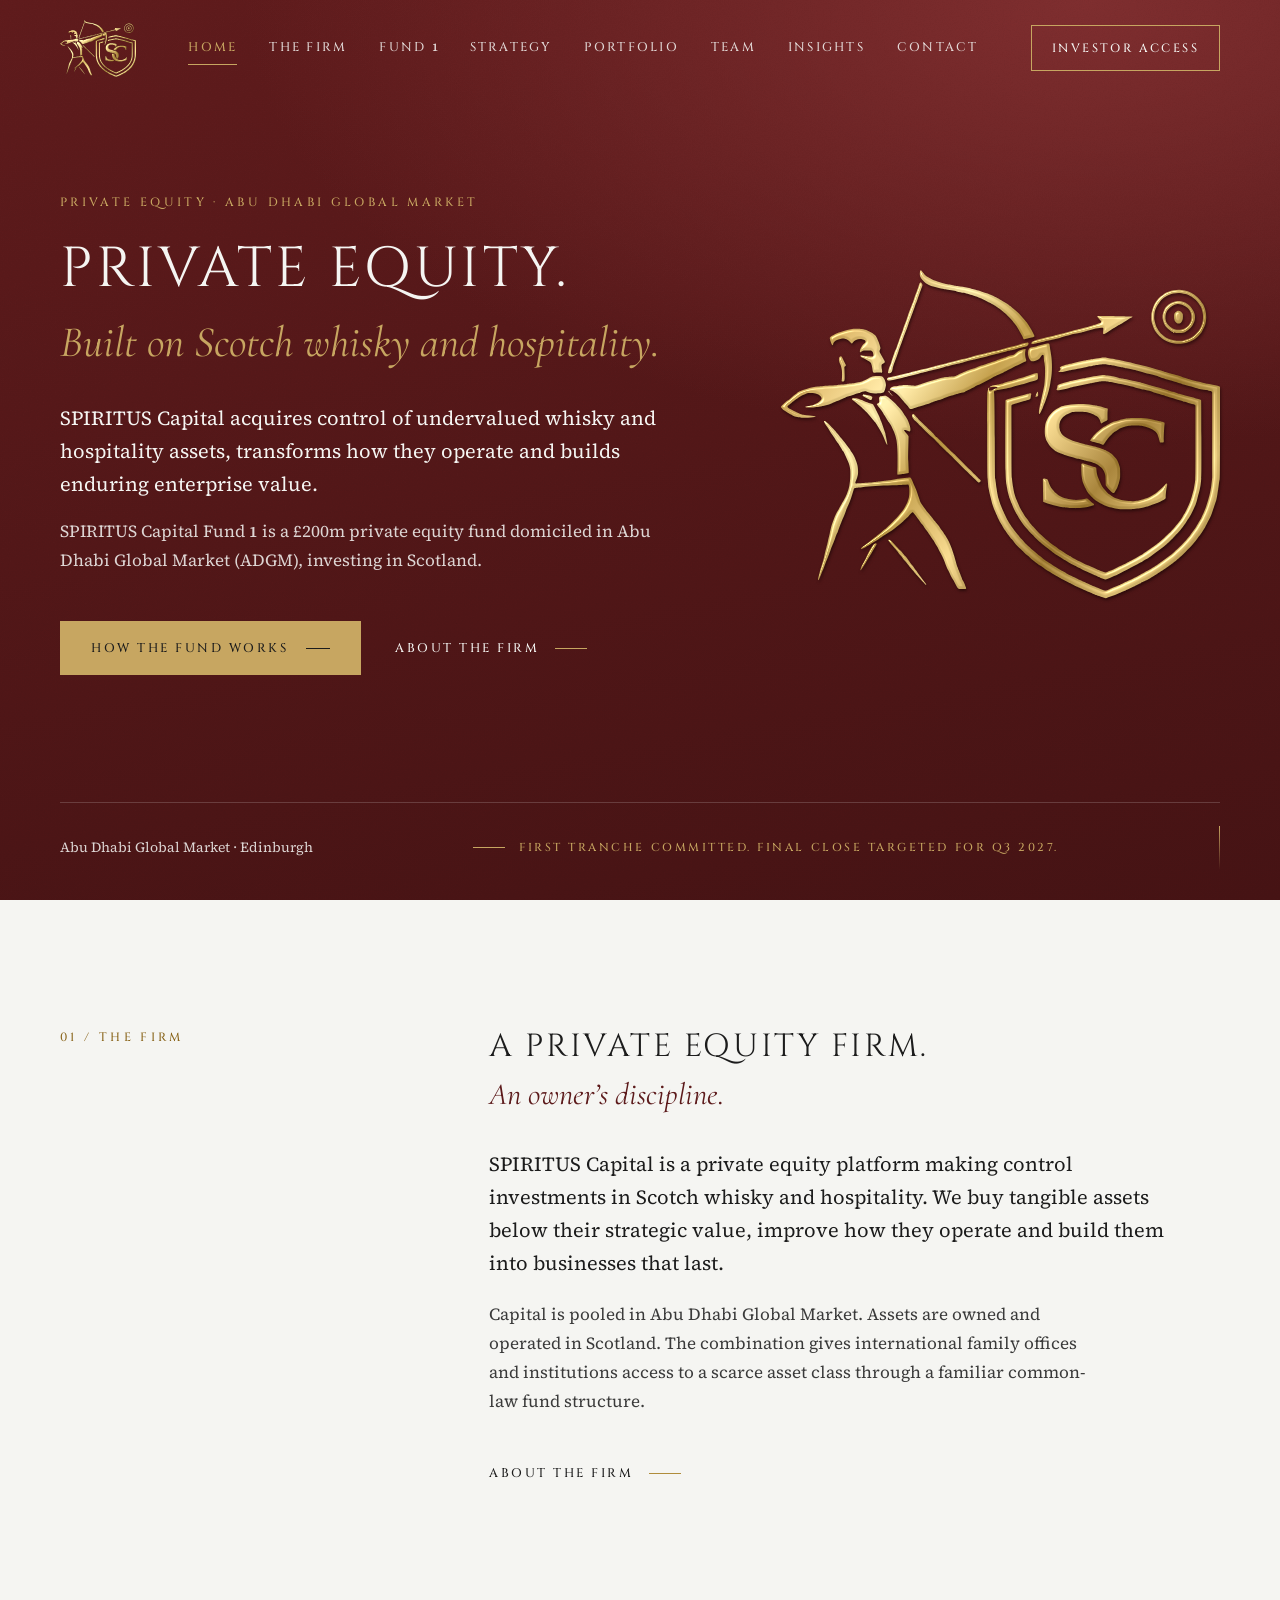
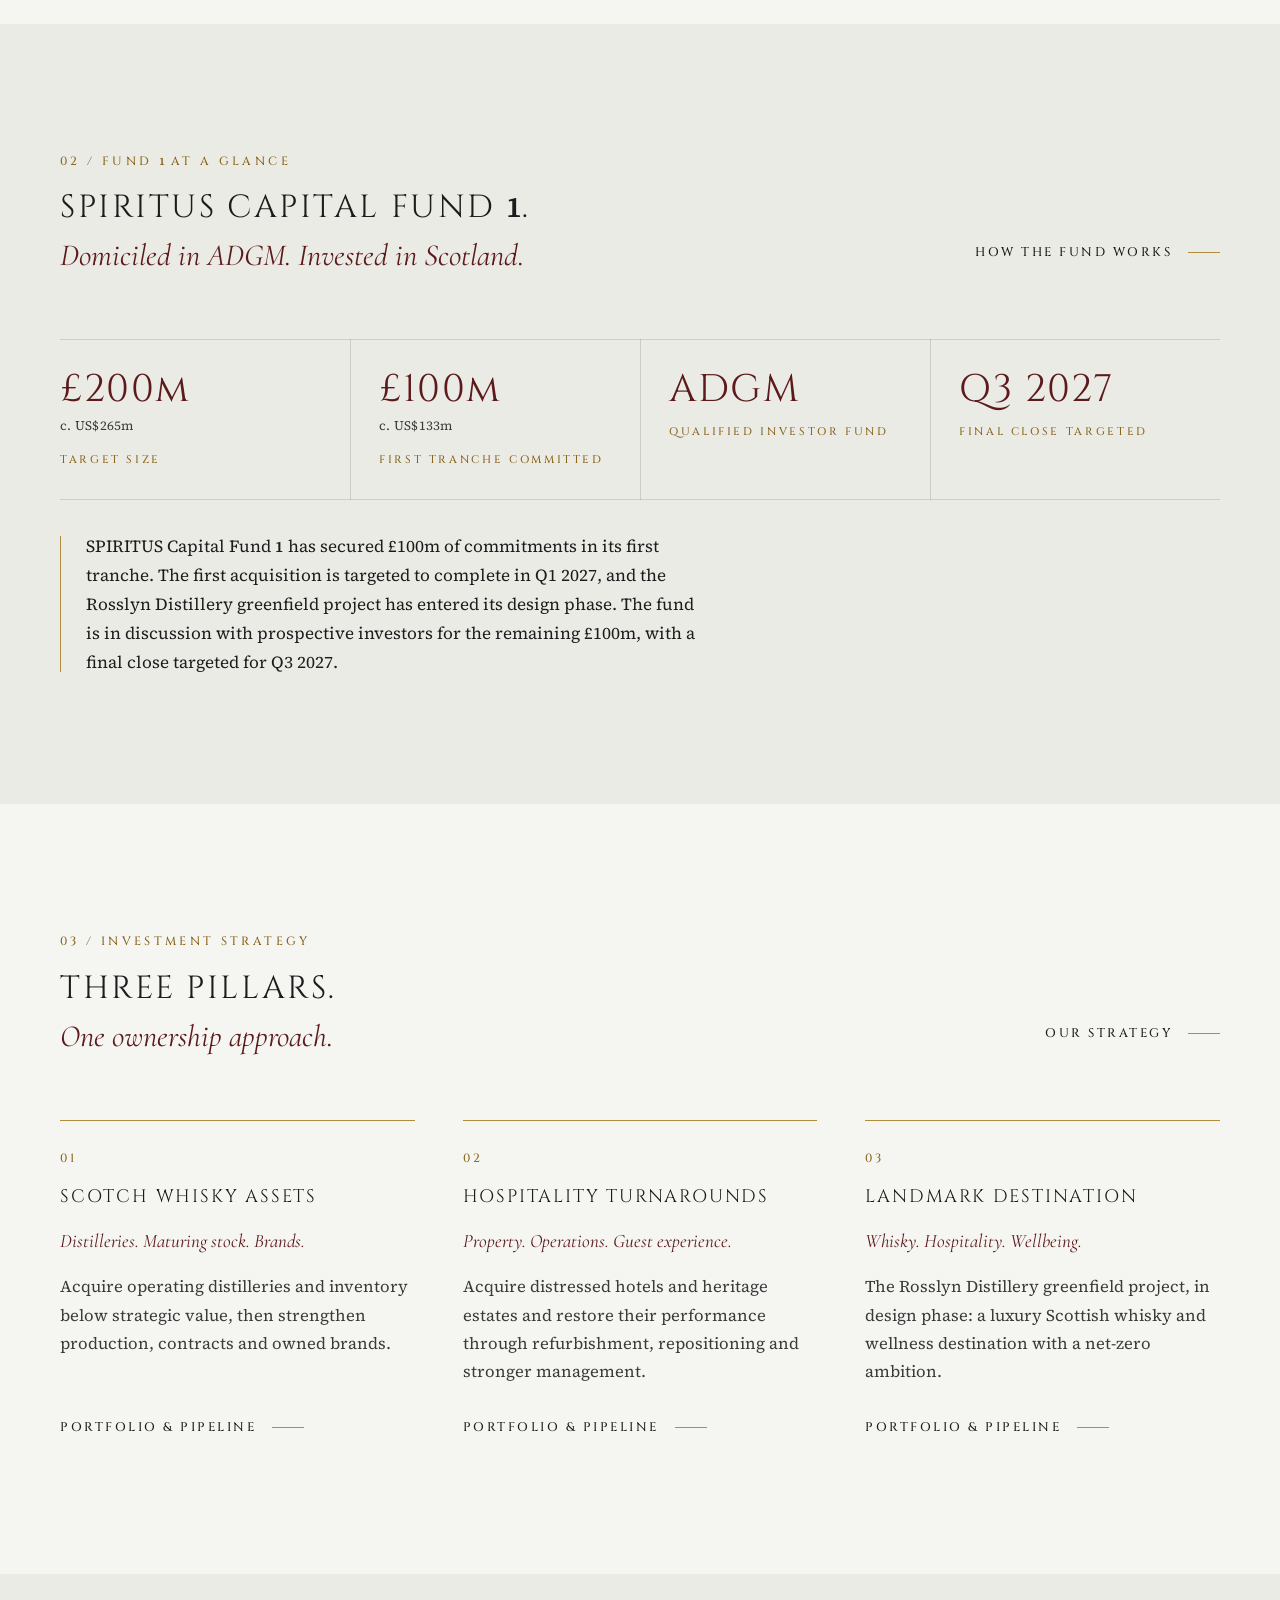
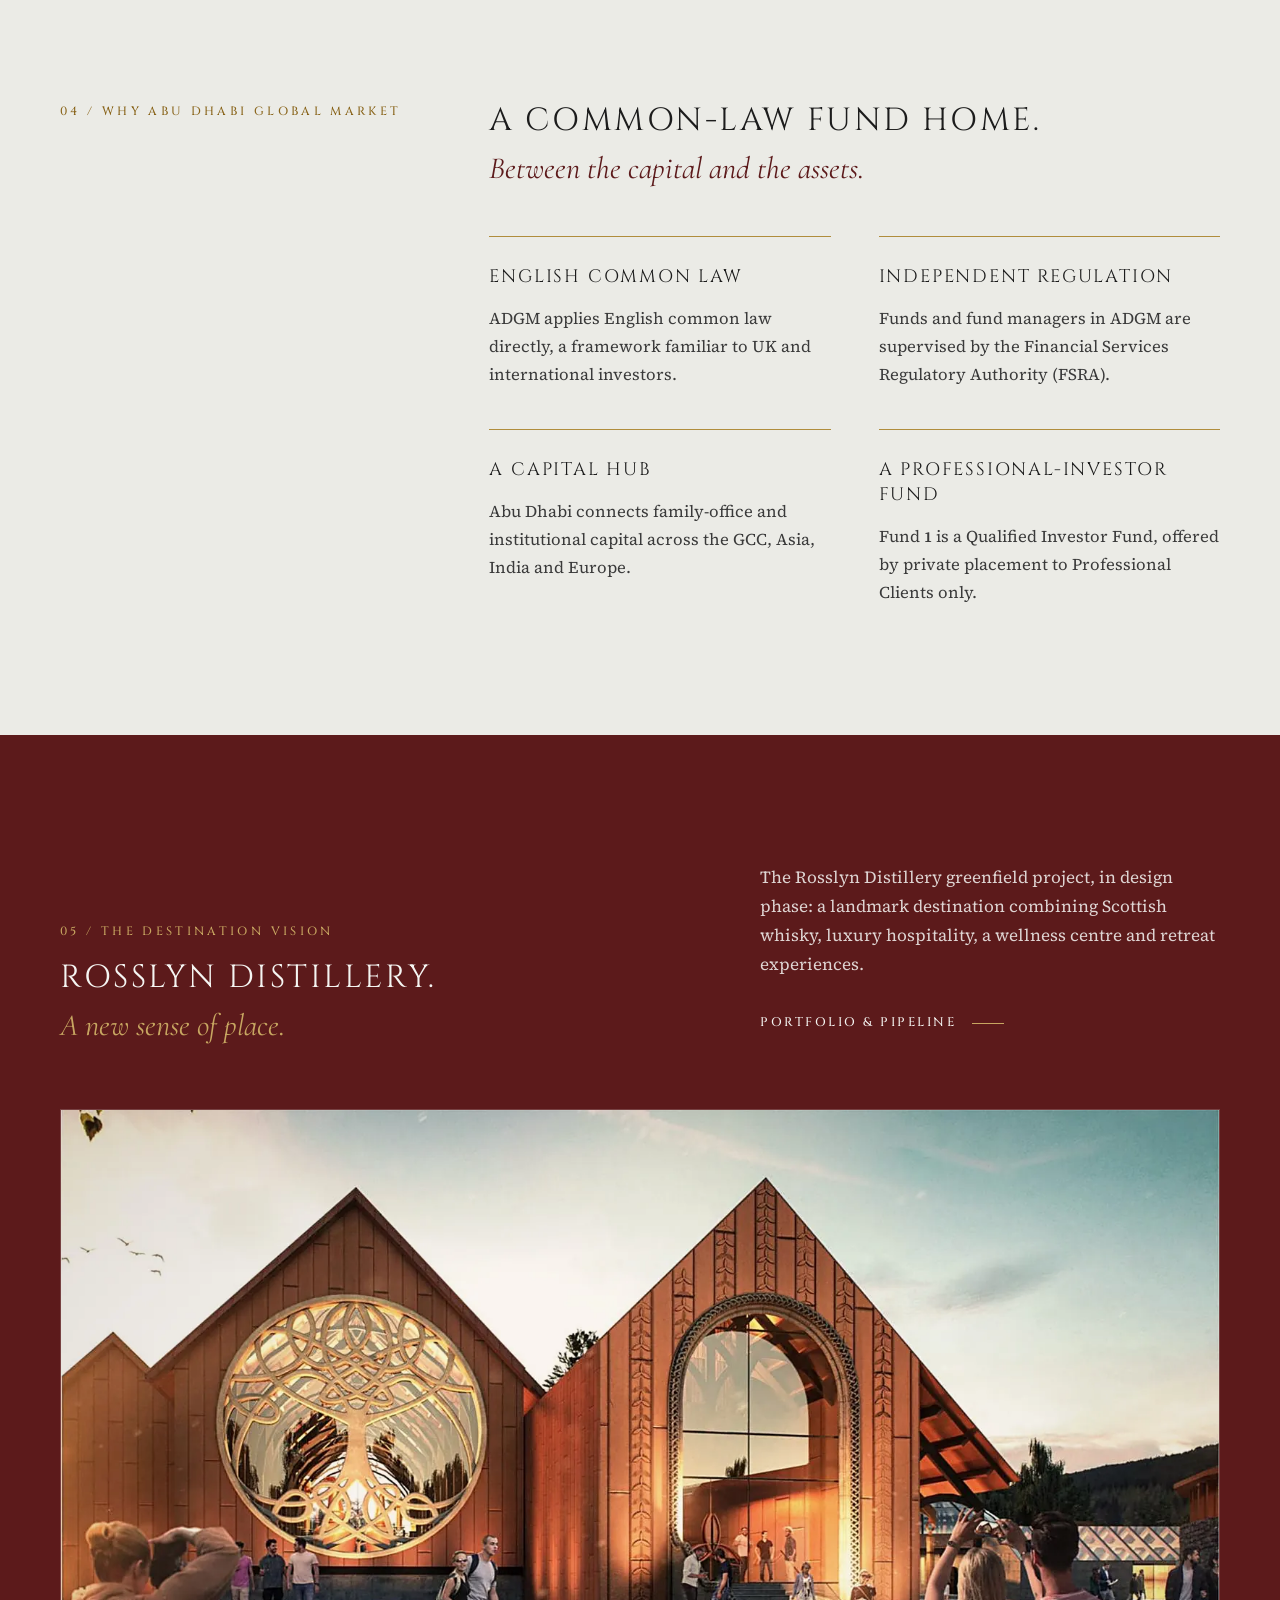
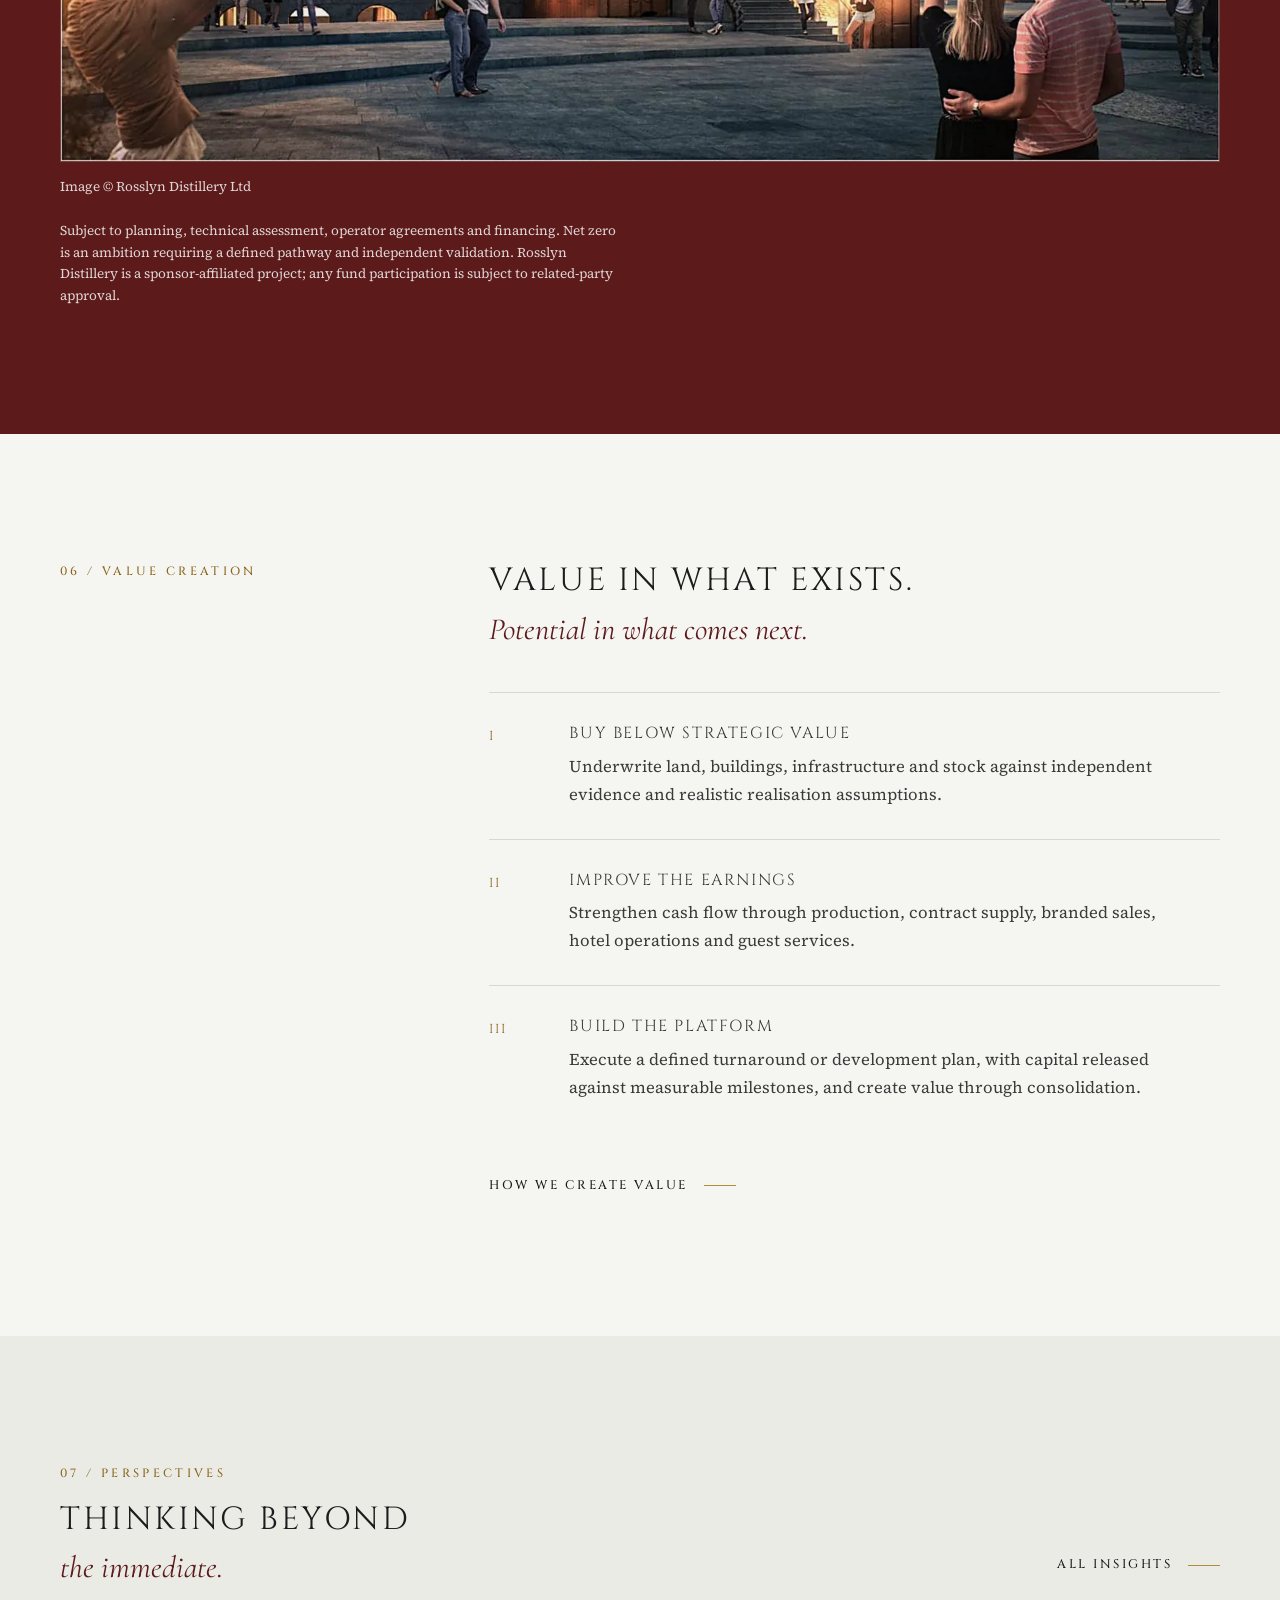
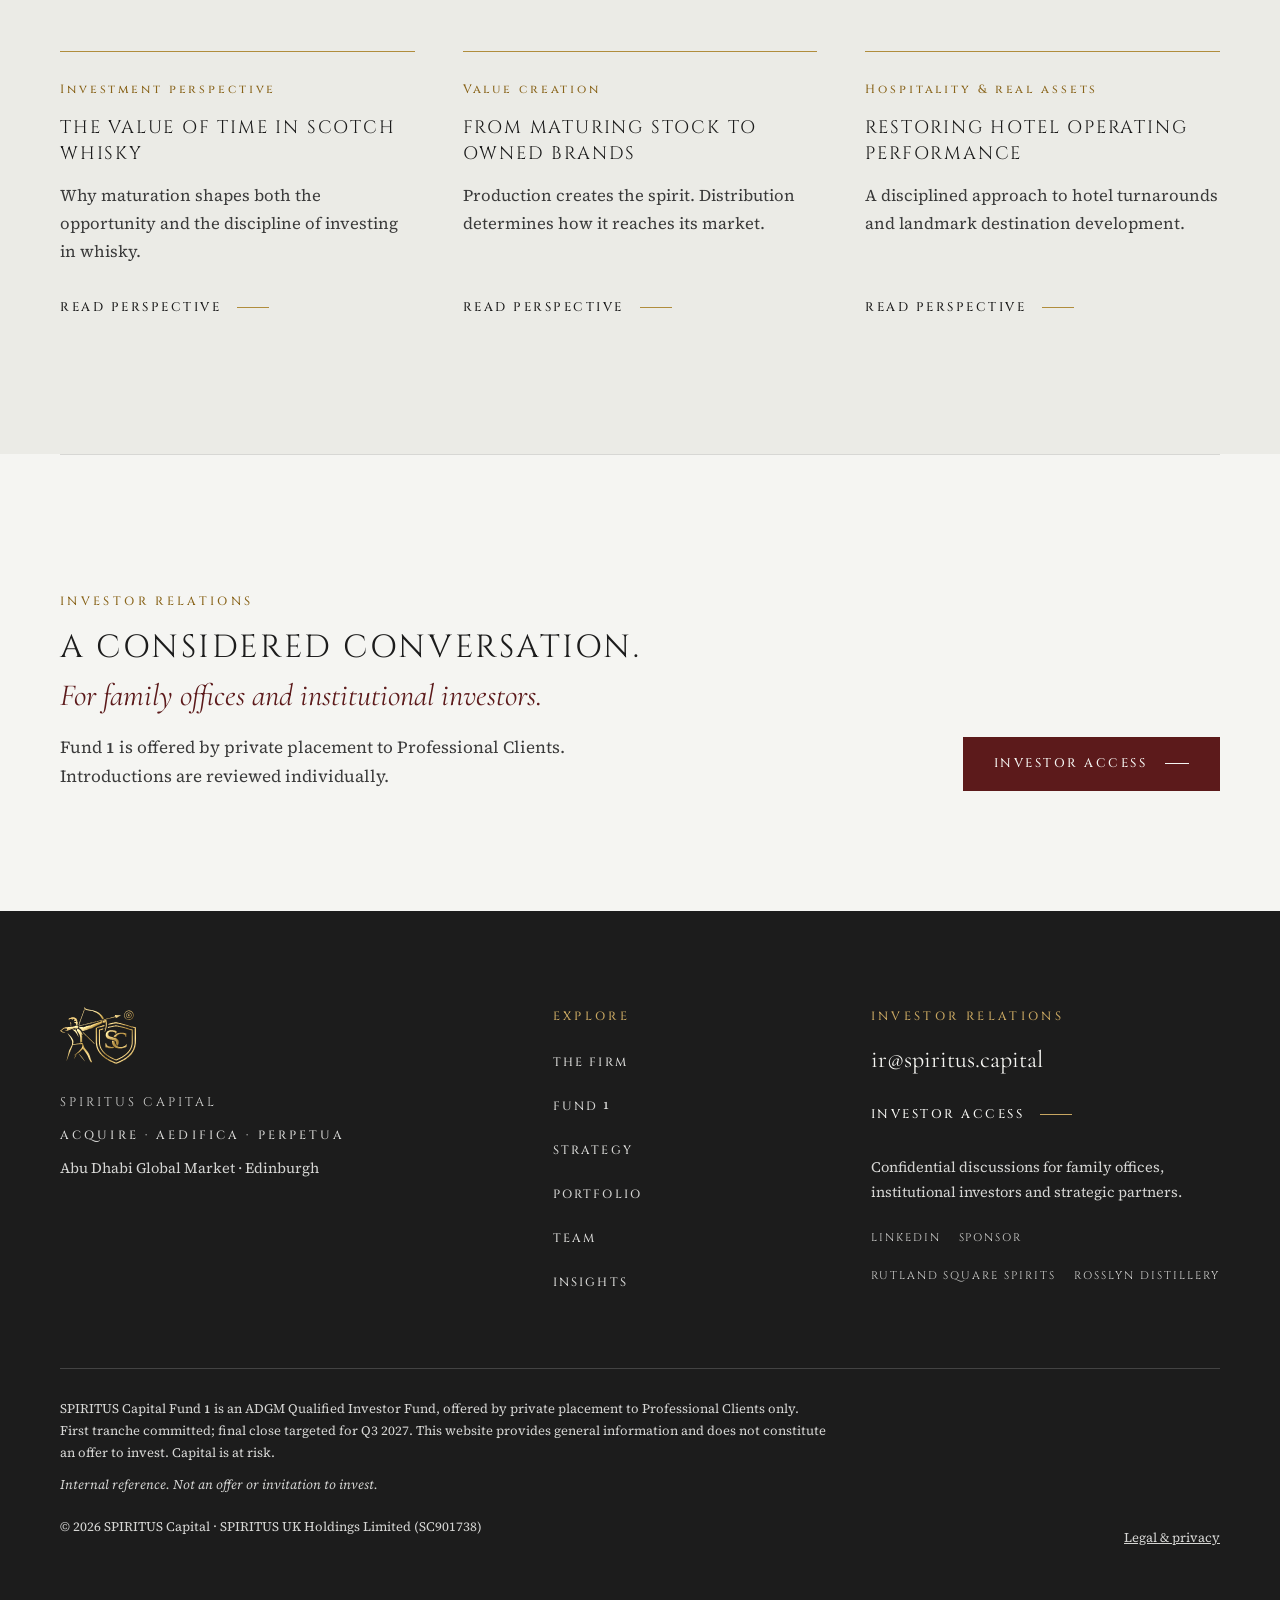
<file: index.html>
<!DOCTYPE html>
<html lang="en-GB">
<head>
<meta charset="utf-8">
<meta name="viewport" content="width=device-width, initial-scale=1">
<title>SPIRITUS Capital | Private equity · Abu Dhabi Global Market</title>
<meta name="description" content="SPIRITUS Capital is a private equity platform investing in Scotch whisky and hospitality. SPIRITUS Capital Fund 1 is an ADGM Qualified Investor Fund.">
<meta name="robots" content="index, follow">
<link rel="canonical" href="https://spiritus.capital/">
<meta property="og:type" content="website">
<meta property="og:site_name" content="SPIRITUS Capital">
<meta property="og:title" content="SPIRITUS Capital | Private equity · Abu Dhabi Global Market">
<meta property="og:description" content="SPIRITUS Capital is a private equity platform investing in Scotch whisky and hospitality. SPIRITUS Capital Fund 1 is an ADGM Qualified Investor Fund.">
<meta property="og:url" content="https://spiritus.capital/">
<meta property="og:image" content="https://spiritus.capital/assets/og.jpg">
<meta property="og:image:width" content="1200"><meta property="og:image:height" content="630">
<meta property="og:image:alt" content="SPIRITUS Capital — private equity, Abu Dhabi Global Market">
<meta name="twitter:card" content="summary_large_image">
<meta name="theme-color" content="#5C1A1B">
<link rel="icon" type="image/svg+xml" href="/assets/img/crest-gold.svg">
<link rel="icon" type="image/png" sizes="32x32" href="/assets/img/favicon-32.png">
<link rel="apple-touch-icon" href="/assets/img/apple-touch-icon.png">
<link rel="preload" href="/assets/fonts/cinzel-400.woff2" as="font" type="font/woff2" crossorigin>
<link rel="preload" href="/assets/fonts/cormorant-400i.woff2" as="font" type="font/woff2" crossorigin>
<link rel="preload" href="/assets/fonts/sourceserif-400.woff2" as="font" type="font/woff2" crossorigin>
<link rel="stylesheet" href="/assets/site.css?v=202611252149">
<script type="application/ld+json">{"@context": "https://schema.org", "@type": "Organization", "@id": "https://spiritus.capital/#org", "name": "SPIRITUS Capital", "legalName": "SPIRITUS UK Holdings Limited", "url": "https://spiritus.capital", "logo": "https://spiritus.capital/assets/img/icon-512.png", "email": "ir@spiritus.capital", "sameAs": ["https://www.linkedin.com/company/147026980/", "https://www.wikidata.org/wiki/Q142307048"], "founder": {"@type": "Person", "@id": "https://nishantsharma.co.uk/#nishant", "name": "Nishant Sharma", "url": "https://nishantsharma.co.uk/", "sameAs": ["https://www.linkedin.com/in/nishantsharma08/"]}}</script>
</head>
<body>
<a class="skip" href="#main">Skip to content</a>
<div class="progress" id="progress" aria-hidden="true"></div>
<svg width="0" height="0" style="position:absolute" aria-hidden="true" focusable="false"><defs>
<linearGradient id="foil" gradientUnits="userSpaceOnUse" x1="0" y1="0" x2="800" y2="600">
<stop offset="0" stop-color="#7d5c1f"/><stop offset=".16" stop-color="#c9a458"/><stop offset=".3" stop-color="#f1dfa0"/><stop offset=".42" stop-color="#b08d3c"/><stop offset=".56" stop-color="#e3c77f"/><stop offset=".7" stop-color="#94712a"/><stop offset=".84" stop-color="#d9bc72"/><stop offset="1" stop-color="#8c6a26"/></linearGradient>
<linearGradient id="glint" gradientUnits="userSpaceOnUse" x1="0" y1="0" x2="800" y2="220">
<stop offset=".38" stop-color="#fff8e2" stop-opacity="0"/><stop offset=".5" stop-color="#fff8e2" stop-opacity=".55"/><stop offset=".62" stop-color="#fff8e2" stop-opacity="0"/>
<animateTransform attributeName="gradientTransform" type="translate" values="-1000 0;-1000 0;1000 0" keyTimes="0;.55;1" dur="9s" repeatCount="indefinite"/></linearGradient>
<filter id="emboss" x="-4%" y="-4%" width="108%" height="112%" color-interpolation-filters="sRGB">
<feGaussianBlur in="SourceAlpha" stdDeviation="2.2" result="b"/>
<feSpecularLighting in="b" surfaceScale="4" specularConstant=".85" specularExponent="18" lighting-color="#fff4d6" result="s"><feDistantLight azimuth="225" elevation="40"/></feSpecularLighting>
<feComposite in="s" in2="SourceAlpha" operator="in" result="s2"/>
<feComposite in="SourceGraphic" in2="s2" operator="arithmetic" k2="1" k3=".6" result="lit"/>
<feOffset in="SourceAlpha" dx="1.5" dy="3" result="o"/><feGaussianBlur in="o" stdDeviation="3" result="ob"/>
<feFlood flood-color="#160404" flood-opacity=".6"/><feComposite in2="ob" operator="in" result="shadow"/>
<feMerge><feMergeNode in="shadow"/><feMergeNode in="lit"/></feMerge></filter>
<filter id="emboss-sm" x="-6%" y="-6%" width="112%" height="116%" color-interpolation-filters="sRGB">
<feGaussianBlur in="SourceAlpha" stdDeviation="3" result="b"/>
<feSpecularLighting in="b" surfaceScale="3" specularConstant=".7" specularExponent="14" lighting-color="#fff4d6" result="s"><feDistantLight azimuth="225" elevation="45"/></feSpecularLighting>
<feComposite in="s" in2="SourceAlpha" operator="in" result="s2"/>
<feComposite in="SourceGraphic" in2="s2" operator="arithmetic" k2="1" k3=".5" result="lit"/>
<feOffset in="SourceAlpha" dx="2" dy="5" result="o"/><feGaussianBlur in="o" stdDeviation="4" result="ob"/>
<feFlood flood-color="#0e0303" flood-opacity=".55"/><feComposite in2="ob" operator="in" result="shadow"/>
<feMerge><feMergeNode in="shadow"/><feMergeNode in="lit"/></feMerge></filter>
</defs></svg>
<header class="site" id="hdr">
  <div class="wrap hbar">
    <a class="mark" href="/" aria-label="SPIRITUS Capital — home"><svg class="crest " viewBox="0 0 800 600" role="img" aria-label="SPIRITUS Capital" focusable="false"><g filter="url(#emboss-sm)"><use href="/assets/img/crest-symbol.svg#c" fill="url(#foil)"/></g></svg></a>
    <nav class="main" id="nav" aria-label="Main">
      <a href="/" aria-current="page">Home</a><a href="/firm/">The Firm</a><a href="/fund/">Fund&nbsp;<span class="n1">1</span></a><a href="/strategy/">Strategy</a><a href="/portfolio/">Portfolio</a><a href="/team/">Team</a><a href="/insights/">Insights</a><a href="/contact/">Contact</a><a class="nav-access" href="/investor-access/">Investor access</a>
    </nav>
    <div class="hright">
      <a class="access" href="/investor-access/">Investor access</a>
      <button class="burger" id="burger" aria-label="Menu" aria-expanded="false" aria-controls="nav"><i></i><i></i><i></i></button>
    </div>
  </div>
</header>
<main id="main">

  <section class="hero g-ox grad on-dark">
    <div class="wrap hero-grid">
      <div>
        <p class="eyebrow" data-h>Private equity · Abu Dhabi Global Market</p>
        <h1 data-h style="--d:.15s"><span class="disp">Private equity.</span> <span class="stmt">Built on Scotch whisky and hospitality.</span></h1>
        <p class="lead" data-h style="--d:.35s">SPIRITUS Capital acquires control of undervalued whisky and hospitality assets, transforms how they operate and builds enduring enterprise value.</p>
        <p class="thesis" data-h style="--d:.45s">SPIRITUS Capital Fund&nbsp;<span class="n1">1</span> is a £200m private equity fund domiciled in Abu Dhabi Global Market (ADGM), investing in Scotland.</p>
        <div class="actions" data-h style="--d:.6s"><a class="btn" href="/fund/">How the fund works</a><a class="go" href="/firm/">About the firm</a></div>
      </div>
      <div class="seal" id="seal"><svg class="crest hero-crest" viewBox="0 0 800 600" aria-hidden="true" focusable="false"><g filter="url(#emboss)"><use href="/assets/img/crest-symbol.svg#c" fill="url(#foil)"/></g><use href="/assets/img/crest-symbol.svg#c" fill="url(#glint)"/></svg></div>
    </div>
    <div class="wrap"><div class="hero-foot" data-h style="--d:.8s"><span>Abu Dhabi Global Market · Edinburgh</span><span class="status">First tranche committed. Final close targeted for Q3 2027.</span><span class="scrollcue" aria-hidden="true"></span></div></div>
  </section>

  <section class="sec g-iv">
    <div class="wrap split">
      <p class="eyebrow" data-r>01 / The firm</p>
      <div>
        <h2 data-r><span class="head">A private equity firm.</span> <span class="stmt">An owner’s discipline.</span></h2>
        <p class="lead" data-r style="margin-top:34px">SPIRITUS Capital is a private equity platform making control investments in Scotch whisky and hospitality. We buy tangible assets below their strategic value, improve how they operate and build them into businesses that last.</p>
        <p class="body" data-r style="margin-top:20px">Capital is pooled in Abu Dhabi Global Market. Assets are owned and operated in Scotland. The combination gives international family offices and institutions access to a scarce asset class through a familiar common-law fund structure.</p>
        <p data-r style="margin-top:36px"><a class="go" href="/firm/">About the firm</a></p>
      </div>
    </div>
  </section>

  <section class="sec g-bone">
    <div class="wrap">
      <div class="head-row" data-r>
        <div><p class="eyebrow">02 / Fund&nbsp;<span class="n1">1</span> at a glance</p><h2 style="margin-top:18px"><span class="head">SPIRITUS Capital Fund&nbsp;<span class="n1">1</span>.</span> <span class="stmt">Domiciled in ADGM. Invested in Scotland.</span></h2></div>
        <a class="go" href="/fund/">How the fund works</a>
      </div>
      <div class="tiles four" data-r>
        <div><div class="v">£<span class="count" data-to="200">200</span>m</div><div class="fx">c. US$265m</div><div class="k">Target size</div></div>
        <div><div class="v">£<span class="count" data-to="100">100</span>m</div><div class="fx">c. US$133m</div><div class="k">First tranche committed</div></div>
        <div><div class="v">ADGM</div><div class="k">Qualified Investor Fund</div></div>
        <div><div class="v">Q3 2027</div><div class="k">Final close targeted</div></div>
      </div>
      <div class="statusblock" data-r style="max-width:760px"><p>SPIRITUS Capital Fund&nbsp;<span class="n1">1</span> has secured £100m of commitments in its first tranche. The first acquisition is targeted to complete in Q1 2027, and the Rosslyn Distillery greenfield project has entered its design phase. The fund is in discussion with prospective investors for the remaining £100m, with a final close targeted for Q3 2027.</p></div>
    </div>
  </section>

  <section class="sec g-iv">
    <div class="wrap">
      <div class="head-row" data-r>
        <div><p class="eyebrow">03 / Investment strategy</p><h2 style="margin-top:18px"><span class="head">Three pillars.</span> <span class="stmt">One ownership approach.</span></h2></div>
        <a class="go" href="/strategy/">Our strategy</a>
      </div>
      <div class="grid3">
        <a class="col" href="/portfolio/" data-r><span class="rule" data-line></span><span class="num">01</span><span class="title">Scotch whisky assets</span><span class="sub">Distilleries. Maturing stock. Brands.</span><p>Acquire operating distilleries and inventory below strategic value, then strengthen production, contracts and owned brands.</p><span class="go">Portfolio &amp; pipeline</span></a>
        <a class="col" href="/portfolio/" data-r style="--d:.12s"><span class="rule" data-line style="--d:.12s"></span><span class="num">02</span><span class="title">Hospitality turnarounds</span><span class="sub">Property. Operations. Guest experience.</span><p>Acquire distressed hotels and heritage estates and restore their performance through refurbishment, repositioning and stronger management.</p><span class="go">Portfolio &amp; pipeline</span></a>
        <a class="col" href="/portfolio/" data-r style="--d:.24s"><span class="rule" data-line style="--d:.24s"></span><span class="num">03</span><span class="title">Landmark destination</span><span class="sub">Whisky. Hospitality. Wellbeing.</span><p>The Rosslyn Distillery greenfield project, in design phase: a luxury Scottish whisky and wellness destination with a net-zero ambition.</p><span class="go">Portfolio &amp; pipeline</span></a>
      </div>
    </div>
  </section>

  <section class="sec g-bone">
    <div class="wrap split">
      <p class="eyebrow" data-r>04 / Why Abu Dhabi Global Market</p>
      <div>
        <h2 data-r><span class="head">A common-law fund home.</span> <span class="stmt">Between the capital and the assets.</span></h2>
        <div class="grid2" style="margin-top:48px;gap:40px 48px">
          <div class="col" data-r><span class="rule" data-line></span><span class="title">English common law</span><p>ADGM applies English common law directly, a framework familiar to UK and international investors.</p></div>
          <div class="col" data-r style="--d:.1s"><span class="rule" data-line style="--d:.1s"></span><span class="title">Independent regulation</span><p>Funds and fund managers in ADGM are supervised by the Financial Services Regulatory Authority (FSRA).</p></div>
          <div class="col" data-r><span class="rule" data-line></span><span class="title">A capital hub</span><p>Abu Dhabi connects family-office and institutional capital across the GCC, Asia, India and Europe.</p></div>
          <div class="col" data-r style="--d:.1s"><span class="rule" data-line style="--d:.1s"></span><span class="title">A professional-investor fund</span><p>Fund&nbsp;<span class="n1">1</span> is a Qualified Investor Fund, offered by private placement to Professional Clients only.</p></div>
        </div>
      </div>
    </div>
  </section>

  <section class="sec g-ox on-dark">
    <div class="wrap">
      <div class="head-row" data-r>
        <div><p class="eyebrow">05 / The destination vision</p><h2 style="margin-top:18px"><span class="head">Rosslyn Distillery.</span> <span class="stmt">A new sense of place.</span></h2></div>
        <div style="max-width:460px"><p>The Rosslyn Distillery greenfield project, in design phase: a landmark destination combining Scottish whisky, luxury hospitality, a wellness centre and retreat experiences.</p><p style="margin-top:22px"><a class="go" href="/portfolio/">Portfolio &amp; pipeline</a></p></div>
      </div>
      <figure class="figure" data-r data-fig><div class="frame"><picture><source type="image/webp" srcset="/assets/img/rosslyn-1000.webp 1000w, /assets/img/rosslyn-1600.webp 1600w, /assets/img/rosslyn-2400.webp 2400w" sizes="(max-width:1240px) 100vw, 1160px"><img src="/assets/img/rosslyn-1600.jpg" alt="Concept illustration of the Rosslyn Distillery greenfield project" width="1600" height="900" loading="lazy" decoding="async"></picture></div><figcaption class="caption">Image © Rosslyn Distillery Ltd</figcaption></figure>
      <p class="caption" style="margin-top:22px" data-r>Subject to planning, technical assessment, operator agreements and financing. Net zero is an ambition requiring a defined pathway and independent validation. Rosslyn Distillery is a sponsor-affiliated project; any fund participation is subject to related-party approval.</p>
    </div>
  </section>

  <section class="sec g-iv">
    <div class="wrap split">
      <p class="eyebrow" data-r>06 / Value creation</p>
      <div>
        <h2 data-r><span class="head">Value in what exists.</span> <span class="stmt">Potential in what comes next.</span></h2>
        <div class="list" style="margin-top:44px">
          <div data-r><span class="n">I</span><div><p class="title">Buy below strategic value</p><p>Underwrite land, buildings, infrastructure and stock against independent evidence and realistic realisation assumptions.</p></div></div>
          <div data-r style="--d:.1s"><span class="n">II</span><div><p class="title">Improve the earnings</p><p>Strengthen cash flow through production, contract supply, branded sales, hotel operations and guest services.</p></div></div>
          <div data-r style="--d:.2s"><span class="n">III</span><div><p class="title">Build the platform</p><p>Execute a defined turnaround or development plan, with capital released against measurable milestones, and create value through consolidation.</p></div></div>
        </div>
        <p data-r style="margin-top:32px"><a class="go" href="/strategy/">How we create value</a></p>
      </div>
    </div>
  </section>

  <section class="sec g-bone">
    <div class="wrap">
      <div class="head-row" data-r>
        <div><p class="eyebrow">07 / Perspectives</p><h2 style="margin-top:18px"><span class="head">Thinking beyond</span> <span class="stmt">the immediate.</span></h2></div>
        <a class="go" href="/insights/">All insights</a>
      </div>
      <div class="grid3">
        <a class="col" href="/insights/the-value-of-time-in-scotch-whisky/" data-r><span class="rule" data-line></span><span class="num">Investment perspective</span><span class="title">The value of time in Scotch whisky</span><p>Why maturation shapes both the opportunity and the discipline of investing in whisky.</p><span class="go">Read perspective</span></a>
        <a class="col" href="/insights/from-maturing-stock-to-owned-brands/" data-r style="--d:.12s"><span class="rule" data-line style="--d:.12s"></span><span class="num">Value creation</span><span class="title">From maturing stock to owned brands</span><p>Production creates the spirit. Distribution determines how it reaches its market.</p><span class="go">Read perspective</span></a>
        <a class="col" href="/insights/restoring-hotel-operating-performance/" data-r style="--d:.24s"><span class="rule" data-line style="--d:.24s"></span><span class="num">Hospitality &amp; real assets</span><span class="title">Restoring hotel operating performance</span><p>A disciplined approach to hotel turnarounds and landmark destination development.</p><span class="go">Read perspective</span></a>
      </div>
    </div>
  </section>
  <section class="close g-iv"><div class="wrap row" data-r><div><p class="eyebrow">Investor relations</p><h2><span class="head">A considered conversation.</span> <span class="stmt">For family offices and institutional investors.</span></h2><p class="body">Fund&nbsp;<span class="n1">1</span> is offered by private placement to Professional Clients. Introductions are reviewed individually.</p></div><a class="btn ox" href="/investor-access/">Investor access</a></div></section>

</main>
<footer class="site on-dark">
  <div class="wrap fgrid">
    <div>
      <svg class="crest sym" viewBox="0 0 800 600" aria-hidden="true" focusable="false"><g filter="url(#emboss-sm)"><use href="/assets/img/crest-symbol.svg#c" fill="url(#foil)"/></g></svg>
      <p class="fid">SPIRITUS CAPITAL</p>
      <p class="motto">ACQUIRE · AEDIFICA · PERPETUA</p>
      <p class="floc">Abu Dhabi Global Market · Edinburgh</p>
    </div>
    <nav class="fnav" aria-label="Footer"><p class="eyebrow">Explore</p><a href="/firm/">The Firm</a><a href="/fund/">Fund&nbsp;<span class="n1">1</span></a><a href="/strategy/">Strategy</a><a href="/portfolio/">Portfolio</a><a href="/team/">Team</a><a href="/insights/">Insights</a></nav>
    <div class="fcontact"><p class="eyebrow" style="margin-top:0">Investor relations</p><a class="fmail" href="mailto:ir@spiritus.capital">ir@spiritus.capital</a><br><a class="go" href="/investor-access/">Investor access</a><p>Confidential discussions for family offices, institutional investors and strategic partners.</p><p class="flinks"><a class="fl" href="https://www.linkedin.com/company/147026980/" target="_blank" rel="noopener">LinkedIn</a><a class="fl" href="https://nishantsharma.co.uk/" target="_blank" rel="noopener">Sponsor</a><a class="fl" href="https://www.rutlandsquarespirits.com" target="_blank" rel="noopener">Rutland Square Spirits</a><a class="fl" href="https://rosslyndistillery.com/" target="_blank" rel="noopener">Rosslyn Distillery</a></p></div>
  </div>
  <div class="wrap flegal">
    <p>SPIRITUS Capital Fund&nbsp;<span class="n1">1</span> is an ADGM Qualified Investor Fund, offered by private placement to Professional Clients only. First tranche committed; final close targeted for Q3 2027. This website provides general information and does not constitute an offer to invest. Capital is at risk.</p>
    <p class="std">Internal reference. Not an offer or invitation to invest.</p>
    <div class="row"><span>© 2026 SPIRITUS Capital · SPIRITUS UK Holdings Limited (SC901738)</span><a href="/legal/">Legal &amp; privacy</a></div>
  </div>
</footer>
<script src="/assets/site.js?v=202611252149" defer></script>
</body>
</html>
</file>
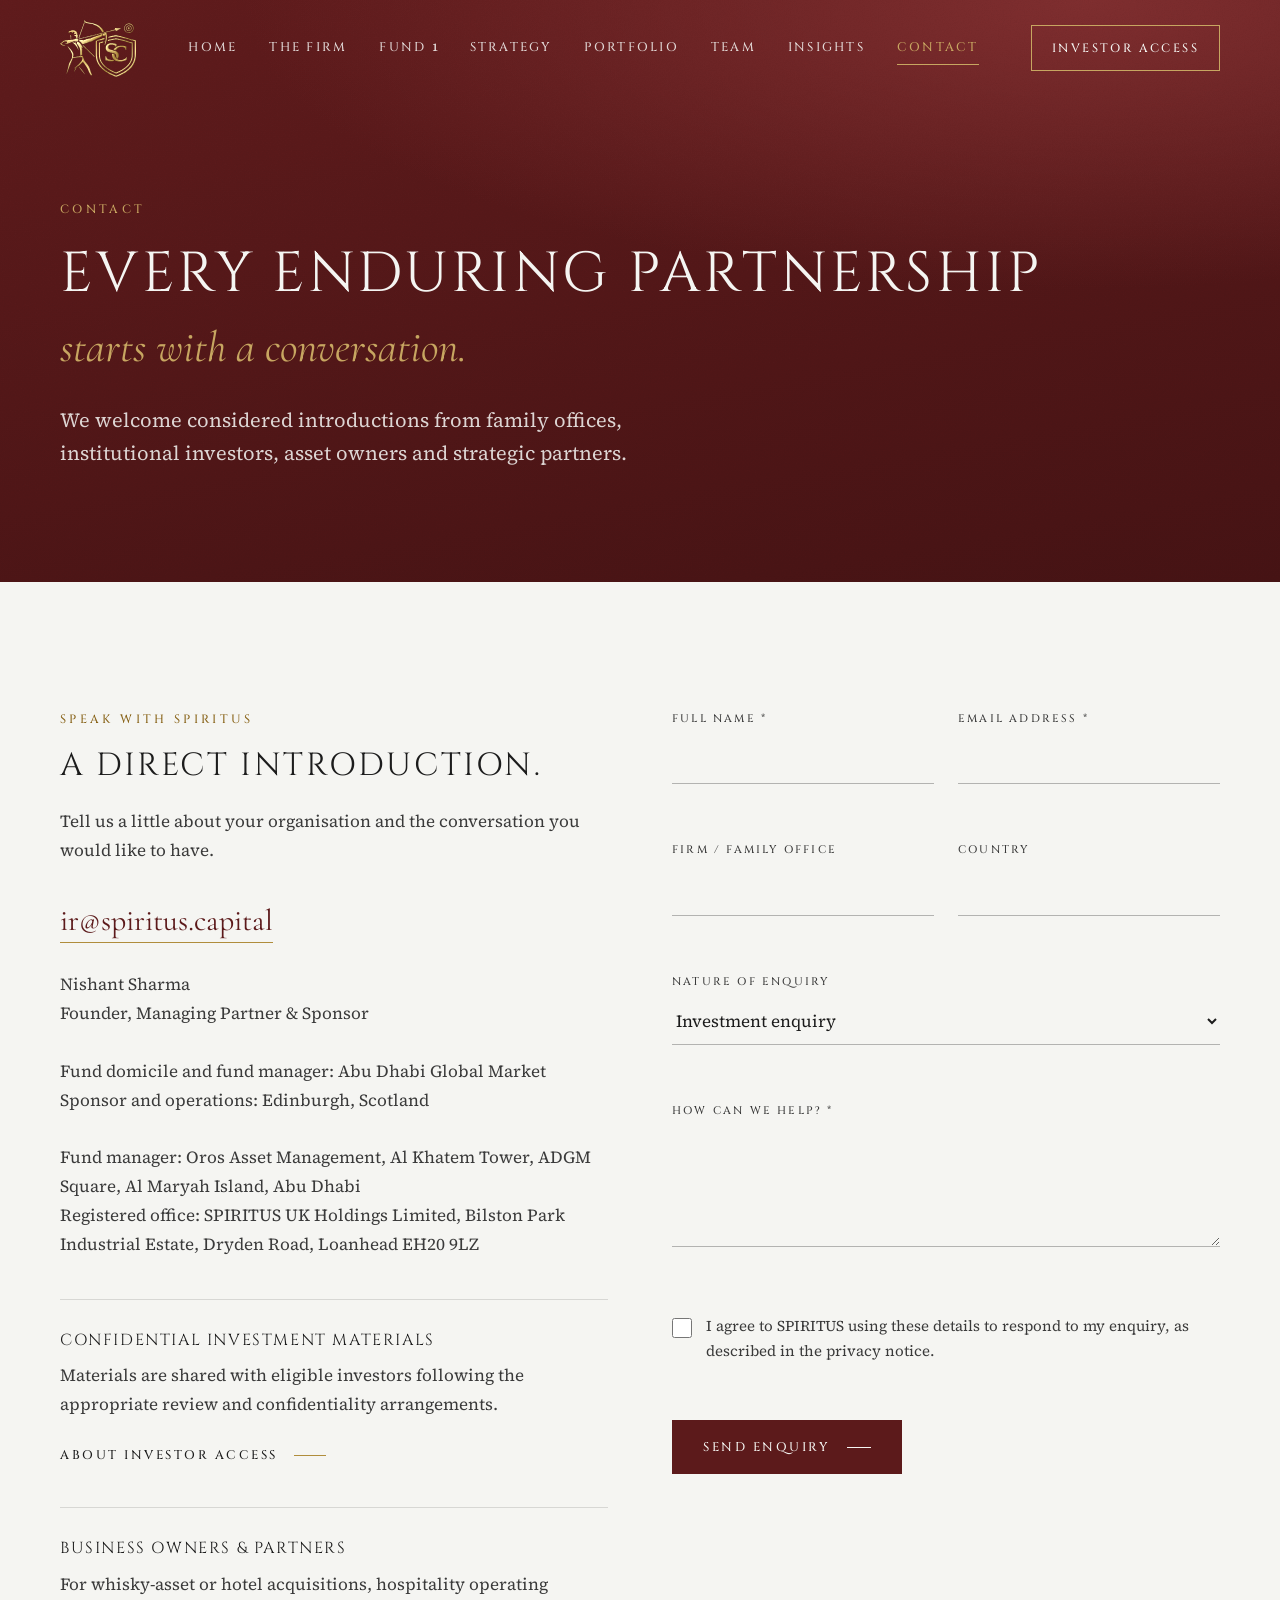
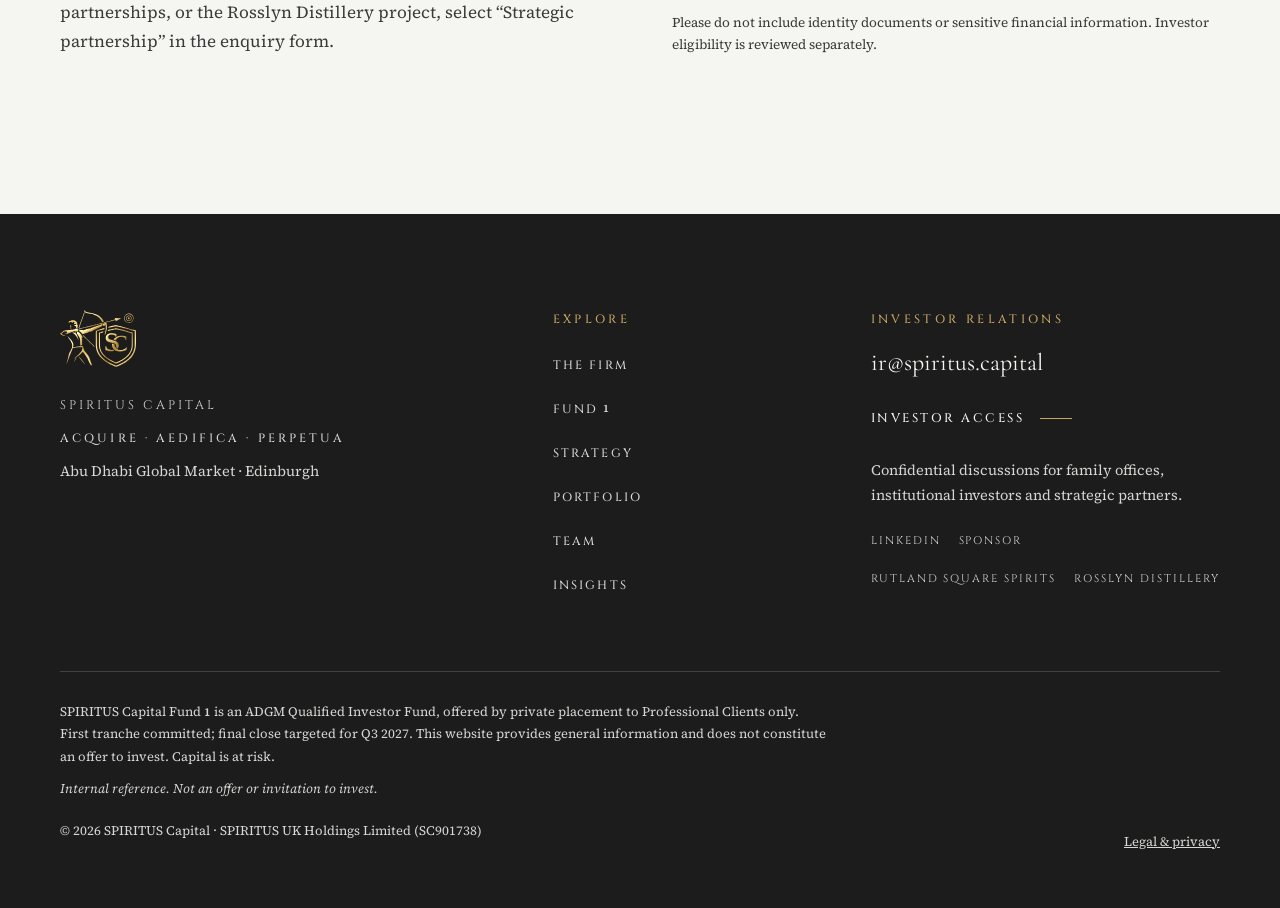
<file: contact/index.html>
<!DOCTYPE html>
<html lang="en-GB">
<head>
<meta charset="utf-8">
<meta name="viewport" content="width=device-width, initial-scale=1">
<title>Contact | SPIRITUS Capital</title>
<meta name="description" content="Contact SPIRITUS Capital investor relations about SPIRITUS Capital Fund 1, asset opportunities or partnerships.">
<meta name="robots" content="index, follow">
<link rel="canonical" href="https://spiritus.capital/contact/">
<meta property="og:type" content="website">
<meta property="og:site_name" content="SPIRITUS Capital">
<meta property="og:title" content="Contact | SPIRITUS Capital">
<meta property="og:description" content="Contact SPIRITUS Capital investor relations about SPIRITUS Capital Fund 1, asset opportunities or partnerships.">
<meta property="og:url" content="https://spiritus.capital/contact/">
<meta property="og:image" content="https://spiritus.capital/assets/og.jpg">
<meta property="og:image:width" content="1200"><meta property="og:image:height" content="630">
<meta property="og:image:alt" content="SPIRITUS Capital — private equity, Abu Dhabi Global Market">
<meta name="twitter:card" content="summary_large_image">
<meta name="theme-color" content="#5C1A1B">
<link rel="icon" type="image/svg+xml" href="/assets/img/crest-gold.svg">
<link rel="icon" type="image/png" sizes="32x32" href="/assets/img/favicon-32.png">
<link rel="apple-touch-icon" href="/assets/img/apple-touch-icon.png">
<link rel="preload" href="/assets/fonts/cinzel-400.woff2" as="font" type="font/woff2" crossorigin>
<link rel="preload" href="/assets/fonts/cormorant-400i.woff2" as="font" type="font/woff2" crossorigin>
<link rel="preload" href="/assets/fonts/sourceserif-400.woff2" as="font" type="font/woff2" crossorigin>
<link rel="stylesheet" href="/assets/site.css?v=202611252149">
</head>
<body>
<a class="skip" href="#main">Skip to content</a>
<div class="progress" id="progress" aria-hidden="true"></div>
<svg width="0" height="0" style="position:absolute" aria-hidden="true" focusable="false"><defs>
<linearGradient id="foil" gradientUnits="userSpaceOnUse" x1="0" y1="0" x2="800" y2="600">
<stop offset="0" stop-color="#7d5c1f"/><stop offset=".16" stop-color="#c9a458"/><stop offset=".3" stop-color="#f1dfa0"/><stop offset=".42" stop-color="#b08d3c"/><stop offset=".56" stop-color="#e3c77f"/><stop offset=".7" stop-color="#94712a"/><stop offset=".84" stop-color="#d9bc72"/><stop offset="1" stop-color="#8c6a26"/></linearGradient>
<linearGradient id="glint" gradientUnits="userSpaceOnUse" x1="0" y1="0" x2="800" y2="220">
<stop offset=".38" stop-color="#fff8e2" stop-opacity="0"/><stop offset=".5" stop-color="#fff8e2" stop-opacity=".55"/><stop offset=".62" stop-color="#fff8e2" stop-opacity="0"/>
<animateTransform attributeName="gradientTransform" type="translate" values="-1000 0;-1000 0;1000 0" keyTimes="0;.55;1" dur="9s" repeatCount="indefinite"/></linearGradient>
<filter id="emboss" x="-4%" y="-4%" width="108%" height="112%" color-interpolation-filters="sRGB">
<feGaussianBlur in="SourceAlpha" stdDeviation="2.2" result="b"/>
<feSpecularLighting in="b" surfaceScale="4" specularConstant=".85" specularExponent="18" lighting-color="#fff4d6" result="s"><feDistantLight azimuth="225" elevation="40"/></feSpecularLighting>
<feComposite in="s" in2="SourceAlpha" operator="in" result="s2"/>
<feComposite in="SourceGraphic" in2="s2" operator="arithmetic" k2="1" k3=".6" result="lit"/>
<feOffset in="SourceAlpha" dx="1.5" dy="3" result="o"/><feGaussianBlur in="o" stdDeviation="3" result="ob"/>
<feFlood flood-color="#160404" flood-opacity=".6"/><feComposite in2="ob" operator="in" result="shadow"/>
<feMerge><feMergeNode in="shadow"/><feMergeNode in="lit"/></feMerge></filter>
<filter id="emboss-sm" x="-6%" y="-6%" width="112%" height="116%" color-interpolation-filters="sRGB">
<feGaussianBlur in="SourceAlpha" stdDeviation="3" result="b"/>
<feSpecularLighting in="b" surfaceScale="3" specularConstant=".7" specularExponent="14" lighting-color="#fff4d6" result="s"><feDistantLight azimuth="225" elevation="45"/></feSpecularLighting>
<feComposite in="s" in2="SourceAlpha" operator="in" result="s2"/>
<feComposite in="SourceGraphic" in2="s2" operator="arithmetic" k2="1" k3=".5" result="lit"/>
<feOffset in="SourceAlpha" dx="2" dy="5" result="o"/><feGaussianBlur in="o" stdDeviation="4" result="ob"/>
<feFlood flood-color="#0e0303" flood-opacity=".55"/><feComposite in2="ob" operator="in" result="shadow"/>
<feMerge><feMergeNode in="shadow"/><feMergeNode in="lit"/></feMerge></filter>
</defs></svg>
<header class="site" id="hdr">
  <div class="wrap hbar">
    <a class="mark" href="/" aria-label="SPIRITUS Capital — home"><svg class="crest " viewBox="0 0 800 600" role="img" aria-label="SPIRITUS Capital" focusable="false"><g filter="url(#emboss-sm)"><use href="/assets/img/crest-symbol.svg#c" fill="url(#foil)"/></g></svg></a>
    <nav class="main" id="nav" aria-label="Main">
      <a href="/">Home</a><a href="/firm/">The Firm</a><a href="/fund/">Fund&nbsp;<span class="n1">1</span></a><a href="/strategy/">Strategy</a><a href="/portfolio/">Portfolio</a><a href="/team/">Team</a><a href="/insights/">Insights</a><a href="/contact/" aria-current="page">Contact</a><a class="nav-access" href="/investor-access/">Investor access</a>
    </nav>
    <div class="hright">
      <a class="access" href="/investor-access/">Investor access</a>
      <button class="burger" id="burger" aria-label="Menu" aria-expanded="false" aria-controls="nav"><i></i><i></i><i></i></button>
    </div>
  </div>
</header>
<main id="main">

  <section class="phero g-ox grad on-dark"><div class="wrap"><p class="eyebrow" data-h>Contact</p><h1 data-h style="--d:.12s"><span class="disp">Every enduring partnership</span> <span class="stmt">starts with a conversation.</span></h1><p class="lead" data-h style="--d:.28s">We welcome considered introductions from family offices, institutional investors, asset owners and strategic partners.</p></div></section>
  <section class="sec g-iv"><div class="wrap grid2">
    <div data-r>
      <p class="eyebrow">Speak with SPIRITUS</p>
      <h2 style="margin:18px 0 22px"><span class="head">A direct introduction.</span></h2>
      <p class="body">Tell us a little about your organisation and the conversation you would like to have.</p>
      <p style="margin-top:30px"><a class="mailto" href="mailto:ir@spiritus.capital">ir@spiritus.capital</a></p>
      <p class="body" style="margin-top:24px">Nishant Sharma<br>Founder, Managing Partner &amp; Sponsor<br><br>Fund domicile and fund manager: Abu Dhabi Global Market<br>Sponsor and operations: Edinburgh, Scotland<br><br>Fund manager: Oros Asset Management, Al Khatem Tower, ADGM Square, Al Maryah Island, Abu Dhabi<br>Registered office: SPIRITUS UK Holdings Limited, Bilston Park Industrial Estate, Dryden Road, Loanhead EH20 9LZ</p>
      <div class="block-line" style="margin-top:40px"><p class="title">Confidential investment materials</p><p class="body">Materials are shared with eligible investors following the appropriate review and confidentiality arrangements.</p><p style="margin-top:14px"><a class="go" href="/investor-access/">About investor access</a></p></div>
      <div class="block-line"><p class="title">Business owners &amp; partners</p><p class="body">For whisky-asset or hotel acquisitions, hospitality operating partnerships, or the Rosslyn Distillery project, select “Strategic partnership” in the enquiry form.</p></div>
    </div>
    <form class="form" id="enquiry" data-endpoint="/api/enquiry" novalidate data-r style="--d:.12s">
      <div class="hp" aria-hidden="true"><label for="f-website">Leave this field empty</label><input id="f-website" name="website" type="text" tabindex="-1" autocomplete="off"></div>
      <div><label for="f-name">Full name *</label><input id="f-name" required autocomplete="name"></div>
      <div><label for="f-email">Email address *</label><input id="f-email" type="email" required autocomplete="email"></div>
      <div><label for="f-firm">Firm / family office</label><input id="f-firm" autocomplete="organization"></div>
      <div><label for="f-country">Country</label><input id="f-country" autocomplete="country-name"></div>
      <div class="full"><label for="f-type">Nature of enquiry</label><select id="f-type"><option value="investment-enquiry">Investment enquiry</option><option value="investor-access">Investor access</option><option value="strategic-partnership">Strategic partnership</option><option value="professional-adviser">Professional adviser</option><option value="media">Media enquiry</option><option value="other">Other</option></select></div>
      <div class="full"><label for="f-msg">How can we help? *</label><textarea id="f-msg" required></textarea></div>
      <div class="full check"><input type="checkbox" id="f-consent" required><label for="f-consent">I agree to SPIRITUS using these details to respond to my enquiry, as described in the privacy notice.</label></div>
      <div class="full"><button class="btn ox" type="submit">Send enquiry</button></div>
      <p class="full form-msg" id="form-msg" role="status" aria-live="polite"></p>
      <p class="full caption">Please do not include identity documents or sensitive financial information. Investor eligibility is reviewed separately.</p>
    </form>
  </div></section>

</main>
<footer class="site on-dark">
  <div class="wrap fgrid">
    <div>
      <svg class="crest sym" viewBox="0 0 800 600" aria-hidden="true" focusable="false"><g filter="url(#emboss-sm)"><use href="/assets/img/crest-symbol.svg#c" fill="url(#foil)"/></g></svg>
      <p class="fid">SPIRITUS CAPITAL</p>
      <p class="motto">ACQUIRE · AEDIFICA · PERPETUA</p>
      <p class="floc">Abu Dhabi Global Market · Edinburgh</p>
    </div>
    <nav class="fnav" aria-label="Footer"><p class="eyebrow">Explore</p><a href="/firm/">The Firm</a><a href="/fund/">Fund&nbsp;<span class="n1">1</span></a><a href="/strategy/">Strategy</a><a href="/portfolio/">Portfolio</a><a href="/team/">Team</a><a href="/insights/">Insights</a></nav>
    <div class="fcontact"><p class="eyebrow" style="margin-top:0">Investor relations</p><a class="fmail" href="mailto:ir@spiritus.capital">ir@spiritus.capital</a><br><a class="go" href="/investor-access/">Investor access</a><p>Confidential discussions for family offices, institutional investors and strategic partners.</p><p class="flinks"><a class="fl" href="https://www.linkedin.com/company/147026980/" target="_blank" rel="noopener">LinkedIn</a><a class="fl" href="https://nishantsharma.co.uk/" target="_blank" rel="noopener">Sponsor</a><a class="fl" href="https://www.rutlandsquarespirits.com" target="_blank" rel="noopener">Rutland Square Spirits</a><a class="fl" href="https://rosslyndistillery.com/" target="_blank" rel="noopener">Rosslyn Distillery</a></p></div>
  </div>
  <div class="wrap flegal">
    <p>SPIRITUS Capital Fund&nbsp;<span class="n1">1</span> is an ADGM Qualified Investor Fund, offered by private placement to Professional Clients only. First tranche committed; final close targeted for Q3 2027. This website provides general information and does not constitute an offer to invest. Capital is at risk.</p>
    <p class="std">Internal reference. Not an offer or invitation to invest.</p>
    <div class="row"><span>© 2026 SPIRITUS Capital · SPIRITUS UK Holdings Limited (SC901738)</span><a href="/legal/">Legal &amp; privacy</a></div>
  </div>
</footer>
<script src="/assets/site.js?v=202611252149" defer></script>
</body>
</html>
</file>
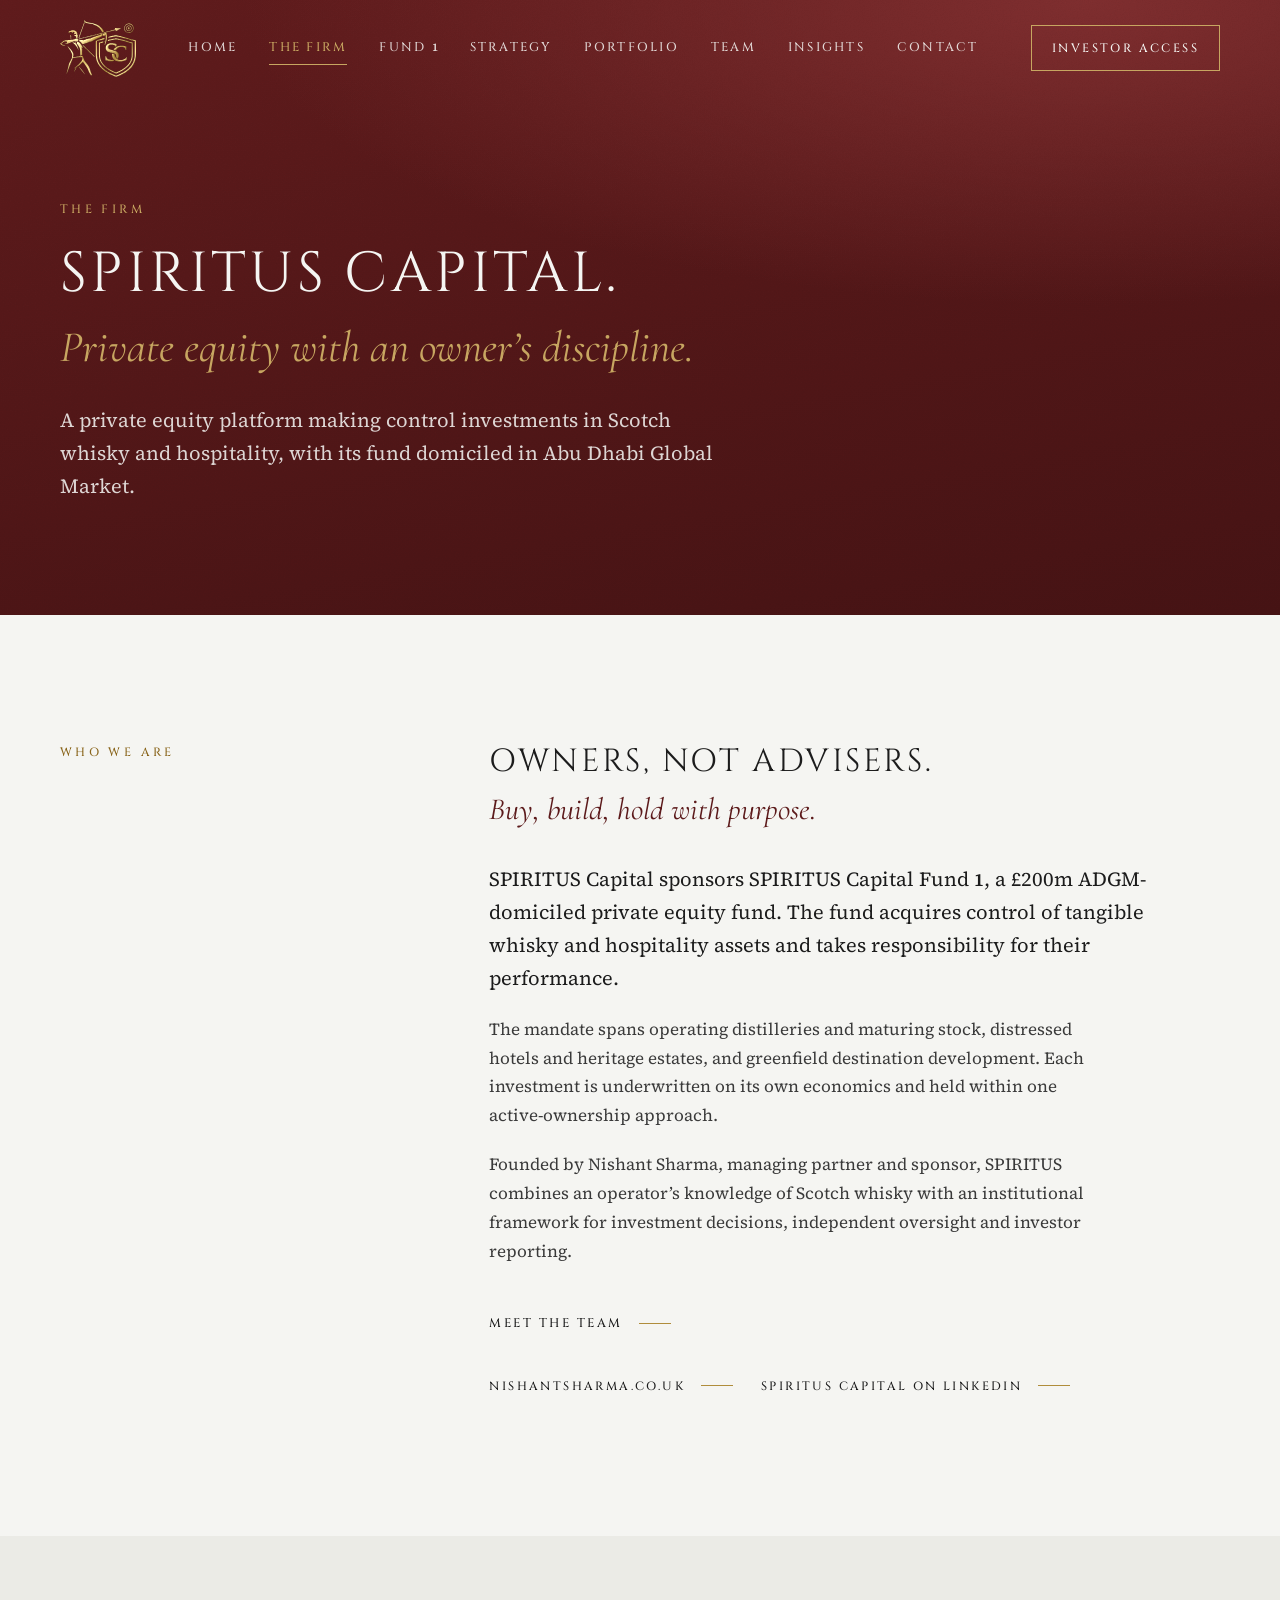
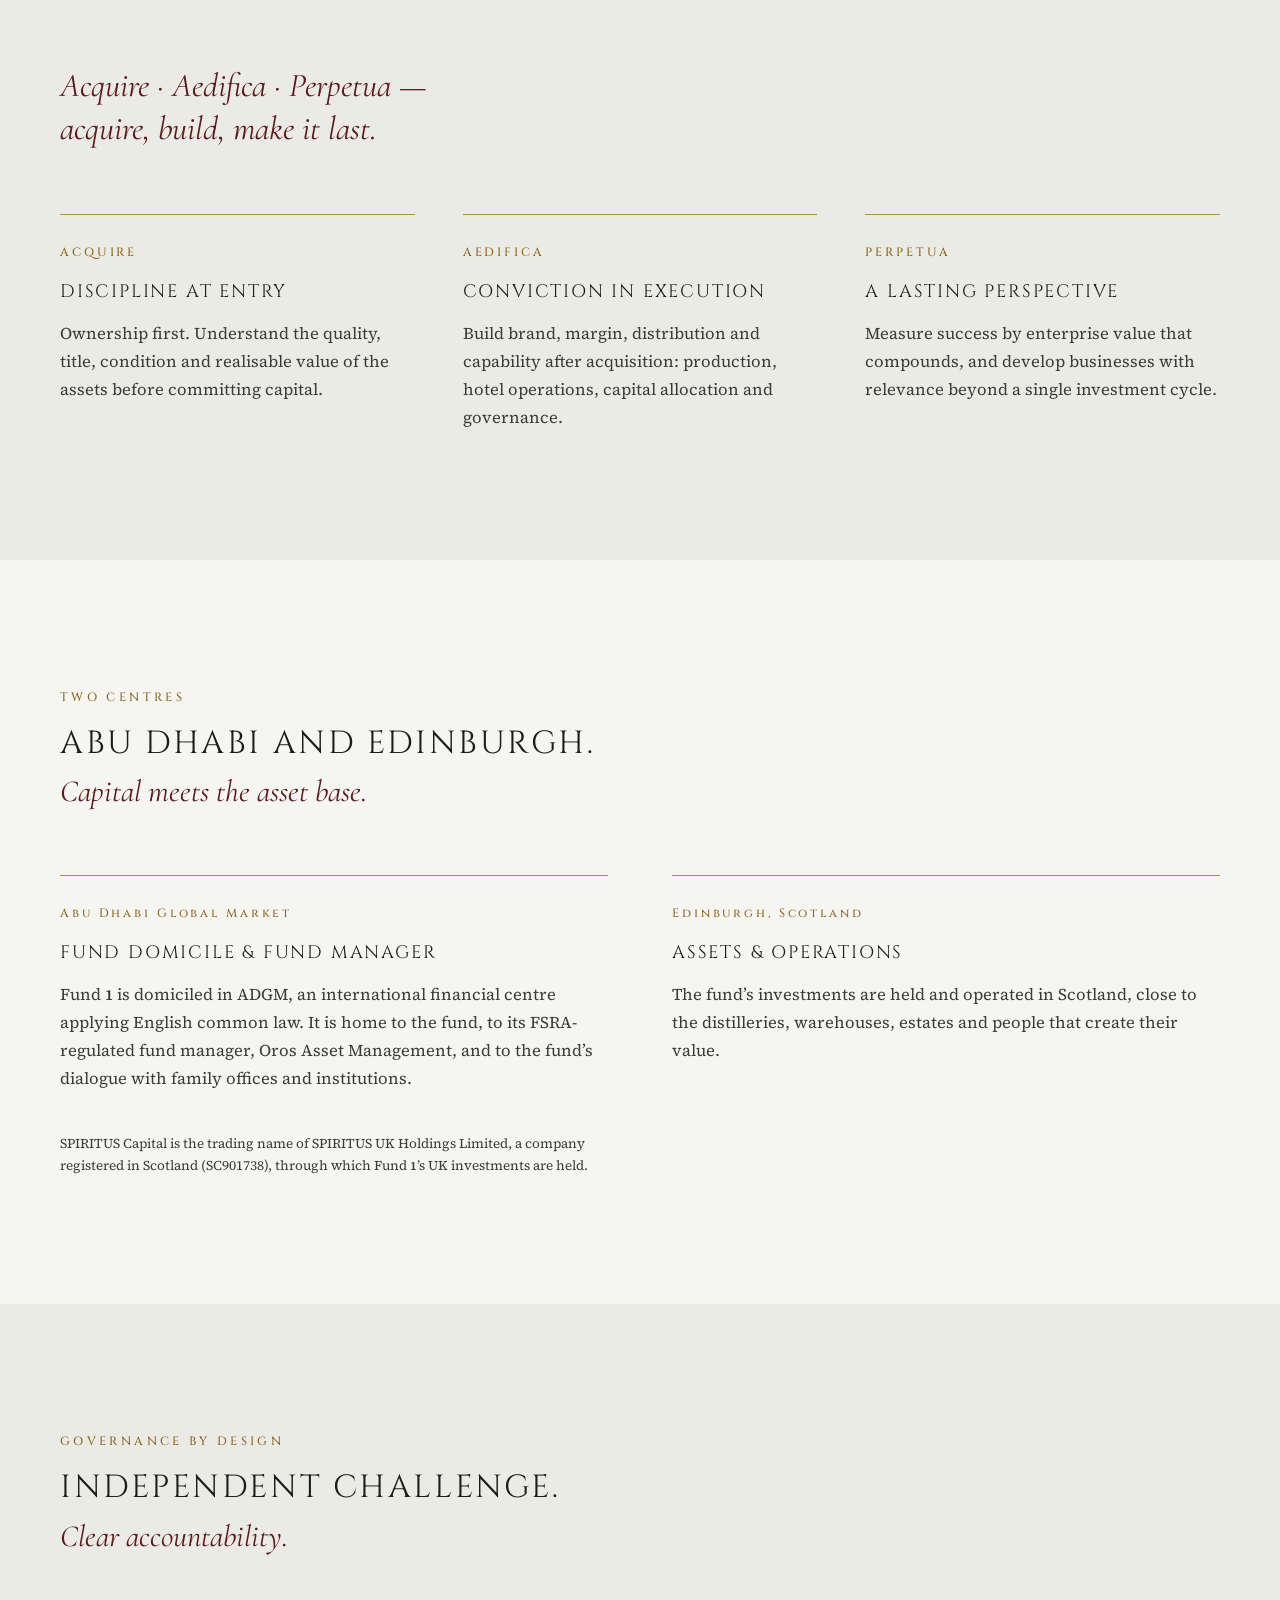
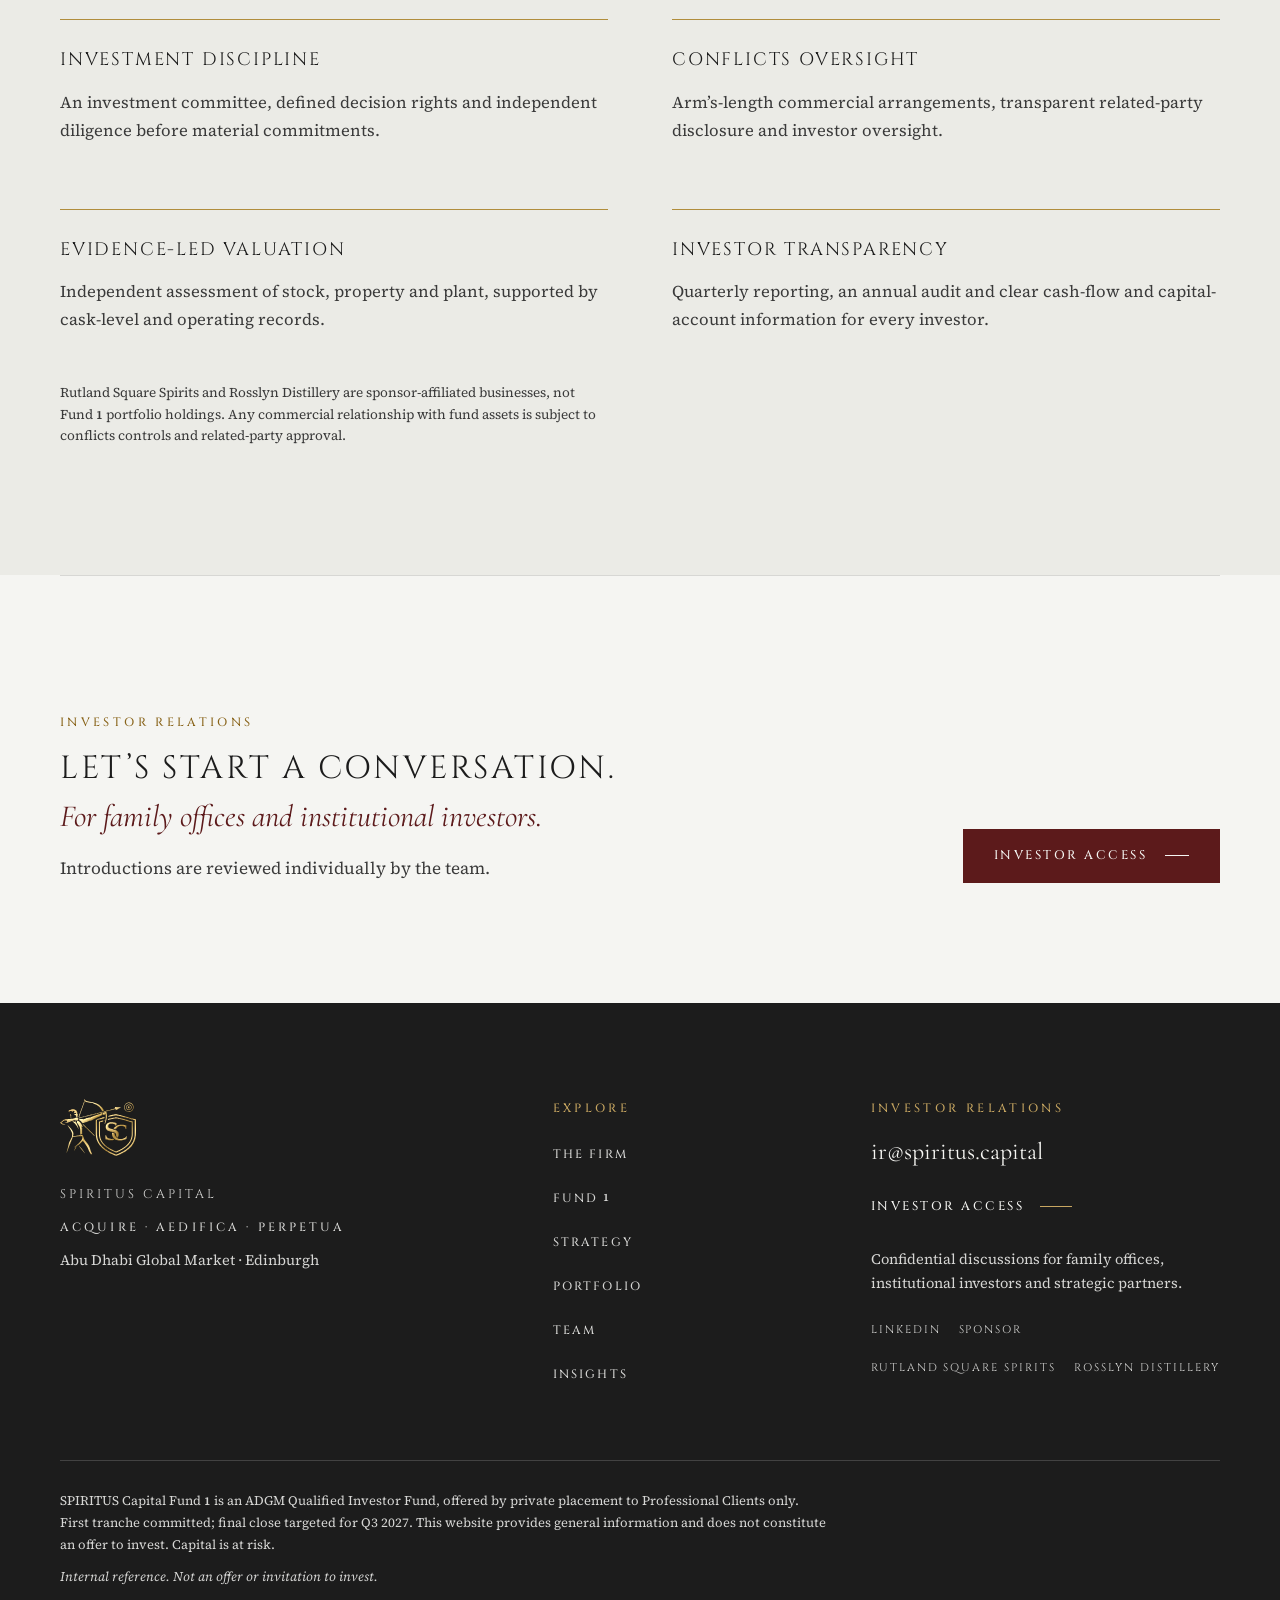
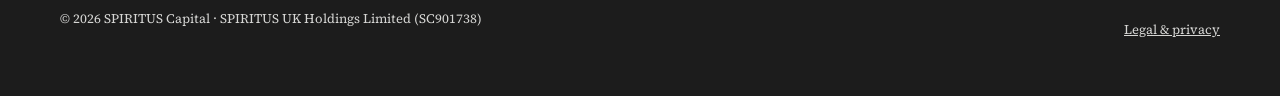
<file: firm/index.html>
<!DOCTYPE html>
<html lang="en-GB">
<head>
<meta charset="utf-8">
<meta name="viewport" content="width=device-width, initial-scale=1">
<title>The Firm | SPIRITUS Capital</title>
<meta name="description" content="A private equity platform making control investments in Scotch whisky and hospitality, with its fund domiciled and managed in Abu Dhabi Global Market.">
<meta name="robots" content="index, follow">
<link rel="canonical" href="https://spiritus.capital/firm/">
<meta property="og:type" content="website">
<meta property="og:site_name" content="SPIRITUS Capital">
<meta property="og:title" content="The Firm | SPIRITUS Capital">
<meta property="og:description" content="A private equity platform making control investments in Scotch whisky and hospitality, with its fund domiciled and managed in Abu Dhabi Global Market.">
<meta property="og:url" content="https://spiritus.capital/firm/">
<meta property="og:image" content="https://spiritus.capital/assets/og.jpg">
<meta property="og:image:width" content="1200"><meta property="og:image:height" content="630">
<meta property="og:image:alt" content="SPIRITUS Capital — private equity, Abu Dhabi Global Market">
<meta name="twitter:card" content="summary_large_image">
<meta name="theme-color" content="#5C1A1B">
<link rel="icon" type="image/svg+xml" href="/assets/img/crest-gold.svg">
<link rel="icon" type="image/png" sizes="32x32" href="/assets/img/favicon-32.png">
<link rel="apple-touch-icon" href="/assets/img/apple-touch-icon.png">
<link rel="preload" href="/assets/fonts/cinzel-400.woff2" as="font" type="font/woff2" crossorigin>
<link rel="preload" href="/assets/fonts/cormorant-400i.woff2" as="font" type="font/woff2" crossorigin>
<link rel="preload" href="/assets/fonts/sourceserif-400.woff2" as="font" type="font/woff2" crossorigin>
<link rel="stylesheet" href="/assets/site.css?v=202611252149">
</head>
<body>
<a class="skip" href="#main">Skip to content</a>
<div class="progress" id="progress" aria-hidden="true"></div>
<svg width="0" height="0" style="position:absolute" aria-hidden="true" focusable="false"><defs>
<linearGradient id="foil" gradientUnits="userSpaceOnUse" x1="0" y1="0" x2="800" y2="600">
<stop offset="0" stop-color="#7d5c1f"/><stop offset=".16" stop-color="#c9a458"/><stop offset=".3" stop-color="#f1dfa0"/><stop offset=".42" stop-color="#b08d3c"/><stop offset=".56" stop-color="#e3c77f"/><stop offset=".7" stop-color="#94712a"/><stop offset=".84" stop-color="#d9bc72"/><stop offset="1" stop-color="#8c6a26"/></linearGradient>
<linearGradient id="glint" gradientUnits="userSpaceOnUse" x1="0" y1="0" x2="800" y2="220">
<stop offset=".38" stop-color="#fff8e2" stop-opacity="0"/><stop offset=".5" stop-color="#fff8e2" stop-opacity=".55"/><stop offset=".62" stop-color="#fff8e2" stop-opacity="0"/>
<animateTransform attributeName="gradientTransform" type="translate" values="-1000 0;-1000 0;1000 0" keyTimes="0;.55;1" dur="9s" repeatCount="indefinite"/></linearGradient>
<filter id="emboss" x="-4%" y="-4%" width="108%" height="112%" color-interpolation-filters="sRGB">
<feGaussianBlur in="SourceAlpha" stdDeviation="2.2" result="b"/>
<feSpecularLighting in="b" surfaceScale="4" specularConstant=".85" specularExponent="18" lighting-color="#fff4d6" result="s"><feDistantLight azimuth="225" elevation="40"/></feSpecularLighting>
<feComposite in="s" in2="SourceAlpha" operator="in" result="s2"/>
<feComposite in="SourceGraphic" in2="s2" operator="arithmetic" k2="1" k3=".6" result="lit"/>
<feOffset in="SourceAlpha" dx="1.5" dy="3" result="o"/><feGaussianBlur in="o" stdDeviation="3" result="ob"/>
<feFlood flood-color="#160404" flood-opacity=".6"/><feComposite in2="ob" operator="in" result="shadow"/>
<feMerge><feMergeNode in="shadow"/><feMergeNode in="lit"/></feMerge></filter>
<filter id="emboss-sm" x="-6%" y="-6%" width="112%" height="116%" color-interpolation-filters="sRGB">
<feGaussianBlur in="SourceAlpha" stdDeviation="3" result="b"/>
<feSpecularLighting in="b" surfaceScale="3" specularConstant=".7" specularExponent="14" lighting-color="#fff4d6" result="s"><feDistantLight azimuth="225" elevation="45"/></feSpecularLighting>
<feComposite in="s" in2="SourceAlpha" operator="in" result="s2"/>
<feComposite in="SourceGraphic" in2="s2" operator="arithmetic" k2="1" k3=".5" result="lit"/>
<feOffset in="SourceAlpha" dx="2" dy="5" result="o"/><feGaussianBlur in="o" stdDeviation="4" result="ob"/>
<feFlood flood-color="#0e0303" flood-opacity=".55"/><feComposite in2="ob" operator="in" result="shadow"/>
<feMerge><feMergeNode in="shadow"/><feMergeNode in="lit"/></feMerge></filter>
</defs></svg>
<header class="site" id="hdr">
  <div class="wrap hbar">
    <a class="mark" href="/" aria-label="SPIRITUS Capital — home"><svg class="crest " viewBox="0 0 800 600" role="img" aria-label="SPIRITUS Capital" focusable="false"><g filter="url(#emboss-sm)"><use href="/assets/img/crest-symbol.svg#c" fill="url(#foil)"/></g></svg></a>
    <nav class="main" id="nav" aria-label="Main">
      <a href="/">Home</a><a href="/firm/" aria-current="page">The Firm</a><a href="/fund/">Fund&nbsp;<span class="n1">1</span></a><a href="/strategy/">Strategy</a><a href="/portfolio/">Portfolio</a><a href="/team/">Team</a><a href="/insights/">Insights</a><a href="/contact/">Contact</a><a class="nav-access" href="/investor-access/">Investor access</a>
    </nav>
    <div class="hright">
      <a class="access" href="/investor-access/">Investor access</a>
      <button class="burger" id="burger" aria-label="Menu" aria-expanded="false" aria-controls="nav"><i></i><i></i><i></i></button>
    </div>
  </div>
</header>
<main id="main">

  <section class="phero g-ox grad on-dark"><div class="wrap"><p class="eyebrow" data-h>The firm</p><h1 data-h style="--d:.12s"><span class="disp">SPIRITUS Capital.</span> <span class="stmt">Private equity with an owner’s discipline.</span></h1><p class="lead" data-h style="--d:.28s">A private equity platform making control investments in Scotch whisky and hospitality, with its fund domiciled in Abu Dhabi Global Market.</p></div></section>
  <section class="sec g-iv">
    <div class="wrap split">
      <p class="eyebrow" data-r>Who we are</p>
      <div>
        <h2 data-r><span class="head">Owners, not advisers.</span> <span class="stmt">Buy, build, hold with purpose.</span></h2>
        <p class="lead" data-r style="margin-top:34px">SPIRITUS Capital sponsors SPIRITUS Capital Fund&nbsp;<span class="n1">1</span>, a £200m ADGM-domiciled private equity fund. The fund acquires control of tangible whisky and hospitality assets and takes responsibility for their performance.</p>
        <p class="body" data-r style="margin-top:20px">The mandate spans operating distilleries and maturing stock, distressed hotels and heritage estates, and greenfield destination development. Each investment is underwritten on its own economics and held within one active-ownership approach.</p>
        <p class="body" data-r style="margin-top:20px">Founded by Nishant Sharma, managing partner and sponsor, SPIRITUS combines an operator’s knowledge of Scotch whisky with an institutional framework for investment decisions, independent oversight and investor reporting.</p>
        <p data-r style="margin-top:36px"><a class="go" href="/team/">Meet the team</a></p><p class="links" data-r style="margin-top:18px"><a class="go" href="https://nishantsharma.co.uk/" target="_blank" rel="noopener">nishantsharma.co.uk</a><a class="go" href="https://www.linkedin.com/company/147026980/" target="_blank" rel="noopener">SPIRITUS Capital on LinkedIn</a></p>
      </div>
    </div>
  </section>
  <section class="sec g-bone">
    <div class="wrap">
      <p class="quote" data-r><em>Acquire · Aedifica · Perpetua</em> — acquire, build, make it last.</p>
      <div class="grid3" style="margin-top:64px">
        <div class="col" data-r><span class="rule" data-line></span><span class="num">ACQUIRE</span><span class="title">Discipline at entry</span><p>Ownership first. Understand the quality, title, condition and realisable value of the assets before committing capital.</p></div>
        <div class="col" data-r style="--d:.12s"><span class="rule" data-line style="--d:.12s"></span><span class="num">AEDIFICA</span><span class="title">Conviction in execution</span><p>Build brand, margin, distribution and capability after acquisition: production, hotel operations, capital allocation and governance.</p></div>
        <div class="col" data-r style="--d:.24s"><span class="rule" data-line style="--d:.24s"></span><span class="num">PERPETUA</span><span class="title">A lasting perspective</span><p>Measure success by enterprise value that compounds, and develop businesses with relevance beyond a single investment cycle.</p></div>
      </div>
    </div>
  </section>
  <section class="sec g-iv">
    <div class="wrap">
      <div class="head-row" data-r><div><p class="eyebrow">Two centres</p><h2 style="margin-top:18px"><span class="head">Abu Dhabi and Edinburgh.</span> <span class="stmt">Capital meets the asset base.</span></h2></div></div>
      <div class="grid2">
        <div class="col" data-r><span class="rule" data-line></span><span class="num">Abu Dhabi Global Market</span><span class="title">Fund domicile &amp; fund manager</span><p>Fund&nbsp;<span class="n1">1</span> is domiciled in ADGM, an international financial centre applying English common law. It is home to the fund, to its FSRA-regulated fund manager, Oros Asset Management, and to the fund’s dialogue with family offices and institutions.</p></div>
        <div class="col" data-r style="--d:.12s"><span class="rule" data-line style="--d:.12s"></span><span class="num">Edinburgh, Scotland</span><span class="title">Assets &amp; operations</span><p>The fund’s investments are held and operated in Scotland, close to the distilleries, warehouses, estates and people that create their value.</p></div>
      </div>
      <p class="caption" data-r style="margin-top:40px">SPIRITUS Capital is the trading name of SPIRITUS UK Holdings Limited, a company registered in Scotland (SC901738), through which Fund&nbsp;<span class="n1">1</span>’s UK investments are held.</p>
    </div>
  </section>
  <section class="sec g-bone">
    <div class="wrap">
      <div class="head-row" data-r><div><p class="eyebrow">Governance by design</p><h2 style="margin-top:18px"><span class="head">Independent challenge.</span> <span class="stmt">Clear accountability.</span></h2></div></div>
      <div class="grid2">
        <div class="col" data-r><span class="rule" data-line></span><span class="title">Investment discipline</span><p>An investment committee, defined decision rights and independent diligence before material commitments.</p></div>
        <div class="col" data-r style="--d:.1s"><span class="rule" data-line style="--d:.1s"></span><span class="title">Conflicts oversight</span><p>Arm’s-length commercial arrangements, transparent related-party disclosure and investor oversight.</p></div>
        <div class="col" data-r><span class="rule" data-line></span><span class="title">Evidence-led valuation</span><p>Independent assessment of stock, property and plant, supported by cask-level and operating records.</p></div>
        <div class="col" data-r style="--d:.1s"><span class="rule" data-line style="--d:.1s"></span><span class="title">Investor transparency</span><p>Quarterly reporting, an annual audit and clear cash-flow and capital-account information for every investor.</p></div>
      </div>
      <p class="caption" data-r style="margin-top:48px">Rutland Square Spirits and Rosslyn Distillery are sponsor-affiliated businesses, not Fund&nbsp;<span class="n1">1</span> portfolio holdings. Any commercial relationship with fund assets is subject to conflicts controls and related-party approval.</p>
    </div>
  </section>
  <section class="close g-iv"><div class="wrap row" data-r><div><p class="eyebrow">Investor relations</p><h2><span class="head">Let’s start a conversation.</span> <span class="stmt">For family offices and institutional investors.</span></h2><p class="body">Introductions are reviewed individually by the team.</p></div><a class="btn ox" href="/investor-access/">Investor access</a></div></section>

</main>
<footer class="site on-dark">
  <div class="wrap fgrid">
    <div>
      <svg class="crest sym" viewBox="0 0 800 600" aria-hidden="true" focusable="false"><g filter="url(#emboss-sm)"><use href="/assets/img/crest-symbol.svg#c" fill="url(#foil)"/></g></svg>
      <p class="fid">SPIRITUS CAPITAL</p>
      <p class="motto">ACQUIRE · AEDIFICA · PERPETUA</p>
      <p class="floc">Abu Dhabi Global Market · Edinburgh</p>
    </div>
    <nav class="fnav" aria-label="Footer"><p class="eyebrow">Explore</p><a href="/firm/" aria-current="page">The Firm</a><a href="/fund/">Fund&nbsp;<span class="n1">1</span></a><a href="/strategy/">Strategy</a><a href="/portfolio/">Portfolio</a><a href="/team/">Team</a><a href="/insights/">Insights</a></nav>
    <div class="fcontact"><p class="eyebrow" style="margin-top:0">Investor relations</p><a class="fmail" href="mailto:ir@spiritus.capital">ir@spiritus.capital</a><br><a class="go" href="/investor-access/">Investor access</a><p>Confidential discussions for family offices, institutional investors and strategic partners.</p><p class="flinks"><a class="fl" href="https://www.linkedin.com/company/147026980/" target="_blank" rel="noopener">LinkedIn</a><a class="fl" href="https://nishantsharma.co.uk/" target="_blank" rel="noopener">Sponsor</a><a class="fl" href="https://www.rutlandsquarespirits.com" target="_blank" rel="noopener">Rutland Square Spirits</a><a class="fl" href="https://rosslyndistillery.com/" target="_blank" rel="noopener">Rosslyn Distillery</a></p></div>
  </div>
  <div class="wrap flegal">
    <p>SPIRITUS Capital Fund&nbsp;<span class="n1">1</span> is an ADGM Qualified Investor Fund, offered by private placement to Professional Clients only. First tranche committed; final close targeted for Q3 2027. This website provides general information and does not constitute an offer to invest. Capital is at risk.</p>
    <p class="std">Internal reference. Not an offer or invitation to invest.</p>
    <div class="row"><span>© 2026 SPIRITUS Capital · SPIRITUS UK Holdings Limited (SC901738)</span><a href="/legal/">Legal &amp; privacy</a></div>
  </div>
</footer>
<script src="/assets/site.js?v=202611252149" defer></script>
</body>
</html>
</file>
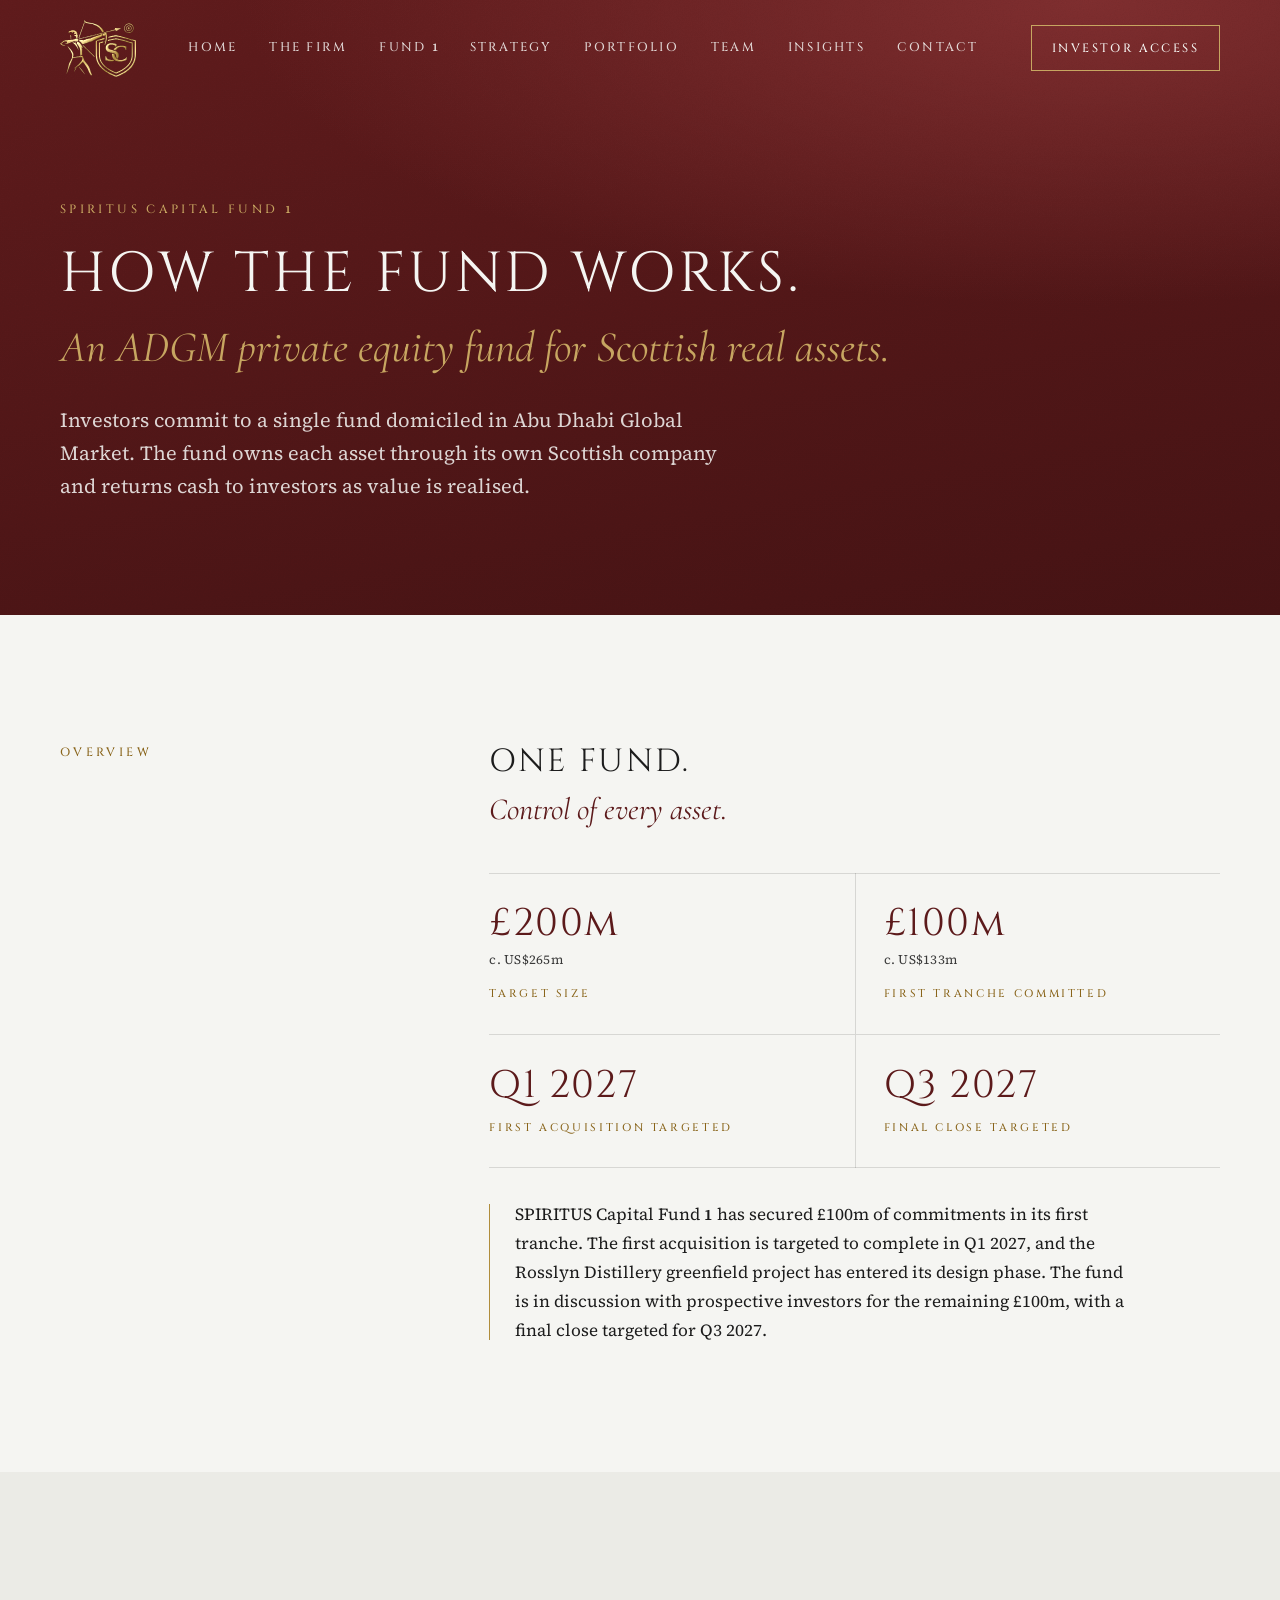
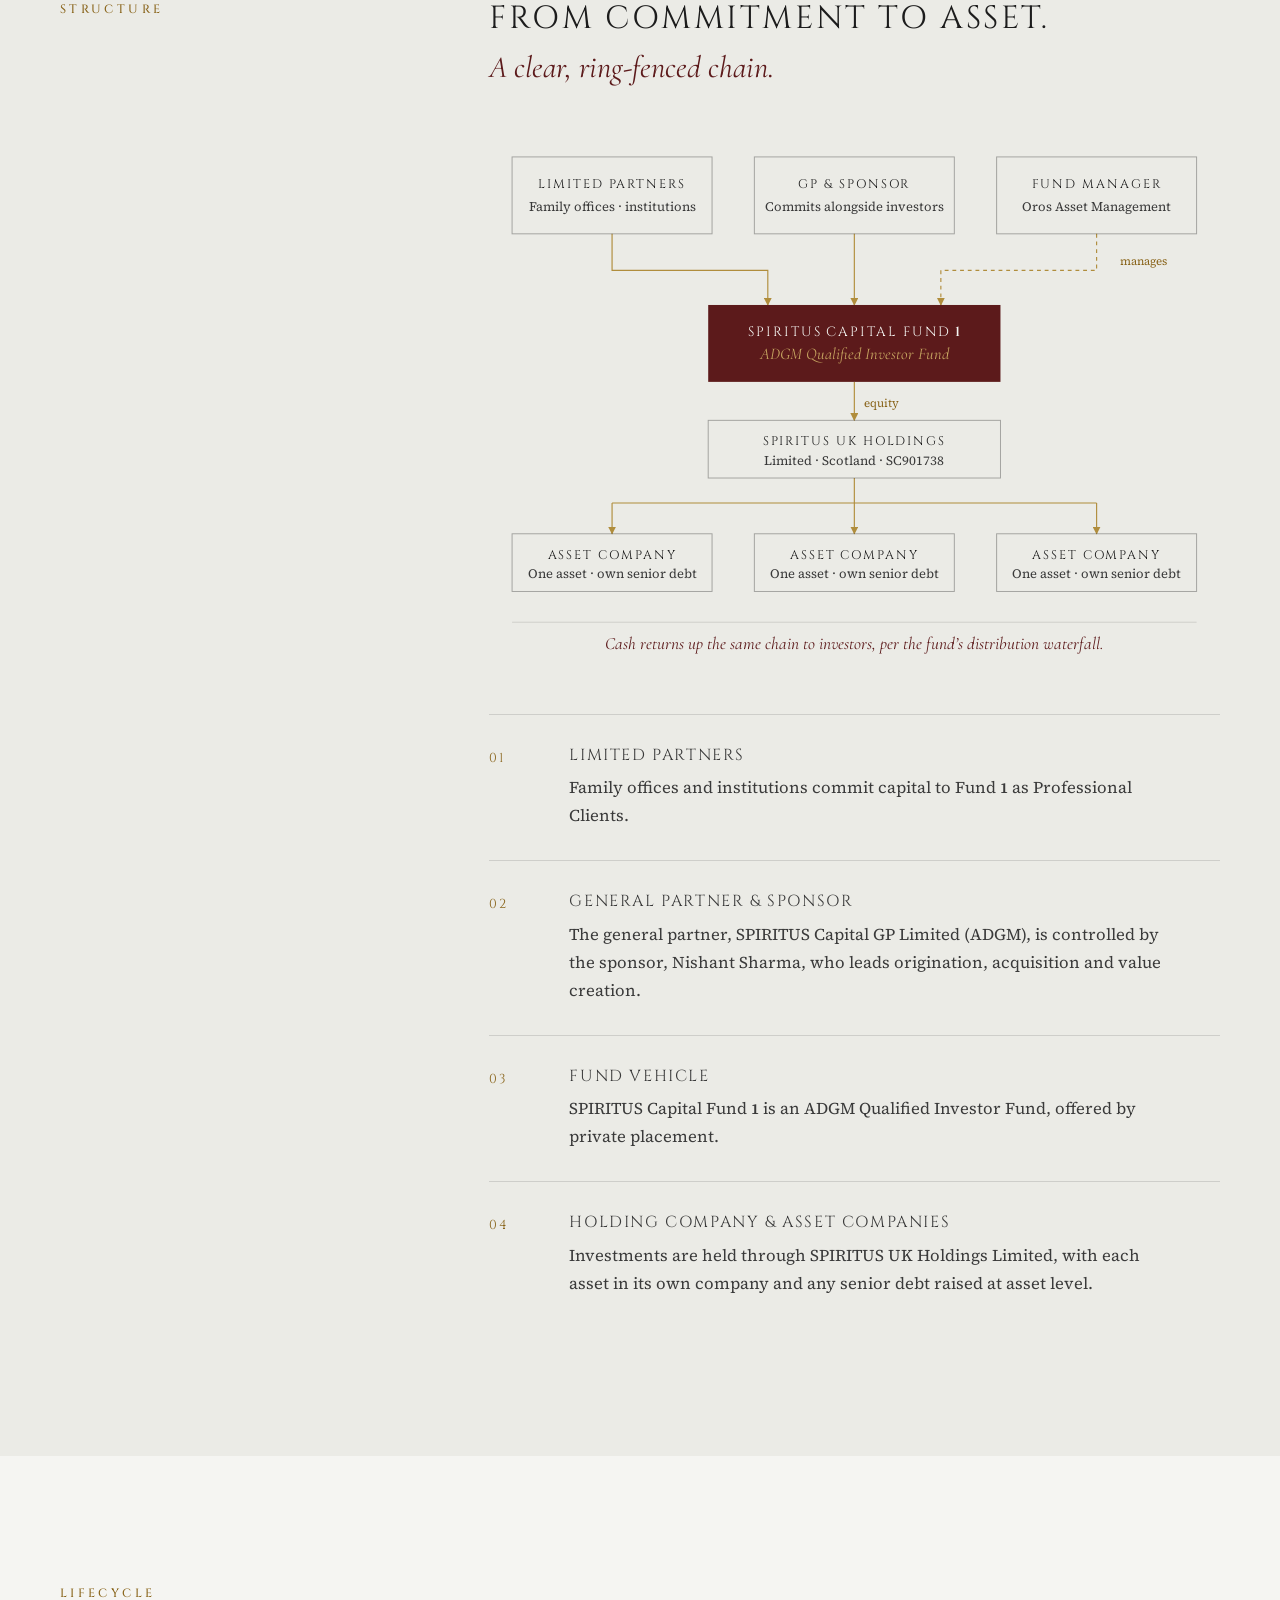
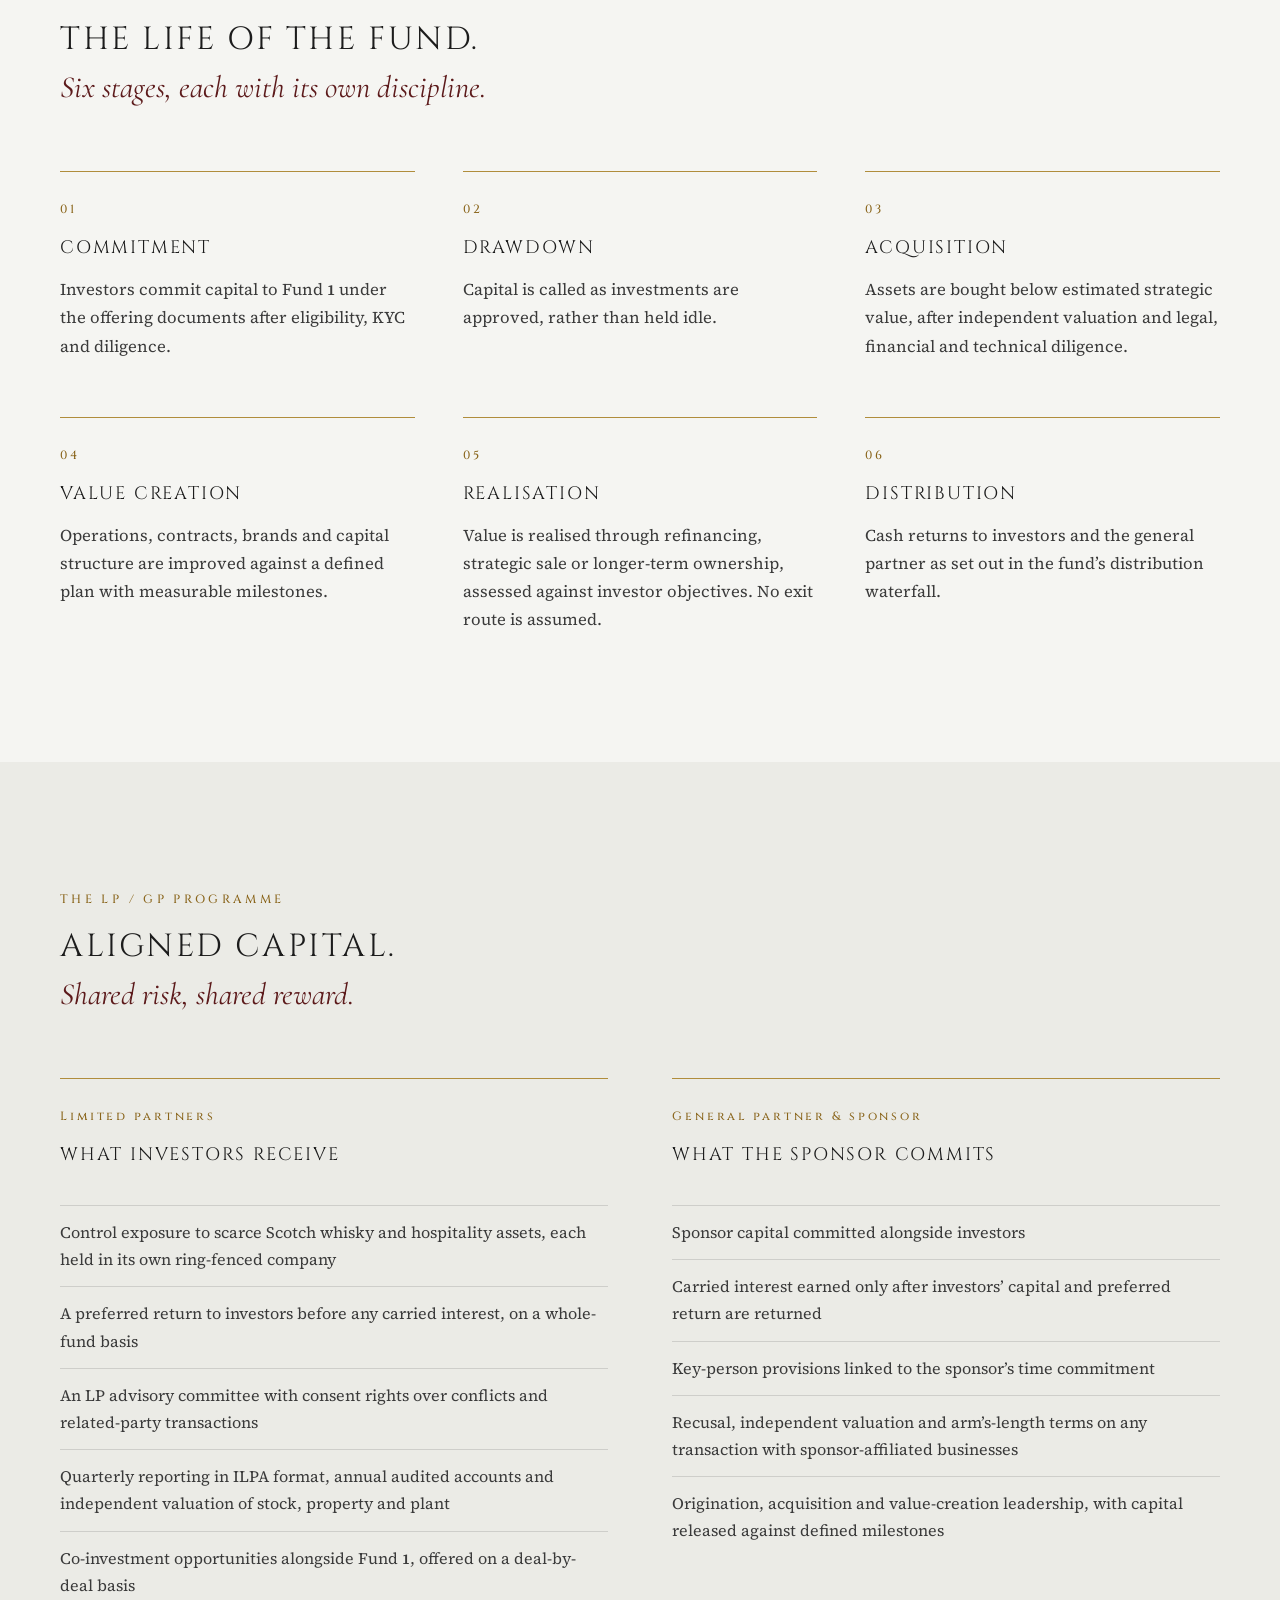
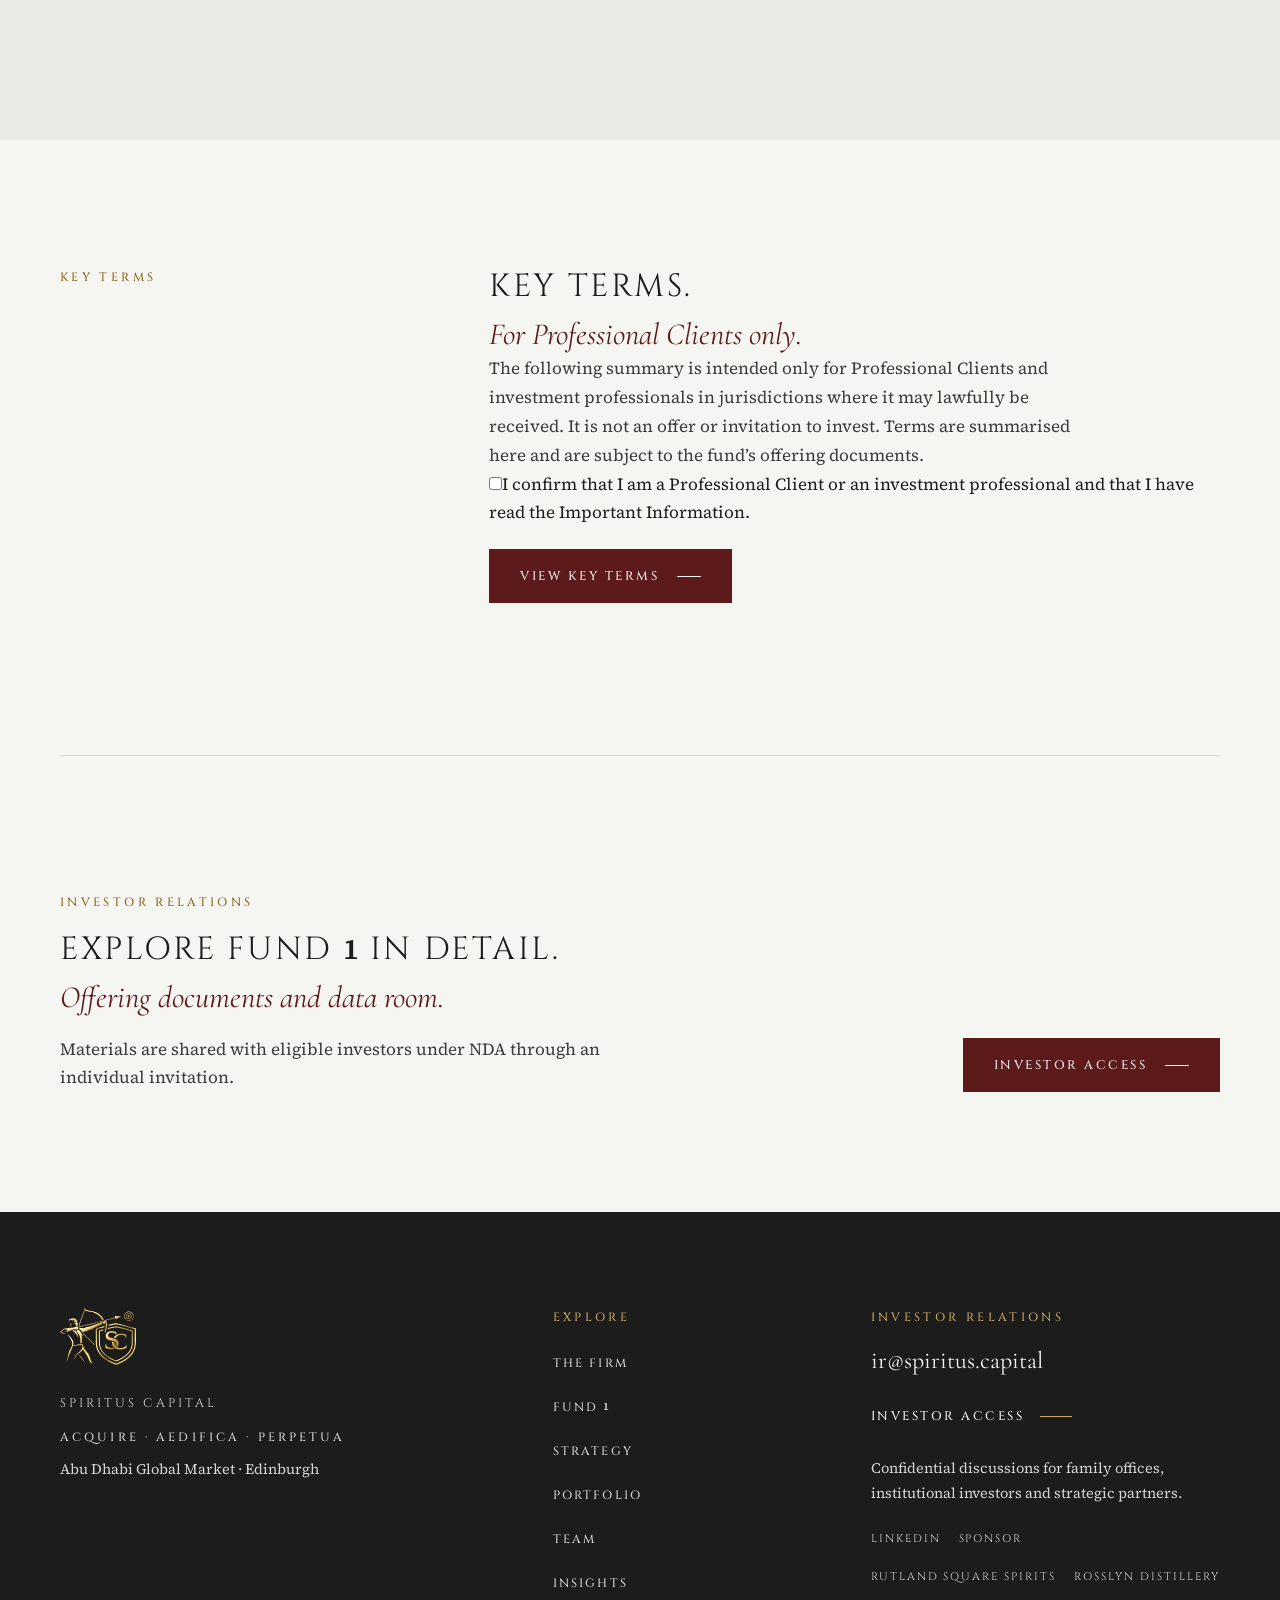
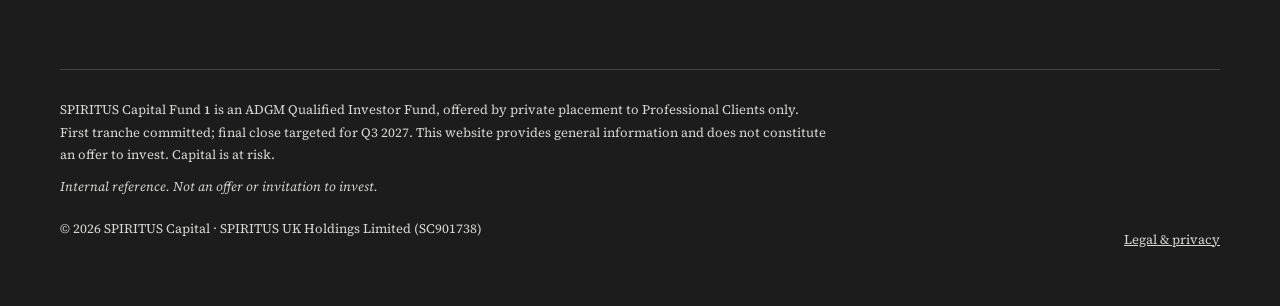
<file: fund/index.html>
<!DOCTYPE html>
<html lang="en-GB">
<head>
<meta charset="utf-8">
<meta name="viewport" content="width=device-width, initial-scale=1">
<title>SPIRITUS Capital Fund 1 | SPIRITUS Capital</title>
<meta name="description" content="How SPIRITUS Capital Fund 1 works: an ADGM Qualified Investor Fund managed by Oros Asset Management, investing in Scottish real assets.">
<meta name="robots" content="index, follow">
<link rel="canonical" href="https://spiritus.capital/fund/">
<meta property="og:type" content="website">
<meta property="og:site_name" content="SPIRITUS Capital">
<meta property="og:title" content="SPIRITUS Capital Fund 1 | SPIRITUS Capital">
<meta property="og:description" content="How SPIRITUS Capital Fund 1 works: an ADGM Qualified Investor Fund managed by Oros Asset Management, investing in Scottish real assets.">
<meta property="og:url" content="https://spiritus.capital/fund/">
<meta property="og:image" content="https://spiritus.capital/assets/og.jpg">
<meta property="og:image:width" content="1200"><meta property="og:image:height" content="630">
<meta property="og:image:alt" content="SPIRITUS Capital — private equity, Abu Dhabi Global Market">
<meta name="twitter:card" content="summary_large_image">
<meta name="theme-color" content="#5C1A1B">
<link rel="icon" type="image/svg+xml" href="/assets/img/crest-gold.svg">
<link rel="icon" type="image/png" sizes="32x32" href="/assets/img/favicon-32.png">
<link rel="apple-touch-icon" href="/assets/img/apple-touch-icon.png">
<link rel="preload" href="/assets/fonts/cinzel-400.woff2" as="font" type="font/woff2" crossorigin>
<link rel="preload" href="/assets/fonts/cormorant-400i.woff2" as="font" type="font/woff2" crossorigin>
<link rel="preload" href="/assets/fonts/sourceserif-400.woff2" as="font" type="font/woff2" crossorigin>
<link rel="stylesheet" href="/assets/site.css?v=202611252149">
</head>
<body>
<a class="skip" href="#main">Skip to content</a>
<div class="progress" id="progress" aria-hidden="true"></div>
<svg width="0" height="0" style="position:absolute" aria-hidden="true" focusable="false"><defs>
<linearGradient id="foil" gradientUnits="userSpaceOnUse" x1="0" y1="0" x2="800" y2="600">
<stop offset="0" stop-color="#7d5c1f"/><stop offset=".16" stop-color="#c9a458"/><stop offset=".3" stop-color="#f1dfa0"/><stop offset=".42" stop-color="#b08d3c"/><stop offset=".56" stop-color="#e3c77f"/><stop offset=".7" stop-color="#94712a"/><stop offset=".84" stop-color="#d9bc72"/><stop offset="1" stop-color="#8c6a26"/></linearGradient>
<linearGradient id="glint" gradientUnits="userSpaceOnUse" x1="0" y1="0" x2="800" y2="220">
<stop offset=".38" stop-color="#fff8e2" stop-opacity="0"/><stop offset=".5" stop-color="#fff8e2" stop-opacity=".55"/><stop offset=".62" stop-color="#fff8e2" stop-opacity="0"/>
<animateTransform attributeName="gradientTransform" type="translate" values="-1000 0;-1000 0;1000 0" keyTimes="0;.55;1" dur="9s" repeatCount="indefinite"/></linearGradient>
<filter id="emboss" x="-4%" y="-4%" width="108%" height="112%" color-interpolation-filters="sRGB">
<feGaussianBlur in="SourceAlpha" stdDeviation="2.2" result="b"/>
<feSpecularLighting in="b" surfaceScale="4" specularConstant=".85" specularExponent="18" lighting-color="#fff4d6" result="s"><feDistantLight azimuth="225" elevation="40"/></feSpecularLighting>
<feComposite in="s" in2="SourceAlpha" operator="in" result="s2"/>
<feComposite in="SourceGraphic" in2="s2" operator="arithmetic" k2="1" k3=".6" result="lit"/>
<feOffset in="SourceAlpha" dx="1.5" dy="3" result="o"/><feGaussianBlur in="o" stdDeviation="3" result="ob"/>
<feFlood flood-color="#160404" flood-opacity=".6"/><feComposite in2="ob" operator="in" result="shadow"/>
<feMerge><feMergeNode in="shadow"/><feMergeNode in="lit"/></feMerge></filter>
<filter id="emboss-sm" x="-6%" y="-6%" width="112%" height="116%" color-interpolation-filters="sRGB">
<feGaussianBlur in="SourceAlpha" stdDeviation="3" result="b"/>
<feSpecularLighting in="b" surfaceScale="3" specularConstant=".7" specularExponent="14" lighting-color="#fff4d6" result="s"><feDistantLight azimuth="225" elevation="45"/></feSpecularLighting>
<feComposite in="s" in2="SourceAlpha" operator="in" result="s2"/>
<feComposite in="SourceGraphic" in2="s2" operator="arithmetic" k2="1" k3=".5" result="lit"/>
<feOffset in="SourceAlpha" dx="2" dy="5" result="o"/><feGaussianBlur in="o" stdDeviation="4" result="ob"/>
<feFlood flood-color="#0e0303" flood-opacity=".55"/><feComposite in2="ob" operator="in" result="shadow"/>
<feMerge><feMergeNode in="shadow"/><feMergeNode in="lit"/></feMerge></filter>
</defs></svg>
<header class="site" id="hdr">
  <div class="wrap hbar">
    <a class="mark" href="/" aria-label="SPIRITUS Capital — home"><svg class="crest " viewBox="0 0 800 600" role="img" aria-label="SPIRITUS Capital" focusable="false"><g filter="url(#emboss-sm)"><use href="/assets/img/crest-symbol.svg#c" fill="url(#foil)"/></g></svg></a>
    <nav class="main" id="nav" aria-label="Main">
      <a href="/">Home</a><a href="/firm/">The Firm</a><a href="/fund/">Fund&nbsp;<span class="n1">1</span></a><a href="/strategy/">Strategy</a><a href="/portfolio/">Portfolio</a><a href="/team/">Team</a><a href="/insights/">Insights</a><a href="/contact/">Contact</a><a class="nav-access" href="/investor-access/">Investor access</a>
    </nav>
    <div class="hright">
      <a class="access" href="/investor-access/">Investor access</a>
      <button class="burger" id="burger" aria-label="Menu" aria-expanded="false" aria-controls="nav"><i></i><i></i><i></i></button>
    </div>
  </div>
</header>
<main id="main">

  <section class="phero g-ox grad on-dark"><div class="wrap"><p class="eyebrow" data-h>SPIRITUS Capital Fund&nbsp;<span class="n1">1</span></p><h1 data-h style="--d:.12s"><span class="disp">How the fund works.</span> <span class="stmt">An ADGM private equity fund for Scottish real assets.</span></h1><p class="lead" data-h style="--d:.28s">Investors commit to a single fund domiciled in Abu Dhabi Global Market. The fund owns each asset through its own Scottish company and returns cash to investors as value is realised.</p></div></section>
  <section class="sec g-iv">
    <div class="wrap split">
      <p class="eyebrow" data-r>Overview</p>
      <div>
        <h2 data-r><span class="head">One fund.</span> <span class="stmt">Control of every asset.</span></h2>
        <div class="tiles four" data-r style="margin-top:44px">
          <div><div class="v">£<span class="count" data-to="200">200</span>m</div><div class="fx">c. US$265m</div><div class="k">Target size</div></div>
          <div><div class="v">£<span class="count" data-to="100">100</span>m</div><div class="fx">c. US$133m</div><div class="k">First tranche committed</div></div>
          <div><div class="v">Q1 2027</div><div class="k">First acquisition targeted</div></div>
          <div><div class="v">Q3 2027</div><div class="k">Final close targeted</div></div>
        </div>
        <div class="statusblock" data-r><p>SPIRITUS Capital Fund&nbsp;<span class="n1">1</span> has secured £100m of commitments in its first tranche. The first acquisition is targeted to complete in Q1 2027, and the Rosslyn Distillery greenfield project has entered its design phase. The fund is in discussion with prospective investors for the remaining £100m, with a final close targeted for Q3 2027.</p></div>
      </div>
    </div>
  </section>

  <section class="sec g-bone">
    <div class="wrap split">
      <p class="eyebrow" data-r>Structure</p>
      <div>
        <h2 data-r><span class="head">From commitment to asset.</span> <span class="stmt">A clear, ring-fenced chain.</span></h2>
        <figure class="struct" tabindex="0" aria-label="Fund 1 structure diagram (scrolls horizontally on small screens)" data-r style="margin-top:44px"><svg viewBox="0 0 760 560" role="img" aria-label="Fund 1 structure: limited partners and the sponsor commit to SPIRITUS Capital Fund 1 in ADGM, managed under a regulated fund-management relationship, which holds assets through SPIRITUS UK Holdings Limited and one company per asset." font-family="Source Serif 4, serif">
<defs><marker id="ar" viewBox="0 0 10 10" refX="9" refY="5" markerWidth="7" markerHeight="7" orient="auto-start-reverse"><path d="M0 0L10 5L0 10z" fill="#B08D3C"/></marker></defs>
<g fill="none" stroke="#B08D3C" stroke-width="1.2">
<path d="M128 108V146H290V182" marker-end="url(#ar)"/><path d="M380 108V182" marker-end="url(#ar)"/><path d="M632 108V146H470V182" stroke-dasharray="4 4" marker-end="url(#ar)"/>
<path d="M380 262V302" marker-end="url(#ar)"/><path d="M380 362V388"/><path d="M128 388H632"/><path d="M128 388V420" marker-end="url(#ar)"/><path d="M380 388V420" marker-end="url(#ar)"/><path d="M632 388V420" marker-end="url(#ar)"/>
</g>
<g fill="none" stroke="rgba(28,28,28,.35)" stroke-width="1"><rect x="24" y="28" width="208" height="80"/><rect x="276" y="28" width="208" height="80"/><rect x="528" y="28" width="208" height="80"/><rect x="228" y="302" width="304" height="60"/><rect x="24" y="420" width="208" height="60"/><rect x="276" y="420" width="208" height="60"/><rect x="528" y="420" width="208" height="60"/></g>
<rect x="228" y="182" width="304" height="80" fill="#5C1A1B"/>
<g font-family="Cinzel, serif" font-size="13" letter-spacing="2" fill="#1C1C1C">
<text x="128" y="60" text-anchor="middle">LIMITED PARTNERS</text><text x="380" y="60" text-anchor="middle">GP &amp; SPONSOR</text><text x="632" y="60" text-anchor="middle">FUND MANAGER</text>
<text x="380" y="328" text-anchor="middle">SPIRITUS UK HOLDINGS</text>
<text x="128" y="446" text-anchor="middle">ASSET COMPANY</text><text x="380" y="446" text-anchor="middle">ASSET COMPANY</text><text x="632" y="446" text-anchor="middle">ASSET COMPANY</text>
<text x="380" y="214" text-anchor="middle" fill="#F5F5F2" font-size="14">SPIRITUS CAPITAL FUND <tspan font-family="Source Serif 4, Georgia, serif" font-weight="600" letter-spacing="0">1</tspan></text></g>
<g font-size="13.5" fill="#3A3A3A">
<text x="128" y="84" text-anchor="middle">Family offices · institutions</text><text x="380" y="84" text-anchor="middle">Commits alongside investors</text><text x="632" y="84" text-anchor="middle">Oros Asset Management</text>
<text x="380" y="348" text-anchor="middle">Limited · Scotland · SC901738</text>
<text x="128" y="466" text-anchor="middle">One asset · own senior debt</text><text x="380" y="466" text-anchor="middle">One asset · own senior debt</text><text x="632" y="466" text-anchor="middle">One asset · own senior debt</text>
<text x="380" y="238" text-anchor="middle" fill="#C7A661" font-family="Cormorant Garamond, serif" font-style="italic" font-size="17">ADGM Qualified Investor Fund</text>
<text x="656" y="140" fill="#89641A" font-size="12">manages</text>
<text x="390" y="288" fill="#89641A" font-size="12">equity</text></g>
<line x1="24" y1="512" x2="736" y2="512" stroke="rgba(28,28,28,.14)"/>
<text x="380" y="540" text-anchor="middle" font-family="Cormorant Garamond, serif" font-style="italic" font-size="18" fill="#5C1A1B">Cash returns up the same chain to investors, per the fund’s distribution waterfall.</text>
</svg></figure>
        <div class="list" style="margin-top:36px">
          <div data-r><span class="n">01</span><div><p class="title">Limited partners</p><p>Family offices and institutions commit capital to Fund&nbsp;<span class="n1">1</span> as Professional Clients.</p></div></div>
          <div data-r style="--d:.08s"><span class="n">02</span><div><p class="title">General partner &amp; sponsor</p><p>The general partner, SPIRITUS Capital GP Limited (ADGM), is controlled by the sponsor, Nishant Sharma, who leads origination, acquisition and value creation.</p></div></div>
          <div data-r style="--d:.16s"><span class="n">03</span><div><p class="title">Fund vehicle</p><p>SPIRITUS Capital Fund&nbsp;<span class="n1">1</span> is an ADGM Qualified Investor Fund, offered by private placement.</p></div></div>
          <div data-r style="--d:.24s"><span class="n">04</span><div><p class="title">Holding company &amp; asset companies</p><p>Investments are held through SPIRITUS UK Holdings Limited, with each asset in its own company and any senior debt raised at asset level.</p></div></div>
        </div>
      </div>
    </div>
  </section>

  <section class="sec g-iv">
    <div class="wrap">
      <div class="head-row" data-r><div><p class="eyebrow">Lifecycle</p><h2 style="margin-top:18px"><span class="head">The life of the fund.</span> <span class="stmt">Six stages, each with its own discipline.</span></h2></div></div>
      <div class="grid3" style="row-gap:56px">
        <div class="col" data-r><span class="rule" data-line></span><span class="num">01</span><span class="title">Commitment</span><p>Investors commit capital to Fund&nbsp;<span class="n1">1</span> under the offering documents after eligibility, KYC and diligence.</p></div>
        <div class="col" data-r style="--d:.1s"><span class="rule" data-line style="--d:.1s"></span><span class="num">02</span><span class="title">Drawdown</span><p>Capital is called as investments are approved, rather than held idle.</p></div>
        <div class="col" data-r style="--d:.2s"><span class="rule" data-line style="--d:.2s"></span><span class="num">03</span><span class="title">Acquisition</span><p>Assets are bought below estimated strategic value, after independent valuation and legal, financial and technical diligence.</p></div>
        <div class="col" data-r><span class="rule" data-line></span><span class="num">04</span><span class="title">Value creation</span><p>Operations, contracts, brands and capital structure are improved against a defined plan with measurable milestones.</p></div>
        <div class="col" data-r style="--d:.1s"><span class="rule" data-line style="--d:.1s"></span><span class="num">05</span><span class="title">Realisation</span><p>Value is realised through refinancing, strategic sale or longer-term ownership, assessed against investor objectives. No exit route is assumed.</p></div>
        <div class="col" data-r style="--d:.2s"><span class="rule" data-line style="--d:.2s"></span><span class="num">06</span><span class="title">Distribution</span><p>Cash returns to investors and the general partner as set out in the fund’s distribution waterfall.</p></div>
      </div>
    </div>
  </section>

  <section class="sec g-bone">
    <div class="wrap">
      <div class="head-row" data-r><div><p class="eyebrow">The LP / GP programme</p><h2 style="margin-top:18px"><span class="head">Aligned capital.</span> <span class="stmt">Shared risk, shared reward.</span></h2></div></div>
      <div class="grid2">
        <div class="col" data-r><span class="rule" data-line></span><span class="num">Limited partners</span><span class="title">What investors receive</span>
          <ul class="ticks"><li>Control exposure to scarce Scotch whisky and hospitality assets, each held in its own ring-fenced company</li><li>A preferred return to investors before any carried interest, on a whole-fund basis</li><li>An LP advisory committee with consent rights over conflicts and related-party transactions</li><li>Quarterly reporting in ILPA format, annual audited accounts and independent valuation of stock, property and plant</li><li>Co-investment opportunities alongside Fund&nbsp;<span class="n1">1</span>, offered on a deal-by-deal basis</li></ul></div>
        <div class="col" data-r style="--d:.12s"><span class="rule" data-line style="--d:.12s"></span><span class="num">General partner &amp; sponsor</span><span class="title">What the sponsor commits</span>
          <ul class="ticks"><li>Sponsor capital committed alongside investors</li><li>Carried interest earned only after investors’ capital and preferred return are returned</li><li>Key-person provisions linked to the sponsor’s time commitment</li><li>Recusal, independent valuation and arm’s-length terms on any transaction with sponsor-affiliated businesses</li><li>Origination, acquisition and value-creation leadership, with capital released against defined milestones</li></ul></div>
      </div>
    </div>
  </section>

  <section class="sec g-iv" id="terms-sec">
    <div class="wrap split">
      <p class="eyebrow" data-r>Key terms</p>
      <div>
        <h2 data-r><span class="head">Key terms.</span> <span class="stmt">For Professional Clients only.</span></h2>
        <div class="gate" id="gate" data-r>
          <p class="body">The following summary is intended only for Professional Clients and investment professionals in jurisdictions where it may lawfully be received. It is not an offer or invitation to invest. Terms are summarised here and are subject to the fund’s offering documents.</p>
          <div class="check"><input type="checkbox" id="gate-ok"><label for="gate-ok">I confirm that I am a Professional Client or an investment professional and that I have read the Important Information.</label></div>
          <p style="margin-top:22px"><button class="btn ox" id="gate-btn" type="button">View key terms</button></p>
          <p class="form-msg" id="gate-msg" role="status" aria-live="polite"></p>
        </div>
        <div class="terms" id="terms" hidden>
          <dl>
            <div><dt>Vehicle</dt><dd>SPIRITUS Capital Fund&nbsp;<span class="n1">1</span>, an ADGM Qualified Investor Fund</dd></div>
            <div><dt>Domicile</dt><dd>Abu Dhabi Global Market</dd></div>
            <div><dt>Fund manager</dt><dd>Oros Asset Management Limited, FSRA-regulated in ADGM (FSP 220084). The fund is managed under Oros’s regulatory permissions, with Imran Khan leading the mandate</dd></div><div><dt>General partner</dt><dd>SPIRITUS Capital GP Limited (ADGM), controlled by the sponsor</dd></div><div><dt>Sponsor</dt><dd>Nishant Sharma</dd></div><div><dt>Placement</dt><dd>Rosewood Capital Pte. Ltd., Singapore — principal placement mandate</dd></div>
            <div><dt>Target size</dt><dd>£200m (c. US$265m); £100m (c. US$133m) committed in the first tranche</dd></div>
            <div><dt>Final close</dt><dd>Targeted for Q3 2027</dd></div>
            <div><dt>Term</dt><dd>6 years, with two optional one-year extensions</dd></div>
            <div><dt>Currency</dt><dd>Pound sterling (GBP)</dd></div>
            <div><dt>Eligible investors</dt><dd>Professional Clients, by private placement</dd></div>
          </dl>
          <p class="caption" style="margin-top:22px">Fees, fund economics, minimum commitment, the offering documents and data-room access are provided to eligible investors after they sign a non-disclosure agreement. US dollar figures are indicative only, at £1 = US$1.33 (November 2026); the fund is denominated in pounds sterling. Capital is at risk; returns are not guaranteed.</p>
          <p style="margin-top:28px"><a class="btn ox" href="/investor-access/">Request data-room access</a></p>
        </div>
      </div>
    </div>
  </section>
  <section class="close g-iv"><div class="wrap row" data-r><div><p class="eyebrow">Investor relations</p><h2><span class="head">Explore Fund&nbsp;<span class="n1">1</span> in detail.</span> <span class="stmt">Offering documents and data room.</span></h2><p class="body">Materials are shared with eligible investors under NDA through an individual invitation.</p></div><a class="btn ox" href="/investor-access/">Investor access</a></div></section>

</main>
<footer class="site on-dark">
  <div class="wrap fgrid">
    <div>
      <svg class="crest sym" viewBox="0 0 800 600" aria-hidden="true" focusable="false"><g filter="url(#emboss-sm)"><use href="/assets/img/crest-symbol.svg#c" fill="url(#foil)"/></g></svg>
      <p class="fid">SPIRITUS CAPITAL</p>
      <p class="motto">ACQUIRE · AEDIFICA · PERPETUA</p>
      <p class="floc">Abu Dhabi Global Market · Edinburgh</p>
    </div>
    <nav class="fnav" aria-label="Footer"><p class="eyebrow">Explore</p><a href="/firm/">The Firm</a><a href="/fund/">Fund&nbsp;<span class="n1">1</span></a><a href="/strategy/">Strategy</a><a href="/portfolio/">Portfolio</a><a href="/team/">Team</a><a href="/insights/">Insights</a></nav>
    <div class="fcontact"><p class="eyebrow" style="margin-top:0">Investor relations</p><a class="fmail" href="mailto:ir@spiritus.capital">ir@spiritus.capital</a><br><a class="go" href="/investor-access/">Investor access</a><p>Confidential discussions for family offices, institutional investors and strategic partners.</p><p class="flinks"><a class="fl" href="https://www.linkedin.com/company/147026980/" target="_blank" rel="noopener">LinkedIn</a><a class="fl" href="https://nishantsharma.co.uk/" target="_blank" rel="noopener">Sponsor</a><a class="fl" href="https://www.rutlandsquarespirits.com" target="_blank" rel="noopener">Rutland Square Spirits</a><a class="fl" href="https://rosslyndistillery.com/" target="_blank" rel="noopener">Rosslyn Distillery</a></p></div>
  </div>
  <div class="wrap flegal">
    <p>SPIRITUS Capital Fund&nbsp;<span class="n1">1</span> is an ADGM Qualified Investor Fund, offered by private placement to Professional Clients only. First tranche committed; final close targeted for Q3 2027. This website provides general information and does not constitute an offer to invest. Capital is at risk.</p>
    <p class="std">Internal reference. Not an offer or invitation to invest.</p>
    <div class="row"><span>© 2026 SPIRITUS Capital · SPIRITUS UK Holdings Limited (SC901738)</span><a href="/legal/">Legal &amp; privacy</a></div>
  </div>
</footer>
<script src="/assets/site.js?v=202611252149" defer></script>
</body>
</html>
</file>
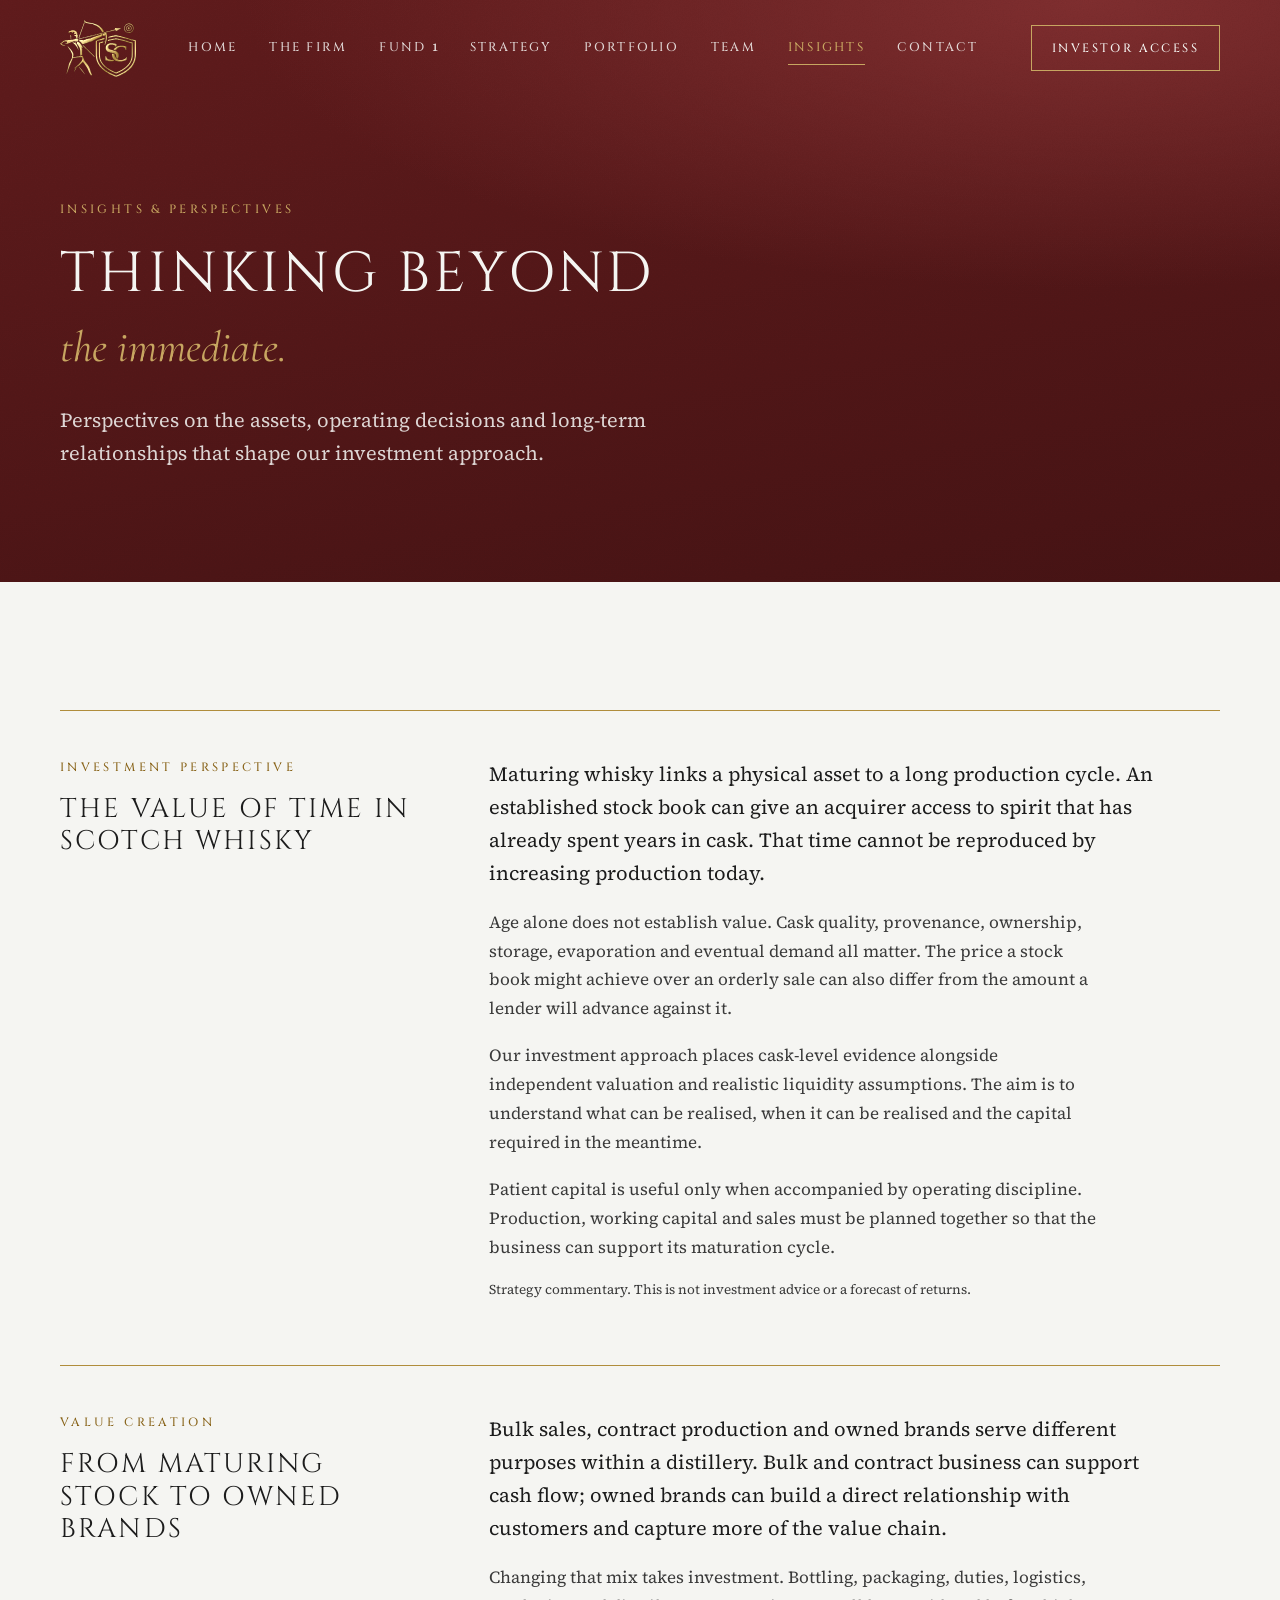
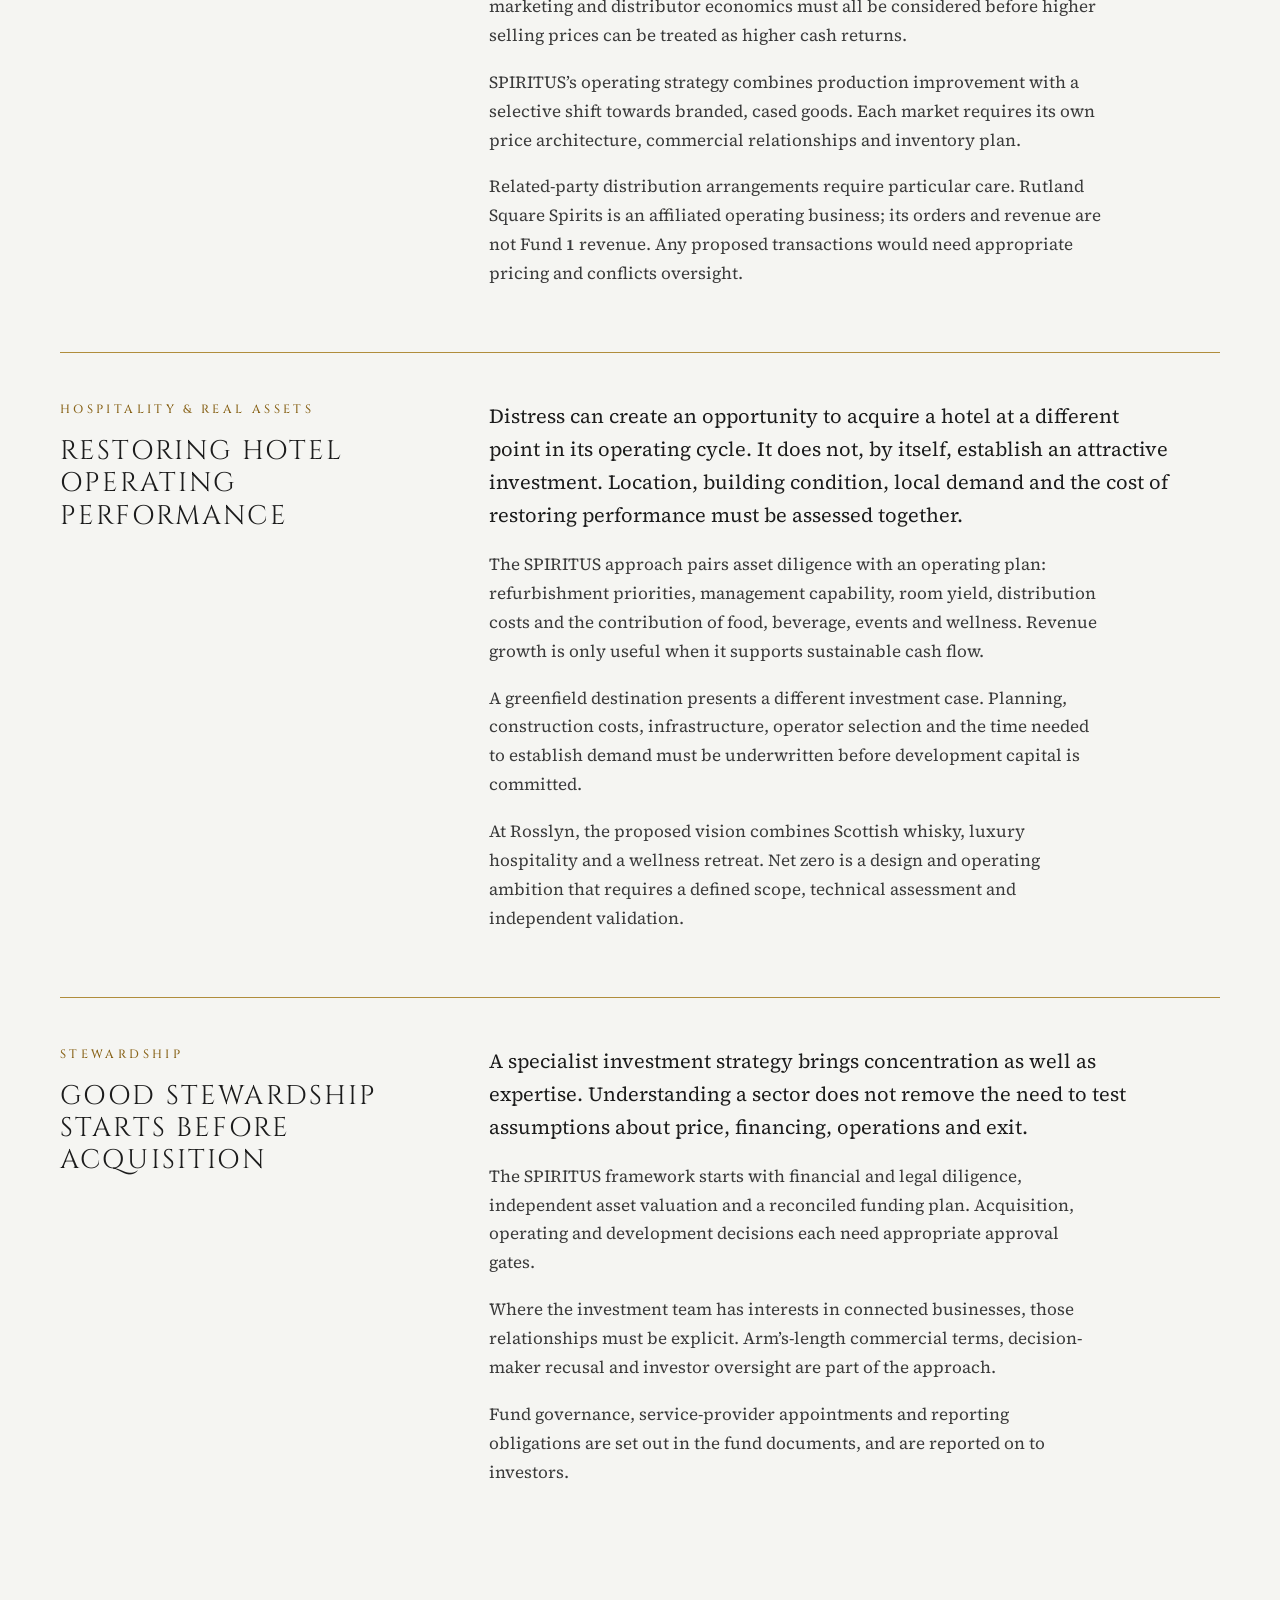
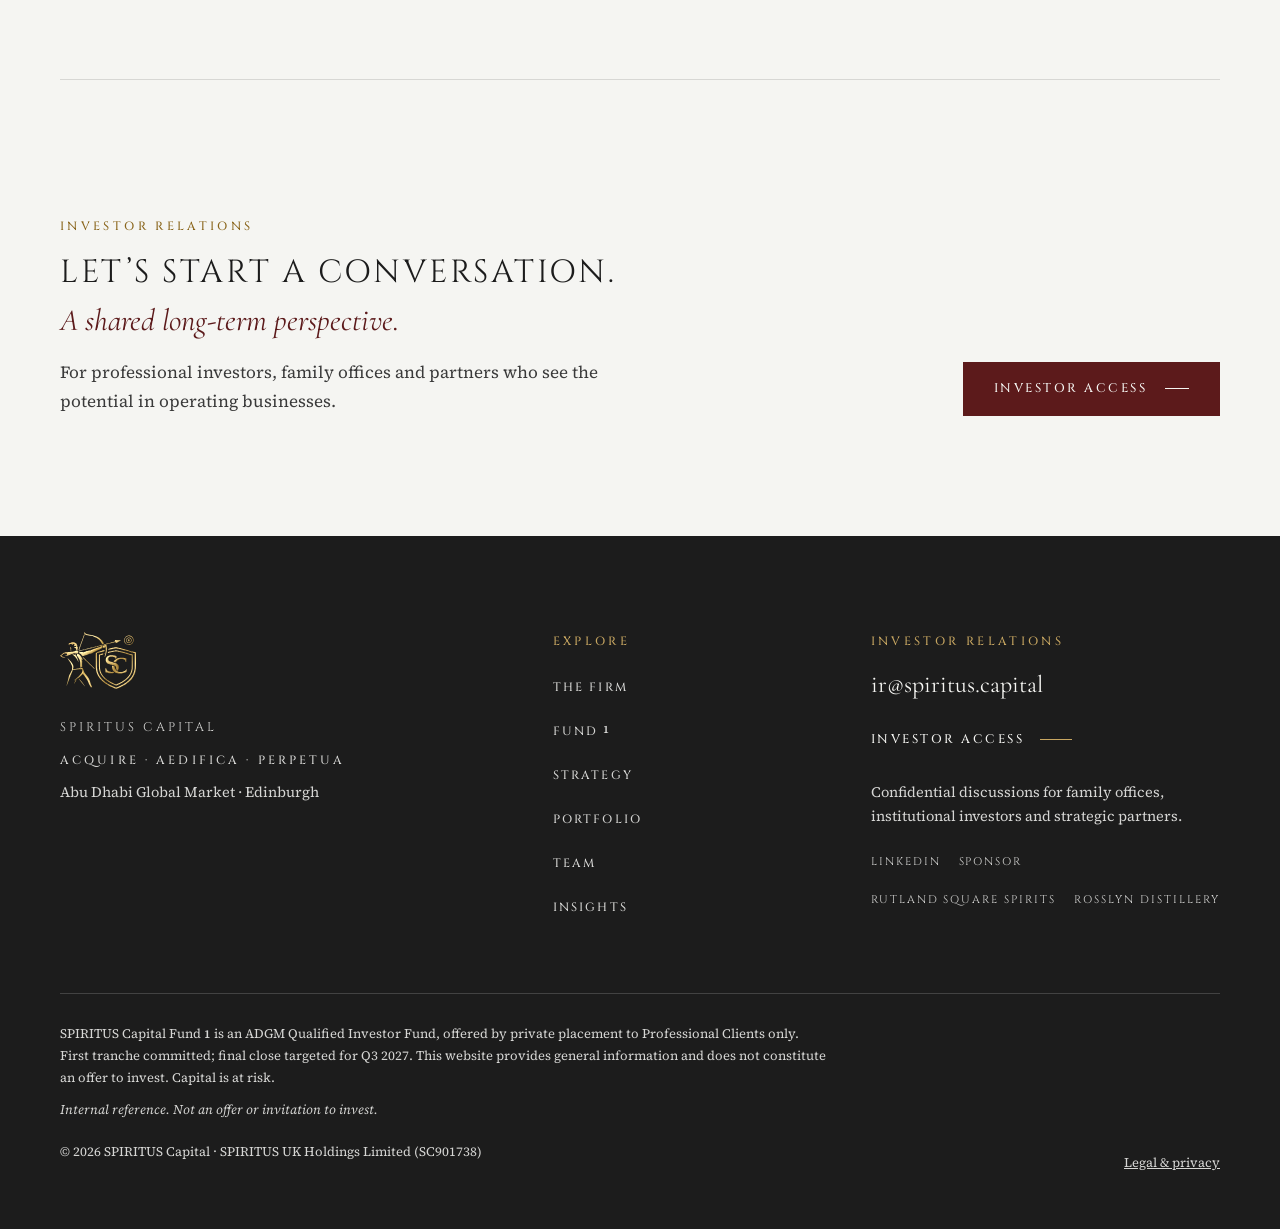
<file: insights/index.html>
<!DOCTYPE html>
<html lang="en-GB">
<head>
<meta charset="utf-8">
<meta name="viewport" content="width=device-width, initial-scale=1">
<title>Insights | SPIRITUS Capital</title>
<meta name="description" content="Perspectives on Scotch whisky assets, brand building and hospitality turnarounds from SPIRITUS Capital.">
<meta name="robots" content="index, follow">
<link rel="canonical" href="https://spiritus.capital/insights/">
<meta property="og:type" content="website">
<meta property="og:site_name" content="SPIRITUS Capital">
<meta property="og:title" content="Insights | SPIRITUS Capital">
<meta property="og:description" content="Perspectives on Scotch whisky assets, brand building and hospitality turnarounds from SPIRITUS Capital.">
<meta property="og:url" content="https://spiritus.capital/insights/">
<meta property="og:image" content="https://spiritus.capital/assets/og.jpg">
<meta property="og:image:width" content="1200"><meta property="og:image:height" content="630">
<meta property="og:image:alt" content="SPIRITUS Capital — private equity, Abu Dhabi Global Market">
<meta name="twitter:card" content="summary_large_image">
<meta name="theme-color" content="#5C1A1B">
<link rel="icon" type="image/svg+xml" href="/assets/img/crest-gold.svg">
<link rel="icon" type="image/png" sizes="32x32" href="/assets/img/favicon-32.png">
<link rel="apple-touch-icon" href="/assets/img/apple-touch-icon.png">
<link rel="preload" href="/assets/fonts/cinzel-400.woff2" as="font" type="font/woff2" crossorigin>
<link rel="preload" href="/assets/fonts/cormorant-400i.woff2" as="font" type="font/woff2" crossorigin>
<link rel="preload" href="/assets/fonts/sourceserif-400.woff2" as="font" type="font/woff2" crossorigin>
<link rel="stylesheet" href="/assets/site.css?v=202611252149">
</head>
<body>
<a class="skip" href="#main">Skip to content</a>
<div class="progress" id="progress" aria-hidden="true"></div>
<svg width="0" height="0" style="position:absolute" aria-hidden="true" focusable="false"><defs>
<linearGradient id="foil" gradientUnits="userSpaceOnUse" x1="0" y1="0" x2="800" y2="600">
<stop offset="0" stop-color="#7d5c1f"/><stop offset=".16" stop-color="#c9a458"/><stop offset=".3" stop-color="#f1dfa0"/><stop offset=".42" stop-color="#b08d3c"/><stop offset=".56" stop-color="#e3c77f"/><stop offset=".7" stop-color="#94712a"/><stop offset=".84" stop-color="#d9bc72"/><stop offset="1" stop-color="#8c6a26"/></linearGradient>
<linearGradient id="glint" gradientUnits="userSpaceOnUse" x1="0" y1="0" x2="800" y2="220">
<stop offset=".38" stop-color="#fff8e2" stop-opacity="0"/><stop offset=".5" stop-color="#fff8e2" stop-opacity=".55"/><stop offset=".62" stop-color="#fff8e2" stop-opacity="0"/>
<animateTransform attributeName="gradientTransform" type="translate" values="-1000 0;-1000 0;1000 0" keyTimes="0;.55;1" dur="9s" repeatCount="indefinite"/></linearGradient>
<filter id="emboss" x="-4%" y="-4%" width="108%" height="112%" color-interpolation-filters="sRGB">
<feGaussianBlur in="SourceAlpha" stdDeviation="2.2" result="b"/>
<feSpecularLighting in="b" surfaceScale="4" specularConstant=".85" specularExponent="18" lighting-color="#fff4d6" result="s"><feDistantLight azimuth="225" elevation="40"/></feSpecularLighting>
<feComposite in="s" in2="SourceAlpha" operator="in" result="s2"/>
<feComposite in="SourceGraphic" in2="s2" operator="arithmetic" k2="1" k3=".6" result="lit"/>
<feOffset in="SourceAlpha" dx="1.5" dy="3" result="o"/><feGaussianBlur in="o" stdDeviation="3" result="ob"/>
<feFlood flood-color="#160404" flood-opacity=".6"/><feComposite in2="ob" operator="in" result="shadow"/>
<feMerge><feMergeNode in="shadow"/><feMergeNode in="lit"/></feMerge></filter>
<filter id="emboss-sm" x="-6%" y="-6%" width="112%" height="116%" color-interpolation-filters="sRGB">
<feGaussianBlur in="SourceAlpha" stdDeviation="3" result="b"/>
<feSpecularLighting in="b" surfaceScale="3" specularConstant=".7" specularExponent="14" lighting-color="#fff4d6" result="s"><feDistantLight azimuth="225" elevation="45"/></feSpecularLighting>
<feComposite in="s" in2="SourceAlpha" operator="in" result="s2"/>
<feComposite in="SourceGraphic" in2="s2" operator="arithmetic" k2="1" k3=".5" result="lit"/>
<feOffset in="SourceAlpha" dx="2" dy="5" result="o"/><feGaussianBlur in="o" stdDeviation="4" result="ob"/>
<feFlood flood-color="#0e0303" flood-opacity=".55"/><feComposite in2="ob" operator="in" result="shadow"/>
<feMerge><feMergeNode in="shadow"/><feMergeNode in="lit"/></feMerge></filter>
</defs></svg>
<header class="site" id="hdr">
  <div class="wrap hbar">
    <a class="mark" href="/" aria-label="SPIRITUS Capital — home"><svg class="crest " viewBox="0 0 800 600" role="img" aria-label="SPIRITUS Capital" focusable="false"><g filter="url(#emboss-sm)"><use href="/assets/img/crest-symbol.svg#c" fill="url(#foil)"/></g></svg></a>
    <nav class="main" id="nav" aria-label="Main">
      <a href="/">Home</a><a href="/firm/">The Firm</a><a href="/fund/">Fund&nbsp;<span class="n1">1</span></a><a href="/strategy/">Strategy</a><a href="/portfolio/">Portfolio</a><a href="/team/">Team</a><a href="/insights/" aria-current="page">Insights</a><a href="/contact/">Contact</a><a class="nav-access" href="/investor-access/">Investor access</a>
    </nav>
    <div class="hright">
      <a class="access" href="/investor-access/">Investor access</a>
      <button class="burger" id="burger" aria-label="Menu" aria-expanded="false" aria-controls="nav"><i></i><i></i><i></i></button>
    </div>
  </div>
</header>
<main id="main">

  <section class="phero g-ox grad on-dark"><div class="wrap"><p class="eyebrow" data-h>Insights &amp; perspectives</p><h1 data-h style="--d:.12s"><span class="disp">Thinking beyond</span> <span class="stmt">the immediate.</span></h1><p class="lead" data-h style="--d:.28s">Perspectives on the assets, operating decisions and long-term relationships that shape our investment approach.</p></div></section>
  <section class="sec g-iv"><div class="wrap">
    <article class="article" id="the-value-of-time-in-scotch-whisky" data-r><span class="rule" data-line></span><div><p class="eyebrow">Investment perspective</p><h2 class="head"><a href="/insights/the-value-of-time-in-scotch-whisky/">The value of time in Scotch whisky</a></h2></div><div class="body">
      <p class="lead" style="color:var(--charcoal)">Maturing whisky links a physical asset to a long production cycle. An established stock book can give an acquirer access to spirit that has already spent years in cask. That time cannot be reproduced by increasing production today.</p>
      <p>Age alone does not establish value. Cask quality, provenance, ownership, storage, evaporation and eventual demand all matter. The price a stock book might achieve over an orderly sale can also differ from the amount a lender will advance against it.</p>
      <p>Our investment approach places cask-level evidence alongside independent valuation and realistic liquidity assumptions. The aim is to understand what can be realised, when it can be realised and the capital required in the meantime.</p>
      <p>Patient capital is useful only when accompanied by operating discipline. Production, working capital and sales must be planned together so that the business can support its maturation cycle.</p>
      <p class="caption">Strategy commentary. This is not investment advice or a forecast of returns.</p></div></article>
    <article class="article" id="from-maturing-stock-to-owned-brands" data-r><span class="rule" data-line></span><div><p class="eyebrow">Value creation</p><h2 class="head"><a href="/insights/from-maturing-stock-to-owned-brands/">From maturing stock to owned brands</a></h2></div><div class="body">
      <p class="lead" style="color:var(--charcoal)">Bulk sales, contract production and owned brands serve different purposes within a distillery. Bulk and contract business can support cash flow; owned brands can build a direct relationship with customers and capture more of the value chain.</p>
      <p>Changing that mix takes investment. Bottling, packaging, duties, logistics, marketing and distributor economics must all be considered before higher selling prices can be treated as higher cash returns.</p>
      <p>SPIRITUS’s operating strategy combines production improvement with a selective shift towards branded, cased goods. Each market requires its own price architecture, commercial relationships and inventory plan.</p>
      <p>Related-party distribution arrangements require particular care. Rutland Square Spirits is an affiliated operating business; its orders and revenue are not Fund&nbsp;<span class="n1">1</span> revenue. Any proposed transactions would need appropriate pricing and conflicts oversight.</p></div></article>
    <article class="article" id="restoring-hotel-operating-performance" data-r><span class="rule" data-line></span><div><p class="eyebrow">Hospitality &amp; real assets</p><h2 class="head"><a href="/insights/restoring-hotel-operating-performance/">Restoring hotel operating performance</a></h2></div><div class="body">
      <p class="lead" style="color:var(--charcoal)">Distress can create an opportunity to acquire a hotel at a different point in its operating cycle. It does not, by itself, establish an attractive investment. Location, building condition, local demand and the cost of restoring performance must be assessed together.</p>
      <p>The SPIRITUS approach pairs asset diligence with an operating plan: refurbishment priorities, management capability, room yield, distribution costs and the contribution of food, beverage, events and wellness. Revenue growth is only useful when it supports sustainable cash flow.</p>
      <p>A greenfield destination presents a different investment case. Planning, construction costs, infrastructure, operator selection and the time needed to establish demand must be underwritten before development capital is committed.</p>
      <p>At Rosslyn, the proposed vision combines Scottish whisky, luxury hospitality and a wellness retreat. Net zero is a design and operating ambition that requires a defined scope, technical assessment and independent validation.</p></div></article>
    <article class="article" id="good-stewardship-starts-before-acquisition" data-r><span class="rule" data-line></span><div><p class="eyebrow">Stewardship</p><h2 class="head"><a href="/insights/good-stewardship-starts-before-acquisition/">Good stewardship starts before acquisition</a></h2></div><div class="body">
      <p class="lead" style="color:var(--charcoal)">A specialist investment strategy brings concentration as well as expertise. Understanding a sector does not remove the need to test assumptions about price, financing, operations and exit.</p>
      <p>The SPIRITUS framework starts with financial and legal diligence, independent asset valuation and a reconciled funding plan. Acquisition, operating and development decisions each need appropriate approval gates.</p>
      <p>Where the investment team has interests in connected businesses, those relationships must be explicit. Arm’s-length commercial terms, decision-maker recusal and investor oversight are part of the approach.</p>
      <p>Fund governance, service-provider appointments and reporting obligations are set out in the fund documents, and are reported on to investors.</p></div></article>
  </div></section>
  <section class="close g-iv"><div class="wrap row" data-r><div><p class="eyebrow">Investor relations</p><h2><span class="head">Let’s start a conversation.</span> <span class="stmt">A shared long-term perspective.</span></h2><p class="body">For professional investors, family offices and partners who see the potential in operating businesses.</p></div><a class="btn ox" href="/investor-access/">Investor access</a></div></section>

</main>
<footer class="site on-dark">
  <div class="wrap fgrid">
    <div>
      <svg class="crest sym" viewBox="0 0 800 600" aria-hidden="true" focusable="false"><g filter="url(#emboss-sm)"><use href="/assets/img/crest-symbol.svg#c" fill="url(#foil)"/></g></svg>
      <p class="fid">SPIRITUS CAPITAL</p>
      <p class="motto">ACQUIRE · AEDIFICA · PERPETUA</p>
      <p class="floc">Abu Dhabi Global Market · Edinburgh</p>
    </div>
    <nav class="fnav" aria-label="Footer"><p class="eyebrow">Explore</p><a href="/firm/">The Firm</a><a href="/fund/">Fund&nbsp;<span class="n1">1</span></a><a href="/strategy/">Strategy</a><a href="/portfolio/">Portfolio</a><a href="/team/">Team</a><a href="/insights/" aria-current="page">Insights</a></nav>
    <div class="fcontact"><p class="eyebrow" style="margin-top:0">Investor relations</p><a class="fmail" href="mailto:ir@spiritus.capital">ir@spiritus.capital</a><br><a class="go" href="/investor-access/">Investor access</a><p>Confidential discussions for family offices, institutional investors and strategic partners.</p><p class="flinks"><a class="fl" href="https://www.linkedin.com/company/147026980/" target="_blank" rel="noopener">LinkedIn</a><a class="fl" href="https://nishantsharma.co.uk/" target="_blank" rel="noopener">Sponsor</a><a class="fl" href="https://www.rutlandsquarespirits.com" target="_blank" rel="noopener">Rutland Square Spirits</a><a class="fl" href="https://rosslyndistillery.com/" target="_blank" rel="noopener">Rosslyn Distillery</a></p></div>
  </div>
  <div class="wrap flegal">
    <p>SPIRITUS Capital Fund&nbsp;<span class="n1">1</span> is an ADGM Qualified Investor Fund, offered by private placement to Professional Clients only. First tranche committed; final close targeted for Q3 2027. This website provides general information and does not constitute an offer to invest. Capital is at risk.</p>
    <p class="std">Internal reference. Not an offer or invitation to invest.</p>
    <div class="row"><span>© 2026 SPIRITUS Capital · SPIRITUS UK Holdings Limited (SC901738)</span><a href="/legal/">Legal &amp; privacy</a></div>
  </div>
</footer>
<script src="/assets/site.js?v=202611252149" defer></script>
</body>
</html>
</file>
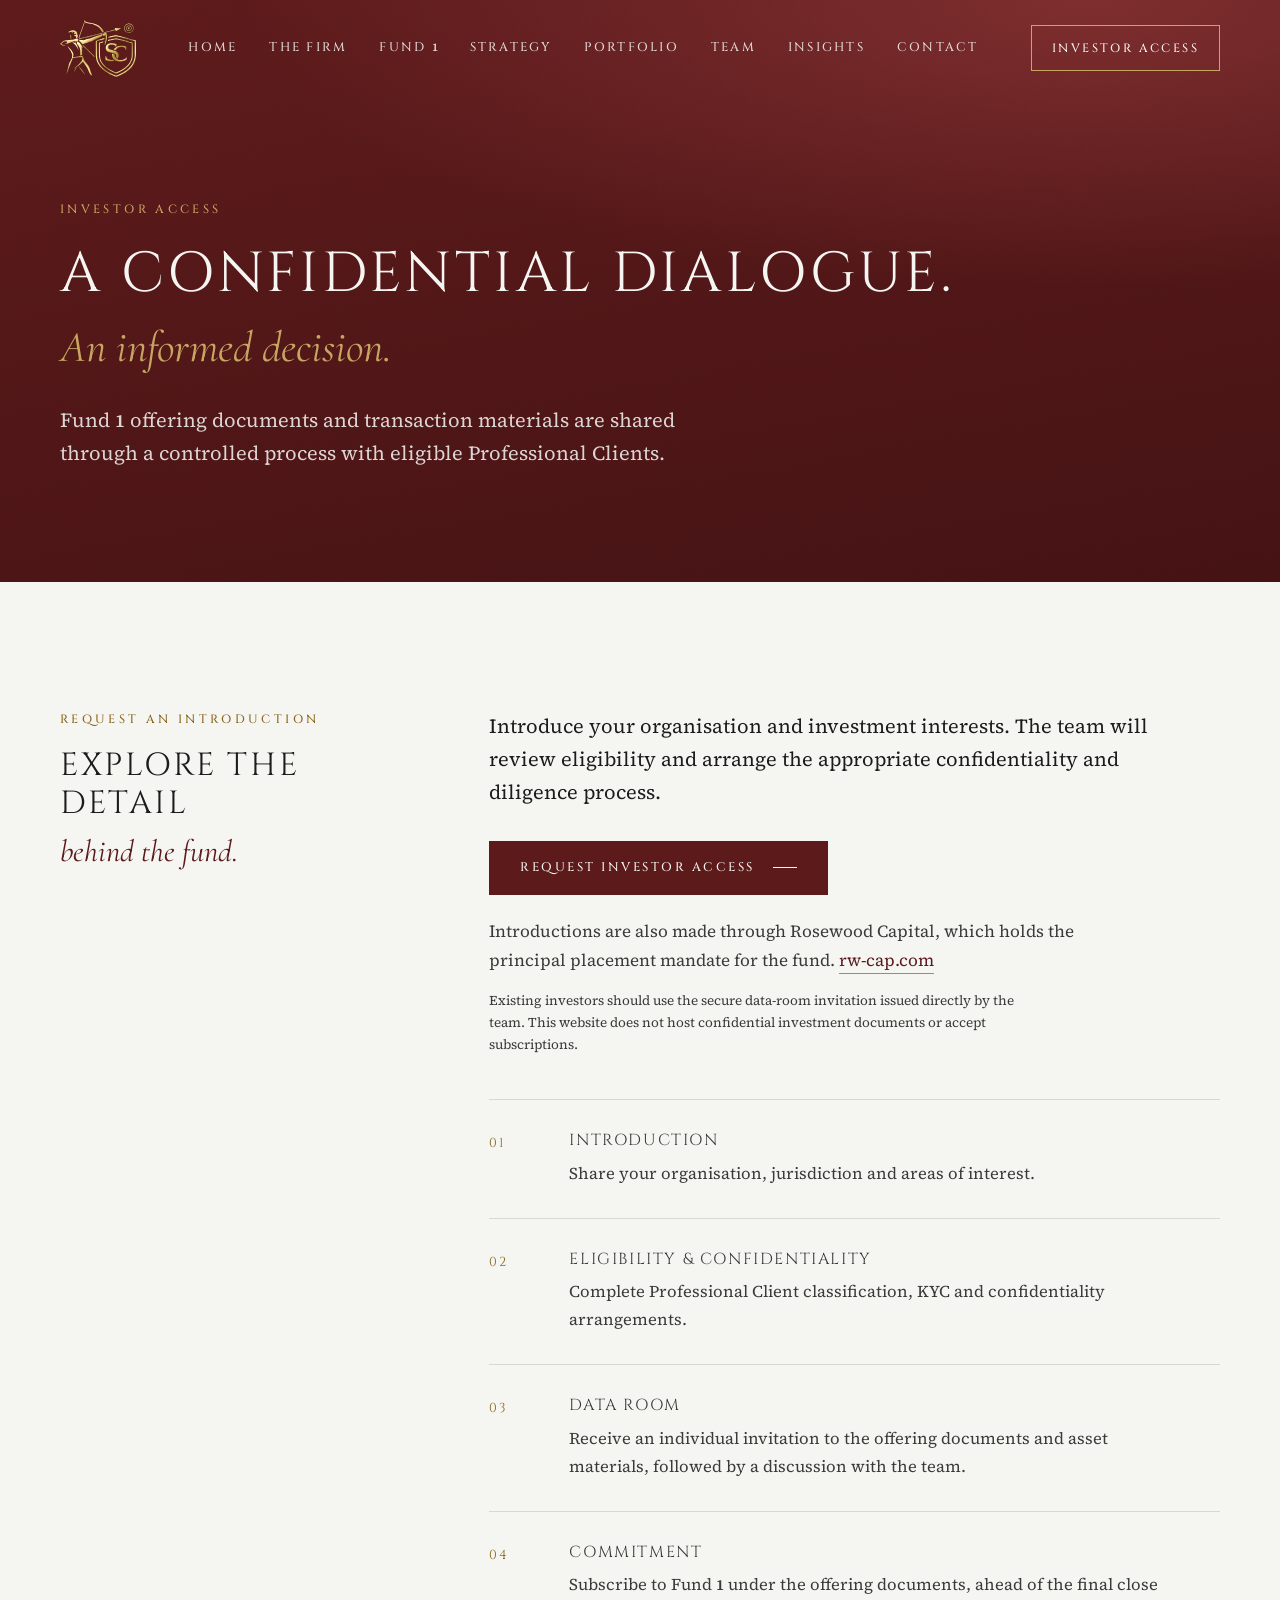
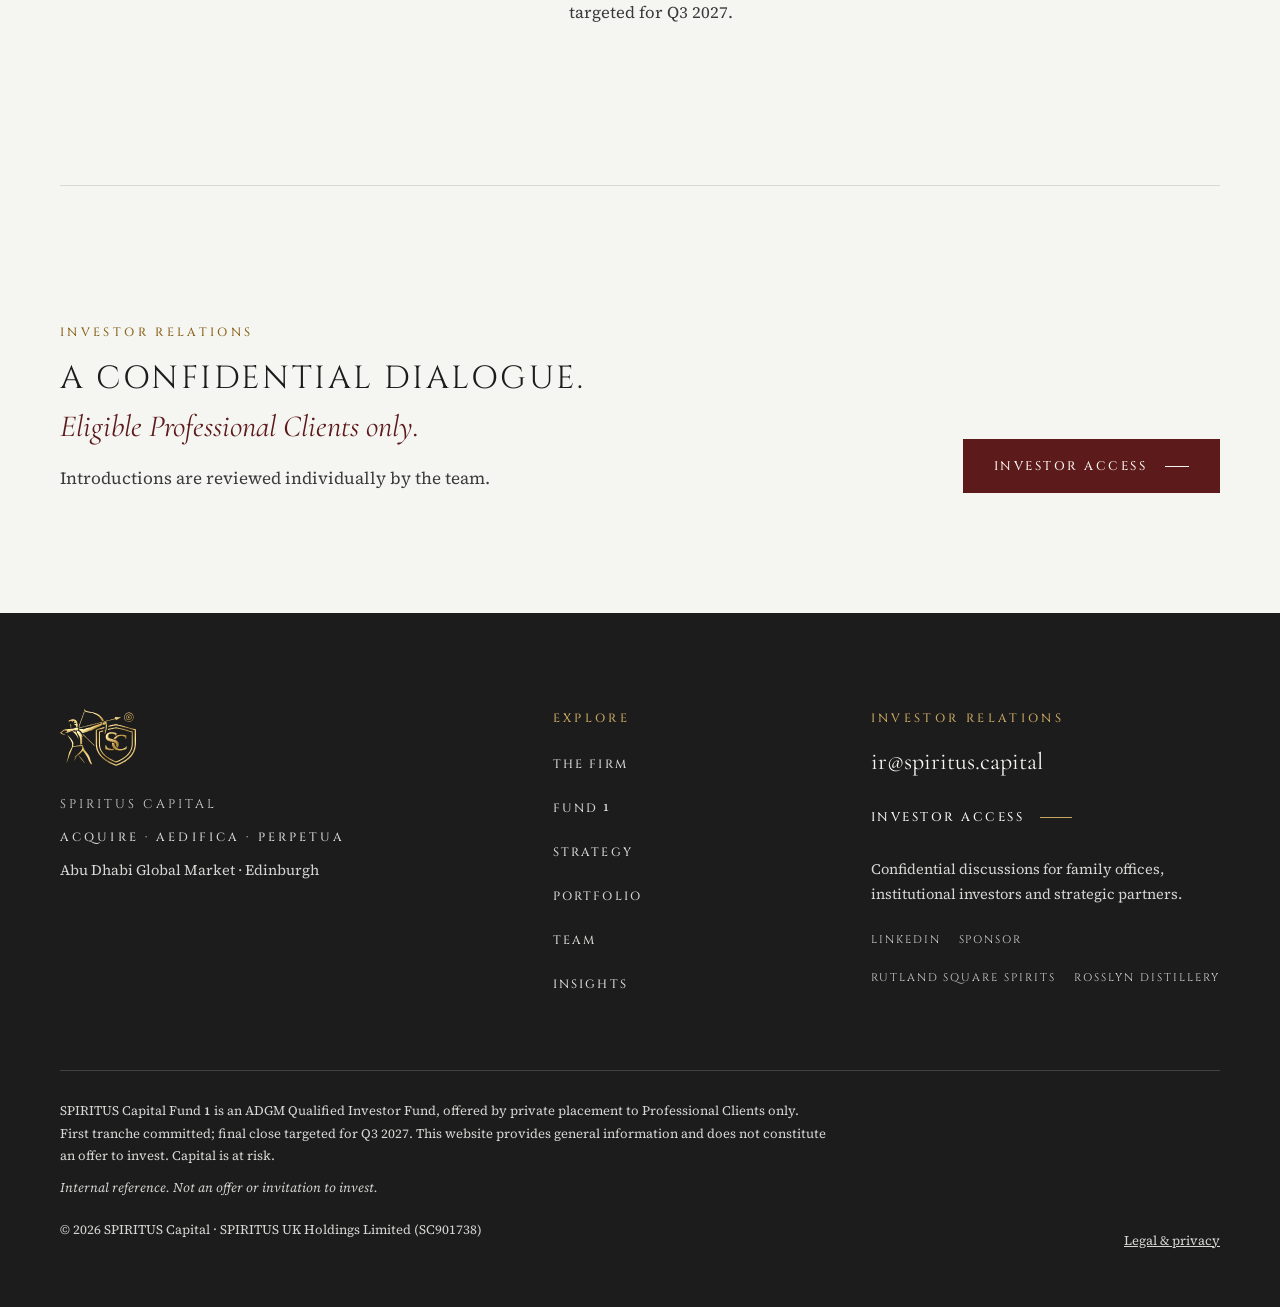
<file: investor-access/index.html>
<!DOCTYPE html>
<html lang="en-GB">
<head>
<meta charset="utf-8">
<meta name="viewport" content="width=device-width, initial-scale=1">
<title>Investor Access | SPIRITUS Capital</title>
<meta name="description" content="How eligible Professional Clients request access to SPIRITUS Capital Fund 1 offering documents and the data room.">
<meta name="robots" content="index, follow">
<link rel="canonical" href="https://spiritus.capital/investor-access/">
<meta property="og:type" content="website">
<meta property="og:site_name" content="SPIRITUS Capital">
<meta property="og:title" content="Investor Access | SPIRITUS Capital">
<meta property="og:description" content="How eligible Professional Clients request access to SPIRITUS Capital Fund 1 offering documents and the data room.">
<meta property="og:url" content="https://spiritus.capital/investor-access/">
<meta property="og:image" content="https://spiritus.capital/assets/og.jpg">
<meta property="og:image:width" content="1200"><meta property="og:image:height" content="630">
<meta property="og:image:alt" content="SPIRITUS Capital — private equity, Abu Dhabi Global Market">
<meta name="twitter:card" content="summary_large_image">
<meta name="theme-color" content="#5C1A1B">
<link rel="icon" type="image/svg+xml" href="/assets/img/crest-gold.svg">
<link rel="icon" type="image/png" sizes="32x32" href="/assets/img/favicon-32.png">
<link rel="apple-touch-icon" href="/assets/img/apple-touch-icon.png">
<link rel="preload" href="/assets/fonts/cinzel-400.woff2" as="font" type="font/woff2" crossorigin>
<link rel="preload" href="/assets/fonts/cormorant-400i.woff2" as="font" type="font/woff2" crossorigin>
<link rel="preload" href="/assets/fonts/sourceserif-400.woff2" as="font" type="font/woff2" crossorigin>
<link rel="stylesheet" href="/assets/site.css?v=202611252149">
</head>
<body>
<a class="skip" href="#main">Skip to content</a>
<div class="progress" id="progress" aria-hidden="true"></div>
<svg width="0" height="0" style="position:absolute" aria-hidden="true" focusable="false"><defs>
<linearGradient id="foil" gradientUnits="userSpaceOnUse" x1="0" y1="0" x2="800" y2="600">
<stop offset="0" stop-color="#7d5c1f"/><stop offset=".16" stop-color="#c9a458"/><stop offset=".3" stop-color="#f1dfa0"/><stop offset=".42" stop-color="#b08d3c"/><stop offset=".56" stop-color="#e3c77f"/><stop offset=".7" stop-color="#94712a"/><stop offset=".84" stop-color="#d9bc72"/><stop offset="1" stop-color="#8c6a26"/></linearGradient>
<linearGradient id="glint" gradientUnits="userSpaceOnUse" x1="0" y1="0" x2="800" y2="220">
<stop offset=".38" stop-color="#fff8e2" stop-opacity="0"/><stop offset=".5" stop-color="#fff8e2" stop-opacity=".55"/><stop offset=".62" stop-color="#fff8e2" stop-opacity="0"/>
<animateTransform attributeName="gradientTransform" type="translate" values="-1000 0;-1000 0;1000 0" keyTimes="0;.55;1" dur="9s" repeatCount="indefinite"/></linearGradient>
<filter id="emboss" x="-4%" y="-4%" width="108%" height="112%" color-interpolation-filters="sRGB">
<feGaussianBlur in="SourceAlpha" stdDeviation="2.2" result="b"/>
<feSpecularLighting in="b" surfaceScale="4" specularConstant=".85" specularExponent="18" lighting-color="#fff4d6" result="s"><feDistantLight azimuth="225" elevation="40"/></feSpecularLighting>
<feComposite in="s" in2="SourceAlpha" operator="in" result="s2"/>
<feComposite in="SourceGraphic" in2="s2" operator="arithmetic" k2="1" k3=".6" result="lit"/>
<feOffset in="SourceAlpha" dx="1.5" dy="3" result="o"/><feGaussianBlur in="o" stdDeviation="3" result="ob"/>
<feFlood flood-color="#160404" flood-opacity=".6"/><feComposite in2="ob" operator="in" result="shadow"/>
<feMerge><feMergeNode in="shadow"/><feMergeNode in="lit"/></feMerge></filter>
<filter id="emboss-sm" x="-6%" y="-6%" width="112%" height="116%" color-interpolation-filters="sRGB">
<feGaussianBlur in="SourceAlpha" stdDeviation="3" result="b"/>
<feSpecularLighting in="b" surfaceScale="3" specularConstant=".7" specularExponent="14" lighting-color="#fff4d6" result="s"><feDistantLight azimuth="225" elevation="45"/></feSpecularLighting>
<feComposite in="s" in2="SourceAlpha" operator="in" result="s2"/>
<feComposite in="SourceGraphic" in2="s2" operator="arithmetic" k2="1" k3=".5" result="lit"/>
<feOffset in="SourceAlpha" dx="2" dy="5" result="o"/><feGaussianBlur in="o" stdDeviation="4" result="ob"/>
<feFlood flood-color="#0e0303" flood-opacity=".55"/><feComposite in2="ob" operator="in" result="shadow"/>
<feMerge><feMergeNode in="shadow"/><feMergeNode in="lit"/></feMerge></filter>
</defs></svg>
<header class="site" id="hdr">
  <div class="wrap hbar">
    <a class="mark" href="/" aria-label="SPIRITUS Capital — home"><svg class="crest " viewBox="0 0 800 600" role="img" aria-label="SPIRITUS Capital" focusable="false"><g filter="url(#emboss-sm)"><use href="/assets/img/crest-symbol.svg#c" fill="url(#foil)"/></g></svg></a>
    <nav class="main" id="nav" aria-label="Main">
      <a href="/">Home</a><a href="/firm/">The Firm</a><a href="/fund/">Fund&nbsp;<span class="n1">1</span></a><a href="/strategy/">Strategy</a><a href="/portfolio/">Portfolio</a><a href="/team/">Team</a><a href="/insights/">Insights</a><a href="/contact/">Contact</a><a class="nav-access" href="/investor-access/">Investor access</a>
    </nav>
    <div class="hright">
      <a class="access" href="/investor-access/">Investor access</a>
      <button class="burger" id="burger" aria-label="Menu" aria-expanded="false" aria-controls="nav"><i></i><i></i><i></i></button>
    </div>
  </div>
</header>
<main id="main">

  <section class="phero g-ox grad on-dark"><div class="wrap"><p class="eyebrow" data-h>Investor access</p><h1 data-h style="--d:.12s"><span class="disp">A confidential dialogue.</span> <span class="stmt">An informed decision.</span></h1><p class="lead" data-h style="--d:.28s">Fund&nbsp;<span class="n1">1</span> offering documents and transaction materials are shared through a controlled process with eligible Professional Clients.</p></div></section>
  <section class="sec g-iv"><div class="wrap split">
    <div data-r><p class="eyebrow">Request an introduction</p><h2 style="margin-top:18px"><span class="head">Explore the detail</span> <span class="stmt">behind the fund.</span></h2></div>
    <div>
      <p class="lead" data-r>Introduce your organisation and investment interests. The team will review eligibility and arrange the appropriate confidentiality and diligence process.</p>
      <p data-r style="margin-top:32px"><a class="btn ox" href="/contact/?enquiry=investor-access#enquiry">Request investor access</a></p>
      <p class="body" data-r style="margin-top:22px">Introductions are also made through Rosewood Capital, which holds the principal placement mandate for the fund. <a class="inline" href="https://rw-cap.com" target="_blank" rel="noopener">rw-cap.com</a></p><p class="caption" data-r style="margin-top:16px">Existing investors should use the secure data-room invitation issued directly by the team. This website does not host confidential investment documents or accept subscriptions.</p>
      <div class="list" style="margin-top:44px">
        <div data-r><span class="n">01</span><div><p class="title">Introduction</p><p>Share your organisation, jurisdiction and areas of interest.</p></div></div>
        <div data-r style="--d:.1s"><span class="n">02</span><div><p class="title">Eligibility &amp; confidentiality</p><p>Complete Professional Client classification, KYC and confidentiality arrangements.</p></div></div>
        <div data-r style="--d:.2s"><span class="n">03</span><div><p class="title">Data room</p><p>Receive an individual invitation to the offering documents and asset materials, followed by a discussion with the team.</p></div></div>
        <div data-r style="--d:.3s"><span class="n">04</span><div><p class="title">Commitment</p><p>Subscribe to Fund&nbsp;<span class="n1">1</span> under the offering documents, ahead of the final close targeted for Q3 2027.</p></div></div>
      </div>
    </div>
  </div></section>
  <section class="close g-iv"><div class="wrap row" data-r><div><p class="eyebrow">Investor relations</p><h2><span class="head">A confidential dialogue.</span> <span class="stmt">Eligible Professional Clients only.</span></h2><p class="body">Introductions are reviewed individually by the team.</p></div><a class="btn ox" href="/investor-access/">Investor access</a></div></section>

</main>
<footer class="site on-dark">
  <div class="wrap fgrid">
    <div>
      <svg class="crest sym" viewBox="0 0 800 600" aria-hidden="true" focusable="false"><g filter="url(#emboss-sm)"><use href="/assets/img/crest-symbol.svg#c" fill="url(#foil)"/></g></svg>
      <p class="fid">SPIRITUS CAPITAL</p>
      <p class="motto">ACQUIRE · AEDIFICA · PERPETUA</p>
      <p class="floc">Abu Dhabi Global Market · Edinburgh</p>
    </div>
    <nav class="fnav" aria-label="Footer"><p class="eyebrow">Explore</p><a href="/firm/">The Firm</a><a href="/fund/">Fund&nbsp;<span class="n1">1</span></a><a href="/strategy/">Strategy</a><a href="/portfolio/">Portfolio</a><a href="/team/">Team</a><a href="/insights/">Insights</a></nav>
    <div class="fcontact"><p class="eyebrow" style="margin-top:0">Investor relations</p><a class="fmail" href="mailto:ir@spiritus.capital">ir@spiritus.capital</a><br><a class="go" href="/investor-access/">Investor access</a><p>Confidential discussions for family offices, institutional investors and strategic partners.</p><p class="flinks"><a class="fl" href="https://www.linkedin.com/company/147026980/" target="_blank" rel="noopener">LinkedIn</a><a class="fl" href="https://nishantsharma.co.uk/" target="_blank" rel="noopener">Sponsor</a><a class="fl" href="https://www.rutlandsquarespirits.com" target="_blank" rel="noopener">Rutland Square Spirits</a><a class="fl" href="https://rosslyndistillery.com/" target="_blank" rel="noopener">Rosslyn Distillery</a></p></div>
  </div>
  <div class="wrap flegal">
    <p>SPIRITUS Capital Fund&nbsp;<span class="n1">1</span> is an ADGM Qualified Investor Fund, offered by private placement to Professional Clients only. First tranche committed; final close targeted for Q3 2027. This website provides general information and does not constitute an offer to invest. Capital is at risk.</p>
    <p class="std">Internal reference. Not an offer or invitation to invest.</p>
    <div class="row"><span>© 2026 SPIRITUS Capital · SPIRITUS UK Holdings Limited (SC901738)</span><a href="/legal/">Legal &amp; privacy</a></div>
  </div>
</footer>
<script src="/assets/site.js?v=202611252149" defer></script>
</body>
</html>
</file>
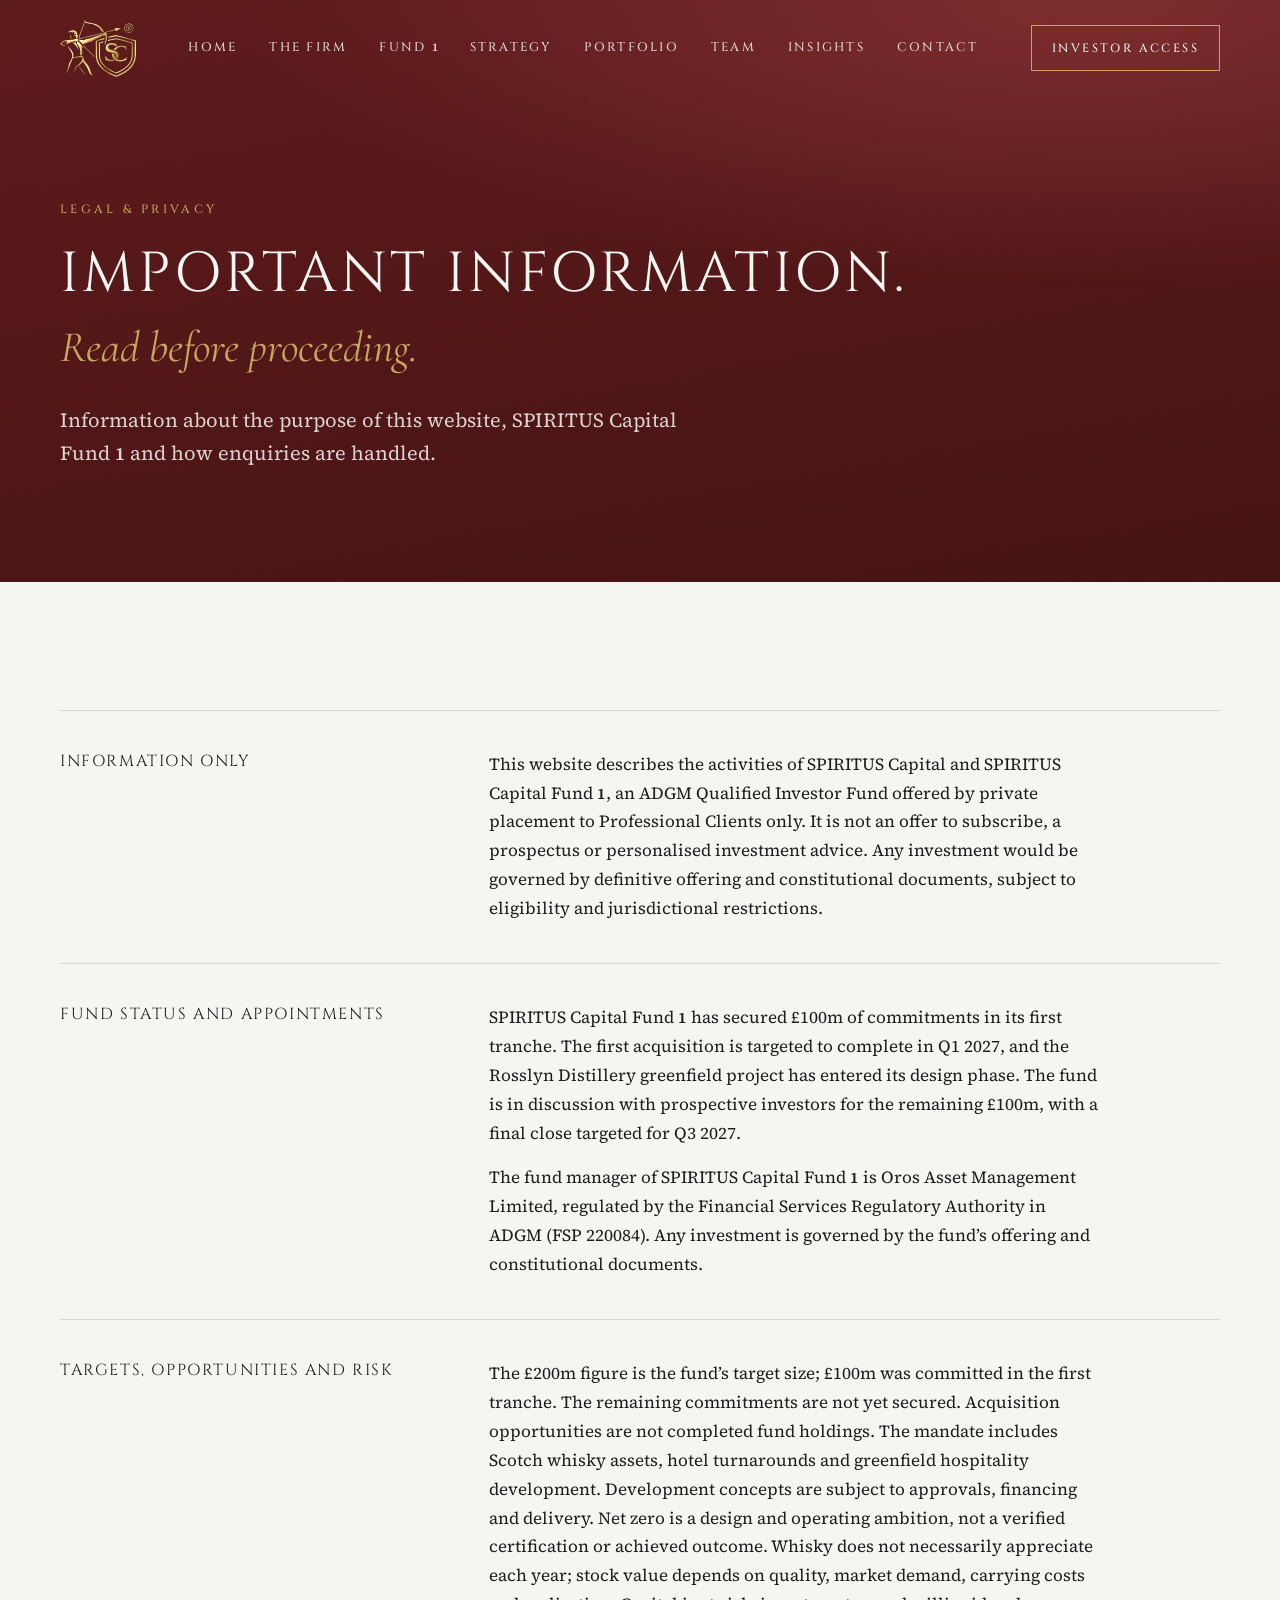
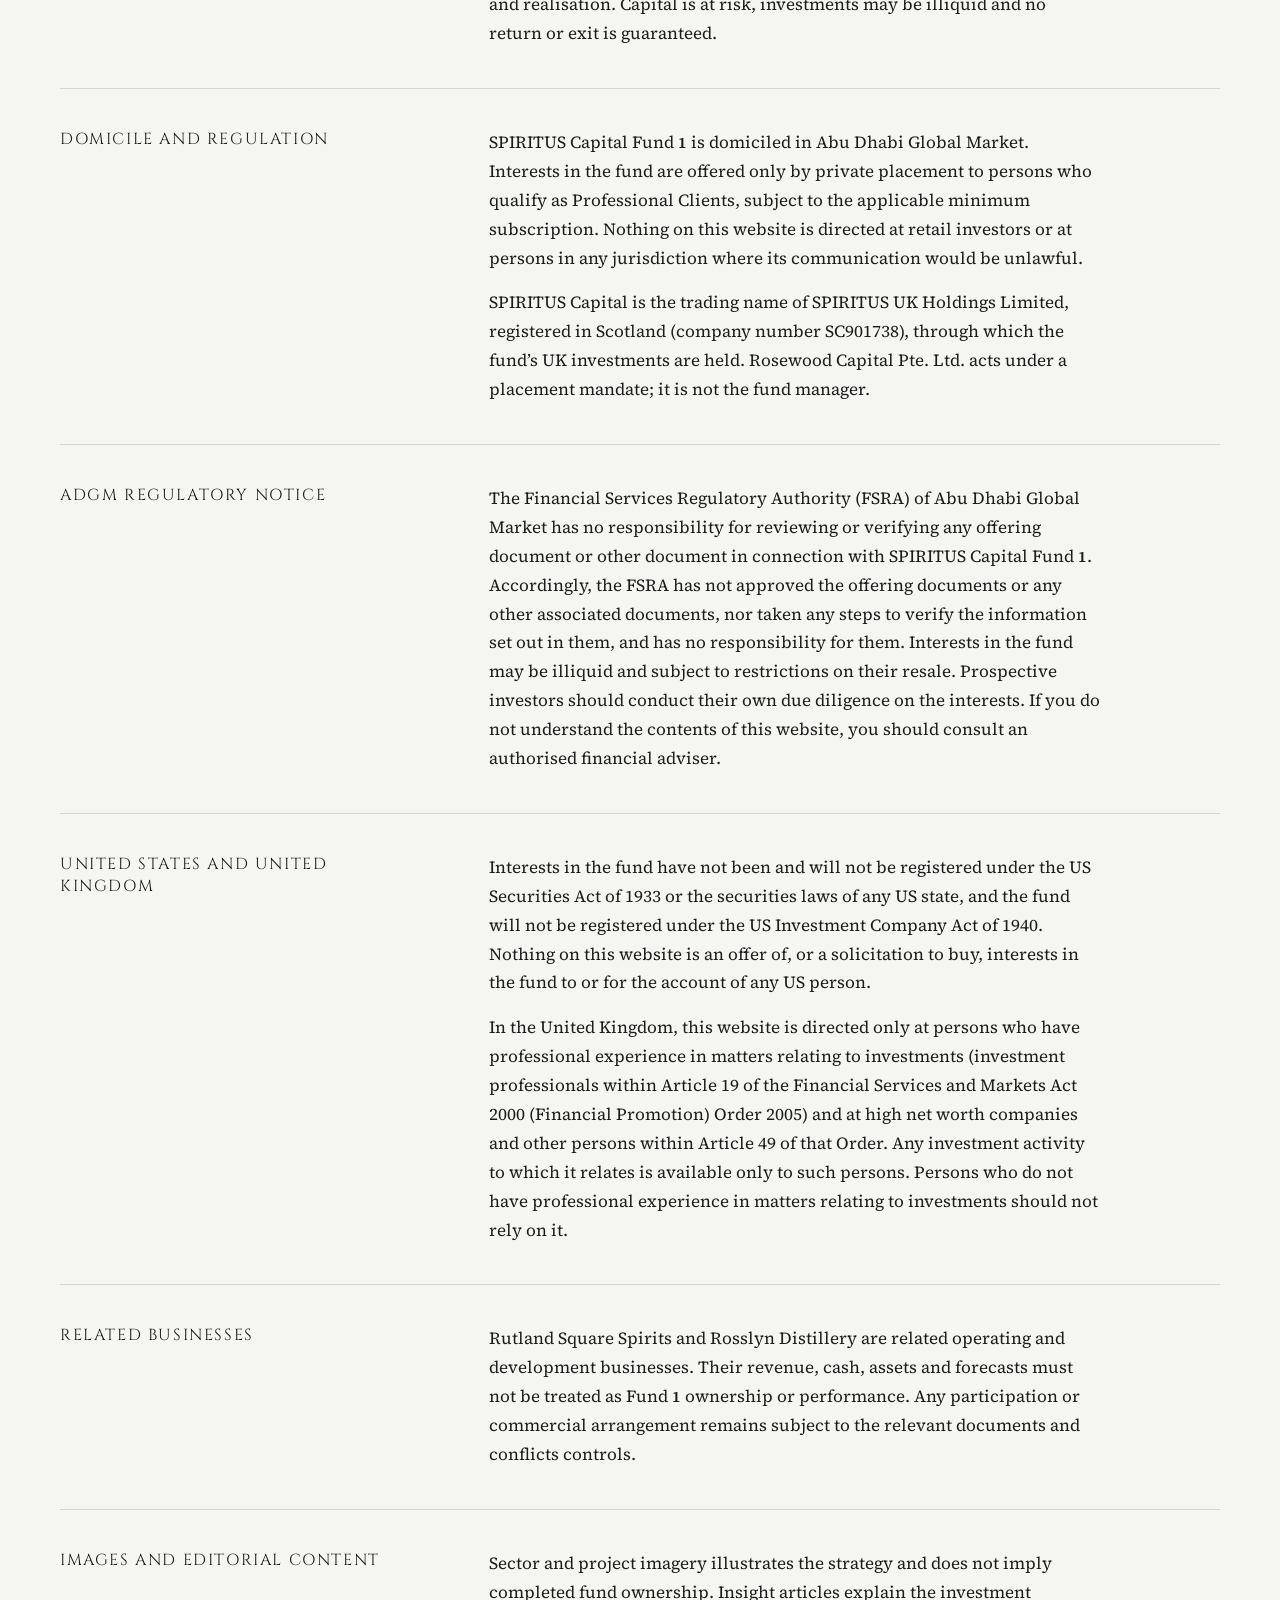
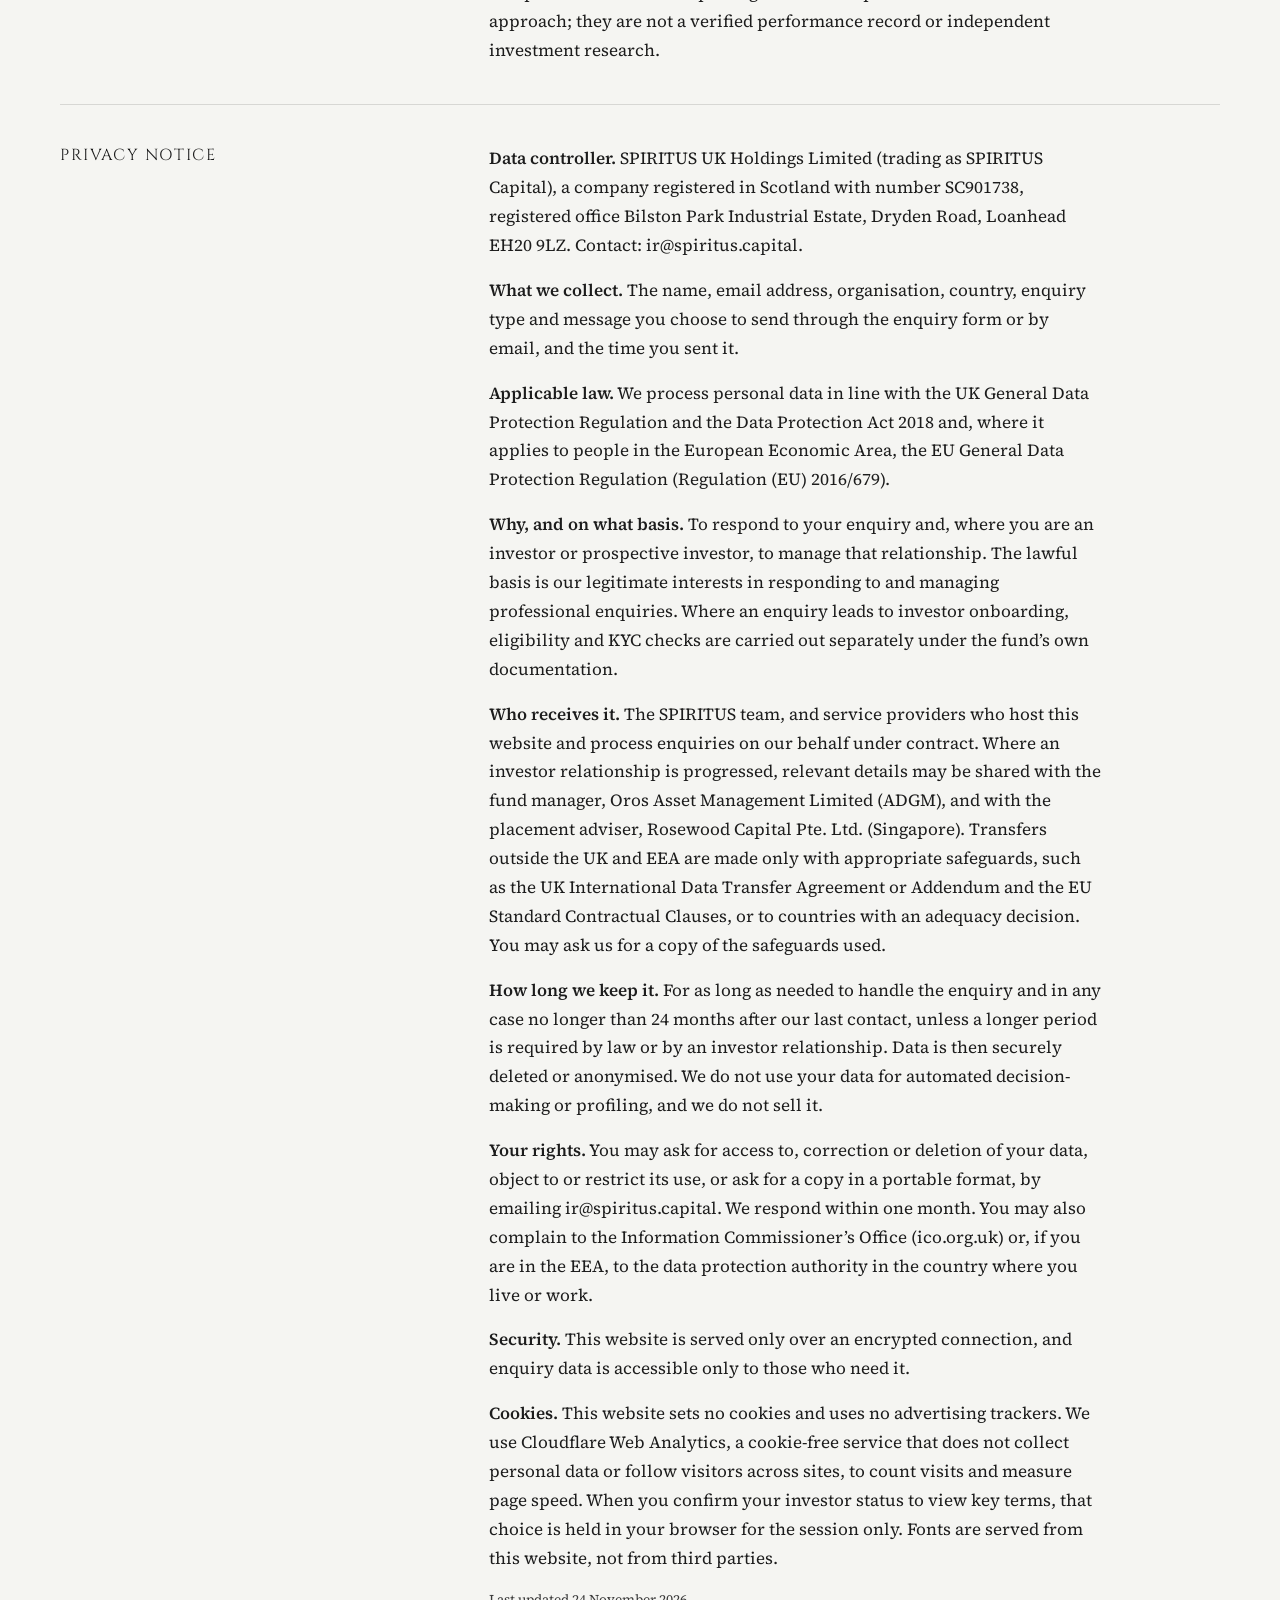
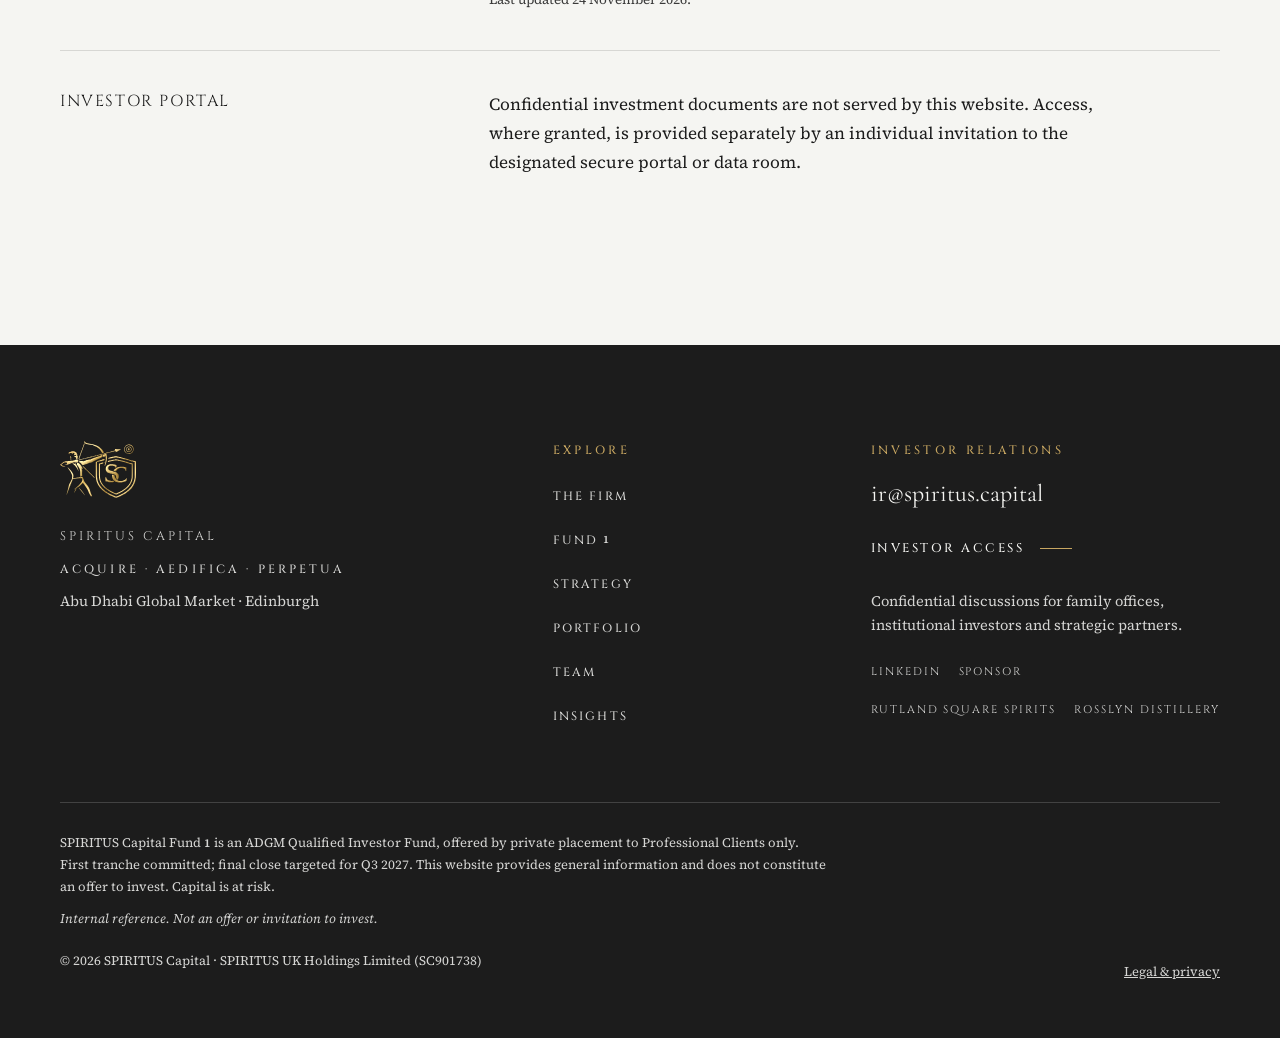
<file: legal/index.html>
<!DOCTYPE html>
<html lang="en-GB">
<head>
<meta charset="utf-8">
<meta name="viewport" content="width=device-width, initial-scale=1">
<title>Legal &amp; Privacy | SPIRITUS Capital</title>
<meta name="description" content="Important information, domicile and regulation, and the privacy notice of SPIRITUS UK Holdings Limited.">
<meta name="robots" content="index, follow">
<link rel="canonical" href="https://spiritus.capital/legal/">
<meta property="og:type" content="website">
<meta property="og:site_name" content="SPIRITUS Capital">
<meta property="og:title" content="Legal &amp; Privacy | SPIRITUS Capital">
<meta property="og:description" content="Important information, domicile and regulation, and the privacy notice of SPIRITUS UK Holdings Limited.">
<meta property="og:url" content="https://spiritus.capital/legal/">
<meta property="og:image" content="https://spiritus.capital/assets/og.jpg">
<meta property="og:image:width" content="1200"><meta property="og:image:height" content="630">
<meta property="og:image:alt" content="SPIRITUS Capital — private equity, Abu Dhabi Global Market">
<meta name="twitter:card" content="summary_large_image">
<meta name="theme-color" content="#5C1A1B">
<link rel="icon" type="image/svg+xml" href="/assets/img/crest-gold.svg">
<link rel="icon" type="image/png" sizes="32x32" href="/assets/img/favicon-32.png">
<link rel="apple-touch-icon" href="/assets/img/apple-touch-icon.png">
<link rel="preload" href="/assets/fonts/cinzel-400.woff2" as="font" type="font/woff2" crossorigin>
<link rel="preload" href="/assets/fonts/cormorant-400i.woff2" as="font" type="font/woff2" crossorigin>
<link rel="preload" href="/assets/fonts/sourceserif-400.woff2" as="font" type="font/woff2" crossorigin>
<link rel="stylesheet" href="/assets/site.css?v=202611252149">
</head>
<body>
<a class="skip" href="#main">Skip to content</a>
<div class="progress" id="progress" aria-hidden="true"></div>
<svg width="0" height="0" style="position:absolute" aria-hidden="true" focusable="false"><defs>
<linearGradient id="foil" gradientUnits="userSpaceOnUse" x1="0" y1="0" x2="800" y2="600">
<stop offset="0" stop-color="#7d5c1f"/><stop offset=".16" stop-color="#c9a458"/><stop offset=".3" stop-color="#f1dfa0"/><stop offset=".42" stop-color="#b08d3c"/><stop offset=".56" stop-color="#e3c77f"/><stop offset=".7" stop-color="#94712a"/><stop offset=".84" stop-color="#d9bc72"/><stop offset="1" stop-color="#8c6a26"/></linearGradient>
<linearGradient id="glint" gradientUnits="userSpaceOnUse" x1="0" y1="0" x2="800" y2="220">
<stop offset=".38" stop-color="#fff8e2" stop-opacity="0"/><stop offset=".5" stop-color="#fff8e2" stop-opacity=".55"/><stop offset=".62" stop-color="#fff8e2" stop-opacity="0"/>
<animateTransform attributeName="gradientTransform" type="translate" values="-1000 0;-1000 0;1000 0" keyTimes="0;.55;1" dur="9s" repeatCount="indefinite"/></linearGradient>
<filter id="emboss" x="-4%" y="-4%" width="108%" height="112%" color-interpolation-filters="sRGB">
<feGaussianBlur in="SourceAlpha" stdDeviation="2.2" result="b"/>
<feSpecularLighting in="b" surfaceScale="4" specularConstant=".85" specularExponent="18" lighting-color="#fff4d6" result="s"><feDistantLight azimuth="225" elevation="40"/></feSpecularLighting>
<feComposite in="s" in2="SourceAlpha" operator="in" result="s2"/>
<feComposite in="SourceGraphic" in2="s2" operator="arithmetic" k2="1" k3=".6" result="lit"/>
<feOffset in="SourceAlpha" dx="1.5" dy="3" result="o"/><feGaussianBlur in="o" stdDeviation="3" result="ob"/>
<feFlood flood-color="#160404" flood-opacity=".6"/><feComposite in2="ob" operator="in" result="shadow"/>
<feMerge><feMergeNode in="shadow"/><feMergeNode in="lit"/></feMerge></filter>
<filter id="emboss-sm" x="-6%" y="-6%" width="112%" height="116%" color-interpolation-filters="sRGB">
<feGaussianBlur in="SourceAlpha" stdDeviation="3" result="b"/>
<feSpecularLighting in="b" surfaceScale="3" specularConstant=".7" specularExponent="14" lighting-color="#fff4d6" result="s"><feDistantLight azimuth="225" elevation="45"/></feSpecularLighting>
<feComposite in="s" in2="SourceAlpha" operator="in" result="s2"/>
<feComposite in="SourceGraphic" in2="s2" operator="arithmetic" k2="1" k3=".5" result="lit"/>
<feOffset in="SourceAlpha" dx="2" dy="5" result="o"/><feGaussianBlur in="o" stdDeviation="4" result="ob"/>
<feFlood flood-color="#0e0303" flood-opacity=".55"/><feComposite in2="ob" operator="in" result="shadow"/>
<feMerge><feMergeNode in="shadow"/><feMergeNode in="lit"/></feMerge></filter>
</defs></svg>
<header class="site" id="hdr">
  <div class="wrap hbar">
    <a class="mark" href="/" aria-label="SPIRITUS Capital — home"><svg class="crest " viewBox="0 0 800 600" role="img" aria-label="SPIRITUS Capital" focusable="false"><g filter="url(#emboss-sm)"><use href="/assets/img/crest-symbol.svg#c" fill="url(#foil)"/></g></svg></a>
    <nav class="main" id="nav" aria-label="Main">
      <a href="/">Home</a><a href="/firm/">The Firm</a><a href="/fund/">Fund&nbsp;<span class="n1">1</span></a><a href="/strategy/">Strategy</a><a href="/portfolio/">Portfolio</a><a href="/team/">Team</a><a href="/insights/">Insights</a><a href="/contact/">Contact</a><a class="nav-access" href="/investor-access/">Investor access</a>
    </nav>
    <div class="hright">
      <a class="access" href="/investor-access/">Investor access</a>
      <button class="burger" id="burger" aria-label="Menu" aria-expanded="false" aria-controls="nav"><i></i><i></i><i></i></button>
    </div>
  </div>
</header>
<main id="main">

  <section class="phero g-ox grad on-dark"><div class="wrap"><p class="eyebrow" data-h>Legal &amp; privacy</p><h1 data-h style="--d:.12s"><span class="disp">Important information.</span> <span class="stmt">Read before proceeding.</span></h1><p class="lead" data-h style="--d:.28s">Information about the purpose of this website, SPIRITUS Capital Fund&nbsp;<span class="n1">1</span> and how enquiries are handled.</p></div></section>
  <section class="sec g-iv"><div class="wrap">
    <div class="legal" data-r><p class="title" role="heading" aria-level="2">Information only</p><div><p>This website describes the activities of SPIRITUS Capital and SPIRITUS Capital Fund&nbsp;<span class="n1">1</span>, an ADGM Qualified Investor Fund offered by private placement to Professional Clients only. It is not an offer to subscribe, a prospectus or personalised investment advice. Any investment would be governed by definitive offering and constitutional documents, subject to eligibility and jurisdictional restrictions.</p></div></div>
    <div class="legal" data-r><p class="title" role="heading" aria-level="2">Fund status and appointments</p><div><p>SPIRITUS Capital Fund&nbsp;<span class="n1">1</span> has secured £100m of commitments in its first tranche. The first acquisition is targeted to complete in Q1 2027, and the Rosslyn Distillery greenfield project has entered its design phase. The fund is in discussion with prospective investors for the remaining £100m, with a final close targeted for Q3 2027.</p><p>The fund manager of SPIRITUS Capital Fund&nbsp;<span class="n1">1</span> is Oros Asset Management Limited, regulated by the Financial Services Regulatory Authority in ADGM (FSP 220084). Any investment is governed by the fund’s offering and constitutional documents.</p></div></div>
    <div class="legal" data-r><p class="title" role="heading" aria-level="2">Targets, opportunities and risk</p><div><p>The £200m figure is the fund’s target size; £100m was committed in the first tranche. The remaining commitments are not yet secured. Acquisition opportunities are not completed fund holdings. The mandate includes Scotch whisky assets, hotel turnarounds and greenfield hospitality development. Development concepts are subject to approvals, financing and delivery. Net zero is a design and operating ambition, not a verified certification or achieved outcome. Whisky does not necessarily appreciate each year; stock value depends on quality, market demand, carrying costs and realisation. Capital is at risk, investments may be illiquid and no return or exit is guaranteed.</p></div></div>
    <div class="legal" data-r><p class="title" role="heading" aria-level="2">Domicile and regulation</p><div><p>SPIRITUS Capital Fund&nbsp;<span class="n1">1</span> is domiciled in Abu Dhabi Global Market. Interests in the fund are offered only by private placement to persons who qualify as Professional Clients, subject to the applicable minimum subscription. Nothing on this website is directed at retail investors or at persons in any jurisdiction where its communication would be unlawful.</p><p>SPIRITUS Capital is the trading name of SPIRITUS UK Holdings Limited, registered in Scotland (company number SC901738), through which the fund’s UK investments are held. Rosewood Capital Pte. Ltd. acts under a placement mandate; it is not the fund manager.</p></div></div>
    <div class="legal" data-r><p class="title" role="heading" aria-level="2">ADGM regulatory notice</p><div><p>The Financial Services Regulatory Authority (FSRA) of Abu Dhabi Global Market has no responsibility for reviewing or verifying any offering document or other document in connection with SPIRITUS Capital Fund&nbsp;<span class="n1">1</span>. Accordingly, the FSRA has not approved the offering documents or any other associated documents, nor taken any steps to verify the information set out in them, and has no responsibility for them. Interests in the fund may be illiquid and subject to restrictions on their resale. Prospective investors should conduct their own due diligence on the interests. If you do not understand the contents of this website, you should consult an authorised financial adviser.</p></div></div>
    <div class="legal" data-r><p class="title" role="heading" aria-level="2">United States and United Kingdom</p><div><p>Interests in the fund have not been and will not be registered under the US Securities Act of 1933 or the securities laws of any US state, and the fund will not be registered under the US Investment Company Act of 1940. Nothing on this website is an offer of, or a solicitation to buy, interests in the fund to or for the account of any US person.</p><p>In the United Kingdom, this website is directed only at persons who have professional experience in matters relating to investments (investment professionals within Article&nbsp;19 of the Financial Services and Markets Act 2000 (Financial Promotion) Order 2005) and at high net worth companies and other persons within Article&nbsp;49 of that Order. Any investment activity to which it relates is available only to such persons. Persons who do not have professional experience in matters relating to investments should not rely on it.</p></div></div>
    <div class="legal" data-r><p class="title" role="heading" aria-level="2">Related businesses</p><div><p>Rutland Square Spirits and Rosslyn Distillery are related operating and development businesses. Their revenue, cash, assets and forecasts must not be treated as Fund&nbsp;<span class="n1">1</span> ownership or performance. Any participation or commercial arrangement remains subject to the relevant documents and conflicts controls.</p></div></div>
    <div class="legal" data-r><p class="title" role="heading" aria-level="2">Images and editorial content</p><div><p>Sector and project imagery illustrates the strategy and does not imply completed fund ownership. Insight articles explain the investment approach; they are not a verified performance record or independent investment research.</p></div></div>
    <div class="legal" id="privacy" data-r><p class="title" role="heading" aria-level="2">Privacy notice</p><div>
      <p><strong>Data controller.</strong> SPIRITUS UK Holdings Limited (trading as SPIRITUS Capital), a company registered in Scotland with number SC901738, registered office Bilston Park Industrial Estate, Dryden Road, Loanhead EH20 9LZ. Contact: ir@spiritus.capital.</p>
      <p><strong>What we collect.</strong> The name, email address, organisation, country, enquiry type and message you choose to send through the enquiry form or by email, and the time you sent it.</p>
      <p><strong>Applicable law.</strong> We process personal data in line with the UK General Data Protection Regulation and the Data Protection Act 2018 and, where it applies to people in the European Economic Area, the EU General Data Protection Regulation (Regulation (EU) 2016/679).</p>
      <p><strong>Why, and on what basis.</strong> To respond to your enquiry and, where you are an investor or prospective investor, to manage that relationship. The lawful basis is our legitimate interests in responding to and managing professional enquiries. Where an enquiry leads to investor onboarding, eligibility and KYC checks are carried out separately under the fund’s own documentation.</p>
      <p><strong>Who receives it.</strong> The SPIRITUS team, and service providers who host this website and process enquiries on our behalf under contract. Where an investor relationship is progressed, relevant details may be shared with the fund manager, Oros Asset Management Limited (ADGM), and with the placement adviser, Rosewood Capital Pte. Ltd. (Singapore). Transfers outside the UK and EEA are made only with appropriate safeguards, such as the UK International Data Transfer Agreement or Addendum and the EU Standard Contractual Clauses, or to countries with an adequacy decision. You may ask us for a copy of the safeguards used.</p>
      <p><strong>How long we keep it.</strong> For as long as needed to handle the enquiry and in any case no longer than 24 months after our last contact, unless a longer period is required by law or by an investor relationship. Data is then securely deleted or anonymised. We do not use your data for automated decision-making or profiling, and we do not sell it.</p>
      <p><strong>Your rights.</strong> You may ask for access to, correction or deletion of your data, object to or restrict its use, or ask for a copy in a portable format, by emailing ir@spiritus.capital. We respond within one month. You may also complain to the Information Commissioner’s Office (ico.org.uk) or, if you are in the EEA, to the data protection authority in the country where you live or work.</p>
      <p><strong>Security.</strong> This website is served only over an encrypted connection, and enquiry data is accessible only to those who need it.</p>
      <p><strong>Cookies.</strong> This website sets no cookies and uses no advertising trackers. We use Cloudflare Web Analytics, a cookie-free service that does not collect personal data or follow visitors across sites, to count visits and measure page speed. When you confirm your investor status to view key terms, that choice is held in your browser for the session only. Fonts are served from this website, not from third parties.</p>
      <p class="caption">Last updated 24 November 2026.</p>
    </div></div>
    <div class="legal" data-r><p class="title" role="heading" aria-level="2">Investor portal</p><div><p>Confidential investment documents are not served by this website. Access, where granted, is provided separately by an individual invitation to the designated secure portal or data room.</p></div></div>
  </div></section>

</main>
<footer class="site on-dark">
  <div class="wrap fgrid">
    <div>
      <svg class="crest sym" viewBox="0 0 800 600" aria-hidden="true" focusable="false"><g filter="url(#emboss-sm)"><use href="/assets/img/crest-symbol.svg#c" fill="url(#foil)"/></g></svg>
      <p class="fid">SPIRITUS CAPITAL</p>
      <p class="motto">ACQUIRE · AEDIFICA · PERPETUA</p>
      <p class="floc">Abu Dhabi Global Market · Edinburgh</p>
    </div>
    <nav class="fnav" aria-label="Footer"><p class="eyebrow">Explore</p><a href="/firm/">The Firm</a><a href="/fund/">Fund&nbsp;<span class="n1">1</span></a><a href="/strategy/">Strategy</a><a href="/portfolio/">Portfolio</a><a href="/team/">Team</a><a href="/insights/">Insights</a></nav>
    <div class="fcontact"><p class="eyebrow" style="margin-top:0">Investor relations</p><a class="fmail" href="mailto:ir@spiritus.capital">ir@spiritus.capital</a><br><a class="go" href="/investor-access/">Investor access</a><p>Confidential discussions for family offices, institutional investors and strategic partners.</p><p class="flinks"><a class="fl" href="https://www.linkedin.com/company/147026980/" target="_blank" rel="noopener">LinkedIn</a><a class="fl" href="https://nishantsharma.co.uk/" target="_blank" rel="noopener">Sponsor</a><a class="fl" href="https://www.rutlandsquarespirits.com" target="_blank" rel="noopener">Rutland Square Spirits</a><a class="fl" href="https://rosslyndistillery.com/" target="_blank" rel="noopener">Rosslyn Distillery</a></p></div>
  </div>
  <div class="wrap flegal">
    <p>SPIRITUS Capital Fund&nbsp;<span class="n1">1</span> is an ADGM Qualified Investor Fund, offered by private placement to Professional Clients only. First tranche committed; final close targeted for Q3 2027. This website provides general information and does not constitute an offer to invest. Capital is at risk.</p>
    <p class="std">Internal reference. Not an offer or invitation to invest.</p>
    <div class="row"><span>© 2026 SPIRITUS Capital · SPIRITUS UK Holdings Limited (SC901738)</span><a href="/legal/">Legal &amp; privacy</a></div>
  </div>
</footer>
<script src="/assets/site.js?v=202611252149" defer></script>
</body>
</html>
</file>
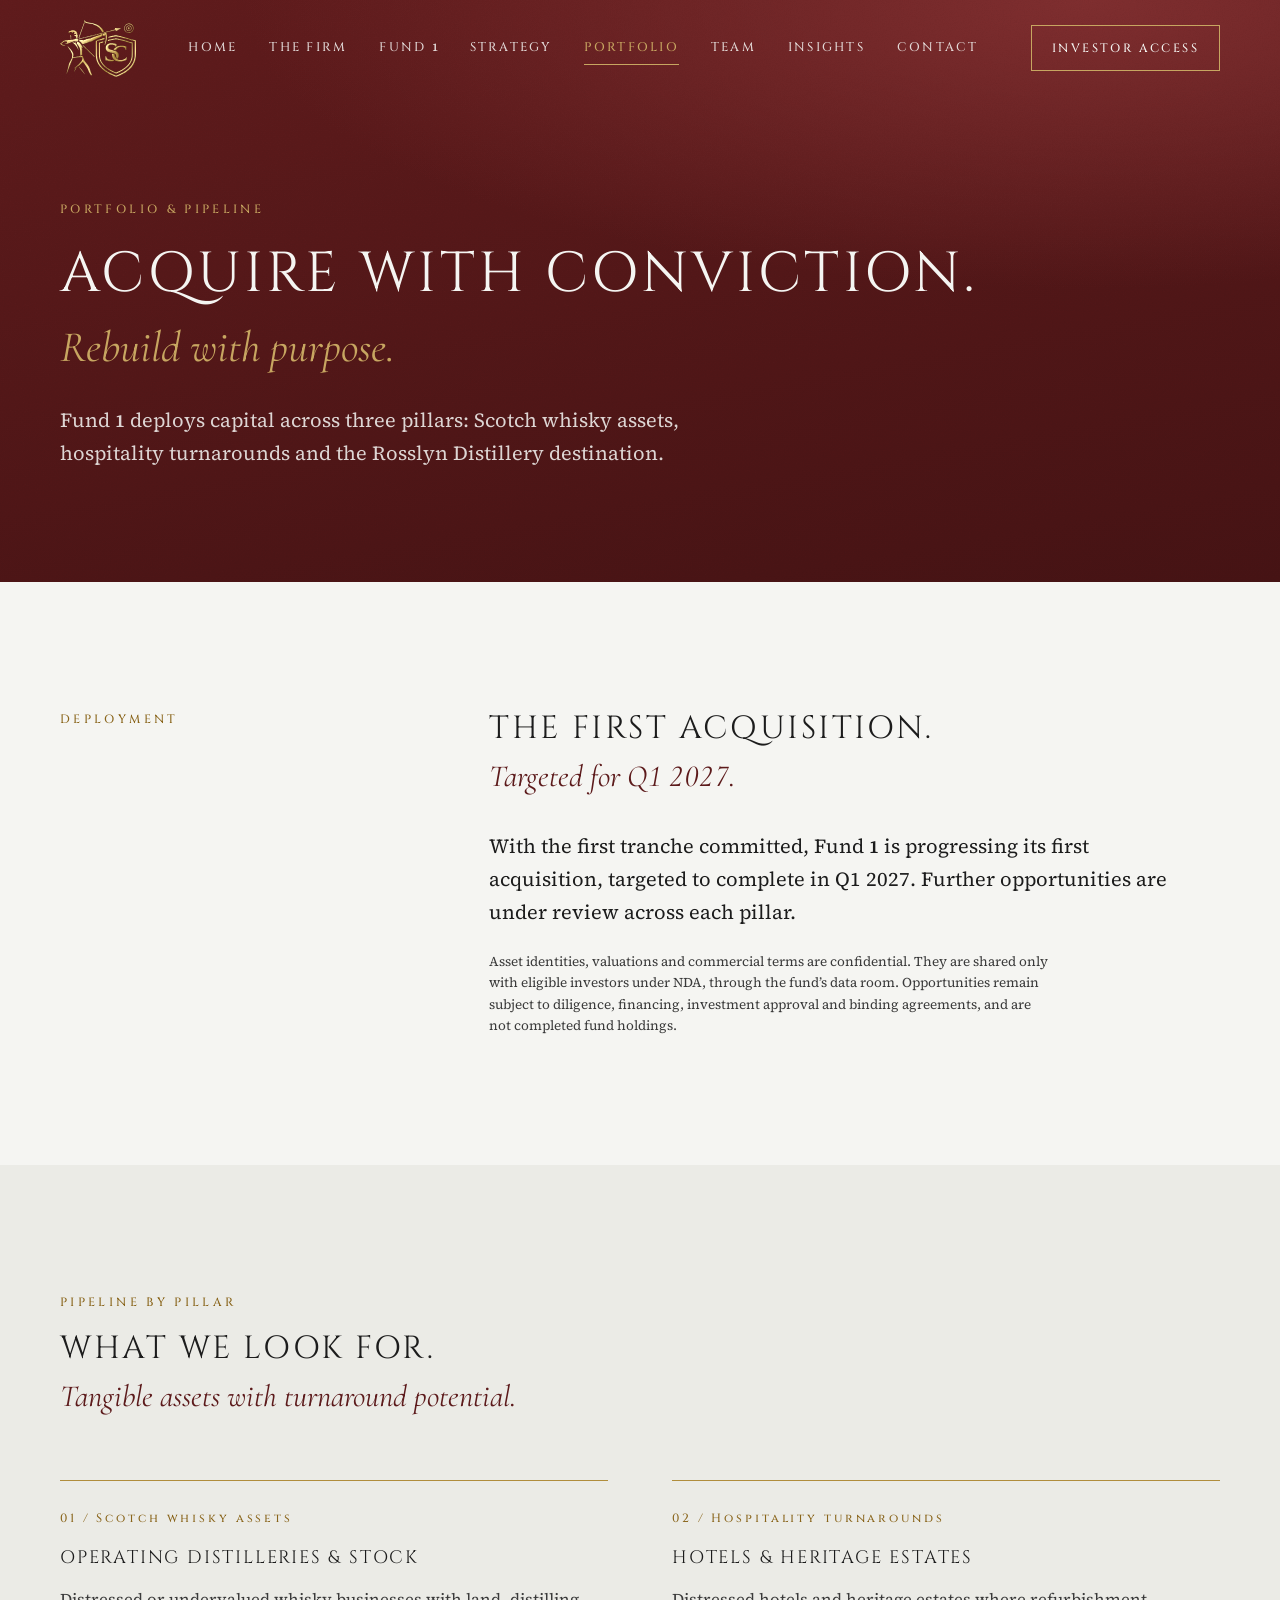
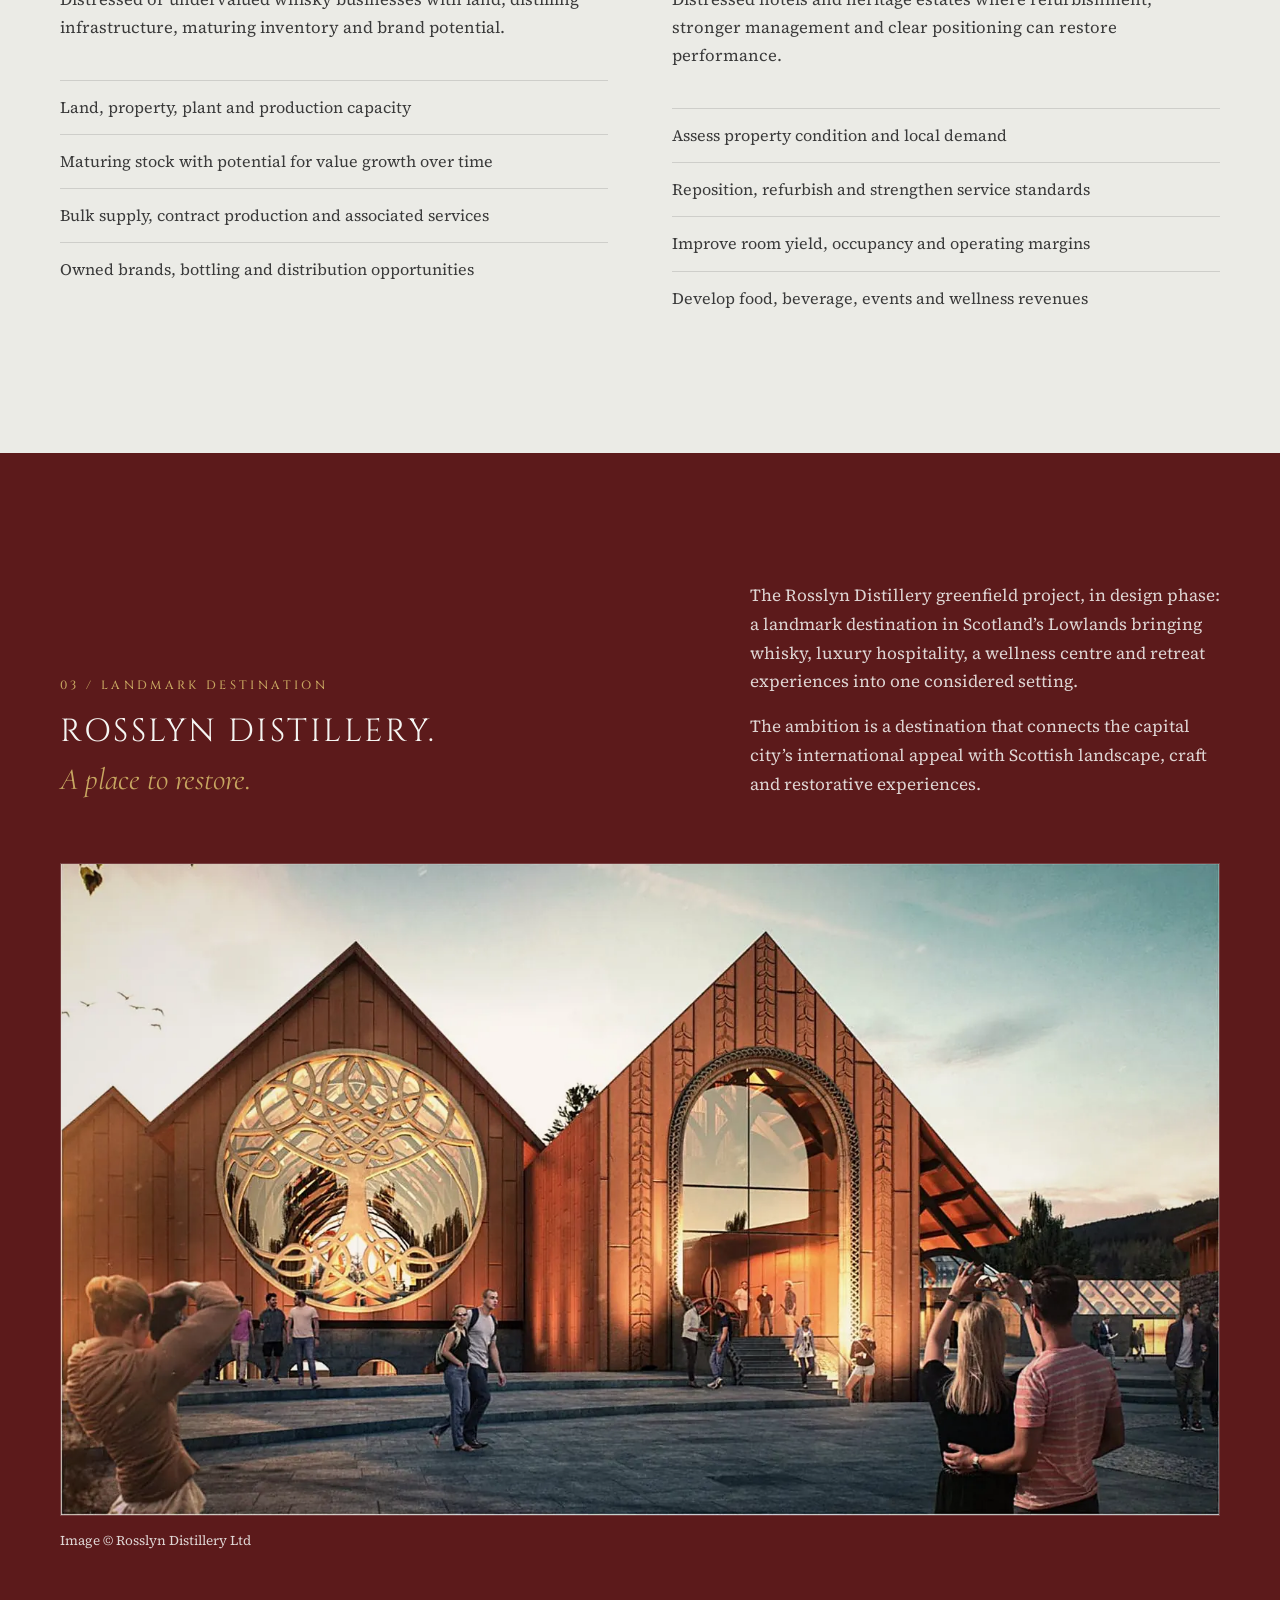
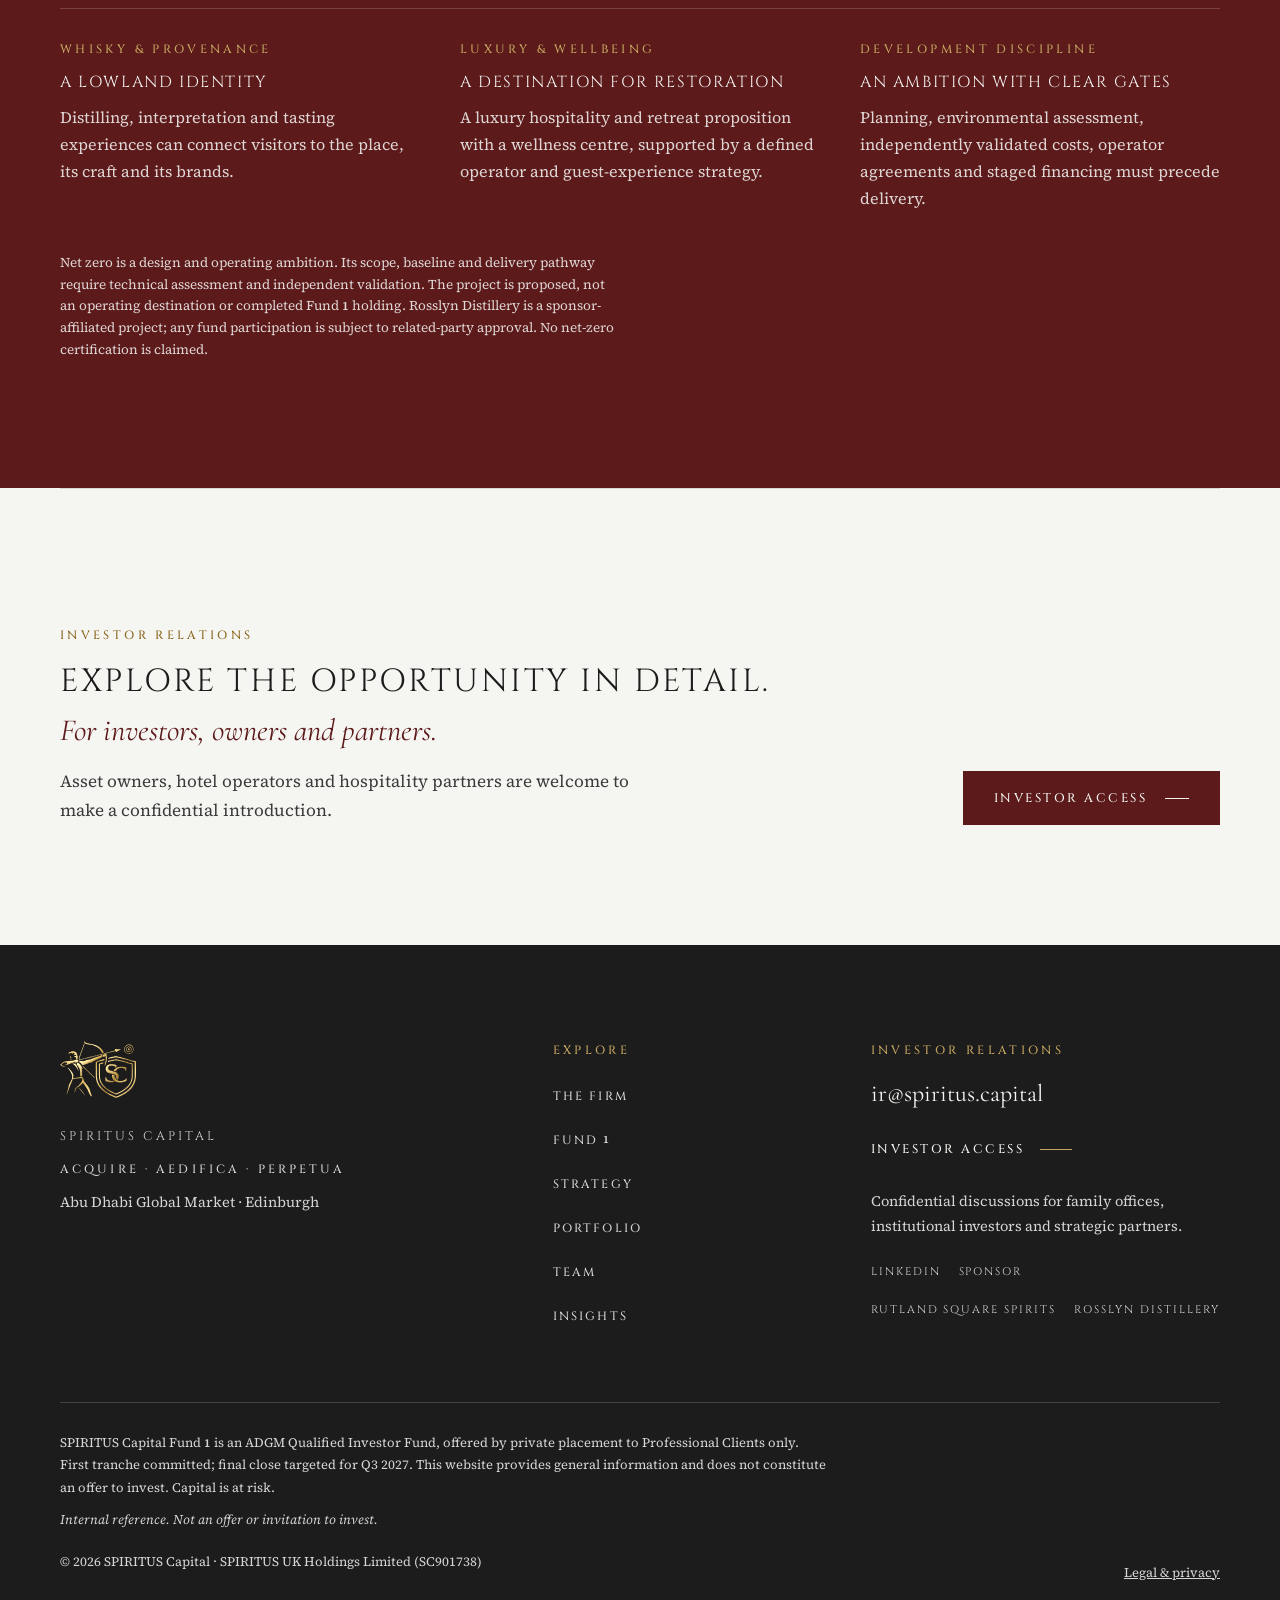
<file: portfolio/index.html>
<!DOCTYPE html>
<html lang="en-GB">
<head>
<meta charset="utf-8">
<meta name="viewport" content="width=device-width, initial-scale=1">
<title>Portfolio &amp; Pipeline | SPIRITUS Capital</title>
<meta name="description" content="SPIRITUS Capital Fund 1 deploys across Scotch whisky assets, hospitality turnarounds and the Rosslyn Distillery destination.">
<meta name="robots" content="index, follow">
<link rel="canonical" href="https://spiritus.capital/portfolio/">
<meta property="og:type" content="website">
<meta property="og:site_name" content="SPIRITUS Capital">
<meta property="og:title" content="Portfolio &amp; Pipeline | SPIRITUS Capital">
<meta property="og:description" content="SPIRITUS Capital Fund 1 deploys across Scotch whisky assets, hospitality turnarounds and the Rosslyn Distillery destination.">
<meta property="og:url" content="https://spiritus.capital/portfolio/">
<meta property="og:image" content="https://spiritus.capital/assets/og.jpg">
<meta property="og:image:width" content="1200"><meta property="og:image:height" content="630">
<meta property="og:image:alt" content="SPIRITUS Capital — private equity, Abu Dhabi Global Market">
<meta name="twitter:card" content="summary_large_image">
<meta name="theme-color" content="#5C1A1B">
<link rel="icon" type="image/svg+xml" href="/assets/img/crest-gold.svg">
<link rel="icon" type="image/png" sizes="32x32" href="/assets/img/favicon-32.png">
<link rel="apple-touch-icon" href="/assets/img/apple-touch-icon.png">
<link rel="preload" href="/assets/fonts/cinzel-400.woff2" as="font" type="font/woff2" crossorigin>
<link rel="preload" href="/assets/fonts/cormorant-400i.woff2" as="font" type="font/woff2" crossorigin>
<link rel="preload" href="/assets/fonts/sourceserif-400.woff2" as="font" type="font/woff2" crossorigin>
<link rel="stylesheet" href="/assets/site.css?v=202611252149">
</head>
<body>
<a class="skip" href="#main">Skip to content</a>
<div class="progress" id="progress" aria-hidden="true"></div>
<svg width="0" height="0" style="position:absolute" aria-hidden="true" focusable="false"><defs>
<linearGradient id="foil" gradientUnits="userSpaceOnUse" x1="0" y1="0" x2="800" y2="600">
<stop offset="0" stop-color="#7d5c1f"/><stop offset=".16" stop-color="#c9a458"/><stop offset=".3" stop-color="#f1dfa0"/><stop offset=".42" stop-color="#b08d3c"/><stop offset=".56" stop-color="#e3c77f"/><stop offset=".7" stop-color="#94712a"/><stop offset=".84" stop-color="#d9bc72"/><stop offset="1" stop-color="#8c6a26"/></linearGradient>
<linearGradient id="glint" gradientUnits="userSpaceOnUse" x1="0" y1="0" x2="800" y2="220">
<stop offset=".38" stop-color="#fff8e2" stop-opacity="0"/><stop offset=".5" stop-color="#fff8e2" stop-opacity=".55"/><stop offset=".62" stop-color="#fff8e2" stop-opacity="0"/>
<animateTransform attributeName="gradientTransform" type="translate" values="-1000 0;-1000 0;1000 0" keyTimes="0;.55;1" dur="9s" repeatCount="indefinite"/></linearGradient>
<filter id="emboss" x="-4%" y="-4%" width="108%" height="112%" color-interpolation-filters="sRGB">
<feGaussianBlur in="SourceAlpha" stdDeviation="2.2" result="b"/>
<feSpecularLighting in="b" surfaceScale="4" specularConstant=".85" specularExponent="18" lighting-color="#fff4d6" result="s"><feDistantLight azimuth="225" elevation="40"/></feSpecularLighting>
<feComposite in="s" in2="SourceAlpha" operator="in" result="s2"/>
<feComposite in="SourceGraphic" in2="s2" operator="arithmetic" k2="1" k3=".6" result="lit"/>
<feOffset in="SourceAlpha" dx="1.5" dy="3" result="o"/><feGaussianBlur in="o" stdDeviation="3" result="ob"/>
<feFlood flood-color="#160404" flood-opacity=".6"/><feComposite in2="ob" operator="in" result="shadow"/>
<feMerge><feMergeNode in="shadow"/><feMergeNode in="lit"/></feMerge></filter>
<filter id="emboss-sm" x="-6%" y="-6%" width="112%" height="116%" color-interpolation-filters="sRGB">
<feGaussianBlur in="SourceAlpha" stdDeviation="3" result="b"/>
<feSpecularLighting in="b" surfaceScale="3" specularConstant=".7" specularExponent="14" lighting-color="#fff4d6" result="s"><feDistantLight azimuth="225" elevation="45"/></feSpecularLighting>
<feComposite in="s" in2="SourceAlpha" operator="in" result="s2"/>
<feComposite in="SourceGraphic" in2="s2" operator="arithmetic" k2="1" k3=".5" result="lit"/>
<feOffset in="SourceAlpha" dx="2" dy="5" result="o"/><feGaussianBlur in="o" stdDeviation="4" result="ob"/>
<feFlood flood-color="#0e0303" flood-opacity=".55"/><feComposite in2="ob" operator="in" result="shadow"/>
<feMerge><feMergeNode in="shadow"/><feMergeNode in="lit"/></feMerge></filter>
</defs></svg>
<header class="site" id="hdr">
  <div class="wrap hbar">
    <a class="mark" href="/" aria-label="SPIRITUS Capital — home"><svg class="crest " viewBox="0 0 800 600" role="img" aria-label="SPIRITUS Capital" focusable="false"><g filter="url(#emboss-sm)"><use href="/assets/img/crest-symbol.svg#c" fill="url(#foil)"/></g></svg></a>
    <nav class="main" id="nav" aria-label="Main">
      <a href="/">Home</a><a href="/firm/">The Firm</a><a href="/fund/">Fund&nbsp;<span class="n1">1</span></a><a href="/strategy/">Strategy</a><a href="/portfolio/" aria-current="page">Portfolio</a><a href="/team/">Team</a><a href="/insights/">Insights</a><a href="/contact/">Contact</a><a class="nav-access" href="/investor-access/">Investor access</a>
    </nav>
    <div class="hright">
      <a class="access" href="/investor-access/">Investor access</a>
      <button class="burger" id="burger" aria-label="Menu" aria-expanded="false" aria-controls="nav"><i></i><i></i><i></i></button>
    </div>
  </div>
</header>
<main id="main">

  <section class="phero g-ox grad on-dark"><div class="wrap"><p class="eyebrow" data-h>Portfolio &amp; pipeline</p><h1 data-h style="--d:.12s"><span class="disp">Acquire with conviction.</span> <span class="stmt">Rebuild with purpose.</span></h1><p class="lead" data-h style="--d:.28s">Fund&nbsp;<span class="n1">1</span> deploys capital across three pillars: Scotch whisky assets, hospitality turnarounds and the Rosslyn Distillery destination.</p></div></section>
  <section class="sec g-iv">
    <div class="wrap split">
      <p class="eyebrow" data-r>Deployment</p>
      <div>
        <h2 data-r><span class="head">The first acquisition.</span> <span class="stmt">Targeted for Q1 2027.</span></h2>
        <p class="lead" data-r style="margin-top:34px">With the first tranche committed, Fund&nbsp;<span class="n1">1</span> is progressing its first acquisition, targeted to complete in Q1 2027. Further opportunities are under review across each pillar.</p>
        <p class="caption" data-r style="margin-top:22px">Asset identities, valuations and commercial terms are confidential. They are shared only with eligible investors under NDA, through the fund’s data room. Opportunities remain subject to diligence, financing, investment approval and binding agreements, and are not completed fund holdings.</p>
      </div>
    </div>
  </section>
  <section class="sec g-bone">
    <div class="wrap">
      <div class="head-row" data-r><div><p class="eyebrow">Pipeline by pillar</p><h2 style="margin-top:18px"><span class="head">What we look for.</span> <span class="stmt">Tangible assets with turnaround potential.</span></h2></div></div>
      <div class="grid2">
        <div class="col" data-r><span class="rule" data-line></span><span class="num">01 / Scotch whisky assets</span><span class="title">Operating distilleries &amp; stock</span><p>Distressed or undervalued whisky businesses with land, distilling infrastructure, maturing inventory and brand potential.</p>
          <ul class="ticks"><li>Land, property, plant and production capacity</li><li>Maturing stock with potential for value growth over time</li><li>Bulk supply, contract production and associated services</li><li>Owned brands, bottling and distribution opportunities</li></ul></div>
        <div class="col" data-r style="--d:.12s"><span class="rule" data-line style="--d:.12s"></span><span class="num">02 / Hospitality turnarounds</span><span class="title">Hotels &amp; heritage estates</span><p>Distressed hotels and heritage estates where refurbishment, stronger management and clear positioning can restore performance.</p>
          <ul class="ticks"><li>Assess property condition and local demand</li><li>Reposition, refurbish and strengthen service standards</li><li>Improve room yield, occupancy and operating margins</li><li>Develop food, beverage, events and wellness revenues</li></ul></div>
      </div>
    </div>
  </section>
  <section class="sec g-ox on-dark">
    <div class="wrap">
      <div class="head-row" data-r>
        <div><p class="eyebrow">03 / Landmark destination</p><h2 style="margin-top:18px"><span class="head">Rosslyn Distillery.</span> <span class="stmt">A place to restore.</span></h2></div>
        <div style="max-width:470px"><p>The Rosslyn Distillery greenfield project, in design phase: a landmark destination in Scotland’s Lowlands bringing whisky, luxury hospitality, a wellness centre and retreat experiences into one considered setting.</p><p style="margin-top:16px">The ambition is a destination that connects the capital city’s international appeal with Scottish landscape, craft and restorative experiences.</p></div>
      </div>
      <figure class="figure" data-r data-fig><div class="frame"><picture><source type="image/webp" srcset="/assets/img/rosslyn-1000.webp 1000w, /assets/img/rosslyn-1600.webp 1600w, /assets/img/rosslyn-2400.webp 2400w" sizes="(max-width:1240px) 100vw, 1160px"><img src="/assets/img/rosslyn-1600.jpg" alt="Concept illustration of the Rosslyn Distillery greenfield project" width="1600" height="900" loading="lazy" decoding="async"></picture></div><figcaption class="caption">Image © Rosslyn Distillery Ltd</figcaption></figure>
      <div class="trio">
        <div data-r><p class="eyebrow">Whisky &amp; provenance</p><p class="title">A Lowland identity</p><p>Distilling, interpretation and tasting experiences can connect visitors to the place, its craft and its brands.</p></div>
        <div data-r style="--d:.12s"><p class="eyebrow">Luxury &amp; wellbeing</p><p class="title">A destination for restoration</p><p>A luxury hospitality and retreat proposition with a wellness centre, supported by a defined operator and guest-experience strategy.</p></div>
        <div data-r style="--d:.24s"><p class="eyebrow">Development discipline</p><p class="title">An ambition with clear gates</p><p>Planning, environmental assessment, independently validated costs, operator agreements and staged financing must precede delivery.</p></div>
      </div>
      <p class="caption" data-r style="margin-top:40px">Net zero is a design and operating ambition. Its scope, baseline and delivery pathway require technical assessment and independent validation. The project is proposed, not an operating destination or completed Fund&nbsp;<span class="n1">1</span> holding. Rosslyn Distillery is a sponsor-affiliated project; any fund participation is subject to related-party approval. No net-zero certification is claimed.</p>
    </div>
  </section>
  <section class="close g-iv"><div class="wrap row" data-r><div><p class="eyebrow">Investor relations</p><h2><span class="head">Explore the opportunity in detail.</span> <span class="stmt">For investors, owners and partners.</span></h2><p class="body">Asset owners, hotel operators and hospitality partners are welcome to make a confidential introduction.</p></div><a class="btn ox" href="/investor-access/">Investor access</a></div></section>

</main>
<footer class="site on-dark">
  <div class="wrap fgrid">
    <div>
      <svg class="crest sym" viewBox="0 0 800 600" aria-hidden="true" focusable="false"><g filter="url(#emboss-sm)"><use href="/assets/img/crest-symbol.svg#c" fill="url(#foil)"/></g></svg>
      <p class="fid">SPIRITUS CAPITAL</p>
      <p class="motto">ACQUIRE · AEDIFICA · PERPETUA</p>
      <p class="floc">Abu Dhabi Global Market · Edinburgh</p>
    </div>
    <nav class="fnav" aria-label="Footer"><p class="eyebrow">Explore</p><a href="/firm/">The Firm</a><a href="/fund/">Fund&nbsp;<span class="n1">1</span></a><a href="/strategy/">Strategy</a><a href="/portfolio/" aria-current="page">Portfolio</a><a href="/team/">Team</a><a href="/insights/">Insights</a></nav>
    <div class="fcontact"><p class="eyebrow" style="margin-top:0">Investor relations</p><a class="fmail" href="mailto:ir@spiritus.capital">ir@spiritus.capital</a><br><a class="go" href="/investor-access/">Investor access</a><p>Confidential discussions for family offices, institutional investors and strategic partners.</p><p class="flinks"><a class="fl" href="https://www.linkedin.com/company/147026980/" target="_blank" rel="noopener">LinkedIn</a><a class="fl" href="https://nishantsharma.co.uk/" target="_blank" rel="noopener">Sponsor</a><a class="fl" href="https://www.rutlandsquarespirits.com" target="_blank" rel="noopener">Rutland Square Spirits</a><a class="fl" href="https://rosslyndistillery.com/" target="_blank" rel="noopener">Rosslyn Distillery</a></p></div>
  </div>
  <div class="wrap flegal">
    <p>SPIRITUS Capital Fund&nbsp;<span class="n1">1</span> is an ADGM Qualified Investor Fund, offered by private placement to Professional Clients only. First tranche committed; final close targeted for Q3 2027. This website provides general information and does not constitute an offer to invest. Capital is at risk.</p>
    <p class="std">Internal reference. Not an offer or invitation to invest.</p>
    <div class="row"><span>© 2026 SPIRITUS Capital · SPIRITUS UK Holdings Limited (SC901738)</span><a href="/legal/">Legal &amp; privacy</a></div>
  </div>
</footer>
<script src="/assets/site.js?v=202611252149" defer></script>
</body>
</html>
</file>
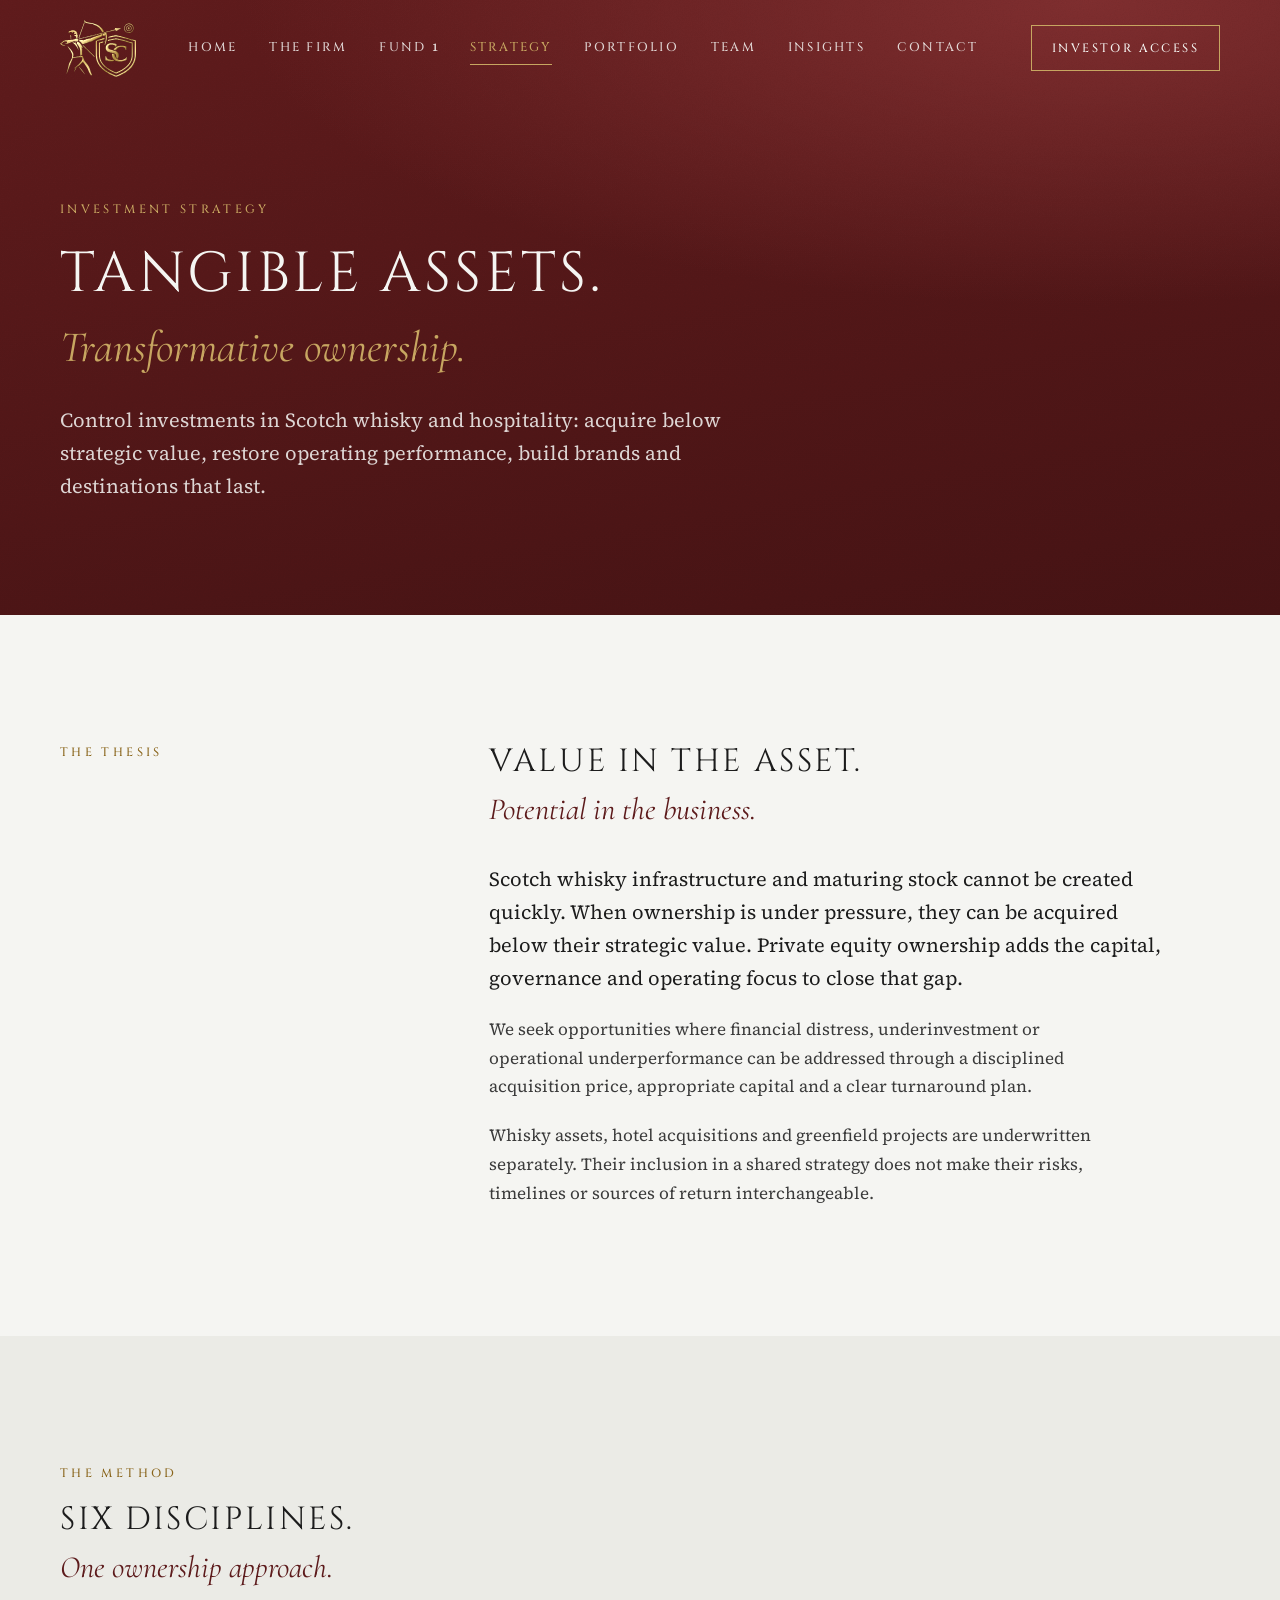
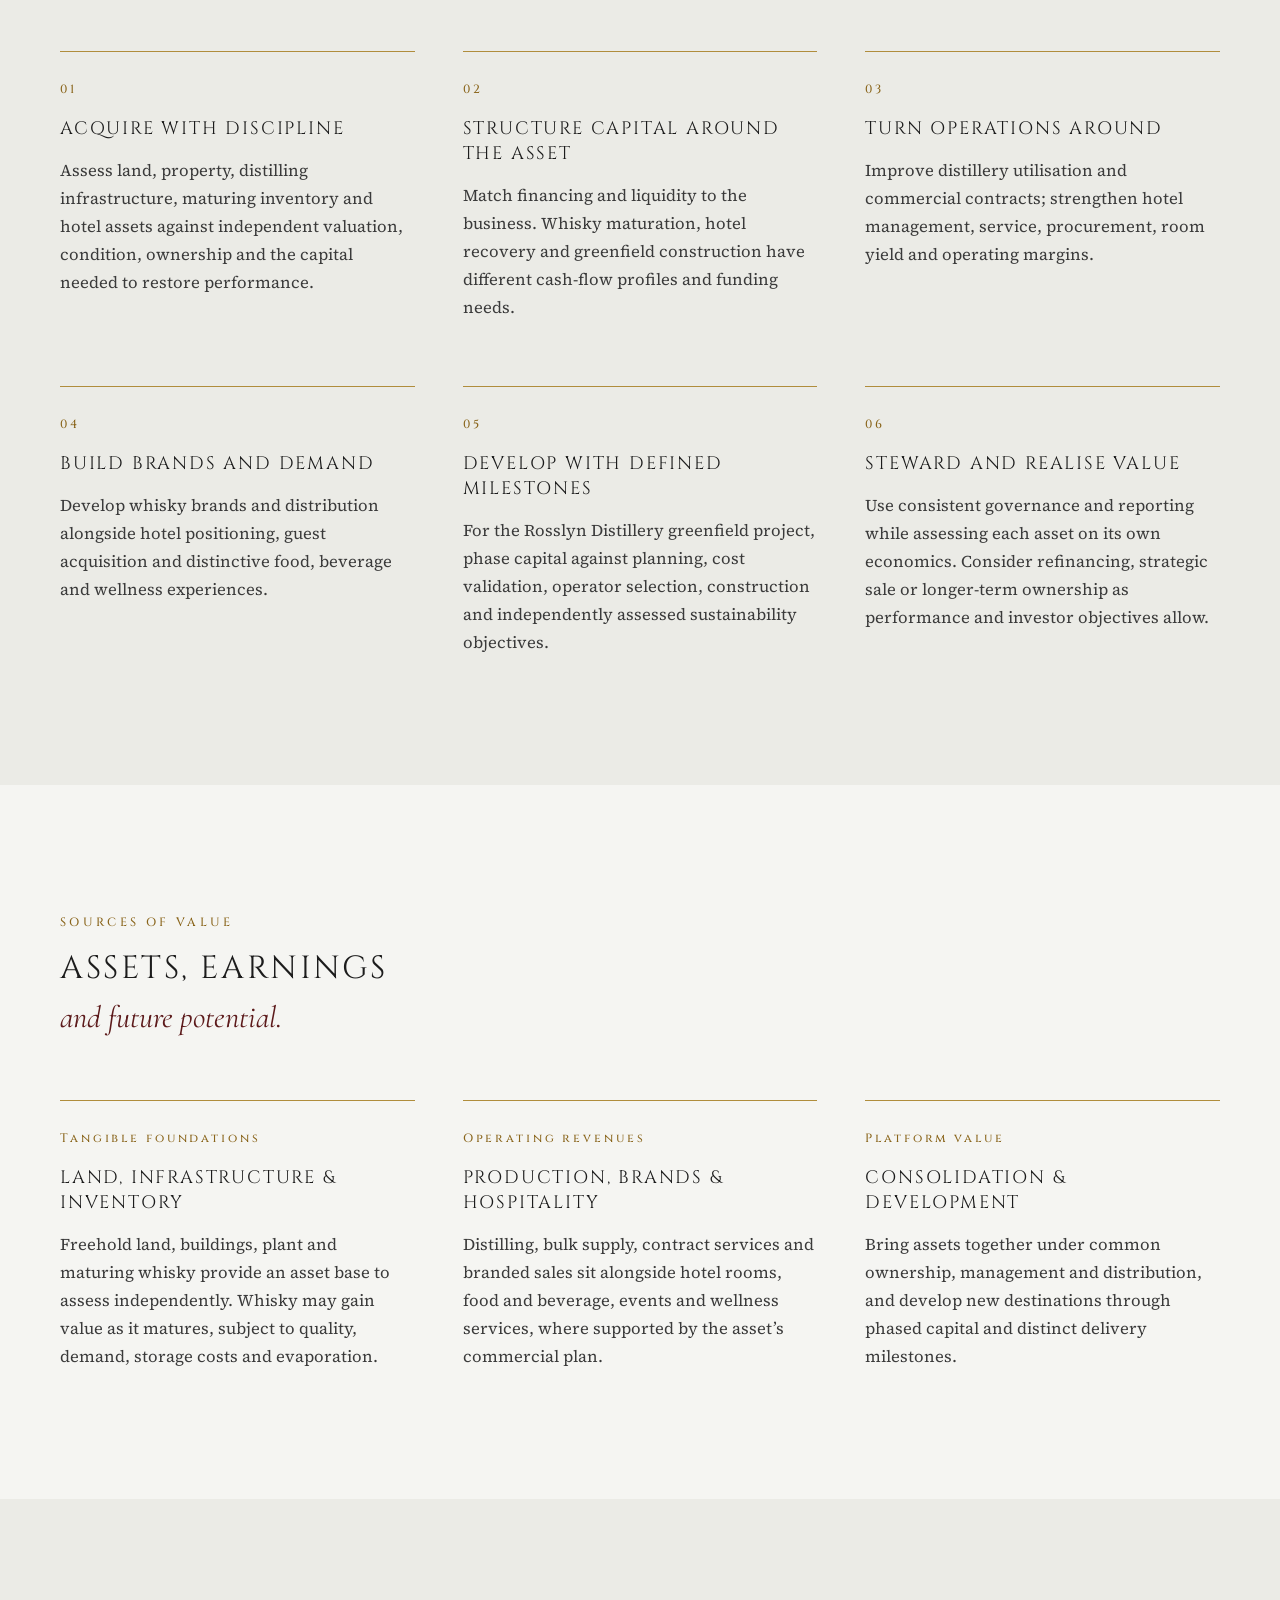
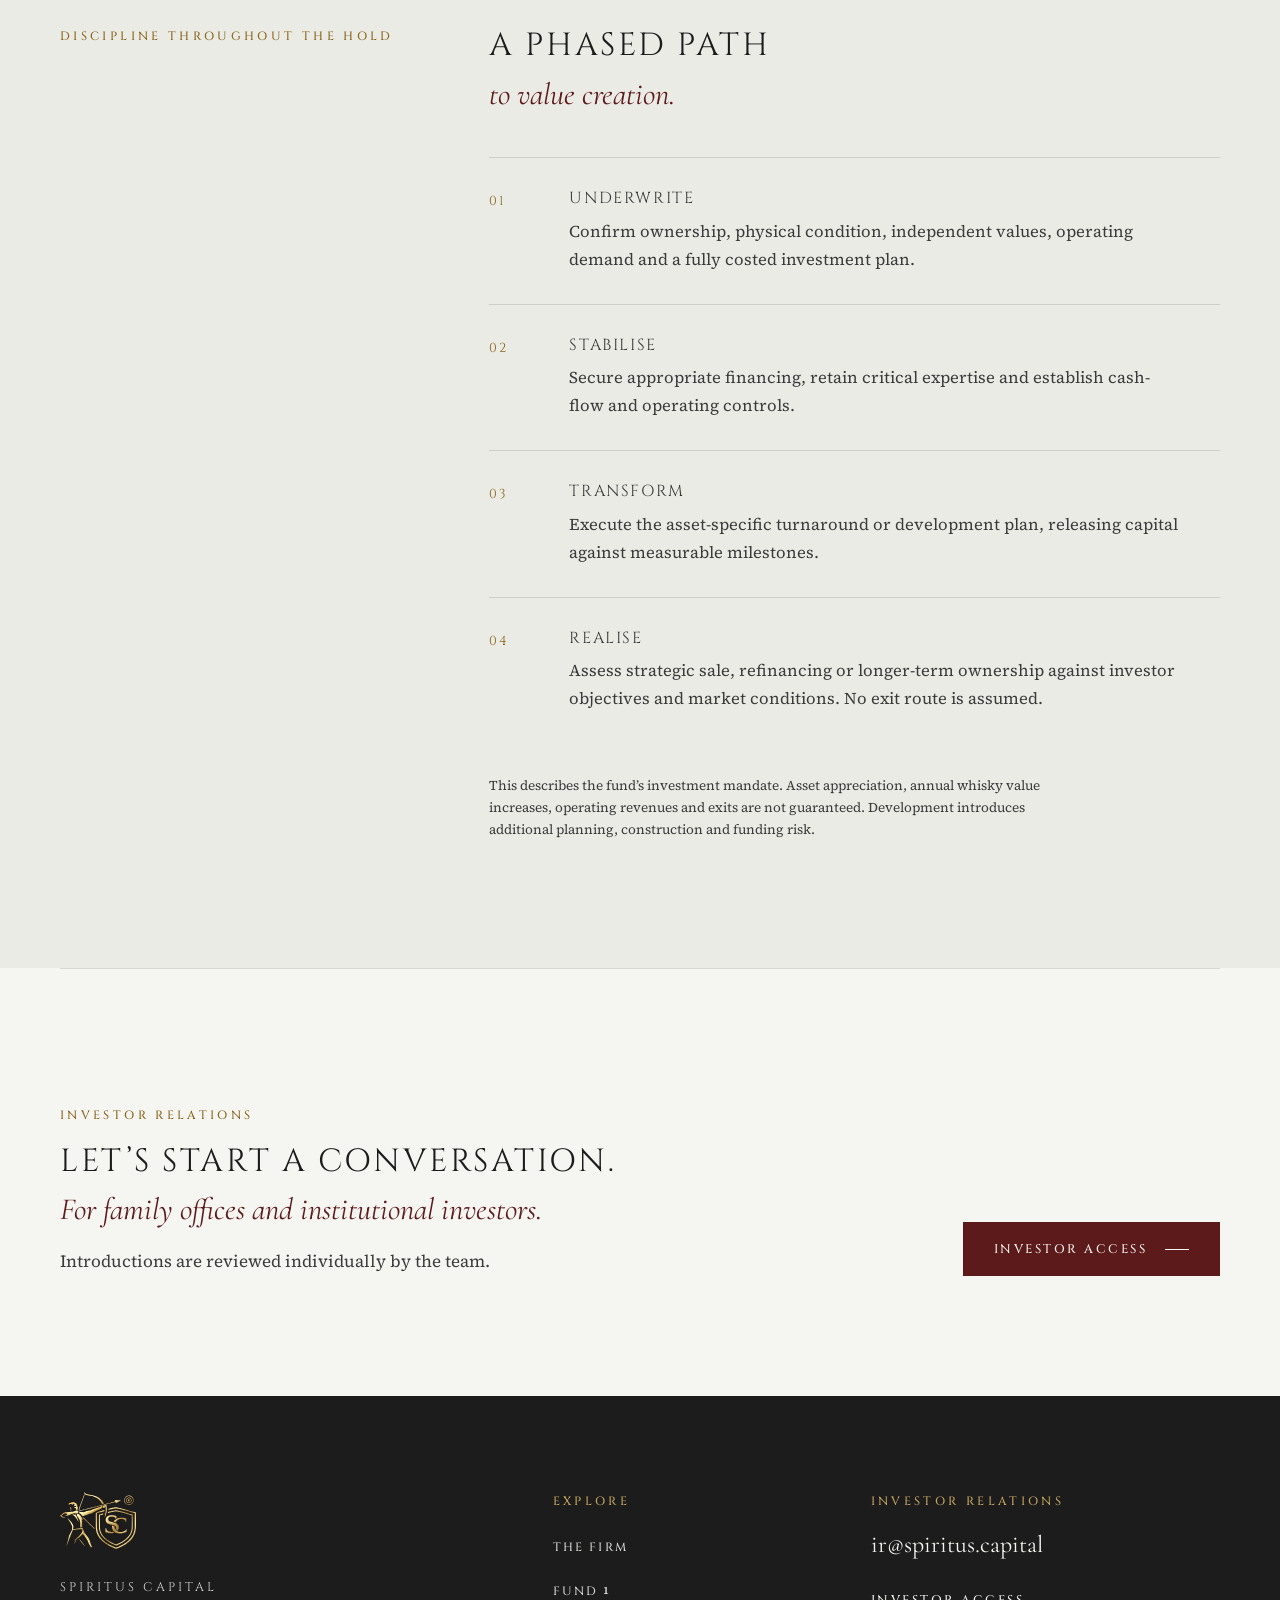
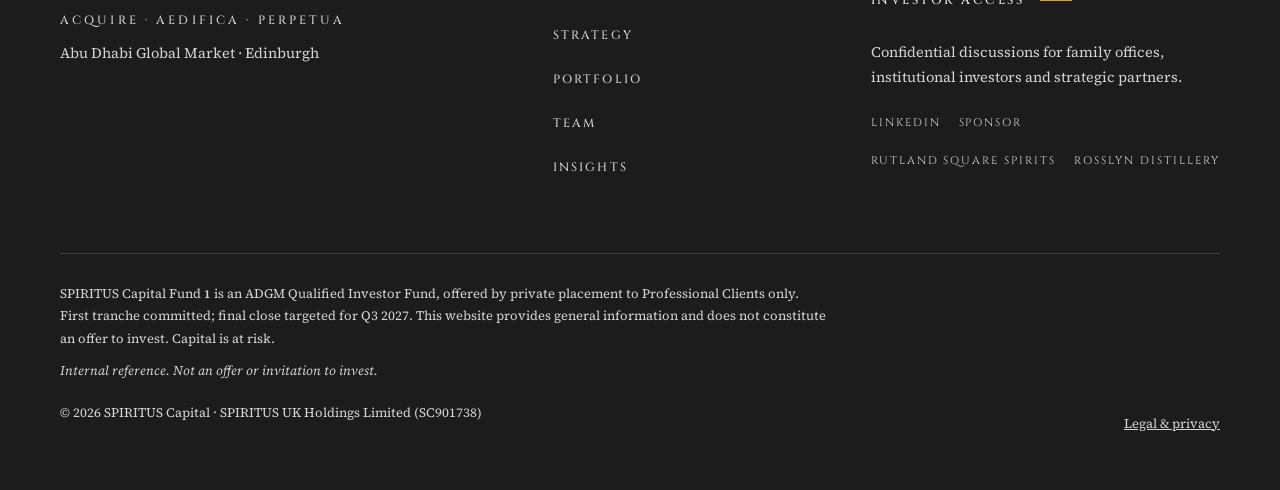
<file: strategy/index.html>
<!DOCTYPE html>
<html lang="en-GB">
<head>
<meta charset="utf-8">
<meta name="viewport" content="width=device-width, initial-scale=1">
<title>Strategy | SPIRITUS Capital</title>
<meta name="description" content="Control investments in Scotch whisky and hospitality: acquire below strategic value, restore operating performance, build enduring value.">
<meta name="robots" content="index, follow">
<link rel="canonical" href="https://spiritus.capital/strategy/">
<meta property="og:type" content="website">
<meta property="og:site_name" content="SPIRITUS Capital">
<meta property="og:title" content="Strategy | SPIRITUS Capital">
<meta property="og:description" content="Control investments in Scotch whisky and hospitality: acquire below strategic value, restore operating performance, build enduring value.">
<meta property="og:url" content="https://spiritus.capital/strategy/">
<meta property="og:image" content="https://spiritus.capital/assets/og.jpg">
<meta property="og:image:width" content="1200"><meta property="og:image:height" content="630">
<meta property="og:image:alt" content="SPIRITUS Capital — private equity, Abu Dhabi Global Market">
<meta name="twitter:card" content="summary_large_image">
<meta name="theme-color" content="#5C1A1B">
<link rel="icon" type="image/svg+xml" href="/assets/img/crest-gold.svg">
<link rel="icon" type="image/png" sizes="32x32" href="/assets/img/favicon-32.png">
<link rel="apple-touch-icon" href="/assets/img/apple-touch-icon.png">
<link rel="preload" href="/assets/fonts/cinzel-400.woff2" as="font" type="font/woff2" crossorigin>
<link rel="preload" href="/assets/fonts/cormorant-400i.woff2" as="font" type="font/woff2" crossorigin>
<link rel="preload" href="/assets/fonts/sourceserif-400.woff2" as="font" type="font/woff2" crossorigin>
<link rel="stylesheet" href="/assets/site.css?v=202611252149">
</head>
<body>
<a class="skip" href="#main">Skip to content</a>
<div class="progress" id="progress" aria-hidden="true"></div>
<svg width="0" height="0" style="position:absolute" aria-hidden="true" focusable="false"><defs>
<linearGradient id="foil" gradientUnits="userSpaceOnUse" x1="0" y1="0" x2="800" y2="600">
<stop offset="0" stop-color="#7d5c1f"/><stop offset=".16" stop-color="#c9a458"/><stop offset=".3" stop-color="#f1dfa0"/><stop offset=".42" stop-color="#b08d3c"/><stop offset=".56" stop-color="#e3c77f"/><stop offset=".7" stop-color="#94712a"/><stop offset=".84" stop-color="#d9bc72"/><stop offset="1" stop-color="#8c6a26"/></linearGradient>
<linearGradient id="glint" gradientUnits="userSpaceOnUse" x1="0" y1="0" x2="800" y2="220">
<stop offset=".38" stop-color="#fff8e2" stop-opacity="0"/><stop offset=".5" stop-color="#fff8e2" stop-opacity=".55"/><stop offset=".62" stop-color="#fff8e2" stop-opacity="0"/>
<animateTransform attributeName="gradientTransform" type="translate" values="-1000 0;-1000 0;1000 0" keyTimes="0;.55;1" dur="9s" repeatCount="indefinite"/></linearGradient>
<filter id="emboss" x="-4%" y="-4%" width="108%" height="112%" color-interpolation-filters="sRGB">
<feGaussianBlur in="SourceAlpha" stdDeviation="2.2" result="b"/>
<feSpecularLighting in="b" surfaceScale="4" specularConstant=".85" specularExponent="18" lighting-color="#fff4d6" result="s"><feDistantLight azimuth="225" elevation="40"/></feSpecularLighting>
<feComposite in="s" in2="SourceAlpha" operator="in" result="s2"/>
<feComposite in="SourceGraphic" in2="s2" operator="arithmetic" k2="1" k3=".6" result="lit"/>
<feOffset in="SourceAlpha" dx="1.5" dy="3" result="o"/><feGaussianBlur in="o" stdDeviation="3" result="ob"/>
<feFlood flood-color="#160404" flood-opacity=".6"/><feComposite in2="ob" operator="in" result="shadow"/>
<feMerge><feMergeNode in="shadow"/><feMergeNode in="lit"/></feMerge></filter>
<filter id="emboss-sm" x="-6%" y="-6%" width="112%" height="116%" color-interpolation-filters="sRGB">
<feGaussianBlur in="SourceAlpha" stdDeviation="3" result="b"/>
<feSpecularLighting in="b" surfaceScale="3" specularConstant=".7" specularExponent="14" lighting-color="#fff4d6" result="s"><feDistantLight azimuth="225" elevation="45"/></feSpecularLighting>
<feComposite in="s" in2="SourceAlpha" operator="in" result="s2"/>
<feComposite in="SourceGraphic" in2="s2" operator="arithmetic" k2="1" k3=".5" result="lit"/>
<feOffset in="SourceAlpha" dx="2" dy="5" result="o"/><feGaussianBlur in="o" stdDeviation="4" result="ob"/>
<feFlood flood-color="#0e0303" flood-opacity=".55"/><feComposite in2="ob" operator="in" result="shadow"/>
<feMerge><feMergeNode in="shadow"/><feMergeNode in="lit"/></feMerge></filter>
</defs></svg>
<header class="site" id="hdr">
  <div class="wrap hbar">
    <a class="mark" href="/" aria-label="SPIRITUS Capital — home"><svg class="crest " viewBox="0 0 800 600" role="img" aria-label="SPIRITUS Capital" focusable="false"><g filter="url(#emboss-sm)"><use href="/assets/img/crest-symbol.svg#c" fill="url(#foil)"/></g></svg></a>
    <nav class="main" id="nav" aria-label="Main">
      <a href="/">Home</a><a href="/firm/">The Firm</a><a href="/fund/">Fund&nbsp;<span class="n1">1</span></a><a href="/strategy/" aria-current="page">Strategy</a><a href="/portfolio/">Portfolio</a><a href="/team/">Team</a><a href="/insights/">Insights</a><a href="/contact/">Contact</a><a class="nav-access" href="/investor-access/">Investor access</a>
    </nav>
    <div class="hright">
      <a class="access" href="/investor-access/">Investor access</a>
      <button class="burger" id="burger" aria-label="Menu" aria-expanded="false" aria-controls="nav"><i></i><i></i><i></i></button>
    </div>
  </div>
</header>
<main id="main">

  <section class="phero g-ox grad on-dark"><div class="wrap"><p class="eyebrow" data-h>Investment strategy</p><h1 data-h style="--d:.12s"><span class="disp">Tangible assets.</span> <span class="stmt">Transformative ownership.</span></h1><p class="lead" data-h style="--d:.28s">Control investments in Scotch whisky and hospitality: acquire below strategic value, restore operating performance, build brands and destinations that last.</p></div></section>
  <section class="sec g-iv">
    <div class="wrap split">
      <p class="eyebrow" data-r>The thesis</p>
      <div>
        <h2 data-r><span class="head">Value in the asset.</span> <span class="stmt">Potential in the business.</span></h2>
        <p class="lead" data-r style="margin-top:34px">Scotch whisky infrastructure and maturing stock cannot be created quickly. When ownership is under pressure, they can be acquired below their strategic value. Private equity ownership adds the capital, governance and operating focus to close that gap.</p>
        <p class="body" data-r style="margin-top:20px">We seek opportunities where financial distress, underinvestment or operational underperformance can be addressed through a disciplined acquisition price, appropriate capital and a clear turnaround plan.</p>
        <p class="body" data-r style="margin-top:20px">Whisky assets, hotel acquisitions and greenfield projects are underwritten separately. Their inclusion in a shared strategy does not make their risks, timelines or sources of return interchangeable.</p>
      </div>
    </div>
  </section>
  <section class="sec g-bone">
    <div class="wrap">
      <div class="head-row" data-r><div><p class="eyebrow">The method</p><h2 style="margin-top:18px"><span class="head">Six disciplines.</span> <span class="stmt">One ownership approach.</span></h2></div></div>
      <div class="grid3" style="row-gap:64px">
        <div class="col" data-r><span class="rule" data-line></span><span class="num">01</span><span class="title">Acquire with discipline</span><p>Assess land, property, distilling infrastructure, maturing inventory and hotel assets against independent valuation, condition, ownership and the capital needed to restore performance.</p></div>
        <div class="col" data-r style="--d:.1s"><span class="rule" data-line style="--d:.1s"></span><span class="num">02</span><span class="title">Structure capital around the asset</span><p>Match financing and liquidity to the business. Whisky maturation, hotel recovery and greenfield construction have different cash-flow profiles and funding needs.</p></div>
        <div class="col" data-r style="--d:.2s"><span class="rule" data-line style="--d:.2s"></span><span class="num">03</span><span class="title">Turn operations around</span><p>Improve distillery utilisation and commercial contracts; strengthen hotel management, service, procurement, room yield and operating margins.</p></div>
        <div class="col" data-r><span class="rule" data-line></span><span class="num">04</span><span class="title">Build brands and demand</span><p>Develop whisky brands and distribution alongside hotel positioning, guest acquisition and distinctive food, beverage and wellness experiences.</p></div>
        <div class="col" data-r style="--d:.1s"><span class="rule" data-line style="--d:.1s"></span><span class="num">05</span><span class="title">Develop with defined milestones</span><p>For the Rosslyn Distillery greenfield project, phase capital against planning, cost validation, operator selection, construction and independently assessed sustainability objectives.</p></div>
        <div class="col" data-r style="--d:.2s"><span class="rule" data-line style="--d:.2s"></span><span class="num">06</span><span class="title">Steward and realise value</span><p>Use consistent governance and reporting while assessing each asset on its own economics. Consider refinancing, strategic sale or longer-term ownership as performance and investor objectives allow.</p></div>
      </div>
    </div>
  </section>
  <section class="sec g-iv">
    <div class="wrap">
      <div class="head-row" data-r><div><p class="eyebrow">Sources of value</p><h2 style="margin-top:18px"><span class="head">Assets, earnings</span> <span class="stmt">and future potential.</span></h2></div></div>
      <div class="grid3">
        <div class="col" data-r><span class="rule" data-line></span><span class="num">Tangible foundations</span><span class="title">Land, infrastructure &amp; inventory</span><p>Freehold land, buildings, plant and maturing whisky provide an asset base to assess independently. Whisky may gain value as it matures, subject to quality, demand, storage costs and evaporation.</p></div>
        <div class="col" data-r style="--d:.12s"><span class="rule" data-line style="--d:.12s"></span><span class="num">Operating revenues</span><span class="title">Production, brands &amp; hospitality</span><p>Distilling, bulk supply, contract services and branded sales sit alongside hotel rooms, food and beverage, events and wellness services, where supported by the asset’s commercial plan.</p></div>
        <div class="col" data-r style="--d:.24s"><span class="rule" data-line style="--d:.24s"></span><span class="num">Platform value</span><span class="title">Consolidation &amp; development</span><p>Bring assets together under common ownership, management and distribution, and develop new destinations through phased capital and distinct delivery milestones.</p></div>
      </div>
    </div>
  </section>
  <section class="sec g-bone">
    <div class="wrap split">
      <p class="eyebrow" data-r>Discipline throughout the hold</p>
      <div>
        <h2 data-r><span class="head">A phased path</span> <span class="stmt">to value creation.</span></h2>
        <div class="list" style="margin-top:44px">
          <div data-r><span class="n">01</span><div><p class="title">Underwrite</p><p>Confirm ownership, physical condition, independent values, operating demand and a fully costed investment plan.</p></div></div>
          <div data-r style="--d:.08s"><span class="n">02</span><div><p class="title">Stabilise</p><p>Secure appropriate financing, retain critical expertise and establish cash-flow and operating controls.</p></div></div>
          <div data-r style="--d:.16s"><span class="n">03</span><div><p class="title">Transform</p><p>Execute the asset-specific turnaround or development plan, releasing capital against measurable milestones.</p></div></div>
          <div data-r style="--d:.24s"><span class="n">04</span><div><p class="title">Realise</p><p>Assess strategic sale, refinancing or longer-term ownership against investor objectives and market conditions. No exit route is assumed.</p></div></div>
        </div>
        <p class="caption" data-r style="margin-top:32px">This describes the fund’s investment mandate. Asset appreciation, annual whisky value increases, operating revenues and exits are not guaranteed. Development introduces additional planning, construction and funding risk.</p>
      </div>
    </div>
  </section>
  <section class="close g-iv"><div class="wrap row" data-r><div><p class="eyebrow">Investor relations</p><h2><span class="head">Let’s start a conversation.</span> <span class="stmt">For family offices and institutional investors.</span></h2><p class="body">Introductions are reviewed individually by the team.</p></div><a class="btn ox" href="/investor-access/">Investor access</a></div></section>

</main>
<footer class="site on-dark">
  <div class="wrap fgrid">
    <div>
      <svg class="crest sym" viewBox="0 0 800 600" aria-hidden="true" focusable="false"><g filter="url(#emboss-sm)"><use href="/assets/img/crest-symbol.svg#c" fill="url(#foil)"/></g></svg>
      <p class="fid">SPIRITUS CAPITAL</p>
      <p class="motto">ACQUIRE · AEDIFICA · PERPETUA</p>
      <p class="floc">Abu Dhabi Global Market · Edinburgh</p>
    </div>
    <nav class="fnav" aria-label="Footer"><p class="eyebrow">Explore</p><a href="/firm/">The Firm</a><a href="/fund/">Fund&nbsp;<span class="n1">1</span></a><a href="/strategy/" aria-current="page">Strategy</a><a href="/portfolio/">Portfolio</a><a href="/team/">Team</a><a href="/insights/">Insights</a></nav>
    <div class="fcontact"><p class="eyebrow" style="margin-top:0">Investor relations</p><a class="fmail" href="mailto:ir@spiritus.capital">ir@spiritus.capital</a><br><a class="go" href="/investor-access/">Investor access</a><p>Confidential discussions for family offices, institutional investors and strategic partners.</p><p class="flinks"><a class="fl" href="https://www.linkedin.com/company/147026980/" target="_blank" rel="noopener">LinkedIn</a><a class="fl" href="https://nishantsharma.co.uk/" target="_blank" rel="noopener">Sponsor</a><a class="fl" href="https://www.rutlandsquarespirits.com" target="_blank" rel="noopener">Rutland Square Spirits</a><a class="fl" href="https://rosslyndistillery.com/" target="_blank" rel="noopener">Rosslyn Distillery</a></p></div>
  </div>
  <div class="wrap flegal">
    <p>SPIRITUS Capital Fund&nbsp;<span class="n1">1</span> is an ADGM Qualified Investor Fund, offered by private placement to Professional Clients only. First tranche committed; final close targeted for Q3 2027. This website provides general information and does not constitute an offer to invest. Capital is at risk.</p>
    <p class="std">Internal reference. Not an offer or invitation to invest.</p>
    <div class="row"><span>© 2026 SPIRITUS Capital · SPIRITUS UK Holdings Limited (SC901738)</span><a href="/legal/">Legal &amp; privacy</a></div>
  </div>
</footer>
<script src="/assets/site.js?v=202611252149" defer></script>
</body>
</html>
</file>
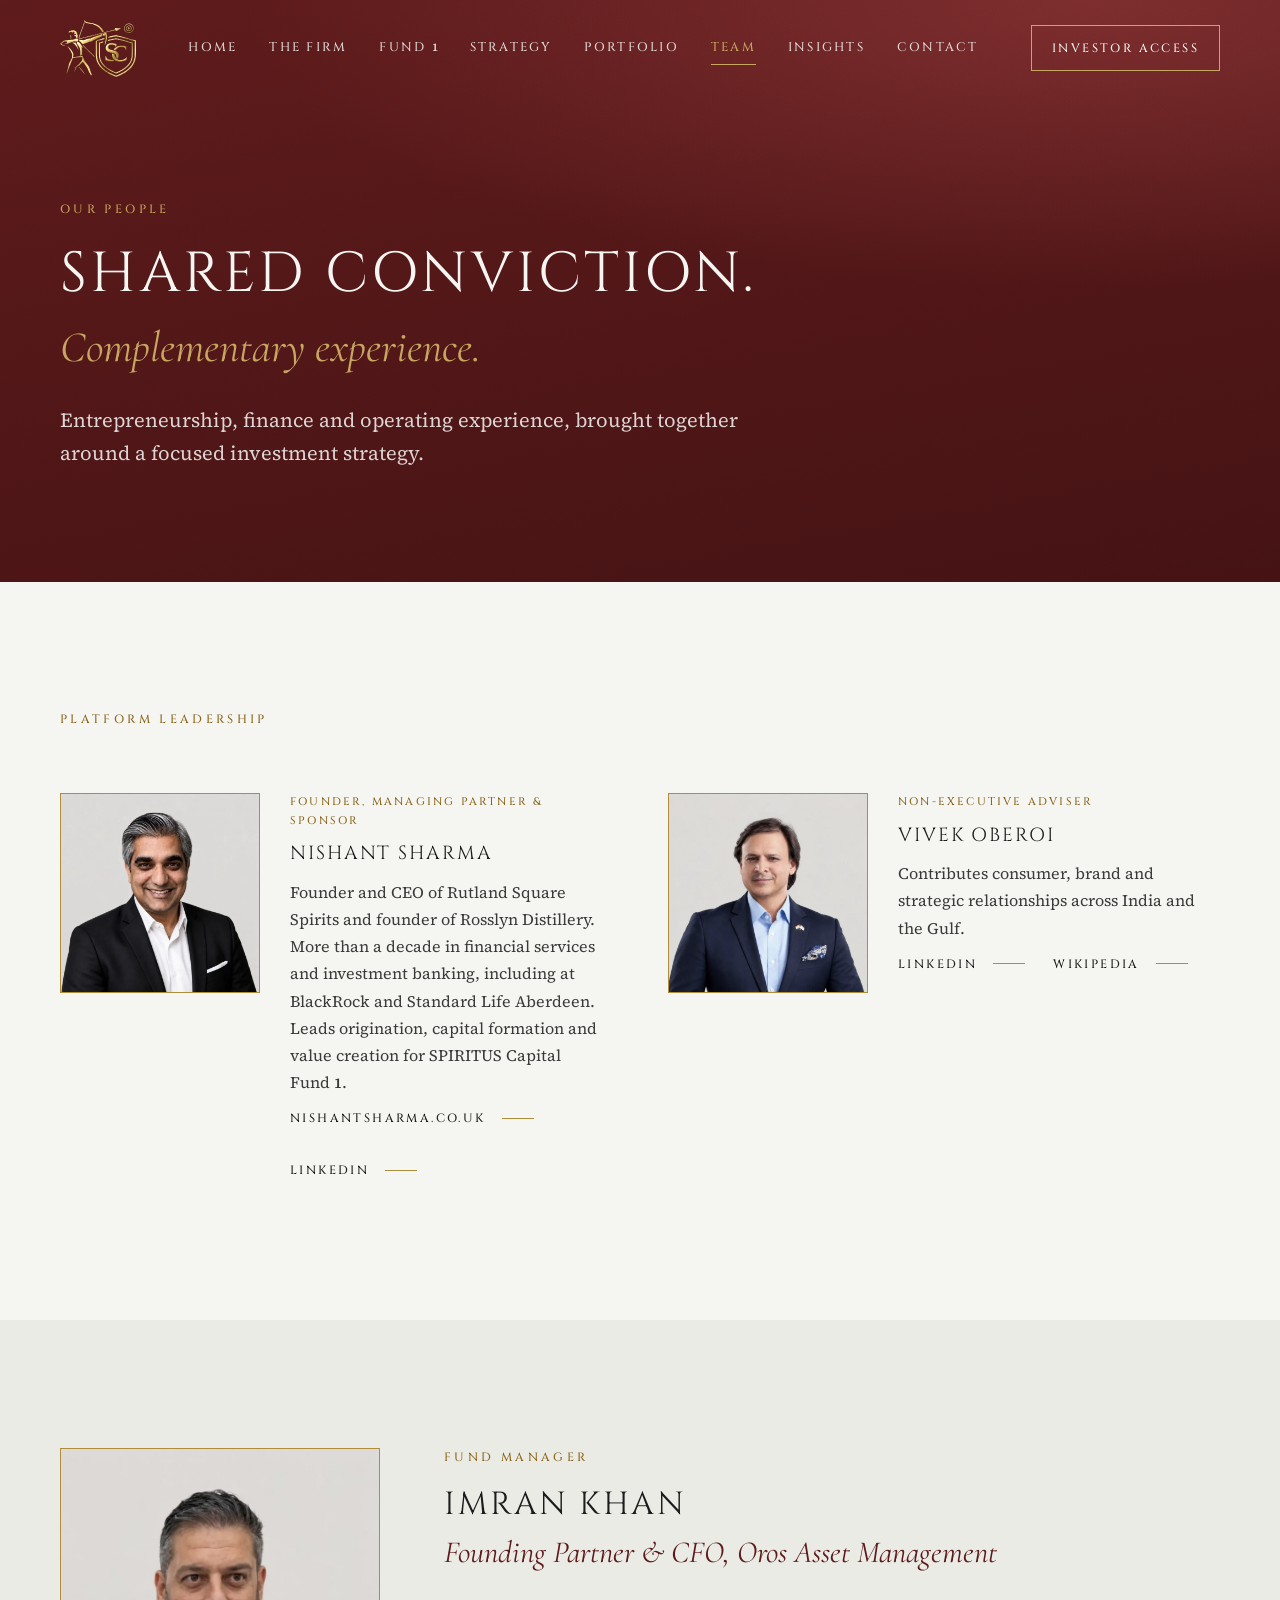
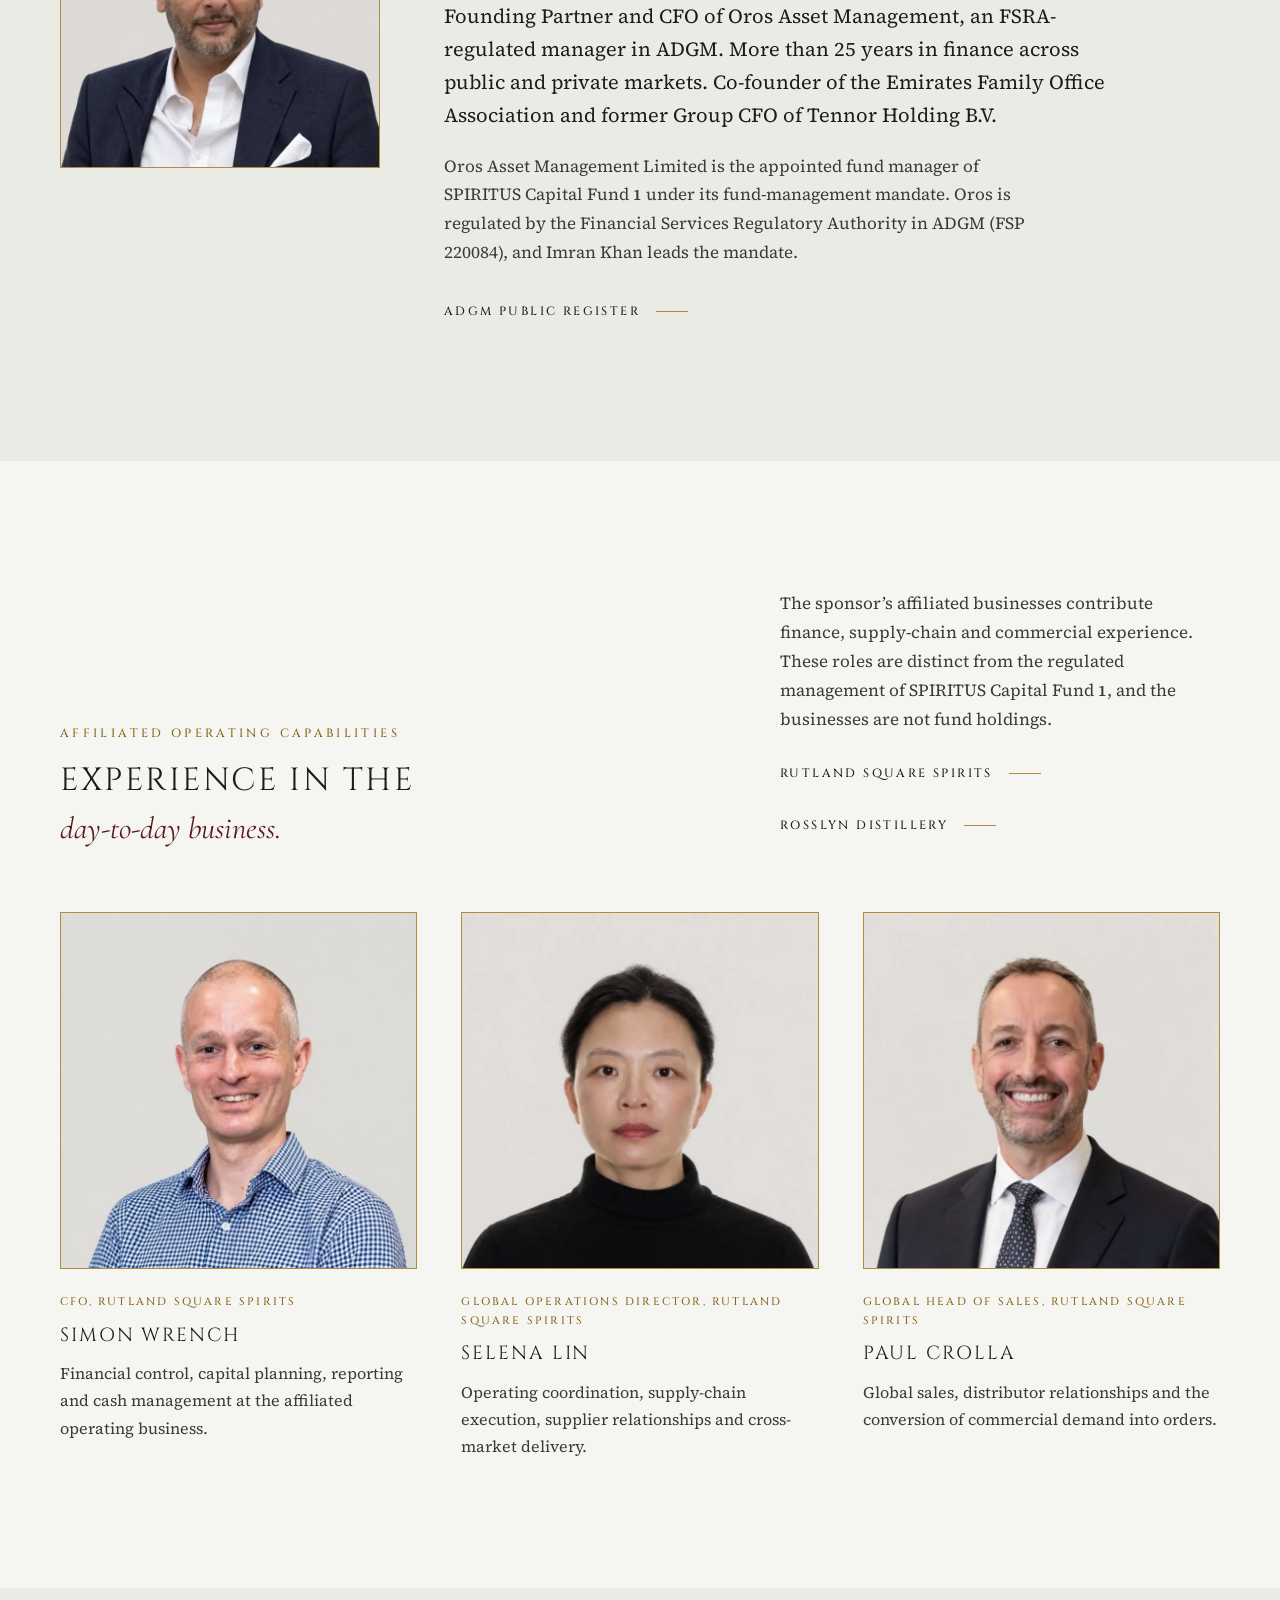
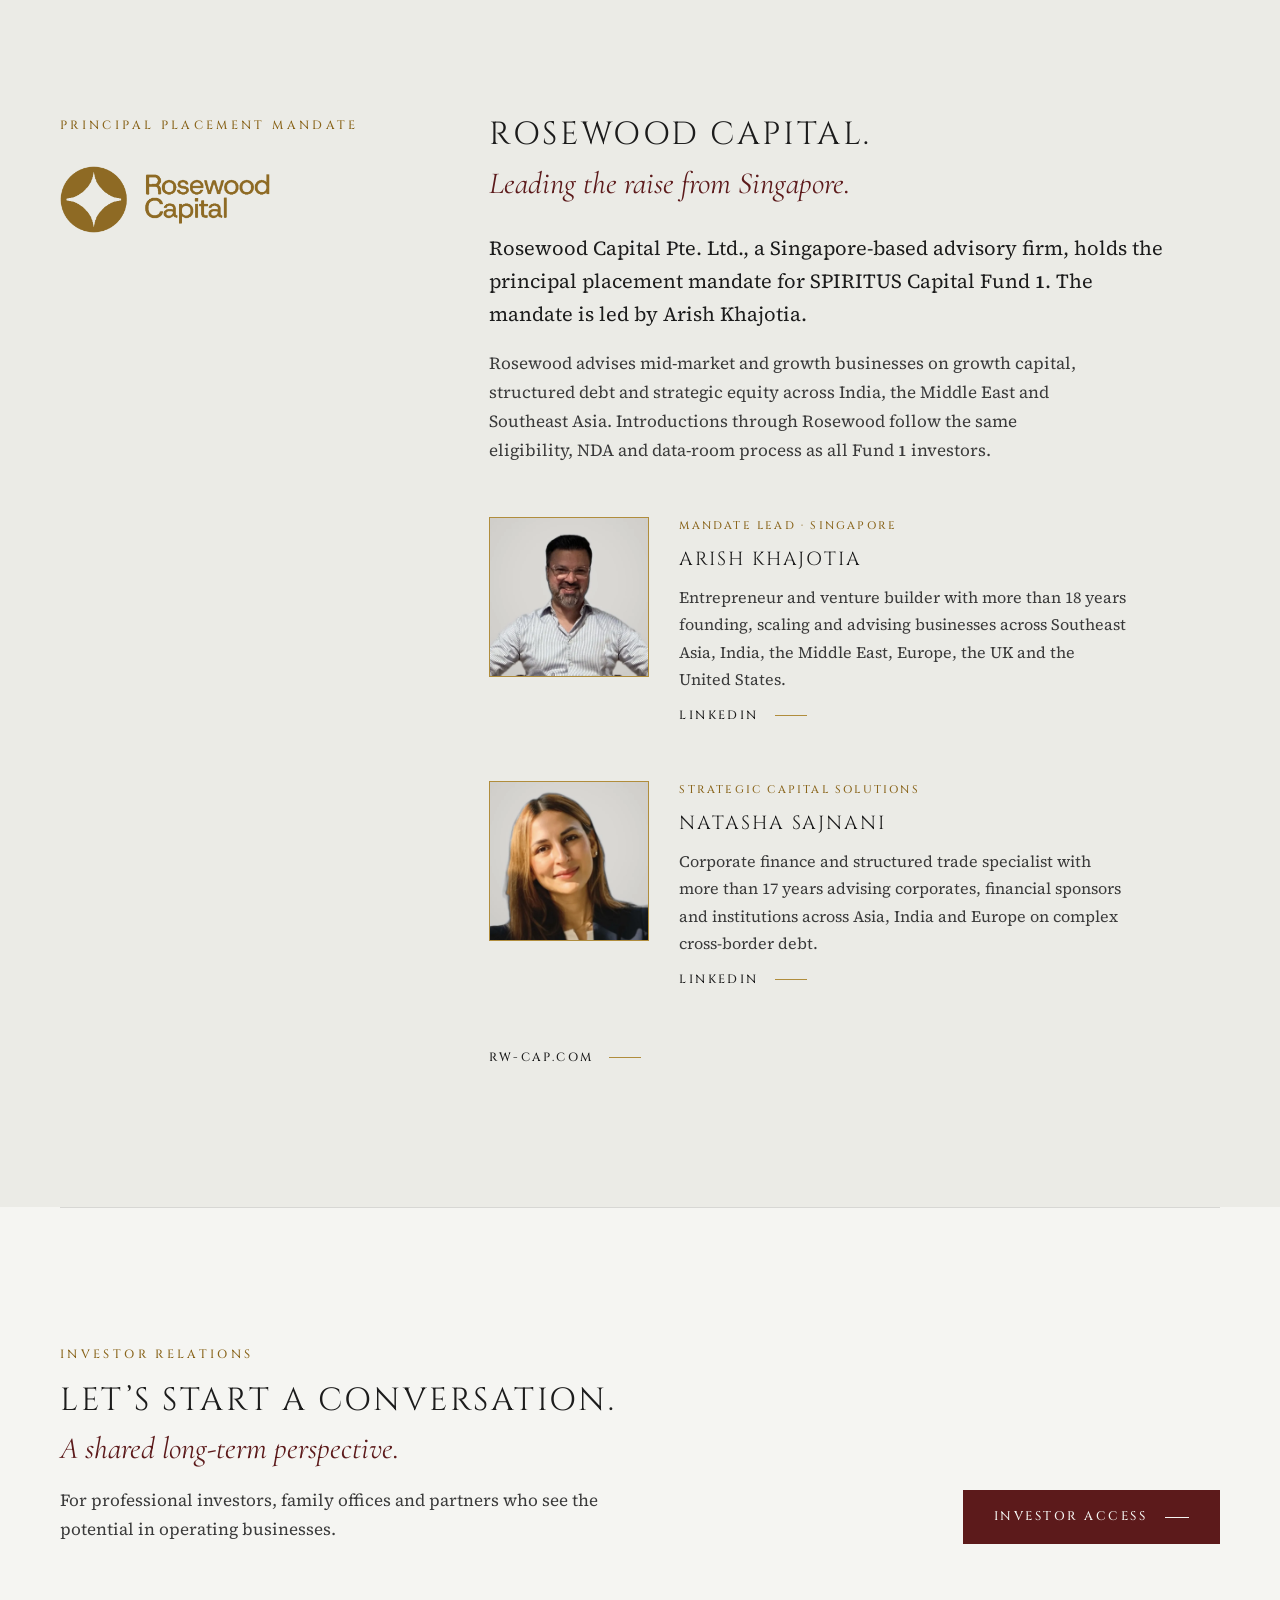
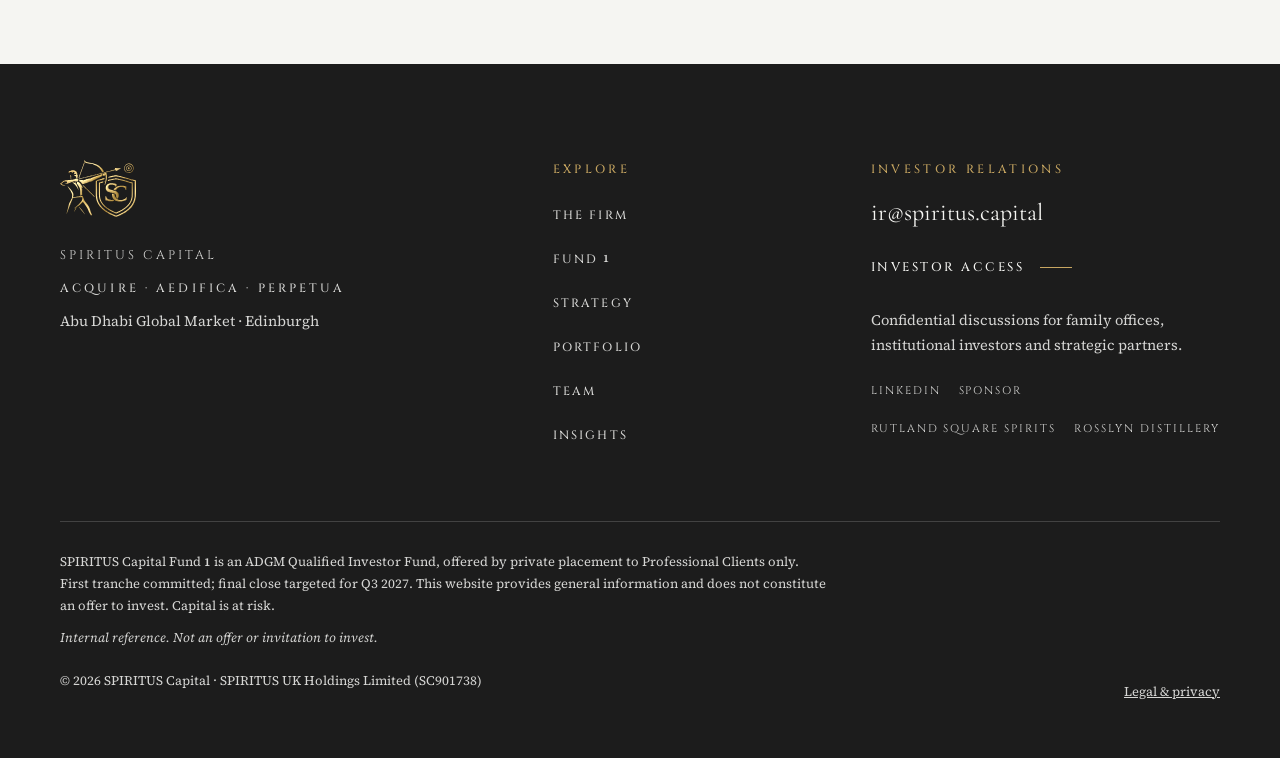
<file: team/index.html>
<!DOCTYPE html>
<html lang="en-GB">
<head>
<meta charset="utf-8">
<meta name="viewport" content="width=device-width, initial-scale=1">
<title>Team | SPIRITUS Capital</title>
<meta name="description" content="The sponsor, fund manager, leadership and principal placement mandate behind SPIRITUS Capital Fund 1.">
<meta name="robots" content="index, follow">
<link rel="canonical" href="https://spiritus.capital/team/">
<meta property="og:type" content="website">
<meta property="og:site_name" content="SPIRITUS Capital">
<meta property="og:title" content="Team | SPIRITUS Capital">
<meta property="og:description" content="The sponsor, fund manager, leadership and principal placement mandate behind SPIRITUS Capital Fund 1.">
<meta property="og:url" content="https://spiritus.capital/team/">
<meta property="og:image" content="https://spiritus.capital/assets/og.jpg">
<meta property="og:image:width" content="1200"><meta property="og:image:height" content="630">
<meta property="og:image:alt" content="SPIRITUS Capital — private equity, Abu Dhabi Global Market">
<meta name="twitter:card" content="summary_large_image">
<meta name="theme-color" content="#5C1A1B">
<link rel="icon" type="image/svg+xml" href="/assets/img/crest-gold.svg">
<link rel="icon" type="image/png" sizes="32x32" href="/assets/img/favicon-32.png">
<link rel="apple-touch-icon" href="/assets/img/apple-touch-icon.png">
<link rel="preload" href="/assets/fonts/cinzel-400.woff2" as="font" type="font/woff2" crossorigin>
<link rel="preload" href="/assets/fonts/cormorant-400i.woff2" as="font" type="font/woff2" crossorigin>
<link rel="preload" href="/assets/fonts/sourceserif-400.woff2" as="font" type="font/woff2" crossorigin>
<link rel="stylesheet" href="/assets/site.css?v=202611252149">
</head>
<body>
<a class="skip" href="#main">Skip to content</a>
<div class="progress" id="progress" aria-hidden="true"></div>
<svg width="0" height="0" style="position:absolute" aria-hidden="true" focusable="false"><defs>
<linearGradient id="foil" gradientUnits="userSpaceOnUse" x1="0" y1="0" x2="800" y2="600">
<stop offset="0" stop-color="#7d5c1f"/><stop offset=".16" stop-color="#c9a458"/><stop offset=".3" stop-color="#f1dfa0"/><stop offset=".42" stop-color="#b08d3c"/><stop offset=".56" stop-color="#e3c77f"/><stop offset=".7" stop-color="#94712a"/><stop offset=".84" stop-color="#d9bc72"/><stop offset="1" stop-color="#8c6a26"/></linearGradient>
<linearGradient id="glint" gradientUnits="userSpaceOnUse" x1="0" y1="0" x2="800" y2="220">
<stop offset=".38" stop-color="#fff8e2" stop-opacity="0"/><stop offset=".5" stop-color="#fff8e2" stop-opacity=".55"/><stop offset=".62" stop-color="#fff8e2" stop-opacity="0"/>
<animateTransform attributeName="gradientTransform" type="translate" values="-1000 0;-1000 0;1000 0" keyTimes="0;.55;1" dur="9s" repeatCount="indefinite"/></linearGradient>
<filter id="emboss" x="-4%" y="-4%" width="108%" height="112%" color-interpolation-filters="sRGB">
<feGaussianBlur in="SourceAlpha" stdDeviation="2.2" result="b"/>
<feSpecularLighting in="b" surfaceScale="4" specularConstant=".85" specularExponent="18" lighting-color="#fff4d6" result="s"><feDistantLight azimuth="225" elevation="40"/></feSpecularLighting>
<feComposite in="s" in2="SourceAlpha" operator="in" result="s2"/>
<feComposite in="SourceGraphic" in2="s2" operator="arithmetic" k2="1" k3=".6" result="lit"/>
<feOffset in="SourceAlpha" dx="1.5" dy="3" result="o"/><feGaussianBlur in="o" stdDeviation="3" result="ob"/>
<feFlood flood-color="#160404" flood-opacity=".6"/><feComposite in2="ob" operator="in" result="shadow"/>
<feMerge><feMergeNode in="shadow"/><feMergeNode in="lit"/></feMerge></filter>
<filter id="emboss-sm" x="-6%" y="-6%" width="112%" height="116%" color-interpolation-filters="sRGB">
<feGaussianBlur in="SourceAlpha" stdDeviation="3" result="b"/>
<feSpecularLighting in="b" surfaceScale="3" specularConstant=".7" specularExponent="14" lighting-color="#fff4d6" result="s"><feDistantLight azimuth="225" elevation="45"/></feSpecularLighting>
<feComposite in="s" in2="SourceAlpha" operator="in" result="s2"/>
<feComposite in="SourceGraphic" in2="s2" operator="arithmetic" k2="1" k3=".5" result="lit"/>
<feOffset in="SourceAlpha" dx="2" dy="5" result="o"/><feGaussianBlur in="o" stdDeviation="4" result="ob"/>
<feFlood flood-color="#0e0303" flood-opacity=".55"/><feComposite in2="ob" operator="in" result="shadow"/>
<feMerge><feMergeNode in="shadow"/><feMergeNode in="lit"/></feMerge></filter>
</defs></svg>
<header class="site" id="hdr">
  <div class="wrap hbar">
    <a class="mark" href="/" aria-label="SPIRITUS Capital — home"><svg class="crest " viewBox="0 0 800 600" role="img" aria-label="SPIRITUS Capital" focusable="false"><g filter="url(#emboss-sm)"><use href="/assets/img/crest-symbol.svg#c" fill="url(#foil)"/></g></svg></a>
    <nav class="main" id="nav" aria-label="Main">
      <a href="/">Home</a><a href="/firm/">The Firm</a><a href="/fund/">Fund&nbsp;<span class="n1">1</span></a><a href="/strategy/">Strategy</a><a href="/portfolio/">Portfolio</a><a href="/team/" aria-current="page">Team</a><a href="/insights/">Insights</a><a href="/contact/">Contact</a><a class="nav-access" href="/investor-access/">Investor access</a>
    </nav>
    <div class="hright">
      <a class="access" href="/investor-access/">Investor access</a>
      <button class="burger" id="burger" aria-label="Menu" aria-expanded="false" aria-controls="nav"><i></i><i></i><i></i></button>
    </div>
  </div>
</header>
<main id="main">

  <section class="phero g-ox grad on-dark"><div class="wrap"><p class="eyebrow" data-h>Our people</p><h1 data-h style="--d:.12s"><span class="disp">Shared conviction.</span> <span class="stmt">Complementary experience.</span></h1><p class="lead" data-h style="--d:.28s">Entrepreneurship, finance and operating experience, brought together around a focused investment strategy.</p></div></section>
  <section class="sec g-iv">
    <div class="wrap">
      <div class="head-row" data-r><div><p class="eyebrow">Platform leadership</p></div></div>
      <div class="people">
        <div class="person" data-r><div class="portrait"><picture><source type="image/webp" srcset="/assets/img/nishant-sharma.webp"><img src="/assets/img/nishant-sharma.jpg" alt="Nishant Sharma" width="720" height="720" loading="lazy" decoding="async"></picture></div><div><p class="role">Founder, Managing Partner &amp; Sponsor</p><p class="title">Nishant Sharma</p><p>Founder and CEO of Rutland Square Spirits and founder of Rosslyn Distillery. More than a decade in financial services and investment banking, including at BlackRock and Standard Life Aberdeen. Leads origination, capital formation and value creation for SPIRITUS Capital Fund&nbsp;<span class="n1">1</span>.</p><p class="links"><a class="go" href="https://nishantsharma.co.uk/" target="_blank" rel="noopener">nishantsharma.co.uk</a><a class="go" href="https://www.linkedin.com/in/nishantsharma08/" target="_blank" rel="noopener">LinkedIn</a></p></div></div>
        <div class="person" data-r style="--d:.12s"><div class="portrait"><picture><source type="image/webp" srcset="/assets/img/vivek-oberoi.webp"><img src="/assets/img/vivek-oberoi.jpg" alt="Vivek Oberoi" width="720" height="720" loading="lazy" decoding="async"></picture></div><div><p class="role">Non-Executive Adviser</p><p class="title">Vivek Oberoi</p><p>Contributes consumer, brand and strategic relationships across India and the Gulf.</p><p class="links"><a class="go" href="https://www.linkedin.com/in/vivekanandoberoi/" target="_blank" rel="noopener">LinkedIn</a><a class="go" href="https://en.wikipedia.org/wiki/Vivek_Oberoi" target="_blank" rel="noopener">Wikipedia</a></p></div></div>
      </div>
      
    </div>
  </section>
  <section class="sec g-bone">
    <div class="wrap fm">
      <div class="portrait" data-r><picture><source type="image/webp" srcset="/assets/img/imran-khan.webp"><img src="/assets/img/imran-khan.jpg" alt="Imran Khan" width="720" height="720" loading="lazy" decoding="async"></picture></div>
      <div data-r style="--d:.12s">
        <p class="eyebrow">Fund manager</p>
        <h2 style="margin-top:18px"><span class="head">Imran Khan</span> <span class="stmt">Founding Partner &amp; CFO, Oros Asset Management</span></h2>
        <p class="lead" style="margin-top:28px">Founding Partner and CFO of Oros Asset Management, an FSRA-regulated manager in ADGM. More than 25 years in finance across public and private markets. Co-founder of the Emirates Family Office Association and former Group CFO of Tennor Holding B.V.</p>
        <p class="body" style="margin-top:20px">Oros Asset Management Limited is the appointed fund manager of SPIRITUS Capital Fund&nbsp;<span class="n1">1</span> under its fund-management mandate. Oros is regulated by the Financial Services Regulatory Authority in ADGM (FSP 220084), and Imran Khan leads the mandate.</p><p class="links" style="margin-top:22px"><a class="go" href="https://www.adgm.com/public-registers/fsra/firms/financial-firms/oros-asset-management-limited-220084" target="_blank" rel="noopener">ADGM public register</a></p>
      </div>
    </div>
  </section>
  <section class="sec g-iv">
    <div class="wrap">
      <div class="head-row" data-r><div><p class="eyebrow">Affiliated operating capabilities</p><h2 style="margin-top:18px"><span class="head">Experience in the</span> <span class="stmt">day-to-day business.</span></h2></div><div style="max-width:440px"><p class="body">The sponsor’s affiliated businesses contribute finance, supply-chain and commercial experience. These roles are distinct from the regulated management of SPIRITUS Capital Fund&nbsp;<span class="n1">1</span>, and the businesses are not fund holdings.</p><p class="links" style="margin-top:18px"><a class="go" href="https://www.rutlandsquarespirits.com" target="_blank" rel="noopener">Rutland Square Spirits</a><a class="go" href="https://rosslyndistillery.com/" target="_blank" rel="noopener">Rosslyn Distillery</a></p></div></div>
      <div class="affil">
        <div data-r><div class="portrait"><picture><source type="image/webp" srcset="/assets/img/simon-wrench.webp"><img src="/assets/img/simon-wrench.jpg" alt="Simon Wrench" width="720" height="720" loading="lazy" decoding="async"></picture></div><p class="role">CFO, Rutland Square Spirits</p><p class="title">Simon Wrench</p><p>Financial control, capital planning, reporting and cash management at the affiliated operating business.</p></div>
        <div data-r style="--d:.12s"><div class="portrait"><picture><source type="image/webp" srcset="/assets/img/selena-lin.webp"><img src="/assets/img/selena-lin.jpg" alt="Selena Lin" width="720" height="720" loading="lazy" decoding="async"></picture></div><p class="role">Global Operations Director, Rutland Square Spirits</p><p class="title">Selena Lin</p><p>Operating coordination, supply-chain execution, supplier relationships and cross-market delivery.</p></div>
        <div data-r style="--d:.24s"><div class="portrait"><picture><source type="image/webp" srcset="/assets/img/paul-crolla.webp"><img src="/assets/img/paul-crolla.jpg" alt="Paul Crolla" width="720" height="720" loading="lazy" decoding="async"></picture></div><p class="role">Global Head of Sales, Rutland Square Spirits</p><p class="title">Paul Crolla</p><p>Global sales, distributor relationships and the conversion of commercial demand into orders.</p></div>
      </div>
    </div>
  </section>
    <section class="sec g-bone">
    <div class="wrap split">
      <div data-r><p class="eyebrow">Principal placement mandate</p><a class="partner-logo" href="https://rw-cap.com" target="_blank" rel="noopener"><picture><source type="image/webp" srcset="/assets/img/rosewood-capital.webp"><img src="/assets/img/rosewood-capital.png" alt="Rosewood Capital" width="737" height="237" loading="lazy" decoding="async"></picture></a></div>
      <div data-r>
        <h2><span class="head">Rosewood Capital.</span> <span class="stmt">Leading the raise from Singapore.</span></h2>
        <p class="lead" style="margin-top:30px">Rosewood Capital Pte. Ltd., a Singapore-based advisory firm, holds the principal placement mandate for SPIRITUS Capital Fund&nbsp;<span class="n1">1</span>. The mandate is led by Arish Khajotia.</p>
        <p class="body" style="margin-top:18px">Rosewood advises mid-market and growth businesses on growth capital, structured debt and strategic equity across India, the Middle East and Southeast Asia. Introductions through Rosewood follow the same eligibility, NDA and data-room process as all Fund&nbsp;<span class="n1">1</span> investors.</p>
        <div class="people duo">
          <div class="person"><div class="portrait"><picture><source type="image/webp" srcset="/assets/img/arish-khajotia.webp"><img src="/assets/img/arish-khajotia.jpg" alt="Arish Khajotia" width="720" height="720" loading="lazy" decoding="async"></picture></div><div><p class="role">Mandate lead · Singapore</p><p class="title">Arish Khajotia</p><p>Entrepreneur and venture builder with more than 18 years founding, scaling and advising businesses across Southeast Asia, India, the Middle East, Europe, the UK and the United States.</p><p class="links"><a class="go" href="https://www.linkedin.com/in/arishkhajotia/" target="_blank" rel="noopener">LinkedIn</a></p></div></div>
          <div class="person"><div class="portrait"><picture><source type="image/webp" srcset="/assets/img/natasha-sajnani.webp"><img src="/assets/img/natasha-sajnani.jpg" alt="Natasha Sajnani" width="720" height="720" loading="lazy" decoding="async"></picture></div><div><p class="role">Strategic Capital Solutions</p><p class="title">Natasha Sajnani</p><p>Corporate finance and structured trade specialist with more than 17 years advising corporates, financial sponsors and institutions across Asia, India and Europe on complex cross-border debt.</p><p class="links"><a class="go" href="https://www.linkedin.com/in/natasha-sajnani-04837415/" target="_blank" rel="noopener">LinkedIn</a></p></div></div>
        </div>
        <p class="links" style="margin-top:34px"><a class="go" href="https://rw-cap.com" target="_blank" rel="noopener">rw-cap.com</a></p>
      </div>
    </div>
  </section>
  <section class="close g-iv"><div class="wrap row" data-r><div><p class="eyebrow">Investor relations</p><h2><span class="head">Let’s start a conversation.</span> <span class="stmt">A shared long-term perspective.</span></h2><p class="body">For professional investors, family offices and partners who see the potential in operating businesses.</p></div><a class="btn ox" href="/investor-access/">Investor access</a></div></section>

</main>
<footer class="site on-dark">
  <div class="wrap fgrid">
    <div>
      <svg class="crest sym" viewBox="0 0 800 600" aria-hidden="true" focusable="false"><g filter="url(#emboss-sm)"><use href="/assets/img/crest-symbol.svg#c" fill="url(#foil)"/></g></svg>
      <p class="fid">SPIRITUS CAPITAL</p>
      <p class="motto">ACQUIRE · AEDIFICA · PERPETUA</p>
      <p class="floc">Abu Dhabi Global Market · Edinburgh</p>
    </div>
    <nav class="fnav" aria-label="Footer"><p class="eyebrow">Explore</p><a href="/firm/">The Firm</a><a href="/fund/">Fund&nbsp;<span class="n1">1</span></a><a href="/strategy/">Strategy</a><a href="/portfolio/">Portfolio</a><a href="/team/" aria-current="page">Team</a><a href="/insights/">Insights</a></nav>
    <div class="fcontact"><p class="eyebrow" style="margin-top:0">Investor relations</p><a class="fmail" href="mailto:ir@spiritus.capital">ir@spiritus.capital</a><br><a class="go" href="/investor-access/">Investor access</a><p>Confidential discussions for family offices, institutional investors and strategic partners.</p><p class="flinks"><a class="fl" href="https://www.linkedin.com/company/147026980/" target="_blank" rel="noopener">LinkedIn</a><a class="fl" href="https://nishantsharma.co.uk/" target="_blank" rel="noopener">Sponsor</a><a class="fl" href="https://www.rutlandsquarespirits.com" target="_blank" rel="noopener">Rutland Square Spirits</a><a class="fl" href="https://rosslyndistillery.com/" target="_blank" rel="noopener">Rosslyn Distillery</a></p></div>
  </div>
  <div class="wrap flegal">
    <p>SPIRITUS Capital Fund&nbsp;<span class="n1">1</span> is an ADGM Qualified Investor Fund, offered by private placement to Professional Clients only. First tranche committed; final close targeted for Q3 2027. This website provides general information and does not constitute an offer to invest. Capital is at risk.</p>
    <p class="std">Internal reference. Not an offer or invitation to invest.</p>
    <div class="row"><span>© 2026 SPIRITUS Capital · SPIRITUS UK Holdings Limited (SC901738)</span><a href="/legal/">Legal &amp; privacy</a></div>
  </div>
</footer>
<script src="/assets/site.js?v=202611252149" defer></script>
</body>
</html>
</file>
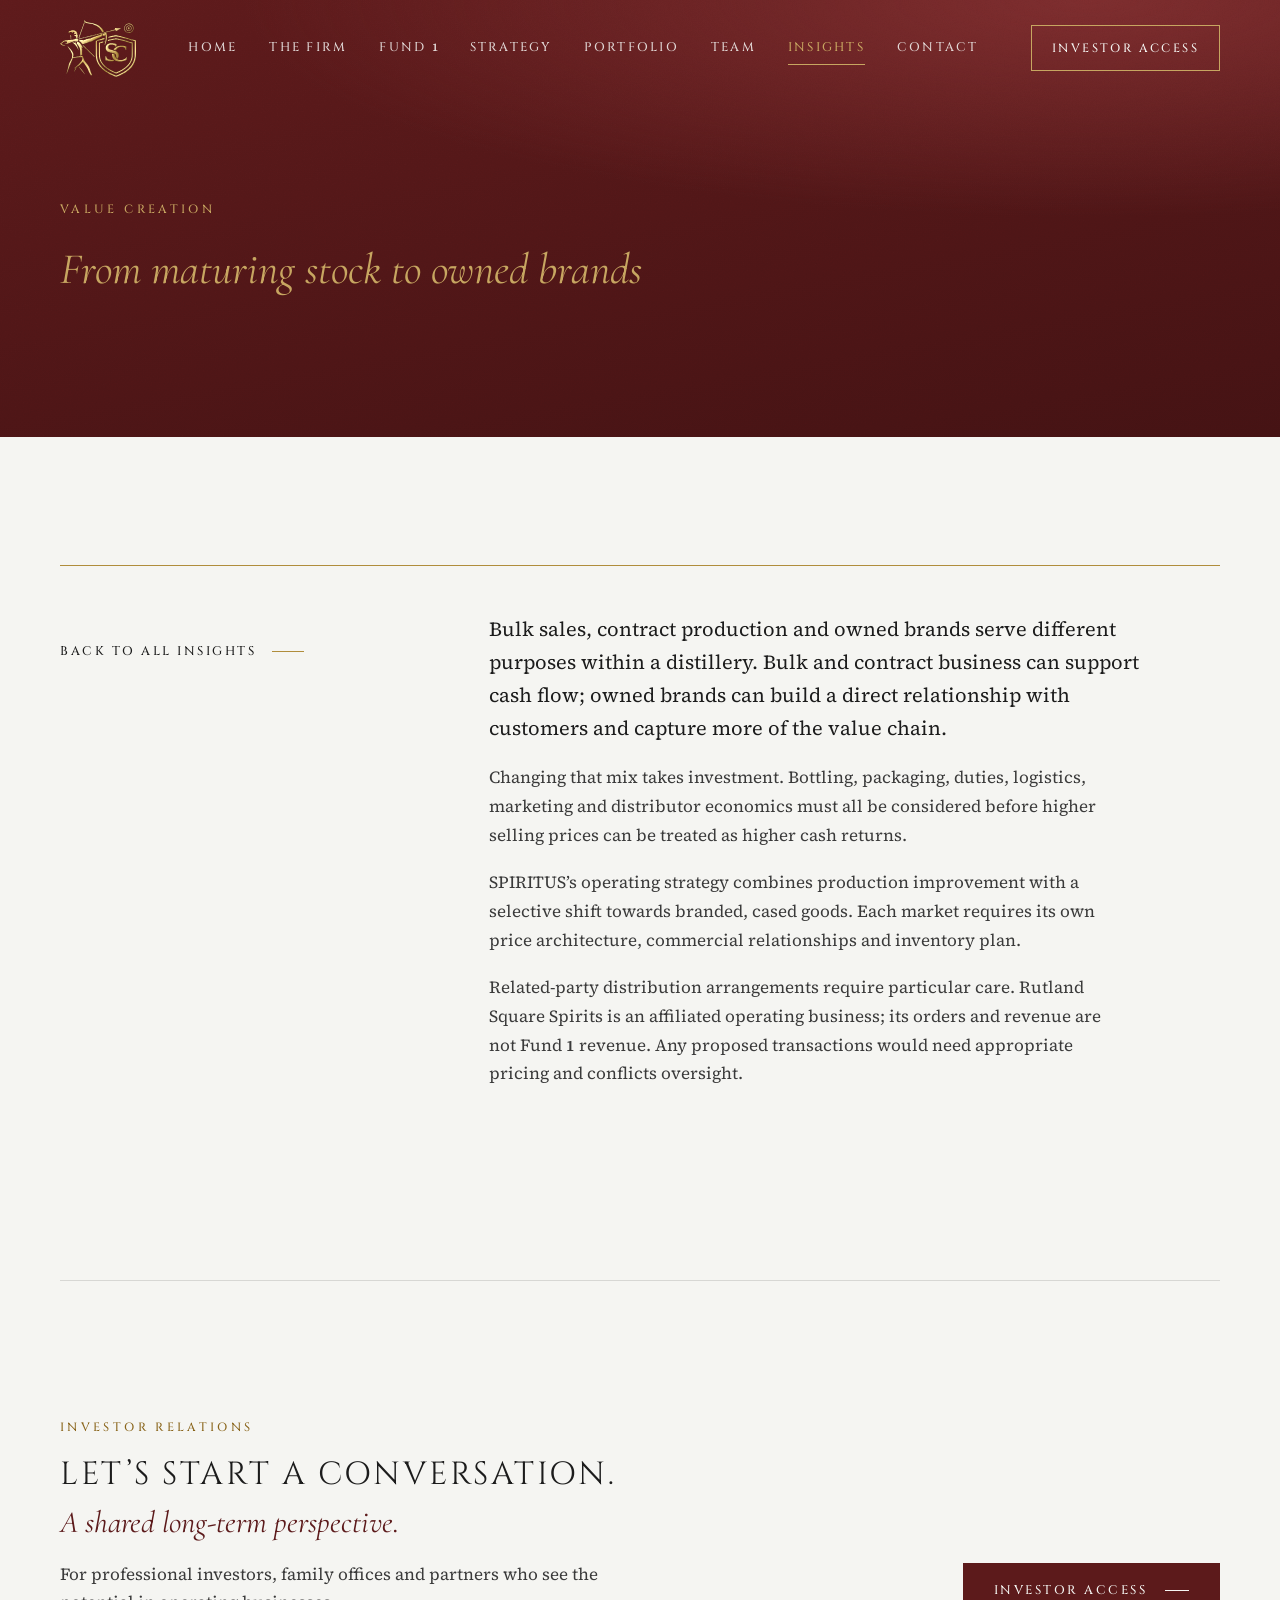
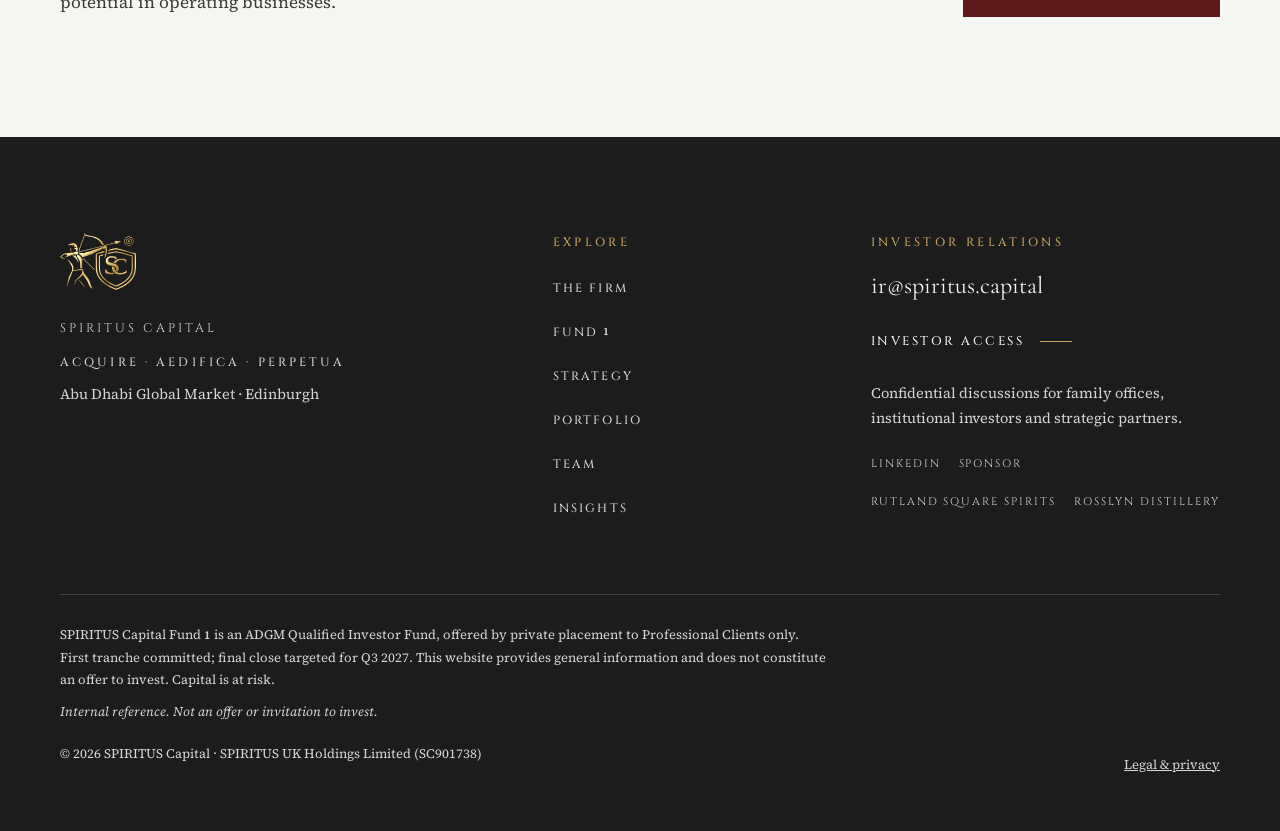
<file: insights/from-maturing-stock-to-owned-brands/index.html>
<!DOCTYPE html>
<html lang="en-GB">
<head>
<meta charset="utf-8">
<meta name="viewport" content="width=device-width, initial-scale=1">
<title>From maturing stock to owned brands | SPIRITUS Capital</title>
<meta name="description" content="Bulk sales, contract production and owned brands serve different purposes within a distillery. Bulk and contract business can support cash flow;…">
<meta name="robots" content="index, follow">
<link rel="canonical" href="https://spiritus.capital/insights/from-maturing-stock-to-owned-brands/">
<meta property="og:type" content="article">
<meta property="og:site_name" content="SPIRITUS Capital">
<meta property="og:title" content="From maturing stock to owned brands | SPIRITUS Capital">
<meta property="og:description" content="Bulk sales, contract production and owned brands serve different purposes within a distillery. Bulk and contract business can support cash flow;…">
<meta property="og:url" content="https://spiritus.capital/insights/from-maturing-stock-to-owned-brands/">
<meta property="og:image" content="https://spiritus.capital/assets/og.jpg">
<meta property="og:image:width" content="1200"><meta property="og:image:height" content="630">
<meta property="og:image:alt" content="SPIRITUS Capital — private equity, Abu Dhabi Global Market">
<meta name="twitter:card" content="summary_large_image">
<meta name="theme-color" content="#5C1A1B">
<link rel="icon" type="image/svg+xml" href="/assets/img/crest-gold.svg">
<link rel="icon" type="image/png" sizes="32x32" href="/assets/img/favicon-32.png">
<link rel="apple-touch-icon" href="/assets/img/apple-touch-icon.png">
<link rel="preload" href="/assets/fonts/cinzel-400.woff2" as="font" type="font/woff2" crossorigin>
<link rel="preload" href="/assets/fonts/cormorant-400i.woff2" as="font" type="font/woff2" crossorigin>
<link rel="preload" href="/assets/fonts/sourceserif-400.woff2" as="font" type="font/woff2" crossorigin>
<link rel="stylesheet" href="/assets/site.css?v=202611252149">
<script type="application/ld+json">{"@context": "https://schema.org", "@type": "Article", "headline": "From maturing stock to owned brands", "description": "Bulk sales, contract production and owned brands serve different purposes within a distillery. Bulk and contract business can support cash flow;…", "url": "https://spiritus.capital/insights/from-maturing-stock-to-owned-brands/", "mainEntityOfPage": "https://spiritus.capital/insights/from-maturing-stock-to-owned-brands/", "inLanguage": "en-GB", "author": {"@type": "Organization", "name": "SPIRITUS Capital"}, "publisher": {"@type": "Organization", "@id": "https://spiritus.capital/#org", "name": "SPIRITUS Capital", "logo": {"@type": "ImageObject", "url": "https://spiritus.capital/assets/img/icon-512.png"}}, "image": "https://spiritus.capital/assets/og.jpg"}</script>
</head>
<body>
<a class="skip" href="#main">Skip to content</a>
<div class="progress" id="progress" aria-hidden="true"></div>
<svg width="0" height="0" style="position:absolute" aria-hidden="true" focusable="false"><defs>
<linearGradient id="foil" gradientUnits="userSpaceOnUse" x1="0" y1="0" x2="800" y2="600">
<stop offset="0" stop-color="#7d5c1f"/><stop offset=".16" stop-color="#c9a458"/><stop offset=".3" stop-color="#f1dfa0"/><stop offset=".42" stop-color="#b08d3c"/><stop offset=".56" stop-color="#e3c77f"/><stop offset=".7" stop-color="#94712a"/><stop offset=".84" stop-color="#d9bc72"/><stop offset="1" stop-color="#8c6a26"/></linearGradient>
<linearGradient id="glint" gradientUnits="userSpaceOnUse" x1="0" y1="0" x2="800" y2="220">
<stop offset=".38" stop-color="#fff8e2" stop-opacity="0"/><stop offset=".5" stop-color="#fff8e2" stop-opacity=".55"/><stop offset=".62" stop-color="#fff8e2" stop-opacity="0"/>
<animateTransform attributeName="gradientTransform" type="translate" values="-1000 0;-1000 0;1000 0" keyTimes="0;.55;1" dur="9s" repeatCount="indefinite"/></linearGradient>
<filter id="emboss" x="-4%" y="-4%" width="108%" height="112%" color-interpolation-filters="sRGB">
<feGaussianBlur in="SourceAlpha" stdDeviation="2.2" result="b"/>
<feSpecularLighting in="b" surfaceScale="4" specularConstant=".85" specularExponent="18" lighting-color="#fff4d6" result="s"><feDistantLight azimuth="225" elevation="40"/></feSpecularLighting>
<feComposite in="s" in2="SourceAlpha" operator="in" result="s2"/>
<feComposite in="SourceGraphic" in2="s2" operator="arithmetic" k2="1" k3=".6" result="lit"/>
<feOffset in="SourceAlpha" dx="1.5" dy="3" result="o"/><feGaussianBlur in="o" stdDeviation="3" result="ob"/>
<feFlood flood-color="#160404" flood-opacity=".6"/><feComposite in2="ob" operator="in" result="shadow"/>
<feMerge><feMergeNode in="shadow"/><feMergeNode in="lit"/></feMerge></filter>
<filter id="emboss-sm" x="-6%" y="-6%" width="112%" height="116%" color-interpolation-filters="sRGB">
<feGaussianBlur in="SourceAlpha" stdDeviation="3" result="b"/>
<feSpecularLighting in="b" surfaceScale="3" specularConstant=".7" specularExponent="14" lighting-color="#fff4d6" result="s"><feDistantLight azimuth="225" elevation="45"/></feSpecularLighting>
<feComposite in="s" in2="SourceAlpha" operator="in" result="s2"/>
<feComposite in="SourceGraphic" in2="s2" operator="arithmetic" k2="1" k3=".5" result="lit"/>
<feOffset in="SourceAlpha" dx="2" dy="5" result="o"/><feGaussianBlur in="o" stdDeviation="4" result="ob"/>
<feFlood flood-color="#0e0303" flood-opacity=".55"/><feComposite in2="ob" operator="in" result="shadow"/>
<feMerge><feMergeNode in="shadow"/><feMergeNode in="lit"/></feMerge></filter>
</defs></svg>
<header class="site" id="hdr">
  <div class="wrap hbar">
    <a class="mark" href="/" aria-label="SPIRITUS Capital — home"><svg class="crest " viewBox="0 0 800 600" role="img" aria-label="SPIRITUS Capital" focusable="false"><g filter="url(#emboss-sm)"><use href="/assets/img/crest-symbol.svg#c" fill="url(#foil)"/></g></svg></a>
    <nav class="main" id="nav" aria-label="Main">
      <a href="/">Home</a><a href="/firm/">The Firm</a><a href="/fund/">Fund&nbsp;<span class="n1">1</span></a><a href="/strategy/">Strategy</a><a href="/portfolio/">Portfolio</a><a href="/team/">Team</a><a href="/insights/" aria-current="page">Insights</a><a href="/contact/">Contact</a><a class="nav-access" href="/investor-access/">Investor access</a>
    </nav>
    <div class="hright">
      <a class="access" href="/investor-access/">Investor access</a>
      <button class="burger" id="burger" aria-label="Menu" aria-expanded="false" aria-controls="nav"><i></i><i></i><i></i></button>
    </div>
  </div>
</header>
<main id="main">

  <section class="phero g-ox grad on-dark"><div class="wrap"><p class="eyebrow" data-h>Value creation</p><h1 data-h style="--d:.12s"><span class="stmt">From maturing stock to owned brands</span></h1></div></section>
  <section class="sec g-iv"><div class="wrap">
    <article class="article" data-r><span class="rule" data-line></span><div><p class="head"><a class="go" href="/insights/">Back to all insights</a></p></div><div class="body">
      <p class="lead" style="color:var(--charcoal)">Bulk sales, contract production and owned brands serve different purposes within a distillery. Bulk and contract business can support cash flow; owned brands can build a direct relationship with customers and capture more of the value chain.</p>
      <p>Changing that mix takes investment. Bottling, packaging, duties, logistics, marketing and distributor economics must all be considered before higher selling prices can be treated as higher cash returns.</p>
      <p>SPIRITUS’s operating strategy combines production improvement with a selective shift towards branded, cased goods. Each market requires its own price architecture, commercial relationships and inventory plan.</p>
      <p>Related-party distribution arrangements require particular care. Rutland Square Spirits is an affiliated operating business; its orders and revenue are not Fund&nbsp;<span class="n1">1</span> revenue. Any proposed transactions would need appropriate pricing and conflicts oversight.</p></div></article>
  </div></section>
  <section class="close g-iv"><div class="wrap row" data-r><div><p class="eyebrow">Investor relations</p><h2><span class="head">Let’s start a conversation.</span> <span class="stmt">A shared long-term perspective.</span></h2><p class="body">For professional investors, family offices and partners who see the potential in operating businesses.</p></div><a class="btn ox" href="/investor-access/">Investor access</a></div></section>

</main>
<footer class="site on-dark">
  <div class="wrap fgrid">
    <div>
      <svg class="crest sym" viewBox="0 0 800 600" aria-hidden="true" focusable="false"><g filter="url(#emboss-sm)"><use href="/assets/img/crest-symbol.svg#c" fill="url(#foil)"/></g></svg>
      <p class="fid">SPIRITUS CAPITAL</p>
      <p class="motto">ACQUIRE · AEDIFICA · PERPETUA</p>
      <p class="floc">Abu Dhabi Global Market · Edinburgh</p>
    </div>
    <nav class="fnav" aria-label="Footer"><p class="eyebrow">Explore</p><a href="/firm/">The Firm</a><a href="/fund/">Fund&nbsp;<span class="n1">1</span></a><a href="/strategy/">Strategy</a><a href="/portfolio/">Portfolio</a><a href="/team/">Team</a><a href="/insights/" aria-current="page">Insights</a></nav>
    <div class="fcontact"><p class="eyebrow" style="margin-top:0">Investor relations</p><a class="fmail" href="mailto:ir@spiritus.capital">ir@spiritus.capital</a><br><a class="go" href="/investor-access/">Investor access</a><p>Confidential discussions for family offices, institutional investors and strategic partners.</p><p class="flinks"><a class="fl" href="https://www.linkedin.com/company/147026980/" target="_blank" rel="noopener">LinkedIn</a><a class="fl" href="https://nishantsharma.co.uk/" target="_blank" rel="noopener">Sponsor</a><a class="fl" href="https://www.rutlandsquarespirits.com" target="_blank" rel="noopener">Rutland Square Spirits</a><a class="fl" href="https://rosslyndistillery.com/" target="_blank" rel="noopener">Rosslyn Distillery</a></p></div>
  </div>
  <div class="wrap flegal">
    <p>SPIRITUS Capital Fund&nbsp;<span class="n1">1</span> is an ADGM Qualified Investor Fund, offered by private placement to Professional Clients only. First tranche committed; final close targeted for Q3 2027. This website provides general information and does not constitute an offer to invest. Capital is at risk.</p>
    <p class="std">Internal reference. Not an offer or invitation to invest.</p>
    <div class="row"><span>© 2026 SPIRITUS Capital · SPIRITUS UK Holdings Limited (SC901738)</span><a href="/legal/">Legal &amp; privacy</a></div>
  </div>
</footer>
<script src="/assets/site.js?v=202611252149" defer></script>
</body>
</html>
</file>
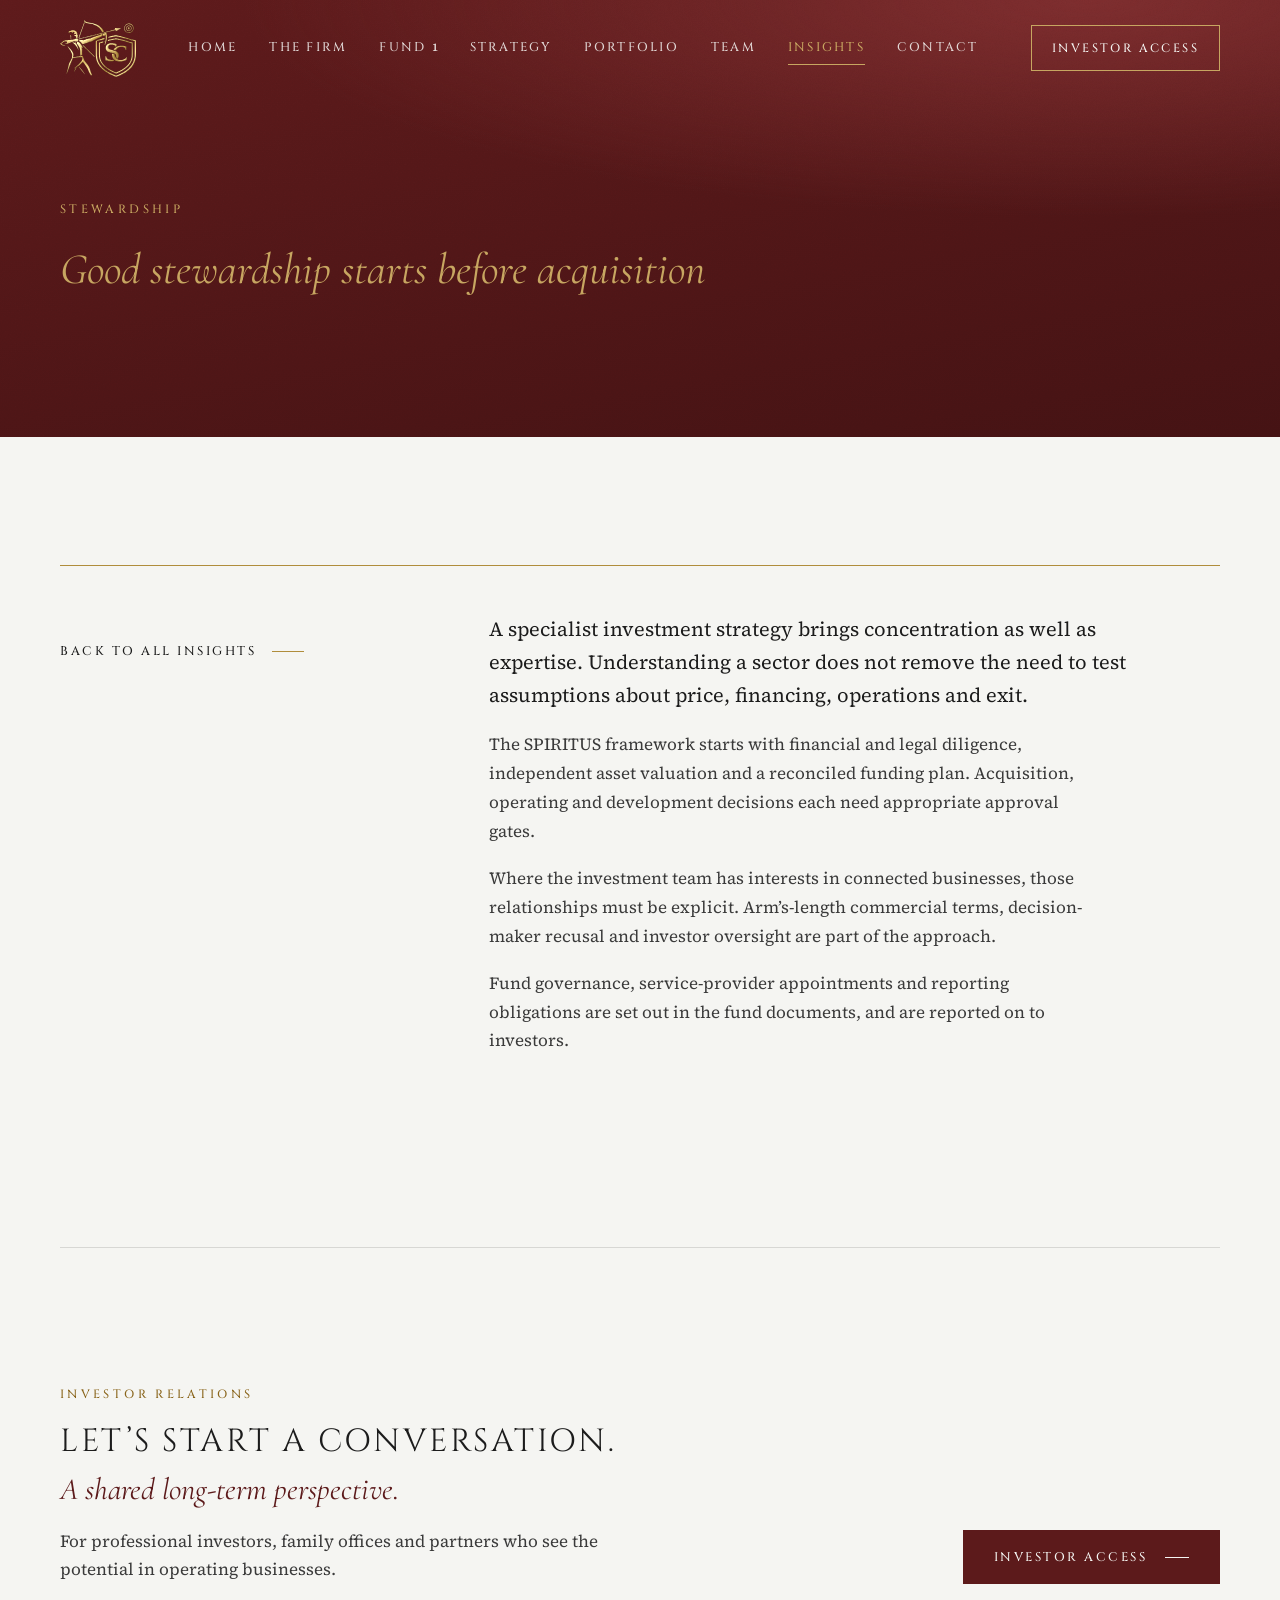
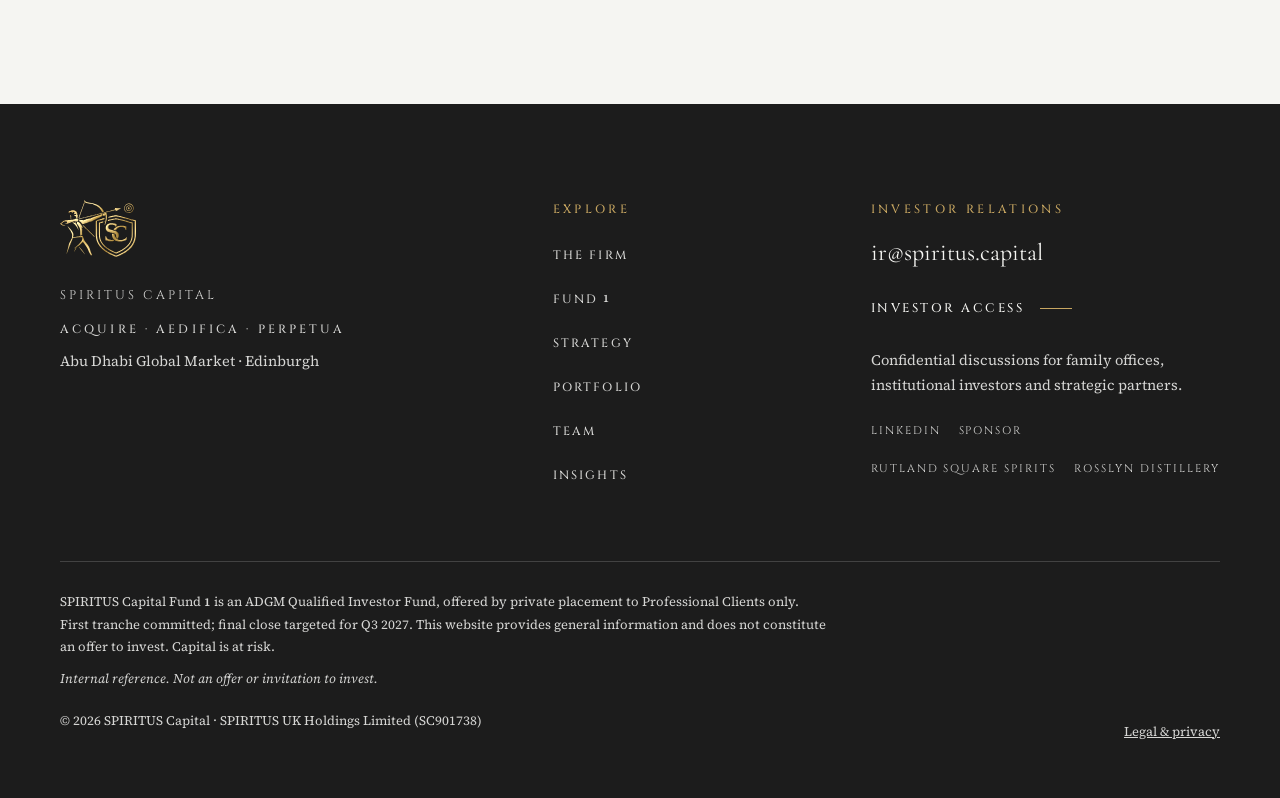
<file: insights/good-stewardship-starts-before-acquisition/index.html>
<!DOCTYPE html>
<html lang="en-GB">
<head>
<meta charset="utf-8">
<meta name="viewport" content="width=device-width, initial-scale=1">
<title>Good stewardship starts before acquisition | SPIRITUS Capital</title>
<meta name="description" content="A specialist investment strategy brings concentration as well as expertise. Understanding a sector does not remove the need to test assumptions about…">
<meta name="robots" content="index, follow">
<link rel="canonical" href="https://spiritus.capital/insights/good-stewardship-starts-before-acquisition/">
<meta property="og:type" content="article">
<meta property="og:site_name" content="SPIRITUS Capital">
<meta property="og:title" content="Good stewardship starts before acquisition | SPIRITUS Capital">
<meta property="og:description" content="A specialist investment strategy brings concentration as well as expertise. Understanding a sector does not remove the need to test assumptions about…">
<meta property="og:url" content="https://spiritus.capital/insights/good-stewardship-starts-before-acquisition/">
<meta property="og:image" content="https://spiritus.capital/assets/og.jpg">
<meta property="og:image:width" content="1200"><meta property="og:image:height" content="630">
<meta property="og:image:alt" content="SPIRITUS Capital — private equity, Abu Dhabi Global Market">
<meta name="twitter:card" content="summary_large_image">
<meta name="theme-color" content="#5C1A1B">
<link rel="icon" type="image/svg+xml" href="/assets/img/crest-gold.svg">
<link rel="icon" type="image/png" sizes="32x32" href="/assets/img/favicon-32.png">
<link rel="apple-touch-icon" href="/assets/img/apple-touch-icon.png">
<link rel="preload" href="/assets/fonts/cinzel-400.woff2" as="font" type="font/woff2" crossorigin>
<link rel="preload" href="/assets/fonts/cormorant-400i.woff2" as="font" type="font/woff2" crossorigin>
<link rel="preload" href="/assets/fonts/sourceserif-400.woff2" as="font" type="font/woff2" crossorigin>
<link rel="stylesheet" href="/assets/site.css?v=202611252149">
<script type="application/ld+json">{"@context": "https://schema.org", "@type": "Article", "headline": "Good stewardship starts before acquisition", "description": "A specialist investment strategy brings concentration as well as expertise. Understanding a sector does not remove the need to test assumptions about…", "url": "https://spiritus.capital/insights/good-stewardship-starts-before-acquisition/", "mainEntityOfPage": "https://spiritus.capital/insights/good-stewardship-starts-before-acquisition/", "inLanguage": "en-GB", "author": {"@type": "Organization", "name": "SPIRITUS Capital"}, "publisher": {"@type": "Organization", "@id": "https://spiritus.capital/#org", "name": "SPIRITUS Capital", "logo": {"@type": "ImageObject", "url": "https://spiritus.capital/assets/img/icon-512.png"}}, "image": "https://spiritus.capital/assets/og.jpg"}</script>
</head>
<body>
<a class="skip" href="#main">Skip to content</a>
<div class="progress" id="progress" aria-hidden="true"></div>
<svg width="0" height="0" style="position:absolute" aria-hidden="true" focusable="false"><defs>
<linearGradient id="foil" gradientUnits="userSpaceOnUse" x1="0" y1="0" x2="800" y2="600">
<stop offset="0" stop-color="#7d5c1f"/><stop offset=".16" stop-color="#c9a458"/><stop offset=".3" stop-color="#f1dfa0"/><stop offset=".42" stop-color="#b08d3c"/><stop offset=".56" stop-color="#e3c77f"/><stop offset=".7" stop-color="#94712a"/><stop offset=".84" stop-color="#d9bc72"/><stop offset="1" stop-color="#8c6a26"/></linearGradient>
<linearGradient id="glint" gradientUnits="userSpaceOnUse" x1="0" y1="0" x2="800" y2="220">
<stop offset=".38" stop-color="#fff8e2" stop-opacity="0"/><stop offset=".5" stop-color="#fff8e2" stop-opacity=".55"/><stop offset=".62" stop-color="#fff8e2" stop-opacity="0"/>
<animateTransform attributeName="gradientTransform" type="translate" values="-1000 0;-1000 0;1000 0" keyTimes="0;.55;1" dur="9s" repeatCount="indefinite"/></linearGradient>
<filter id="emboss" x="-4%" y="-4%" width="108%" height="112%" color-interpolation-filters="sRGB">
<feGaussianBlur in="SourceAlpha" stdDeviation="2.2" result="b"/>
<feSpecularLighting in="b" surfaceScale="4" specularConstant=".85" specularExponent="18" lighting-color="#fff4d6" result="s"><feDistantLight azimuth="225" elevation="40"/></feSpecularLighting>
<feComposite in="s" in2="SourceAlpha" operator="in" result="s2"/>
<feComposite in="SourceGraphic" in2="s2" operator="arithmetic" k2="1" k3=".6" result="lit"/>
<feOffset in="SourceAlpha" dx="1.5" dy="3" result="o"/><feGaussianBlur in="o" stdDeviation="3" result="ob"/>
<feFlood flood-color="#160404" flood-opacity=".6"/><feComposite in2="ob" operator="in" result="shadow"/>
<feMerge><feMergeNode in="shadow"/><feMergeNode in="lit"/></feMerge></filter>
<filter id="emboss-sm" x="-6%" y="-6%" width="112%" height="116%" color-interpolation-filters="sRGB">
<feGaussianBlur in="SourceAlpha" stdDeviation="3" result="b"/>
<feSpecularLighting in="b" surfaceScale="3" specularConstant=".7" specularExponent="14" lighting-color="#fff4d6" result="s"><feDistantLight azimuth="225" elevation="45"/></feSpecularLighting>
<feComposite in="s" in2="SourceAlpha" operator="in" result="s2"/>
<feComposite in="SourceGraphic" in2="s2" operator="arithmetic" k2="1" k3=".5" result="lit"/>
<feOffset in="SourceAlpha" dx="2" dy="5" result="o"/><feGaussianBlur in="o" stdDeviation="4" result="ob"/>
<feFlood flood-color="#0e0303" flood-opacity=".55"/><feComposite in2="ob" operator="in" result="shadow"/>
<feMerge><feMergeNode in="shadow"/><feMergeNode in="lit"/></feMerge></filter>
</defs></svg>
<header class="site" id="hdr">
  <div class="wrap hbar">
    <a class="mark" href="/" aria-label="SPIRITUS Capital — home"><svg class="crest " viewBox="0 0 800 600" role="img" aria-label="SPIRITUS Capital" focusable="false"><g filter="url(#emboss-sm)"><use href="/assets/img/crest-symbol.svg#c" fill="url(#foil)"/></g></svg></a>
    <nav class="main" id="nav" aria-label="Main">
      <a href="/">Home</a><a href="/firm/">The Firm</a><a href="/fund/">Fund&nbsp;<span class="n1">1</span></a><a href="/strategy/">Strategy</a><a href="/portfolio/">Portfolio</a><a href="/team/">Team</a><a href="/insights/" aria-current="page">Insights</a><a href="/contact/">Contact</a><a class="nav-access" href="/investor-access/">Investor access</a>
    </nav>
    <div class="hright">
      <a class="access" href="/investor-access/">Investor access</a>
      <button class="burger" id="burger" aria-label="Menu" aria-expanded="false" aria-controls="nav"><i></i><i></i><i></i></button>
    </div>
  </div>
</header>
<main id="main">

  <section class="phero g-ox grad on-dark"><div class="wrap"><p class="eyebrow" data-h>Stewardship</p><h1 data-h style="--d:.12s"><span class="stmt">Good stewardship starts before acquisition</span></h1></div></section>
  <section class="sec g-iv"><div class="wrap">
    <article class="article" data-r><span class="rule" data-line></span><div><p class="head"><a class="go" href="/insights/">Back to all insights</a></p></div><div class="body">
      <p class="lead" style="color:var(--charcoal)">A specialist investment strategy brings concentration as well as expertise. Understanding a sector does not remove the need to test assumptions about price, financing, operations and exit.</p>
      <p>The SPIRITUS framework starts with financial and legal diligence, independent asset valuation and a reconciled funding plan. Acquisition, operating and development decisions each need appropriate approval gates.</p>
      <p>Where the investment team has interests in connected businesses, those relationships must be explicit. Arm’s-length commercial terms, decision-maker recusal and investor oversight are part of the approach.</p>
      <p>Fund governance, service-provider appointments and reporting obligations are set out in the fund documents, and are reported on to investors.</p></div></article>
  </div></section>
  <section class="close g-iv"><div class="wrap row" data-r><div><p class="eyebrow">Investor relations</p><h2><span class="head">Let’s start a conversation.</span> <span class="stmt">A shared long-term perspective.</span></h2><p class="body">For professional investors, family offices and partners who see the potential in operating businesses.</p></div><a class="btn ox" href="/investor-access/">Investor access</a></div></section>

</main>
<footer class="site on-dark">
  <div class="wrap fgrid">
    <div>
      <svg class="crest sym" viewBox="0 0 800 600" aria-hidden="true" focusable="false"><g filter="url(#emboss-sm)"><use href="/assets/img/crest-symbol.svg#c" fill="url(#foil)"/></g></svg>
      <p class="fid">SPIRITUS CAPITAL</p>
      <p class="motto">ACQUIRE · AEDIFICA · PERPETUA</p>
      <p class="floc">Abu Dhabi Global Market · Edinburgh</p>
    </div>
    <nav class="fnav" aria-label="Footer"><p class="eyebrow">Explore</p><a href="/firm/">The Firm</a><a href="/fund/">Fund&nbsp;<span class="n1">1</span></a><a href="/strategy/">Strategy</a><a href="/portfolio/">Portfolio</a><a href="/team/">Team</a><a href="/insights/" aria-current="page">Insights</a></nav>
    <div class="fcontact"><p class="eyebrow" style="margin-top:0">Investor relations</p><a class="fmail" href="mailto:ir@spiritus.capital">ir@spiritus.capital</a><br><a class="go" href="/investor-access/">Investor access</a><p>Confidential discussions for family offices, institutional investors and strategic partners.</p><p class="flinks"><a class="fl" href="https://www.linkedin.com/company/147026980/" target="_blank" rel="noopener">LinkedIn</a><a class="fl" href="https://nishantsharma.co.uk/" target="_blank" rel="noopener">Sponsor</a><a class="fl" href="https://www.rutlandsquarespirits.com" target="_blank" rel="noopener">Rutland Square Spirits</a><a class="fl" href="https://rosslyndistillery.com/" target="_blank" rel="noopener">Rosslyn Distillery</a></p></div>
  </div>
  <div class="wrap flegal">
    <p>SPIRITUS Capital Fund&nbsp;<span class="n1">1</span> is an ADGM Qualified Investor Fund, offered by private placement to Professional Clients only. First tranche committed; final close targeted for Q3 2027. This website provides general information and does not constitute an offer to invest. Capital is at risk.</p>
    <p class="std">Internal reference. Not an offer or invitation to invest.</p>
    <div class="row"><span>© 2026 SPIRITUS Capital · SPIRITUS UK Holdings Limited (SC901738)</span><a href="/legal/">Legal &amp; privacy</a></div>
  </div>
</footer>
<script src="/assets/site.js?v=202611252149" defer></script>
</body>
</html>
</file>
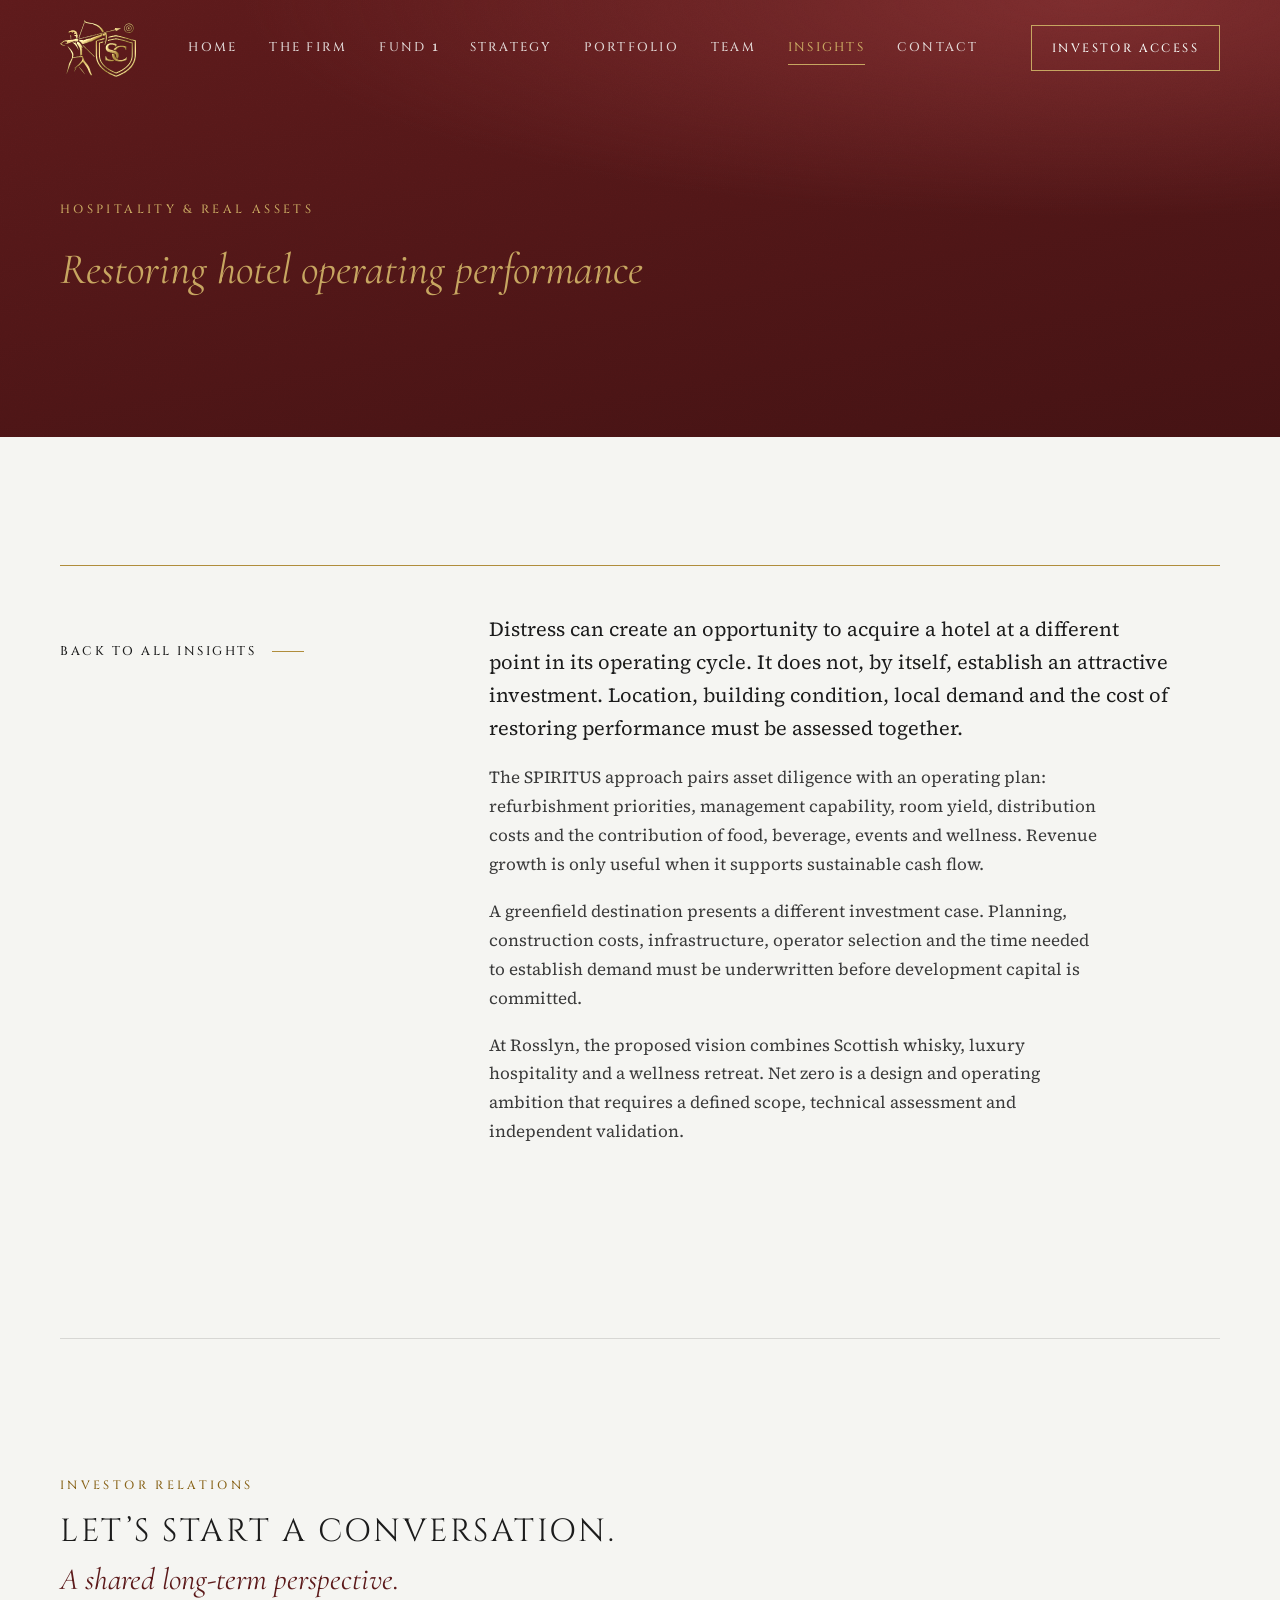
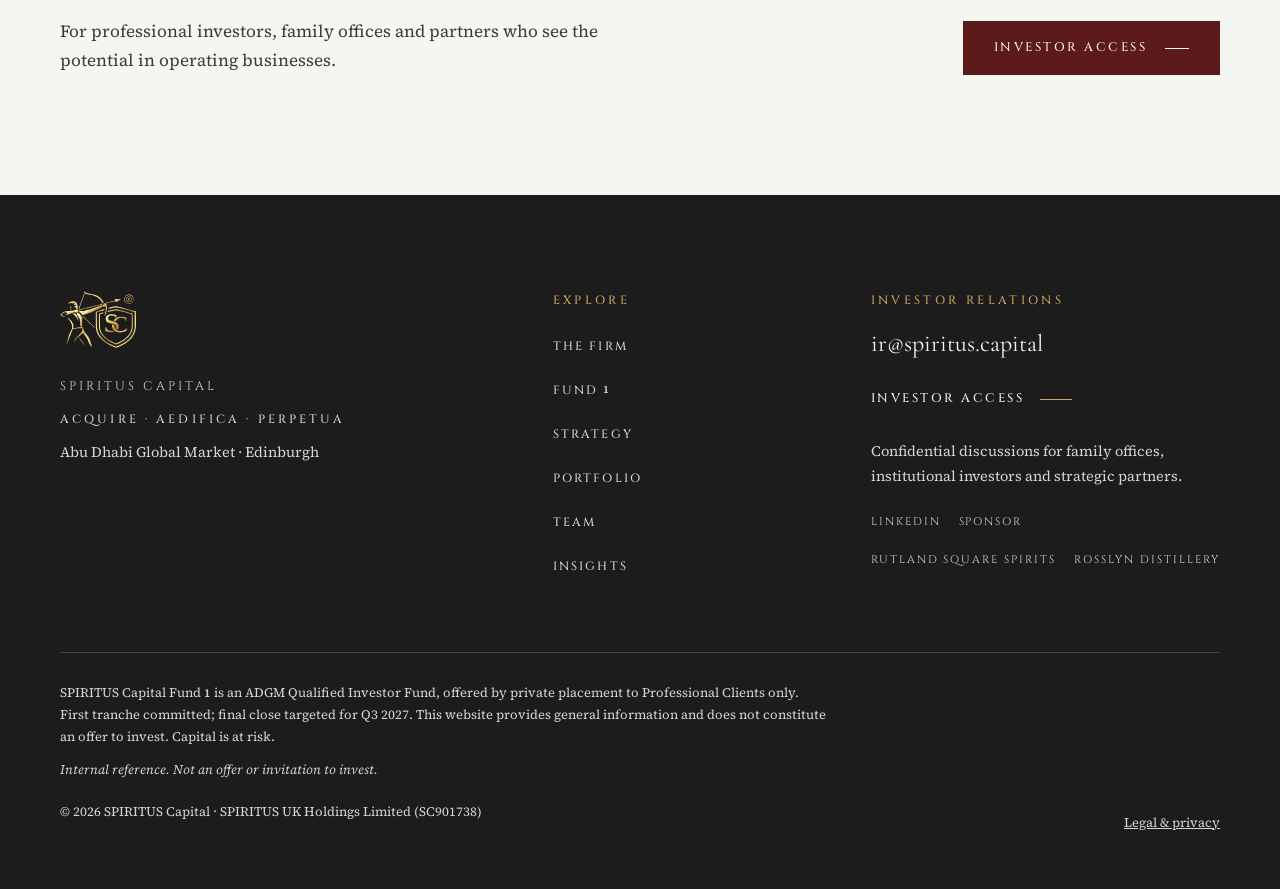
<file: insights/restoring-hotel-operating-performance/index.html>
<!DOCTYPE html>
<html lang="en-GB">
<head>
<meta charset="utf-8">
<meta name="viewport" content="width=device-width, initial-scale=1">
<title>Restoring hotel operating performance | SPIRITUS Capital</title>
<meta name="description" content="Distress can create an opportunity to acquire a hotel at a different point in its operating cycle. It does not, by itself, establish an attractive…">
<meta name="robots" content="index, follow">
<link rel="canonical" href="https://spiritus.capital/insights/restoring-hotel-operating-performance/">
<meta property="og:type" content="article">
<meta property="og:site_name" content="SPIRITUS Capital">
<meta property="og:title" content="Restoring hotel operating performance | SPIRITUS Capital">
<meta property="og:description" content="Distress can create an opportunity to acquire a hotel at a different point in its operating cycle. It does not, by itself, establish an attractive…">
<meta property="og:url" content="https://spiritus.capital/insights/restoring-hotel-operating-performance/">
<meta property="og:image" content="https://spiritus.capital/assets/og.jpg">
<meta property="og:image:width" content="1200"><meta property="og:image:height" content="630">
<meta property="og:image:alt" content="SPIRITUS Capital — private equity, Abu Dhabi Global Market">
<meta name="twitter:card" content="summary_large_image">
<meta name="theme-color" content="#5C1A1B">
<link rel="icon" type="image/svg+xml" href="/assets/img/crest-gold.svg">
<link rel="icon" type="image/png" sizes="32x32" href="/assets/img/favicon-32.png">
<link rel="apple-touch-icon" href="/assets/img/apple-touch-icon.png">
<link rel="preload" href="/assets/fonts/cinzel-400.woff2" as="font" type="font/woff2" crossorigin>
<link rel="preload" href="/assets/fonts/cormorant-400i.woff2" as="font" type="font/woff2" crossorigin>
<link rel="preload" href="/assets/fonts/sourceserif-400.woff2" as="font" type="font/woff2" crossorigin>
<link rel="stylesheet" href="/assets/site.css?v=202611252149">
<script type="application/ld+json">{"@context": "https://schema.org", "@type": "Article", "headline": "Restoring hotel operating performance", "description": "Distress can create an opportunity to acquire a hotel at a different point in its operating cycle. It does not, by itself, establish an attractive…", "url": "https://spiritus.capital/insights/restoring-hotel-operating-performance/", "mainEntityOfPage": "https://spiritus.capital/insights/restoring-hotel-operating-performance/", "inLanguage": "en-GB", "author": {"@type": "Organization", "name": "SPIRITUS Capital"}, "publisher": {"@type": "Organization", "@id": "https://spiritus.capital/#org", "name": "SPIRITUS Capital", "logo": {"@type": "ImageObject", "url": "https://spiritus.capital/assets/img/icon-512.png"}}, "image": "https://spiritus.capital/assets/og.jpg"}</script>
</head>
<body>
<a class="skip" href="#main">Skip to content</a>
<div class="progress" id="progress" aria-hidden="true"></div>
<svg width="0" height="0" style="position:absolute" aria-hidden="true" focusable="false"><defs>
<linearGradient id="foil" gradientUnits="userSpaceOnUse" x1="0" y1="0" x2="800" y2="600">
<stop offset="0" stop-color="#7d5c1f"/><stop offset=".16" stop-color="#c9a458"/><stop offset=".3" stop-color="#f1dfa0"/><stop offset=".42" stop-color="#b08d3c"/><stop offset=".56" stop-color="#e3c77f"/><stop offset=".7" stop-color="#94712a"/><stop offset=".84" stop-color="#d9bc72"/><stop offset="1" stop-color="#8c6a26"/></linearGradient>
<linearGradient id="glint" gradientUnits="userSpaceOnUse" x1="0" y1="0" x2="800" y2="220">
<stop offset=".38" stop-color="#fff8e2" stop-opacity="0"/><stop offset=".5" stop-color="#fff8e2" stop-opacity=".55"/><stop offset=".62" stop-color="#fff8e2" stop-opacity="0"/>
<animateTransform attributeName="gradientTransform" type="translate" values="-1000 0;-1000 0;1000 0" keyTimes="0;.55;1" dur="9s" repeatCount="indefinite"/></linearGradient>
<filter id="emboss" x="-4%" y="-4%" width="108%" height="112%" color-interpolation-filters="sRGB">
<feGaussianBlur in="SourceAlpha" stdDeviation="2.2" result="b"/>
<feSpecularLighting in="b" surfaceScale="4" specularConstant=".85" specularExponent="18" lighting-color="#fff4d6" result="s"><feDistantLight azimuth="225" elevation="40"/></feSpecularLighting>
<feComposite in="s" in2="SourceAlpha" operator="in" result="s2"/>
<feComposite in="SourceGraphic" in2="s2" operator="arithmetic" k2="1" k3=".6" result="lit"/>
<feOffset in="SourceAlpha" dx="1.5" dy="3" result="o"/><feGaussianBlur in="o" stdDeviation="3" result="ob"/>
<feFlood flood-color="#160404" flood-opacity=".6"/><feComposite in2="ob" operator="in" result="shadow"/>
<feMerge><feMergeNode in="shadow"/><feMergeNode in="lit"/></feMerge></filter>
<filter id="emboss-sm" x="-6%" y="-6%" width="112%" height="116%" color-interpolation-filters="sRGB">
<feGaussianBlur in="SourceAlpha" stdDeviation="3" result="b"/>
<feSpecularLighting in="b" surfaceScale="3" specularConstant=".7" specularExponent="14" lighting-color="#fff4d6" result="s"><feDistantLight azimuth="225" elevation="45"/></feSpecularLighting>
<feComposite in="s" in2="SourceAlpha" operator="in" result="s2"/>
<feComposite in="SourceGraphic" in2="s2" operator="arithmetic" k2="1" k3=".5" result="lit"/>
<feOffset in="SourceAlpha" dx="2" dy="5" result="o"/><feGaussianBlur in="o" stdDeviation="4" result="ob"/>
<feFlood flood-color="#0e0303" flood-opacity=".55"/><feComposite in2="ob" operator="in" result="shadow"/>
<feMerge><feMergeNode in="shadow"/><feMergeNode in="lit"/></feMerge></filter>
</defs></svg>
<header class="site" id="hdr">
  <div class="wrap hbar">
    <a class="mark" href="/" aria-label="SPIRITUS Capital — home"><svg class="crest " viewBox="0 0 800 600" role="img" aria-label="SPIRITUS Capital" focusable="false"><g filter="url(#emboss-sm)"><use href="/assets/img/crest-symbol.svg#c" fill="url(#foil)"/></g></svg></a>
    <nav class="main" id="nav" aria-label="Main">
      <a href="/">Home</a><a href="/firm/">The Firm</a><a href="/fund/">Fund&nbsp;<span class="n1">1</span></a><a href="/strategy/">Strategy</a><a href="/portfolio/">Portfolio</a><a href="/team/">Team</a><a href="/insights/" aria-current="page">Insights</a><a href="/contact/">Contact</a><a class="nav-access" href="/investor-access/">Investor access</a>
    </nav>
    <div class="hright">
      <a class="access" href="/investor-access/">Investor access</a>
      <button class="burger" id="burger" aria-label="Menu" aria-expanded="false" aria-controls="nav"><i></i><i></i><i></i></button>
    </div>
  </div>
</header>
<main id="main">

  <section class="phero g-ox grad on-dark"><div class="wrap"><p class="eyebrow" data-h>Hospitality &amp; real assets</p><h1 data-h style="--d:.12s"><span class="stmt">Restoring hotel operating performance</span></h1></div></section>
  <section class="sec g-iv"><div class="wrap">
    <article class="article" data-r><span class="rule" data-line></span><div><p class="head"><a class="go" href="/insights/">Back to all insights</a></p></div><div class="body">
      <p class="lead" style="color:var(--charcoal)">Distress can create an opportunity to acquire a hotel at a different point in its operating cycle. It does not, by itself, establish an attractive investment. Location, building condition, local demand and the cost of restoring performance must be assessed together.</p>
      <p>The SPIRITUS approach pairs asset diligence with an operating plan: refurbishment priorities, management capability, room yield, distribution costs and the contribution of food, beverage, events and wellness. Revenue growth is only useful when it supports sustainable cash flow.</p>
      <p>A greenfield destination presents a different investment case. Planning, construction costs, infrastructure, operator selection and the time needed to establish demand must be underwritten before development capital is committed.</p>
      <p>At Rosslyn, the proposed vision combines Scottish whisky, luxury hospitality and a wellness retreat. Net zero is a design and operating ambition that requires a defined scope, technical assessment and independent validation.</p></div></article>
  </div></section>
  <section class="close g-iv"><div class="wrap row" data-r><div><p class="eyebrow">Investor relations</p><h2><span class="head">Let’s start a conversation.</span> <span class="stmt">A shared long-term perspective.</span></h2><p class="body">For professional investors, family offices and partners who see the potential in operating businesses.</p></div><a class="btn ox" href="/investor-access/">Investor access</a></div></section>

</main>
<footer class="site on-dark">
  <div class="wrap fgrid">
    <div>
      <svg class="crest sym" viewBox="0 0 800 600" aria-hidden="true" focusable="false"><g filter="url(#emboss-sm)"><use href="/assets/img/crest-symbol.svg#c" fill="url(#foil)"/></g></svg>
      <p class="fid">SPIRITUS CAPITAL</p>
      <p class="motto">ACQUIRE · AEDIFICA · PERPETUA</p>
      <p class="floc">Abu Dhabi Global Market · Edinburgh</p>
    </div>
    <nav class="fnav" aria-label="Footer"><p class="eyebrow">Explore</p><a href="/firm/">The Firm</a><a href="/fund/">Fund&nbsp;<span class="n1">1</span></a><a href="/strategy/">Strategy</a><a href="/portfolio/">Portfolio</a><a href="/team/">Team</a><a href="/insights/" aria-current="page">Insights</a></nav>
    <div class="fcontact"><p class="eyebrow" style="margin-top:0">Investor relations</p><a class="fmail" href="mailto:ir@spiritus.capital">ir@spiritus.capital</a><br><a class="go" href="/investor-access/">Investor access</a><p>Confidential discussions for family offices, institutional investors and strategic partners.</p><p class="flinks"><a class="fl" href="https://www.linkedin.com/company/147026980/" target="_blank" rel="noopener">LinkedIn</a><a class="fl" href="https://nishantsharma.co.uk/" target="_blank" rel="noopener">Sponsor</a><a class="fl" href="https://www.rutlandsquarespirits.com" target="_blank" rel="noopener">Rutland Square Spirits</a><a class="fl" href="https://rosslyndistillery.com/" target="_blank" rel="noopener">Rosslyn Distillery</a></p></div>
  </div>
  <div class="wrap flegal">
    <p>SPIRITUS Capital Fund&nbsp;<span class="n1">1</span> is an ADGM Qualified Investor Fund, offered by private placement to Professional Clients only. First tranche committed; final close targeted for Q3 2027. This website provides general information and does not constitute an offer to invest. Capital is at risk.</p>
    <p class="std">Internal reference. Not an offer or invitation to invest.</p>
    <div class="row"><span>© 2026 SPIRITUS Capital · SPIRITUS UK Holdings Limited (SC901738)</span><a href="/legal/">Legal &amp; privacy</a></div>
  </div>
</footer>
<script src="/assets/site.js?v=202611252149" defer></script>
</body>
</html>
</file>
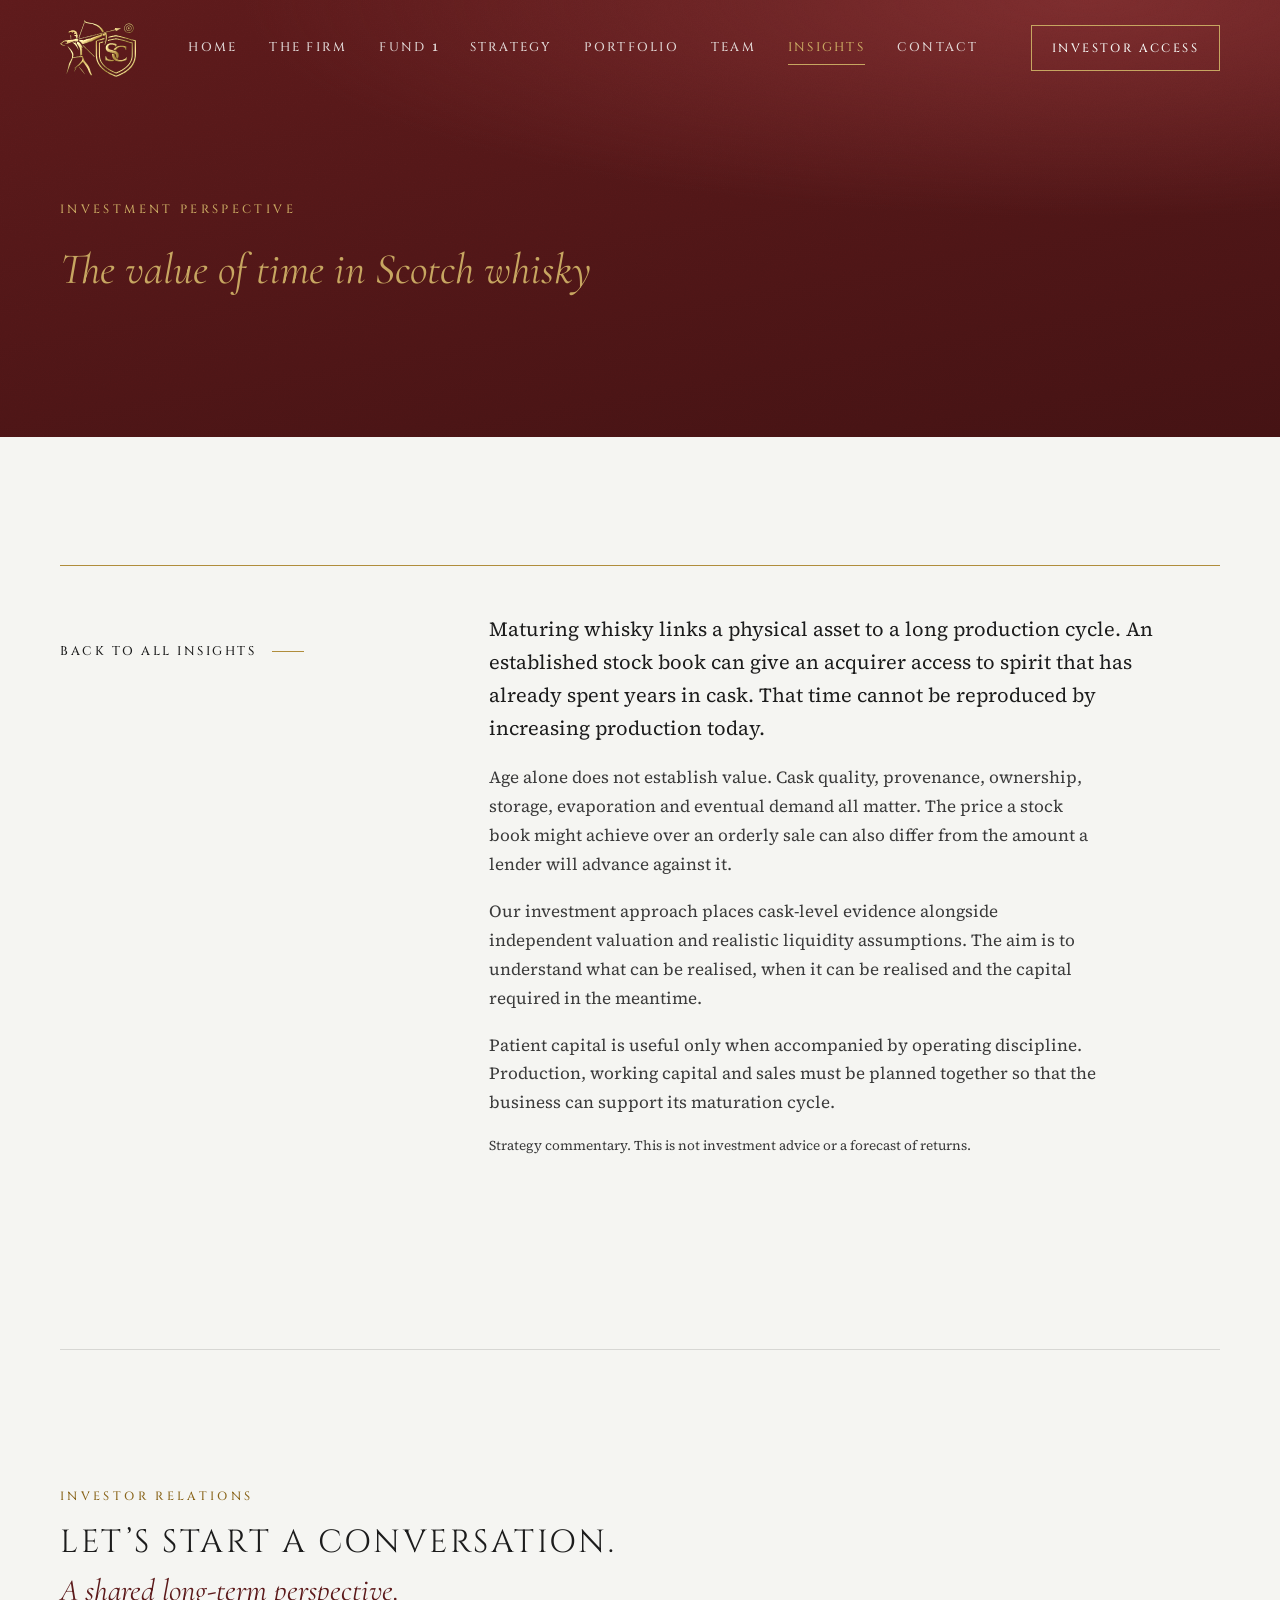
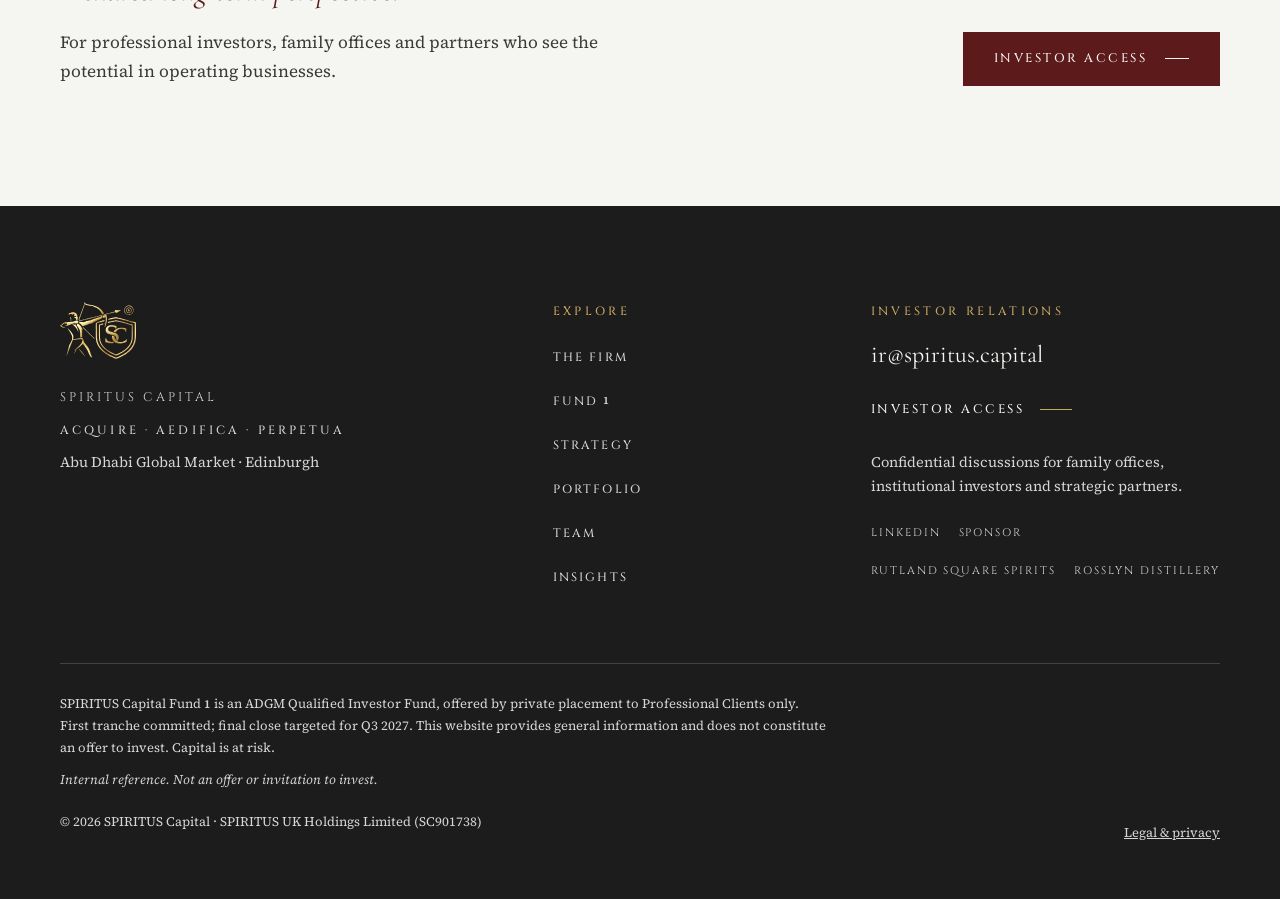
<file: insights/the-value-of-time-in-scotch-whisky/index.html>
<!DOCTYPE html>
<html lang="en-GB">
<head>
<meta charset="utf-8">
<meta name="viewport" content="width=device-width, initial-scale=1">
<title>The value of time in Scotch whisky | SPIRITUS Capital</title>
<meta name="description" content="Maturing whisky links a physical asset to a long production cycle. An established stock book can give an acquirer access to spirit that has already…">
<meta name="robots" content="index, follow">
<link rel="canonical" href="https://spiritus.capital/insights/the-value-of-time-in-scotch-whisky/">
<meta property="og:type" content="article">
<meta property="og:site_name" content="SPIRITUS Capital">
<meta property="og:title" content="The value of time in Scotch whisky | SPIRITUS Capital">
<meta property="og:description" content="Maturing whisky links a physical asset to a long production cycle. An established stock book can give an acquirer access to spirit that has already…">
<meta property="og:url" content="https://spiritus.capital/insights/the-value-of-time-in-scotch-whisky/">
<meta property="og:image" content="https://spiritus.capital/assets/og.jpg">
<meta property="og:image:width" content="1200"><meta property="og:image:height" content="630">
<meta property="og:image:alt" content="SPIRITUS Capital — private equity, Abu Dhabi Global Market">
<meta name="twitter:card" content="summary_large_image">
<meta name="theme-color" content="#5C1A1B">
<link rel="icon" type="image/svg+xml" href="/assets/img/crest-gold.svg">
<link rel="icon" type="image/png" sizes="32x32" href="/assets/img/favicon-32.png">
<link rel="apple-touch-icon" href="/assets/img/apple-touch-icon.png">
<link rel="preload" href="/assets/fonts/cinzel-400.woff2" as="font" type="font/woff2" crossorigin>
<link rel="preload" href="/assets/fonts/cormorant-400i.woff2" as="font" type="font/woff2" crossorigin>
<link rel="preload" href="/assets/fonts/sourceserif-400.woff2" as="font" type="font/woff2" crossorigin>
<link rel="stylesheet" href="/assets/site.css?v=202611252149">
<script type="application/ld+json">{"@context": "https://schema.org", "@type": "Article", "headline": "The value of time in Scotch whisky", "description": "Maturing whisky links a physical asset to a long production cycle. An established stock book can give an acquirer access to spirit that has already…", "url": "https://spiritus.capital/insights/the-value-of-time-in-scotch-whisky/", "mainEntityOfPage": "https://spiritus.capital/insights/the-value-of-time-in-scotch-whisky/", "inLanguage": "en-GB", "author": {"@type": "Organization", "name": "SPIRITUS Capital"}, "publisher": {"@type": "Organization", "@id": "https://spiritus.capital/#org", "name": "SPIRITUS Capital", "logo": {"@type": "ImageObject", "url": "https://spiritus.capital/assets/img/icon-512.png"}}, "image": "https://spiritus.capital/assets/og.jpg"}</script>
</head>
<body>
<a class="skip" href="#main">Skip to content</a>
<div class="progress" id="progress" aria-hidden="true"></div>
<svg width="0" height="0" style="position:absolute" aria-hidden="true" focusable="false"><defs>
<linearGradient id="foil" gradientUnits="userSpaceOnUse" x1="0" y1="0" x2="800" y2="600">
<stop offset="0" stop-color="#7d5c1f"/><stop offset=".16" stop-color="#c9a458"/><stop offset=".3" stop-color="#f1dfa0"/><stop offset=".42" stop-color="#b08d3c"/><stop offset=".56" stop-color="#e3c77f"/><stop offset=".7" stop-color="#94712a"/><stop offset=".84" stop-color="#d9bc72"/><stop offset="1" stop-color="#8c6a26"/></linearGradient>
<linearGradient id="glint" gradientUnits="userSpaceOnUse" x1="0" y1="0" x2="800" y2="220">
<stop offset=".38" stop-color="#fff8e2" stop-opacity="0"/><stop offset=".5" stop-color="#fff8e2" stop-opacity=".55"/><stop offset=".62" stop-color="#fff8e2" stop-opacity="0"/>
<animateTransform attributeName="gradientTransform" type="translate" values="-1000 0;-1000 0;1000 0" keyTimes="0;.55;1" dur="9s" repeatCount="indefinite"/></linearGradient>
<filter id="emboss" x="-4%" y="-4%" width="108%" height="112%" color-interpolation-filters="sRGB">
<feGaussianBlur in="SourceAlpha" stdDeviation="2.2" result="b"/>
<feSpecularLighting in="b" surfaceScale="4" specularConstant=".85" specularExponent="18" lighting-color="#fff4d6" result="s"><feDistantLight azimuth="225" elevation="40"/></feSpecularLighting>
<feComposite in="s" in2="SourceAlpha" operator="in" result="s2"/>
<feComposite in="SourceGraphic" in2="s2" operator="arithmetic" k2="1" k3=".6" result="lit"/>
<feOffset in="SourceAlpha" dx="1.5" dy="3" result="o"/><feGaussianBlur in="o" stdDeviation="3" result="ob"/>
<feFlood flood-color="#160404" flood-opacity=".6"/><feComposite in2="ob" operator="in" result="shadow"/>
<feMerge><feMergeNode in="shadow"/><feMergeNode in="lit"/></feMerge></filter>
<filter id="emboss-sm" x="-6%" y="-6%" width="112%" height="116%" color-interpolation-filters="sRGB">
<feGaussianBlur in="SourceAlpha" stdDeviation="3" result="b"/>
<feSpecularLighting in="b" surfaceScale="3" specularConstant=".7" specularExponent="14" lighting-color="#fff4d6" result="s"><feDistantLight azimuth="225" elevation="45"/></feSpecularLighting>
<feComposite in="s" in2="SourceAlpha" operator="in" result="s2"/>
<feComposite in="SourceGraphic" in2="s2" operator="arithmetic" k2="1" k3=".5" result="lit"/>
<feOffset in="SourceAlpha" dx="2" dy="5" result="o"/><feGaussianBlur in="o" stdDeviation="4" result="ob"/>
<feFlood flood-color="#0e0303" flood-opacity=".55"/><feComposite in2="ob" operator="in" result="shadow"/>
<feMerge><feMergeNode in="shadow"/><feMergeNode in="lit"/></feMerge></filter>
</defs></svg>
<header class="site" id="hdr">
  <div class="wrap hbar">
    <a class="mark" href="/" aria-label="SPIRITUS Capital — home"><svg class="crest " viewBox="0 0 800 600" role="img" aria-label="SPIRITUS Capital" focusable="false"><g filter="url(#emboss-sm)"><use href="/assets/img/crest-symbol.svg#c" fill="url(#foil)"/></g></svg></a>
    <nav class="main" id="nav" aria-label="Main">
      <a href="/">Home</a><a href="/firm/">The Firm</a><a href="/fund/">Fund&nbsp;<span class="n1">1</span></a><a href="/strategy/">Strategy</a><a href="/portfolio/">Portfolio</a><a href="/team/">Team</a><a href="/insights/" aria-current="page">Insights</a><a href="/contact/">Contact</a><a class="nav-access" href="/investor-access/">Investor access</a>
    </nav>
    <div class="hright">
      <a class="access" href="/investor-access/">Investor access</a>
      <button class="burger" id="burger" aria-label="Menu" aria-expanded="false" aria-controls="nav"><i></i><i></i><i></i></button>
    </div>
  </div>
</header>
<main id="main">

  <section class="phero g-ox grad on-dark"><div class="wrap"><p class="eyebrow" data-h>Investment perspective</p><h1 data-h style="--d:.12s"><span class="stmt">The value of time in Scotch whisky</span></h1></div></section>
  <section class="sec g-iv"><div class="wrap">
    <article class="article" data-r><span class="rule" data-line></span><div><p class="head"><a class="go" href="/insights/">Back to all insights</a></p></div><div class="body">
      <p class="lead" style="color:var(--charcoal)">Maturing whisky links a physical asset to a long production cycle. An established stock book can give an acquirer access to spirit that has already spent years in cask. That time cannot be reproduced by increasing production today.</p>
      <p>Age alone does not establish value. Cask quality, provenance, ownership, storage, evaporation and eventual demand all matter. The price a stock book might achieve over an orderly sale can also differ from the amount a lender will advance against it.</p>
      <p>Our investment approach places cask-level evidence alongside independent valuation and realistic liquidity assumptions. The aim is to understand what can be realised, when it can be realised and the capital required in the meantime.</p>
      <p>Patient capital is useful only when accompanied by operating discipline. Production, working capital and sales must be planned together so that the business can support its maturation cycle.</p>
      <p class="caption">Strategy commentary. This is not investment advice or a forecast of returns.</p></div></article>
  </div></section>
  <section class="close g-iv"><div class="wrap row" data-r><div><p class="eyebrow">Investor relations</p><h2><span class="head">Let’s start a conversation.</span> <span class="stmt">A shared long-term perspective.</span></h2><p class="body">For professional investors, family offices and partners who see the potential in operating businesses.</p></div><a class="btn ox" href="/investor-access/">Investor access</a></div></section>

</main>
<footer class="site on-dark">
  <div class="wrap fgrid">
    <div>
      <svg class="crest sym" viewBox="0 0 800 600" aria-hidden="true" focusable="false"><g filter="url(#emboss-sm)"><use href="/assets/img/crest-symbol.svg#c" fill="url(#foil)"/></g></svg>
      <p class="fid">SPIRITUS CAPITAL</p>
      <p class="motto">ACQUIRE · AEDIFICA · PERPETUA</p>
      <p class="floc">Abu Dhabi Global Market · Edinburgh</p>
    </div>
    <nav class="fnav" aria-label="Footer"><p class="eyebrow">Explore</p><a href="/firm/">The Firm</a><a href="/fund/">Fund&nbsp;<span class="n1">1</span></a><a href="/strategy/">Strategy</a><a href="/portfolio/">Portfolio</a><a href="/team/">Team</a><a href="/insights/" aria-current="page">Insights</a></nav>
    <div class="fcontact"><p class="eyebrow" style="margin-top:0">Investor relations</p><a class="fmail" href="mailto:ir@spiritus.capital">ir@spiritus.capital</a><br><a class="go" href="/investor-access/">Investor access</a><p>Confidential discussions for family offices, institutional investors and strategic partners.</p><p class="flinks"><a class="fl" href="https://www.linkedin.com/company/147026980/" target="_blank" rel="noopener">LinkedIn</a><a class="fl" href="https://nishantsharma.co.uk/" target="_blank" rel="noopener">Sponsor</a><a class="fl" href="https://www.rutlandsquarespirits.com" target="_blank" rel="noopener">Rutland Square Spirits</a><a class="fl" href="https://rosslyndistillery.com/" target="_blank" rel="noopener">Rosslyn Distillery</a></p></div>
  </div>
  <div class="wrap flegal">
    <p>SPIRITUS Capital Fund&nbsp;<span class="n1">1</span> is an ADGM Qualified Investor Fund, offered by private placement to Professional Clients only. First tranche committed; final close targeted for Q3 2027. This website provides general information and does not constitute an offer to invest. Capital is at risk.</p>
    <p class="std">Internal reference. Not an offer or invitation to invest.</p>
    <div class="row"><span>© 2026 SPIRITUS Capital · SPIRITUS UK Holdings Limited (SC901738)</span><a href="/legal/">Legal &amp; privacy</a></div>
  </div>
</footer>
<script src="/assets/site.js?v=202611252149" defer></script>
</body>
</html>
</file>
<file: assets/site.css>
@font-face{font-family:"Cinzel";font-style:normal;font-weight:400;font-display:swap;src:url(fonts/cinzel-400.woff2) format("woff2")}
@font-face{font-family:"Cinzel";font-style:normal;font-weight:500;font-display:swap;src:url(fonts/cinzel-500.woff2) format("woff2")}
@font-face{font-family:"Cinzel";font-style:normal;font-weight:600;font-display:swap;src:url(fonts/cinzel-600.woff2) format("woff2")}
@font-face{font-family:"Cormorant Garamond";font-style:normal;font-weight:400;font-display:swap;src:url(fonts/cormorant-400.woff2) format("woff2")}
@font-face{font-family:"Cormorant Garamond";font-style:normal;font-weight:500;font-display:swap;src:url(fonts/cormorant-500.woff2) format("woff2")}
@font-face{font-family:"Cormorant Garamond";font-style:italic;font-weight:400;font-display:swap;src:url(fonts/cormorant-400i.woff2) format("woff2")}
@font-face{font-family:"Cormorant Garamond";font-style:italic;font-weight:500;font-display:swap;src:url(fonts/cormorant-500i.woff2) format("woff2")}
@font-face{font-family:"Source Serif 4";font-style:normal;font-weight:400;font-display:swap;src:url(fonts/sourceserif-400.woff2) format("woff2")}
@font-face{font-family:"Source Serif 4";font-style:normal;font-weight:600;font-display:swap;src:url(fonts/sourceserif-600.woff2) format("woff2")}
@font-face{font-family:"Source Serif 4";font-style:italic;font-weight:400;font-display:swap;src:url(fonts/sourceserif-400i.woff2) format("woff2")}

/* ── SPIRITUS Capital Brand Book v1.0 — governed tokens ───────────────── */
:root{
  --oxblood:#5C1A1B; --oxblood-deep:#431213; --oxblood-tint:#7A2C2D;
  --charcoal:#1C1C1C; --charcoal-soft:#3A3A3A;
  --ivory:#F5F5F2; --bone:#EBEBE6;
  --gold:#B08D3C;        /* rules, borders, marks only */
  --gold-ink:#89641A;    /* gold text on light grounds (4.93:1) */
  --gold-light:#C7A661;  /* gold text on dark grounds */
  --on-dark:rgba(245,245,242,.86);
  --line:rgba(28,28,28,.14); --line-dark:rgba(245,245,242,.18);
  --display:"Cinzel",serif; --voice:"Cormorant Garamond",serif; --body:"Source Serif 4",serif;
  --ease:cubic-bezier(.2,.7,.1,1);
  --wrap:1240px; --gut:40px;
}
*{box-sizing:border-box;margin:0;padding:0}
html{scroll-behavior:smooth;-webkit-text-size-adjust:100%}
body{background:var(--ivory);color:var(--charcoal);font-family:var(--body);font-size:17px;line-height:1.7;font-variant-numeric:tabular-nums lining-nums;-webkit-font-smoothing:antialiased;text-rendering:optimizeLegibility}
img{display:block;max-width:100%}
a{color:inherit}
::selection{background:var(--gold-light);color:var(--charcoal)}
:focus-visible{outline:1px solid var(--gold);outline-offset:4px}
.skip{position:absolute;left:-999px;top:10px;background:var(--ivory);padding:12px 18px;z-index:200;font-family:var(--display);font-size:12px;letter-spacing:.16em}
.skip:focus{left:16px}
.wrap{max-width:var(--wrap);margin:0 auto;padding-left:var(--gut);padding-right:var(--gut)}

/* ── Type system: Display · Heading · Eyebrow · Lead · Body · Statement · Caption ── */
.eyebrow{font-family:var(--display);font-size:12px;font-weight:500;letter-spacing:.28em;text-transform:uppercase;color:var(--gold-ink);line-height:1.6}
.on-dark .eyebrow{color:var(--gold-light)}
.disp,.head{display:block}
.disp{font-family:var(--display);font-weight:400;text-transform:uppercase;letter-spacing:.06em;line-height:1.12;font-size:clamp(34px,4.4vw,60px)}
.head{font-family:var(--display);font-weight:400;text-transform:uppercase;letter-spacing:.08em;line-height:1.2;font-size:clamp(24px,2.5vw,34px)}
.stmt{display:block;font-family:var(--voice);font-style:italic;font-weight:400;letter-spacing:0;text-transform:none;line-height:1.2;margin-top:.35em;color:var(--oxblood)}
h1 .stmt{font-size:clamp(30px,3.4vw,46px)}
h2 .stmt{font-size:clamp(24px,2.4vw,32px)}
.on-dark .stmt{color:var(--gold-light)}
.title{font-family:var(--display);font-weight:400;text-transform:uppercase;letter-spacing:.1em;font-size:18px;line-height:1.4}
.lead{font-size:20px;line-height:1.65;max-width:62ch}
p{max-width:68ch}
.body{color:var(--charcoal-soft)}
.on-dark p,.on-dark .body{color:var(--on-dark)}
.caption{font-size:13.5px;line-height:1.6;color:var(--charcoal-soft);max-width:80ch}
.on-dark .caption{color:var(--on-dark)}
.quote{font-family:var(--voice);font-style:italic;font-size:clamp(26px,2.6vw,36px);line-height:1.3;color:var(--oxblood);max-width:30ch}

/* ── Grounds ── */
.g-ox{background:var(--oxblood);color:var(--ivory)}
.g-ox.grad{background:radial-gradient(120% 90% at 85% 0%,var(--oxblood-tint) 0%,transparent 55%),linear-gradient(170deg,var(--oxblood) 0%,var(--oxblood-deep) 100%)}
.g-bone{background:var(--bone)}
.g-iv{background:var(--ivory)}
section.sec{padding:128px 0;position:relative}
section.sec.g-iv+section.sec.g-iv{border-top:1px solid var(--line)}

/* ── Rules & links (no icon set: hairline device only) ── */
.rule{height:1px;background:var(--gold);transform-origin:left center}
.on-dark .rule{background:var(--gold-light)}
.go{display:inline-flex;align-items:center;gap:16px;min-height:44px;font-family:var(--display);font-size:12.5px;font-weight:500;letter-spacing:.2em;text-transform:uppercase;text-decoration:none;color:var(--charcoal)}
.go::after{content:"";width:32px;height:1px;background:var(--gold);transition:width .5s var(--ease)}
.go:hover::after,.go:focus-visible::after{width:56px}
.on-dark .go{color:var(--ivory)}
.on-dark .go::after{background:var(--gold-light)}
.btn{display:inline-flex;align-items:center;gap:18px;min-height:54px;padding:0 30px;font-family:var(--display);font-size:12.5px;font-weight:500;letter-spacing:.2em;text-transform:uppercase;text-decoration:none;border:1px solid var(--gold-light);background:var(--gold-light);color:var(--charcoal);transition:background .35s var(--ease),color .35s var(--ease)}
.btn::after{content:"";width:24px;height:1px;background:currentColor;transition:width .5s var(--ease)}
.btn:hover::after{width:40px}
.btn:hover{background:transparent;color:var(--ivory)}
.btn.ox{background:var(--oxblood);border-color:var(--oxblood);color:var(--ivory)}
.btn.ox:hover{background:transparent;color:var(--oxblood)}

/* ── Header ── */
header.site{position:fixed;top:0;left:0;right:0;z-index:60;transition:background .5s var(--ease),border-color .5s var(--ease)}
header.site::after{content:"";position:absolute;left:0;right:0;bottom:0;height:1px;background:var(--line-dark);opacity:0;transition:opacity .5s}
header.site.solid{background:rgba(67,18,19,.97)}
header.site.solid::after{opacity:1}
.hbar{display:flex;align-items:center;justify-content:space-between;height:96px;gap:24px;transition:height .5s var(--ease)}
header.site.solid .hbar{height:80px}
.mark{display:flex;align-items:center;min-height:48px;padding:4px 0}
.mark .crest{width:76px;height:auto}
nav.main{display:flex;gap:32px}
nav.main a{position:relative;font-family:var(--display);font-size:12.5px;font-weight:500;letter-spacing:.18em;text-transform:uppercase;text-decoration:none;color:var(--on-dark);padding:14px 0;white-space:nowrap;transition:color .3s}
nav.main a::after{content:"";position:absolute;left:0;bottom:8px;height:1px;width:100%;background:var(--gold-light);transform:scaleX(0);transform-origin:left;transition:transform .5s var(--ease)}
nav.main a:hover{color:var(--ivory)}
nav.main a:hover::after,nav.main a[aria-current="page"]::after{transform:scaleX(1)}
nav.main a[aria-current="page"]{color:var(--gold-light)}
.hright{display:flex;align-items:center;gap:20px}
.access{display:inline-flex;align-items:center;min-height:46px;padding:0 20px;border:1px solid var(--gold-light);font-family:var(--display);font-size:12px;font-weight:500;letter-spacing:.2em;text-transform:uppercase;color:var(--ivory);text-decoration:none;white-space:nowrap;transition:background .35s var(--ease),color .35s}
.access:hover{background:var(--gold-light);color:var(--charcoal)}
.burger{display:none;width:46px;height:46px;background:none;border:none;cursor:pointer;color:var(--ivory);position:relative}
.burger i{position:absolute;left:10px;right:10px;height:1px;background:currentColor;transition:transform .4s var(--ease),opacity .3s}
.burger i:nth-child(1){top:16px}.burger i:nth-child(2){top:23px}.burger i:nth-child(3){top:30px}
.burger[aria-expanded="true"] i:nth-child(1){transform:translateY(7px) rotate(45deg)}
.burger[aria-expanded="true"] i:nth-child(2){opacity:0}
.burger[aria-expanded="true"] i:nth-child(3){transform:translateY(-7px) rotate(-45deg)}
nav.main a.nav-access{display:none}
.struct:focus-visible{outline:2px solid var(--gold-light);outline-offset:4px}
.progress{position:fixed;top:0;left:0;height:1px;width:100%;background:var(--gold-light);transform:scaleX(0);transform-origin:left;z-index:70}
@media (max-width:1160px){
  nav.main{position:fixed;inset:80px 0 auto 0;max-height:calc(100vh - 80px);max-height:calc(100dvh - 80px);overflow-y:auto;overscroll-behavior:contain;flex-direction:column;gap:0;background:var(--oxblood-deep);padding:12px var(--gut) 32px;border-bottom:1px solid var(--line-dark);clip-path:inset(0 0 100% 0);transition:clip-path .6s var(--ease);visibility:hidden}
  nav.main.open{clip-path:inset(0 0 0 0);visibility:visible}
  nav.main a{padding:16px 0;border-bottom:1px solid var(--line-dark);font-size:13px}
  nav.main a::after{display:none}
  .burger{display:block}
  .hbar{height:80px}
}
@media (max-width:560px){:root{--gut:22px}.access{display:none}nav.main a.nav-access{display:block;color:var(--gold-light)}}

/* ── Heroes ── */
.hero{min-height:100vh;display:flex;flex-direction:column;justify-content:flex-end;padding-top:150px;overflow:hidden}
.hero>.wrap{width:100%}
.hero-grid{display:grid;grid-template-columns:7fr 5fr;gap:48px;align-items:center;flex:1}
.hero h1{margin:26px 0 34px}
.hero .lead{color:var(--ivory)}
.hero .thesis{margin-top:16px}
.hero .actions{display:flex;flex-wrap:wrap;gap:34px;align-items:center;margin-top:46px}
.seal{display:flex;justify-content:flex-end}
.seal .crest{width:100%;max-width:440px;will-change:transform}
.hero-foot{display:flex;justify-content:space-between;align-items:center;gap:24px;margin-top:84px;padding:24px 0 30px;font-size:14px;color:var(--on-dark);position:relative}
.hero-foot::before{content:"";position:absolute;left:0;right:0;top:0;height:1px;background:var(--line-dark)}
.status{display:inline-flex;align-items:center;gap:14px;font-family:var(--display);font-size:11.5px;font-weight:500;letter-spacing:.22em;text-transform:uppercase;color:var(--gold-light)}
.status::before{content:"";width:32px;height:1px;background:var(--gold-light)}
.scrollcue{display:block;width:1px;height:44px;background:linear-gradient(var(--gold-light),transparent);animation:cue 2.4s var(--ease) infinite;transform-origin:top}
@keyframes cue{0%{transform:scaleY(0)}50%{transform:scaleY(1)}100%{transform:scaleY(1);opacity:0}}
.phero{padding:200px 0 112px}
.phero h1{margin:24px 0 30px}
.phero .lead{color:var(--on-dark)}

/* ── Layout blocks ── */
.split{display:grid;grid-template-columns:4fr 8fr;gap:64px}
.head-row{display:flex;justify-content:space-between;align-items:flex-end;gap:40px;margin-bottom:64px}
.grid3{display:grid;grid-template-columns:repeat(3,1fr);gap:48px}
.grid2{display:grid;grid-template-columns:repeat(2,1fr);gap:64px}
.col{display:flex;flex-direction:column;gap:16px;position:relative;padding-top:28px;text-decoration:none}
.col>.rule{position:absolute;top:0;left:0;right:0}
.col .num{font-family:var(--display);font-size:12px;font-weight:500;letter-spacing:.24em;color:var(--gold-ink)}
.col .sub{font-family:var(--voice);font-style:italic;font-size:19px;color:var(--oxblood)}
.col p{color:var(--charcoal-soft);font-size:16.5px}
.trio p.title,.list p.title{font-size:16px}
.col .go{margin-top:auto;padding-top:8px}
a.col:hover .title{color:var(--oxblood)}
a.col .title{transition:color .3s}
.list>div{display:grid;grid-template-columns:64px 1fr;gap:16px;padding:30px 0;position:relative}
.list>div::before{content:"";position:absolute;left:0;right:0;top:0;height:1px;background:var(--line)}
.list .n{font-family:var(--display);font-size:13px;letter-spacing:.16em;color:var(--gold-ink);padding-top:3px}
.list .title{margin-bottom:8px}
.list p{color:var(--charcoal-soft);font-size:16.5px}
.figure{margin:0}
.figure .frame{overflow:hidden;border:1px solid var(--line-dark)}
.figure img{width:100%;height:auto;transform:scale(1.06);transition:transform 2.4s var(--ease)}
.figure.in img{transform:scale(1)}
.figure figcaption{margin-top:14px}
.tiles{display:grid;grid-template-columns:repeat(3,1fr);margin:56px 0 32px;position:relative}
.tiles::before,.tiles::after{content:"";position:absolute;left:0;right:0;height:1px;background:var(--line)}
.tiles::before{top:0}.tiles::after{bottom:0}
.tiles>div{padding:32px 28px 30px 0}
.tiles>div+div{padding-left:28px;border-left:1px solid var(--line)}
.tiles .v{font-family:var(--display);font-size:clamp(30px,3vw,42px);letter-spacing:.04em;line-height:1;color:var(--oxblood)}
.tiles .k{font-family:var(--display);font-size:11px;font-weight:500;letter-spacing:.24em;text-transform:uppercase;color:var(--gold-ink);margin-top:14px}
.statusblock{padding-left:26px;position:relative}
.statusblock::before{content:"";position:absolute;left:0;top:4px;bottom:4px;width:1px;background:var(--gold)}
.ticks{list-style:none;margin-top:22px}
.ticks li{padding:13px 0;border-top:1px solid var(--line);font-size:16px;color:var(--charcoal-soft)}
.trio{display:grid;grid-template-columns:repeat(3,1fr);gap:40px;margin-top:56px;padding-top:32px;position:relative}
.trio::before{content:"";position:absolute;left:0;right:0;top:0;height:1px;background:var(--line-dark)}
.trio .title{color:var(--ivory);margin:12px 0 10px;font-size:16px}
.trio p{font-size:16px}

/* ── Team ── */
.people{display:grid;grid-template-columns:repeat(2,1fr);gap:64px 56px}
.person{display:grid;grid-template-columns:200px 1fr;gap:30px;align-items:start}
.portrait{position:relative;aspect-ratio:1/1;overflow:hidden;border:1px solid var(--gold);background:var(--bone)}
.portrait img{width:100%;height:100%;object-fit:cover;filter:saturate(.9);transition:filter .8s var(--ease),transform 1.2s var(--ease)}
.portrait:hover img{filter:saturate(1);transform:scale(1.02)}
.mono{position:absolute;inset:0;display:flex;align-items:center;justify-content:center;font-family:var(--display);font-size:46px;letter-spacing:.12em;color:var(--oxblood)}
.role{font-family:var(--display);font-size:11px;font-weight:500;letter-spacing:.2em;text-transform:uppercase;color:var(--gold-ink);line-height:1.7;margin-bottom:10px}
.person .title,.affil .title{font-size:19px;margin-bottom:12px}
.person p,.affil p{font-size:16px;color:var(--charcoal-soft)}
.person p.role,.affil p.role{font-size:11px;color:var(--gold-ink);line-height:1.7}
.person p.title,.affil p.title{font-size:19px;color:var(--charcoal);margin-bottom:12px}
@media (max-width:1100px){.people{grid-template-columns:1fr;max-width:760px}}
.fm{display:grid;grid-template-columns:320px 1fr;gap:64px;align-items:start}
.affil{display:grid;grid-template-columns:repeat(3,1fr);gap:44px}
.affil .portrait{margin-bottom:24px}

/* ── Insights ── */
.article{display:grid;grid-template-columns:4fr 8fr;gap:64px;padding:48px 0 64px;position:relative}
.article>.rule{position:absolute;top:0;left:0;right:0}
.article .body p+p{margin-top:18px}
.article .head{font-size:clamp(22px,2.1vw,28px);margin-top:16px}

/* ── Forms ── */
.form{display:grid;grid-template-columns:1fr 1fr;gap:26px 24px}
.form .full{grid-column:1/-1}
.form label{display:block;font-family:var(--display);font-size:11px;font-weight:500;letter-spacing:.2em;text-transform:uppercase;color:var(--charcoal-soft);margin-bottom:6px}
.form input,.form select,.form textarea{width:100%;font:inherit;font-size:17px;padding:10px 0;background:transparent;border:none;border-bottom:1px solid rgba(28,28,28,.3);border-radius:0;color:var(--charcoal);min-height:48px;transition:border-color .3s}
.form input:focus,.form select:focus,.form textarea:focus{outline:none;border-bottom-color:var(--gold)}
.form textarea{min-height:120px;resize:vertical}
.form .check{display:flex;gap:14px;align-items:flex-start}
.form .check input{width:20px;height:20px;min-height:20px;margin-top:5px;flex:none;accent-color:var(--oxblood)}
.form .check label{font-family:var(--body);font-size:15px;letter-spacing:0;text-transform:none;color:var(--charcoal-soft);margin:0}
.form-msg{font-size:15px;color:var(--oxblood);min-height:24px}
.mailto{font-family:var(--voice);font-size:30px;color:var(--oxblood);text-decoration:none;background:linear-gradient(var(--gold),var(--gold)) left bottom/100% 1px no-repeat;padding-bottom:4px}
.block-line{position:relative;padding:30px 0}
.block-line::before{content:"";position:absolute;left:0;right:0;top:0;height:1px;background:var(--line)}
.block-line .title{font-size:16px;margin-bottom:10px}
.legal{display:grid;grid-template-columns:4fr 8fr;gap:64px;padding:40px 0;position:relative}
.legal::before{content:"";position:absolute;left:0;right:0;top:0;height:1px;background:var(--line)}
.legal .title{font-size:16px}
.legal p+p{margin-top:16px}

/* ── Close + footer ── */
.close{padding:120px 0;position:relative}
.close::before{content:"";position:absolute;left:var(--gut);right:var(--gut);top:0;height:1px;background:var(--line);max-width:calc(var(--wrap) - 2*var(--gut));margin:0 auto}
.close .row{display:flex;justify-content:space-between;align-items:flex-end;gap:48px}
.close h2{margin-top:18px}
.close p{margin-top:18px}
footer.site{background:var(--charcoal);color:var(--ivory)}
.fgrid{display:grid;grid-template-columns:5fr 3fr 4fr;gap:56px;padding-top:96px;padding-bottom:64px}
.fgrid .sym{width:76px}
.fid{font-family:var(--display);font-size:12.5px;letter-spacing:.24em;margin-top:28px;color:var(--ivory)}
.motto{font-family:var(--display);font-size:12px;font-weight:500;letter-spacing:.26em;color:var(--gold-light);margin-top:12px}
.floc{font-size:14.5px;color:var(--on-dark);margin-top:10px}
footer .eyebrow{color:var(--gold-light);margin-bottom:14px}
.fnav a{display:flex;align-items:center;min-height:44px;font-family:var(--display);font-size:12px;font-weight:500;letter-spacing:.18em;text-transform:uppercase;text-decoration:none;color:var(--on-dark);transition:color .3s}
.fnav a:hover{color:var(--gold-light)}
.fmail{font-family:var(--voice);font-size:24px;color:var(--ivory);text-decoration:none;display:inline-block;margin-bottom:12px}
.fcontact p{font-size:14.5px;color:var(--on-dark);margin-top:18px}
.flegal{padding-top:30px;padding-bottom:44px;position:relative}
.flegal::before{content:"";position:absolute;left:var(--gut);right:var(--gut);top:0;height:1px;background:var(--line-dark)}
.flegal p{font-size:13px;color:var(--on-dark);max-width:110ch}
.flegal .std{font-style:italic;margin-top:10px}
.flegal .row{display:flex;justify-content:space-between;gap:24px;margin-top:20px;font-size:13px;color:var(--on-dark);flex-wrap:wrap}
.flegal a{color:var(--on-dark);min-height:44px;display:inline-flex;align-items:center}

p.eyebrow{font-size:12px;letter-spacing:.28em;max-width:none}
.on-dark p.eyebrow{color:var(--gold-light)}


/* production additions */
[data-page]{display:block}
main{animation:pagein .6s var(--ease) both}
@keyframes pagein{from{opacity:0}to{opacity:1}}
.links{display:flex;flex-wrap:wrap;gap:8px 28px}
.links .go{font-size:12px}
a.inline{color:var(--oxblood);text-decoration:none;background:linear-gradient(var(--gold),var(--gold)) left bottom/100% 1px no-repeat;padding-bottom:2px}
.flinks{display:flex;flex-wrap:wrap;gap:6px 18px;margin-top:18px}
.flinks .fl{font-family:var(--display);font-size:11px;letter-spacing:.18em;text-transform:uppercase;color:var(--on-dark);text-decoration:none;min-height:32px;display:inline-flex;align-items:center}
.flinks .fl:hover{color:var(--gold-light)}
.legal strong{font-weight:600;color:var(--charcoal)}
picture{display:block}
.terms dl{margin:34px 0 0;border-top:1px solid var(--gold)}
.terms dl>div{display:grid;grid-template-columns:200px 1fr;gap:24px;padding:16px 0;border-bottom:1px solid var(--line)}
.terms dt{font-family:var(--display);font-size:11px;letter-spacing:.18em;text-transform:uppercase;color:var(--gold-ink);padding-top:4px}
.terms dd{margin:0;font-size:16px;line-height:1.6;color:var(--charcoal)}
@media (max-width:640px){.terms dl>div{grid-template-columns:1fr;gap:6px}}
.tiles .fx{font-family:var(--body);font-size:13px;letter-spacing:.02em;color:var(--charcoal-soft);margin-top:6px}
.on-dark .tiles .fx,.g-ox .tiles .fx,.g-ch .tiles .fx{color:var(--on-dark)}
.partner-logo{display:block;width:210px;margin-top:30px;opacity:.95;transition:opacity .3s}
.partner-logo:hover{opacity:1}
.partner-logo img{width:100%;height:auto;display:block}
.people.duo{margin-top:52px;grid-template-columns:1fr;gap:44px;max-width:640px}
.people.duo .person{grid-template-columns:160px 1fr;gap:30px}
@media (max-width:560px){.people.duo .person{grid-template-columns:1fr}.people.duo .portrait{max-width:200px}}
@media (max-width:980px){.partner-logo{width:160px;margin-top:20px}}
@media (max-width:760px){.split>div{min-width:0}.struct{max-width:100%;overflow-x:auto;-webkit-overflow-scrolling:touch;margin-right:calc(var(--gut)*-1);padding-right:var(--gut)}.struct svg{min-width:720px}.struct::after{content:'Scroll to view the full structure →';display:block;font-family:var(--display);font-size:10px;letter-spacing:.2em;text-transform:uppercase;color:var(--gold-ink);margin-top:12px}}
@media (min-width:981px){
.tiles.four{grid-template-columns:repeat(4,1fr)}
.split .tiles.four{grid-template-columns:repeat(2,1fr)}
.split .tiles.four>div:nth-child(3){padding-left:0;border-left:none}
.split .tiles.four>div:nth-child(n+3){border-top:1px solid var(--line)}
}
svg.crest{display:block;height:auto;aspect-ratio:4/3;overflow:visible}
.mark .crest{width:76px}
.sym.crest{width:76px}
.n1{font-family:"Source Serif 4",Georgia,serif;font-variant-numeric:lining-nums;font-weight:600;letter-spacing:0;font-size:.92em}
@media (prefers-reduced-motion:reduce){main{animation:none}}

/* ── Motion ── */
.js [data-r]{opacity:0;transform:translateY(16px);transition:opacity .9s var(--ease),transform .9s var(--ease);transition-delay:var(--d,0s)}
.js [data-r].in{opacity:1;transform:none}
.js .rule[data-line]{transform:scaleX(0);transition:transform 1.4s var(--ease);transition-delay:var(--d,0s)}
.js .rule[data-line].in{transform:scaleX(1)}
@keyframes rise{from{opacity:0;transform:translateY(20px)}to{opacity:1;transform:none}}
@keyframes settle{from{opacity:0;transform:scale(.97)}to{opacity:1;transform:none}}
.hero [data-h],.phero [data-h]{animation:rise 1s var(--ease) both;animation-delay:calc(var(--d,0s) * .7)}
.seal .crest{animation:settle 1.8s var(--ease) .25s both}

@media (prefers-reduced-motion:reduce){
  *,*::before,*::after{transition:none!important;animation:none!important}
  .js [data-r],.hero [data-h],.phero [data-h],.seal .crest{opacity:1!important;transform:none!important}
  .js .rule[data-line]{transform:none!important}
  .figure img{transform:none}
}

/* ── Responsive ── */
@media (max-width:980px){
  .hero-grid,.split,.grid2,.fm,.article,.legal,.fgrid{grid-template-columns:1fr}
  .grid3,.affil,.trio,.tiles{grid-template-columns:1fr}
  .tiles>div+div{border-left:none;padding-left:0;border-top:1px solid var(--line)}
  .people{grid-template-columns:1fr}
  .seal{justify-content:flex-start}.seal .crest{max-width:240px}
  .head-row,.close .row{flex-direction:column;align-items:flex-start}
  section.sec{padding:88px 0}.close{padding:88px 0}
  .phero{padding:160px 0 88px}
  .hero{padding-top:130px}
  .scrollcue{display:none}
  .seal{transform:none!important}
}
@media (max-width:560px){
  .person{grid-template-columns:1fr}.person .portrait{max-width:240px}
  .form{grid-template-columns:1fr}
  .hero-foot{flex-direction:column;align-items:flex-start}
  body{font-size:16px}.lead{font-size:18.5px}
  .btn{letter-spacing:.14em;padding:0 20px;gap:12px;font-size:12px}.btn::after{width:16px}
}

.article .head a{color:inherit;text-decoration:none;background-image:linear-gradient(currentColor,currentColor);background-size:0 1px;background-repeat:no-repeat;background-position:0 100%;transition:background-size .5s var(--ease)}
.article .head a:hover,.article .head a:focus-visible{background-size:100% 1px}

.hp{position:absolute!important;left:-10000px;width:1px;height:1px;overflow:hidden}

/* ═══ Motion layer — additive, respects prefers-reduced-motion ═══ */
::selection{background:var(--gold-light);color:var(--charcoal)}

/* 1 · Seamless page-to-page transitions (cross-document View Transitions) */
@view-transition{navigation:auto}
header.site{view-transition-name:site-header}
::view-transition-old(root){animation:vt-out .32s var(--ease) both}
::view-transition-new(root){animation:vt-in .62s var(--ease) both}
@keyframes vt-out{to{opacity:0;transform:translateY(-6px)}}
@keyframes vt-in{from{opacity:0;transform:translateY(10px)}}

/* 2 · Headline unveil, line by line */
@keyframes unveil{from{clip-path:inset(0 0 100% 0);transform:translateY(38%)}to{clip-path:inset(-25% -6% -30% -6%);transform:none}}
.hero h1>span,.phero h1>span{display:block;animation:unveil 1.15s var(--ease) backwards}
.hero h1>span:nth-child(1),.phero h1>span:nth-child(1){animation-delay:.12s}
.hero h1>span:nth-child(2),.phero h1>span:nth-child(2){animation-delay:.34s}

/* 3 · Gold-foil sheen on primary actions */
.btn,.access{position:relative;overflow:hidden;isolation:isolate}
.btn::before,.access::before{content:"";position:absolute;inset:0;z-index:-1;pointer-events:none;background:linear-gradient(105deg,transparent 35%,rgba(241,223,160,.55) 50%,transparent 65%);transform:translateX(-130%);transition:transform 1s var(--ease)}
.btn:hover::before,.access:hover::before,.btn:focus-visible::before,.access:focus-visible::before{transform:translateX(130%)}

/* 4 · Frosted-glass header on scroll */
@supports ((-webkit-backdrop-filter:blur(1px)) or (backdrop-filter:blur(1px))){
  header.site.solid{background:rgba(67,18,19,.84);-webkit-backdrop-filter:saturate(140%) blur(14px);backdrop-filter:saturate(140%) blur(14px)}
}

/* 5 · Print grain + cursor-led gold light on oxblood sections */
.g-ox.grad{position:relative;isolation:isolate}
.g-ox.grad::before{content:"";position:absolute;inset:0;z-index:-1;pointer-events:none;opacity:.07;mix-blend-mode:overlay;background-image:url("data:image/svg+xml,%3Csvg xmlns='http://www.w3.org/2000/svg' width='180' height='180'%3E%3Cfilter id='n'%3E%3CfeTurbulence type='fractalNoise' baseFrequency='.85' numOctaves='3' stitchTiles='stitch'/%3E%3CfeColorMatrix values='0 0 0 0 1 0 0 0 0 1 0 0 0 0 1 0 0 0 .9 0'/%3E%3C/filter%3E%3Crect width='100%25' height='100%25' filter='url(%23n)'/%3E%3C/svg%3E")}
.g-ox.grad::after{content:"";position:absolute;inset:0;z-index:-1;pointer-events:none;opacity:0;transition:opacity .9s var(--ease);background:radial-gradient(520px circle at var(--mx,50%) var(--my,40%),rgba(227,199,127,.13),transparent 62%)}
.g-ox.grad.lit::after{opacity:1}

/* 6 · Portrait curtain reveal */
.js .person[data-r] .portrait{clip-path:inset(0 0 100% 0);transition:clip-path 1.4s var(--ease);transition-delay:calc(var(--d,0s) + .12s)}
.js .person[data-r].in .portrait{clip-path:inset(0)}
.js .person[data-r]:not(.in) .portrait img{transform:scale(1.12)}

/* 7 · Fund structure choreography */
.js .struct.choreo .flow{stroke-dasharray:1;stroke-dashoffset:1;opacity:0;transition:stroke-dashoffset 1.1s var(--ease),opacity .25s linear;transition-delay:var(--fd,0s)}
.js .struct.choreo.in .flow{stroke-dashoffset:0;opacity:1}
.js .struct.choreo .node{opacity:0;transition:opacity .9s var(--ease);transition-delay:var(--fd,0s)}
.js .struct.choreo.in .node{opacity:1}

/* 8 · Image drift on scroll (scroll-driven, no JS) */
@supports (animation-timeline:view()){
  @media (prefers-reduced-motion:no-preference){
    .figure .frame{overflow:hidden}
    .figure img{animation:drift linear both;animation-timeline:view();animation-range:cover}
    @keyframes drift{from{transform:scale(1.12) translateY(-3.5%)}to{transform:scale(1.12) translateY(3.5%)}}
  }
}

/* 9 · Card detail on hover */
a.col>.rule{transition:background-color .5s var(--ease),box-shadow .5s var(--ease)}
a.col:hover>.rule,a.col:focus-visible>.rule{background-color:var(--gold-light);box-shadow:0 0 0 .5px var(--gold-light)}
a.col:hover .go::after,a.col:focus-visible .go::after{width:56px}

@media (prefers-reduced-motion:reduce){
  @view-transition{navigation:none}
  .hero h1>span,.phero h1>span{clip-path:none!important;transform:none!important}
  .js .person[data-r] .portrait{clip-path:none!important}
  .js .person[data-r] .portrait img{transform:none!important}
  .js .struct.choreo .flow{stroke-dashoffset:0!important;opacity:1!important}
  .js .struct.choreo .node{opacity:1!important}
  .g-ox.grad::after{display:none}
}
</file>
